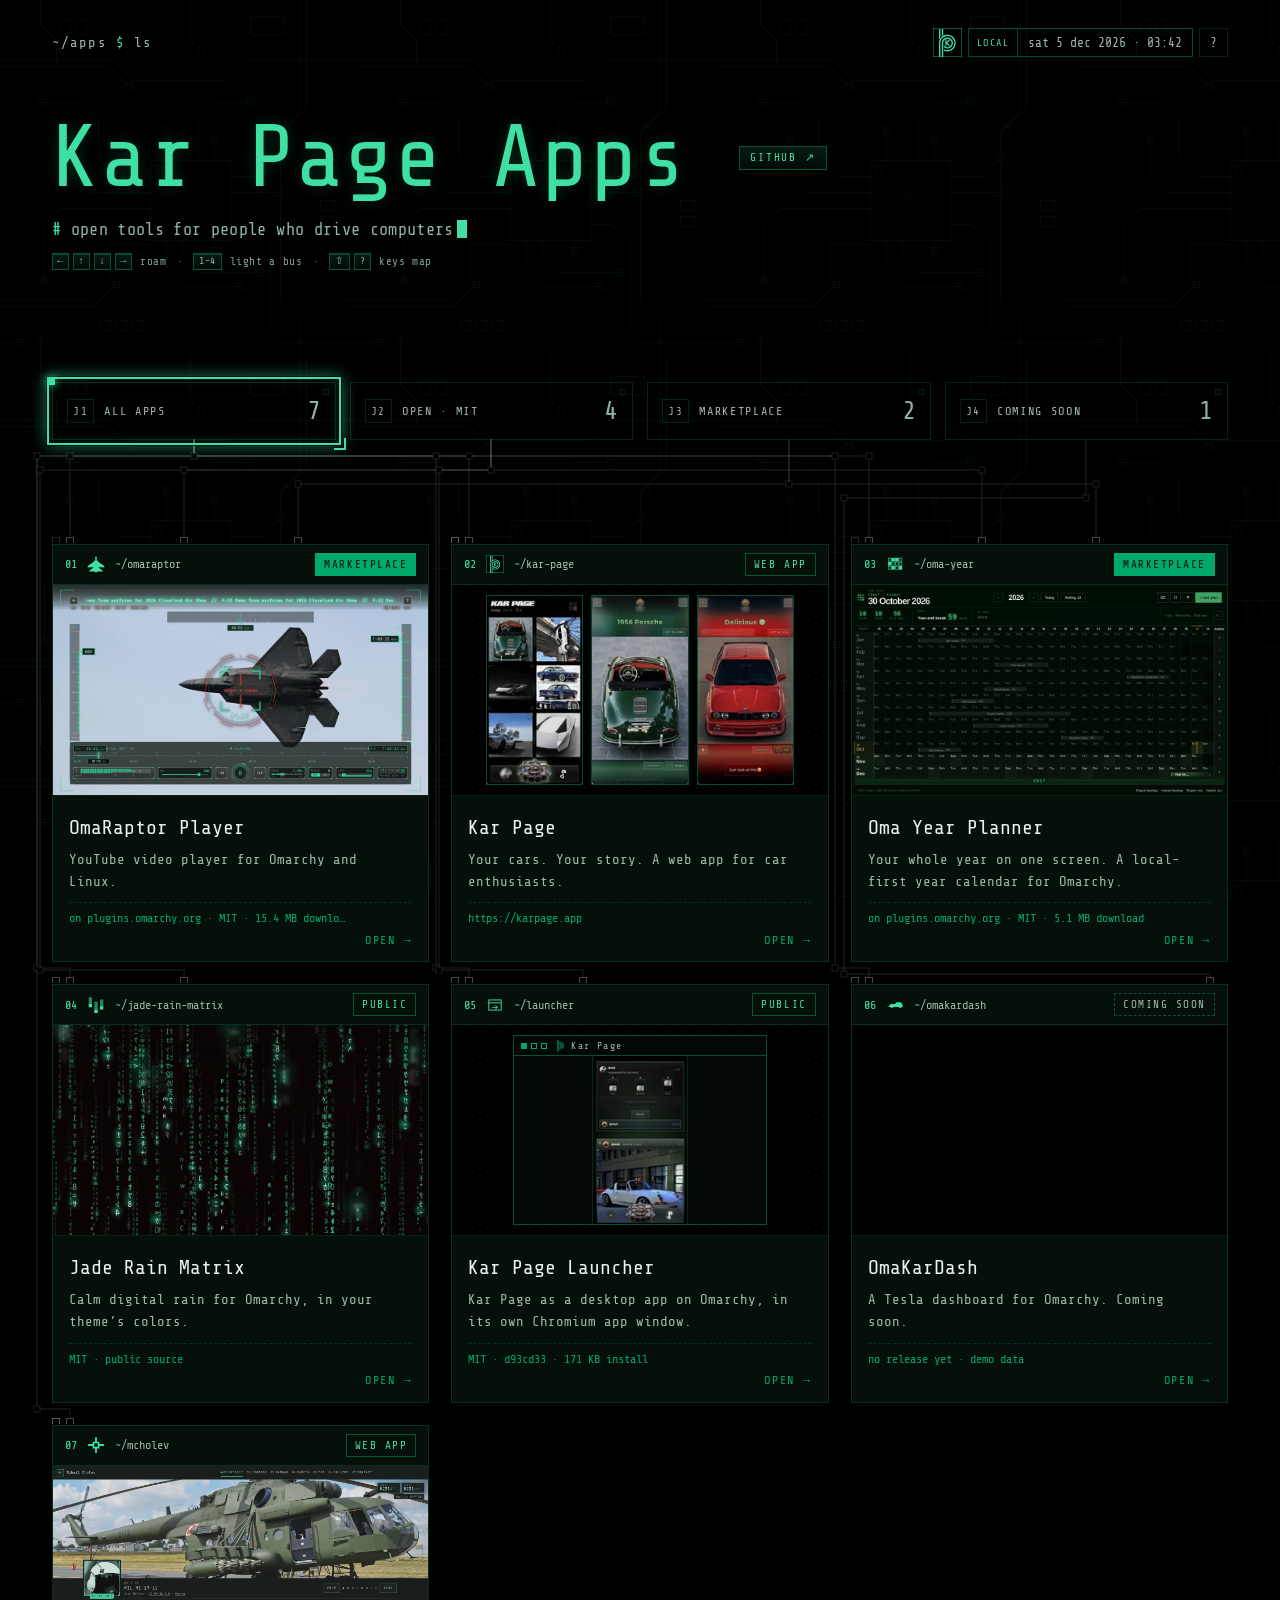
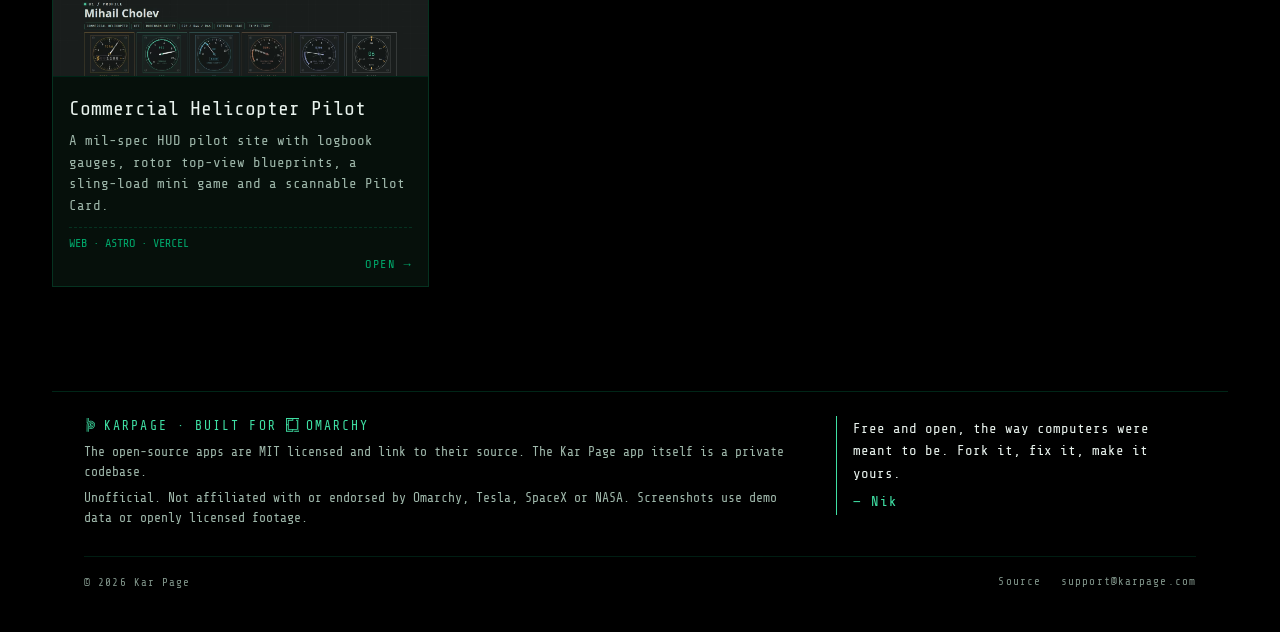
<file: site/index.html>
<!DOCTYPE html>
<html lang="en">
<head>
<meta charset="utf-8">
<meta name="viewport" content="width=device-width, initial-scale=1, maximum-scale=1, user-scalable=no">
<meta name="color-scheme" content="dark">
<meta name="theme-color" content="#000000">
<meta name="referrer" content="no-referrer">
<meta http-equiv="Content-Security-Policy" content="default-src 'self'; img-src 'self'; style-src 'self'; script-src 'self'; font-src 'self'; base-uri 'none'; form-action 'none'; object-src 'none'; frame-src https://karpage.app">
<title>Kar Page Apps</title>
<meta name="description" content="Kar Page Apps: Open tools for people who drive computers. OmaRaptor Player, a free YouTube video player for Omarchy and Linux, plus Kar Page, Oma Year Planner, Jade Rain Matrix, the Kar Page Launcher, OmaKarDash and Commercial Helicopter Pilot.">
<meta name="keywords" content="Omarchy apps, YouTube player, video player, YouTube video player for Omarchy, YouTube video player for Linux, Hyprland, mpv, yt-dlp, OmaRaptor Player, Kar Page, Oma Year Planner">
<link rel="canonical" href="https://apps.karpage.com/">
<meta property="og:type" content="website">
<meta property="og:site_name" content="Kar Page Apps">
<meta property="og:title" content="Kar Page Apps">
<meta property="og:description" content="Kar Page Apps: Open tools for people who drive computers. OmaRaptor Player, a free YouTube video player for Omarchy and Linux, plus Kar Page, Oma Year Planner, Jade Rain Matrix, the Kar Page Launcher, OmaKarDash and Commercial Helicopter Pilot.">
<meta property="og:url" content="https://apps.karpage.com/">
<meta property="og:image" content="https://apps.karpage.com/img/og-home.png">
<meta property="og:image:type" content="image/png">
<meta property="og:image:width" content="1200">
<meta property="og:image:height" content="630">
<meta property="og:image:alt" content="Kar Page Apps: a jade terminal window running ~/apps $ ls">
<meta name="twitter:image" content="https://apps.karpage.com/img/og-home.png">
<meta name="twitter:card" content="summary_large_image">
<link rel="icon" href="favicon.ico" sizes="16x16 32x32 48x48">
<link rel="icon" href="favicon.svg" type="image/svg+xml">
<link rel="apple-touch-icon" href="apple-touch-icon.png">
<link rel="manifest" href="site.webmanifest">
<link rel="preload" href="fonts/ShareTechMono-Regular.woff2" as="font" type="font/woff2" crossorigin>
<link rel="stylesheet" href="styles.css">
</head>
<body class="home">
<svg class="kpm-defs" width="0" height="0" aria-hidden="true" focusable="false"><defs><linearGradient id="kpm-g" x1="0" y1="0" x2="1" y2="1"><stop offset="0" stop-color="#a6f7d8"/><stop offset=".42" stop-color="#3fe0a4"/><stop offset=".5" stop-color="#7cefc4"/><stop offset=".58" stop-color="#3fe0a4"/><stop offset="1" stop-color="#1fb47f"/></linearGradient></defs><symbol id="kpm" viewBox="0 0 2500 4172"><path fill-rule="evenodd" d="M1 4171C0 4170 0 2060 1 2036C9 1872 42 1727 107 1579C117 1556 144 1503 156 1481C235 1339 340 1215 466 1113C584 1017 719 944 864 897C956 867 1055 848 1154 840C1215 835 1289 835 1352 841C1601 861 1838 955 2034 1113C2136 1195 2228 1297 2299 1407C2347 1481 2387 1559 2418 1641C2459 1748 2486 1864 2495 1980C2499 2019 2499 2037 2499 2086C2499 2136 2499 2153 2495 2193C2468 2516 2317 2814 2071 3029C2031 3063 1989 3095 1942 3127C1707 3284 1427 3355 1144 3331C1006 3320 872 3286 745 3230L727 3222 L727 3107C727 3015 727 2993 728 2992C729 2992 737 2996 745 3001C765 3012 812 3035 832 3044C949 3094 1067 3122 1193 3129C1218 3130 1282 3130 1307 3129C1539 3116 1755 3029 1931 2878C2105 2728 2227 2522 2273 2298C2287 2228 2293 2174 2294 2101C2295 2029 2291 1980 2280 1915C2234 1631 2071 1379 1830 1217C1752 1165 1669 1125 1580 1095C1495 1067 1414 1051 1316 1044C1293 1042 1207 1042 1184 1044C1128 1048 1092 1053 1044 1063C910 1089 785 1141 671 1217C572 1283 483 1367 412 1463C329 1574 270 1699 237 1832C223 1888 214 1939 208 2006C207 2024 207 2090 206 3098L206 4172 L103 4172C47 4172 1 4172 1 4171ZM422 4171C422 4170 422 3691 422 3106C423 2113 423 2042 424 2024C427 1990 431 1963 436 1937C463 1785 532 1646 637 1530C661 1503 701 1466 731 1441C851 1345 994 1284 1146 1265C1185 1260 1196 1260 1250 1260C1304 1260 1315 1260 1354 1265C1483 1281 1607 1328 1714 1401C1832 1481 1927 1590 1991 1718C2095 1925 2106 2172 2021 2389C1990 2467 1949 2538 1896 2603C1853 2657 1802 2707 1746 2748C1583 2871 1378 2929 1174 2910C1015 2896 864 2836 740 2738L727 2728 L727 2578C727 2434 727 2429 729 2429C730 2429 732 2432 735 2436C757 2469 796 2514 827 2542C925 2632 1042 2687 1171 2703C1199 2707 1209 2708 1250 2708C1291 2708 1301 2707 1329 2703C1529 2678 1702 2558 1798 2380C1841 2302 1865 2217 1871 2125C1873 2103 1872 2048 1870 2027C1859 1921 1826 1829 1769 1742C1744 1706 1723 1680 1690 1647C1668 1625 1656 1614 1636 1598C1497 1488 1319 1443 1144 1473C952 1506 785 1629 696 1803C660 1873 640 1941 630 2026C629 2041 629 2104 628 3106L628 4172 L525 4172C444 4172 423 4172 422 4171ZM1333 2400L1130 2198 L1130 2300C1130 2356 1130 2409 1129 2419C1127 2447 1123 2465 1111 2488C1089 2532 1048 2565 998 2578C985 2582 970 2584 959 2584L950 2584 L950 2135L951 1686 L953 1674C965 1620 1000 1575 1047 1550C1059 1544 1075 1538 1087 1536C1095 1534 1126 1531 1129 1532C1130 1533 1130 1558 1130 1734L1130 1934 L1268 1793C1366 1693 1408 1650 1414 1645C1420 1640 1428 1636 1438 1631C1456 1622 1466 1618 1483 1614C1494 1612 1496 1612 1516 1612C1535 1612 1540 1612 1548 1614C1576 1620 1601 1631 1630 1651C1644 1660 1646 1663 1645 1664C1645 1666 1294 2026 1269 2051L1254 2067 L1401 2215C1482 2296 1550 2365 1553 2367C1563 2380 1574 2399 1580 2416C1594 2455 1593 2501 1579 2539C1573 2557 1561 2578 1550 2591C1547 2595 1537 2603 1536 2603C1536 2603 1444 2512 1333 2400ZM0 1621C0 1620 0 1255 0 810L0 0 L103 0L206 0 L206 632L206 1262 L196 1276C122 1371 59 1481 13 1598C4 1620 2 1624 0 1621ZM422 1042C422 1041 422 806 422 520L422 0 L525 0L628 0 L628 456L628 911 L610 921C555 951 500 986 447 1026C435 1035 425 1043 424 1043C423 1043 423 1042 422 1042Z"/></symbol></svg>
<a class="skip" href="#apps">Skip to apps</a>
<div class="wrap home-w">
<svg class="tr" id="tr" aria-hidden="true" focusable="false"></svg>
<header class="mast">
<div class="mhead">
<p class="prompt">~/apps <span>$</span> ls</p>
<div class="h1row"><h1>Kar Page Apps</h1><a class="kact" href="https://github.com/KarPage" rel="noopener"><span class="kact-k">GITHUB</span><span class="kact-a" aria-hidden="true">↗</span></a></div>
<div class="ckrow"><button class="kpbox" type="button" aria-haspopup="dialog" aria-label="Kar Page. Open the preview card"><svg class="kpm" viewBox="0 0 2500 4172" aria-hidden="true" focusable="false"><use href="#kpm"/></svg></button><p class="clock" aria-hidden="true"><b>local</b><time>--- -- --- ---- · --:--</time></p><span class="keys qk" aria-hidden="true"><span class="qw"><kbd data-key="ArrowLeft">←</kbd><kbd data-key="ArrowUp">↑</kbd><kbd data-key="ArrowDown">↓</kbd><kbd data-key="ArrowRight">→</kbd></span><kbd class="qq" data-key="?">?</kbd></span></div>
</div>
<div class="pitchrow"><span class="hsub" aria-hidden="true"><span class="hs-t" data-tw="# open tools for people who drive computers|/omaraptor — youtube player for omarchy|/kar-page — your cars. your story.|/oma-year — your year on one screen|/jade-rain-matrix — calm digital rain|/launcher — kar page as a desktop app|/omakardash — your car on your desktop|/mcholev — commercial helicopter pilot &amp; cfi"><span class="sl">#</span> open tools for people who drive computers<span class="hs-c"></span></span></span></div>
<p class="ktip keys" aria-hidden="true"><i class="t-kb"><span class="kg"><kbd data-key="ArrowLeft">←</kbd><kbd data-key="ArrowUp">↑</kbd><kbd data-key="ArrowDown">↓</kbd><kbd data-key="ArrowRight">→</kbd><em>roam</em></span><span class="kd">·</span><span class="kg"><kbd class="w kn" data-key="1">1–4</kbd><em>light a bus</em></span><span class="kd">·</span><span class="kg"><kbd class="w" data-key="Shift">⇧</kbd><kbd data-key="?">?</kbd><em>keys map</em></span></i><i class="t-touch">tap a bus to light its apps · tap a card to open</i></p>
<!-- hand-made home board: tools/build-site.py leaves index.html alone -->
<p class="probe" id="probe" aria-live="polite"><span class="probe-t"></span><button class="reset" type="button" hidden>× ALL</button></p>
<div class="pads" role="group" aria-label="Filter apps"><button class="pad" type="button" aria-pressed="false" aria-controls="grid" data-filter="all" data-name="all apps" aria-label="All apps: 7 apps"><i class="pled" aria-hidden="true"></i><span class="ref" aria-hidden="true">J1</span><span class="pk" aria-hidden="true"><span class="pl">all apps</span><span class="ps">all</span></span><span class="pv" aria-hidden="true">7</span></button><button class="pad" type="button" aria-pressed="false" aria-controls="grid" data-filter="open" data-name="open source · MIT" aria-label="Open source · mit: 4 apps"><i class="pled" aria-hidden="true"></i><span class="ref" aria-hidden="true">J2</span><span class="pk" aria-hidden="true"><span class="pl">open · MIT</span><span class="ps">open</span></span><span class="pv" aria-hidden="true">4</span></button><button class="pad" type="button" aria-pressed="false" aria-controls="grid" data-filter="marketplace" data-name="omarchy marketplace" aria-label="Omarchy marketplace: 2 apps"><i class="pled" aria-hidden="true"></i><span class="ref" aria-hidden="true">J3</span><span class="pk" aria-hidden="true"><span class="pl">marketplace</span><span class="ps">mkt</span></span><span class="pv" aria-hidden="true">2</span></button><button class="pad" type="button" aria-pressed="false" aria-controls="grid" data-filter="soon" data-name="coming soon" aria-label="Coming soon: 1 app"><i class="pled" aria-hidden="true"></i><span class="ref" aria-hidden="true">J4</span><span class="pk" aria-hidden="true"><span class="pl">coming soon</span><span class="ps">soon</span></span><span class="pv" aria-hidden="true">1</span></button></div>
<div class="bus" aria-hidden="true"></div>
</header>
<main id="apps" tabindex="-1">
<ul class="tiles" id="grid">
<li data-tags="all open marketplace"><a class="tile" href="/omaraptor">
<div class="tile-bar"><span class="num">01</span><span class="mark" aria-hidden="true"><svg viewBox="0 0 32 32" fill="currentColor"><path fill-rule="evenodd" d="M16 1.25 17.3 4.6 17.9 8.4 19.3 11.6 30.75 19.6 30.75 22 21.3 21.4 21.9 23.6 27.4 27.6 27.4 29.9 20.4 28.9 18.6 30.75 16 30 13.4 30.75 11.6 28.9 4.6 29.9 4.6 27.6 10.1 23.6 10.7 21.4 1.25 22 1.25 19.6 12.7 11.6 14.1 8.4 14.7 4.6ZM16 5.4 16.75 8 16 11.2 15.25 8Z"/></svg></span><span class="tile-path">~/omaraptor</span><span class="badge s-marketplace">MARKETPLACE</span></div>
<div class="tile-shot"><picture><source type="image/avif" srcset="img/omr-f22-fs-lock.avif 1x, img/omr-f22-fs-lock-2x.avif 2x"><source type="image/webp" srcset="img/omr-f22-fs-lock.webp 1x, img/omr-f22-fs-lock-2x.webp 2x"><img draggable="false" src="img/omr-f22-fs-lock.png" alt="OmaRaptor Player fullscreen: the reticle locks on an F-22 Raptor filling the frame, with the full cockpit HUD, title ticker, heading tape, volume and remaining-time tapes, the control bar and the live audio meter." width="960" height="540" decoding="async" loading="eager" fetchpriority="high"></picture></div>
<div class="tile-body"><h2>OmaRaptor Player</h2><p>YouTube video player for Omarchy and Linux.</p><code class="tile-meta">on plugins.omarchy.org · MIT · 15.4 MB download</code><span class="go" aria-hidden="true">OPEN →</span></div>
</a></li>
<li data-tags="all"><a class="tile" href="/kar-page">
<div class="tile-bar"><span class="num">02</span><span class="mark kp" aria-hidden="true"><svg viewBox="0 0 2500 4172" fill="currentColor"><path fill-rule="evenodd" d="M1 4171C0 4170 0 2060 1 2036C9 1872 42 1727 107 1579C117 1556 144 1503 156 1481C235 1339 340 1215 466 1113C584 1017 719 944 864 897C956 867 1055 848 1154 840C1215 835 1289 835 1352 841C1601 861 1838 955 2034 1113C2136 1195 2228 1297 2299 1407C2347 1481 2387 1559 2418 1641C2459 1748 2486 1864 2495 1980C2499 2019 2499 2037 2499 2086C2499 2136 2499 2153 2495 2193C2468 2516 2317 2814 2071 3029C2031 3063 1989 3095 1942 3127C1707 3284 1427 3355 1144 3331C1006 3320 872 3286 745 3230L727 3222 L727 3107C727 3015 727 2993 728 2992C729 2992 737 2996 745 3001C765 3012 812 3035 832 3044C949 3094 1067 3122 1193 3129C1218 3130 1282 3130 1307 3129C1539 3116 1755 3029 1931 2878C2105 2728 2227 2522 2273 2298C2287 2228 2293 2174 2294 2101C2295 2029 2291 1980 2280 1915C2234 1631 2071 1379 1830 1217C1752 1165 1669 1125 1580 1095C1495 1067 1414 1051 1316 1044C1293 1042 1207 1042 1184 1044C1128 1048 1092 1053 1044 1063C910 1089 785 1141 671 1217C572 1283 483 1367 412 1463C329 1574 270 1699 237 1832C223 1888 214 1939 208 2006C207 2024 207 2090 206 3098L206 4172 L103 4172C47 4172 1 4172 1 4171ZM422 4171C422 4170 422 3691 422 3106C423 2113 423 2042 424 2024C427 1990 431 1963 436 1937C463 1785 532 1646 637 1530C661 1503 701 1466 731 1441C851 1345 994 1284 1146 1265C1185 1260 1196 1260 1250 1260C1304 1260 1315 1260 1354 1265C1483 1281 1607 1328 1714 1401C1832 1481 1927 1590 1991 1718C2095 1925 2106 2172 2021 2389C1990 2467 1949 2538 1896 2603C1853 2657 1802 2707 1746 2748C1583 2871 1378 2929 1174 2910C1015 2896 864 2836 740 2738L727 2728 L727 2578C727 2434 727 2429 729 2429C730 2429 732 2432 735 2436C757 2469 796 2514 827 2542C925 2632 1042 2687 1171 2703C1199 2707 1209 2708 1250 2708C1291 2708 1301 2707 1329 2703C1529 2678 1702 2558 1798 2380C1841 2302 1865 2217 1871 2125C1873 2103 1872 2048 1870 2027C1859 1921 1826 1829 1769 1742C1744 1706 1723 1680 1690 1647C1668 1625 1656 1614 1636 1598C1497 1488 1319 1443 1144 1473C952 1506 785 1629 696 1803C660 1873 640 1941 630 2026C629 2041 629 2104 628 3106L628 4172 L525 4172C444 4172 423 4172 422 4171ZM1333 2400L1130 2198 L1130 2300C1130 2356 1130 2409 1129 2419C1127 2447 1123 2465 1111 2488C1089 2532 1048 2565 998 2578C985 2582 970 2584 959 2584L950 2584 L950 2135L951 1686 L953 1674C965 1620 1000 1575 1047 1550C1059 1544 1075 1538 1087 1536C1095 1534 1126 1531 1129 1532C1130 1533 1130 1558 1130 1734L1130 1934 L1268 1793C1366 1693 1408 1650 1414 1645C1420 1640 1428 1636 1438 1631C1456 1622 1466 1618 1483 1614C1494 1612 1496 1612 1516 1612C1535 1612 1540 1612 1548 1614C1576 1620 1601 1631 1630 1651C1644 1660 1646 1663 1645 1664C1645 1666 1294 2026 1269 2051L1254 2067 L1401 2215C1482 2296 1550 2365 1553 2367C1563 2380 1574 2399 1580 2416C1594 2455 1593 2501 1579 2539C1573 2557 1561 2578 1550 2591C1547 2595 1537 2603 1536 2603C1536 2603 1444 2512 1333 2400ZM0 1621C0 1620 0 1255 0 810L0 0 L103 0L206 0 L206 632L206 1262 L196 1276C122 1371 59 1481 13 1598C4 1620 2 1624 0 1621ZM422 1042C422 1041 422 806 422 520L422 0 L525 0L628 0 L628 456L628 911 L610 921C555 951 500 986 447 1026C435 1035 425 1043 424 1043C423 1043 423 1042 422 1042Z"/></svg></span><span class="tile-path">~/kar-page</span><span class="badge s-web-app">WEB APP</span></div>
<div class="tile-shot trio"><img draggable="false" src="img/kp-t1-grid.webp" srcset="img/kp-t1-grid.webp 1x, img/kp-t1-grid-2x.webp 2x" alt="Kar Page home grid of car spots" width="122" height="240" decoding="async" loading="lazy"><img draggable="false" src="img/kp-t2-porsche.webp" srcset="img/kp-t2-porsche.webp 1x, img/kp-t2-porsche-2x.webp 2x" alt="Kar Page post of a green 1956 Porsche" width="122" height="240" decoding="async" loading="lazy"><img draggable="false" src="img/kp-t3-m3.webp" srcset="img/kp-t3-m3.webp 1x, img/kp-t3-m3-2x.webp 2x" alt="Kar Page post of a red BMW M3" width="122" height="240" decoding="async" loading="lazy"></div>
<div class="tile-body"><h2>Kar Page</h2><p>Your cars. Your story. A web app for car enthusiasts.</p><code class="tile-meta">https://karpage.app</code><span class="go" aria-hidden="true">OPEN →</span></div>
</a></li>
<li data-tags="all open marketplace"><a class="tile" href="/oma-year">
<div class="tile-bar"><span class="num">03</span><span class="mark" aria-hidden="true"><svg viewBox="0 0 32 32" fill="none" stroke="currentColor" stroke-width="1"><rect x="4.0" y="5.5" width="5" height="5.4"/><rect x="10.4" y="5.5" width="5" height="5.4" fill="currentColor"/><rect x="16.8" y="5.5" width="5" height="5.4" fill="currentColor"/><rect x="23.2" y="5.5" width="5" height="5.4"/><rect x="4.0" y="12.7" width="5" height="5.4" fill="currentColor"/><rect x="10.4" y="12.7" width="5" height="5.4"/><rect x="16.8" y="12.7" width="5" height="5.4"/><rect x="23.2" y="12.7" width="5" height="5.4"/><rect x="4.0" y="19.9" width="5" height="5.4"/><rect x="10.4" y="19.9" width="5" height="5.4" fill="currentColor"/><rect x="16.8" y="19.9" width="5" height="5.4"/><rect x="23.2" y="19.9" width="5" height="5.4" fill="currentColor"/></svg></span><span class="tile-path">~/oma-year</span><span class="badge s-marketplace">MARKETPLACE</span></div>
<div class="tile-shot"><picture><source type="image/avif" srcset="img/oyp-board.avif 1x, img/oyp-board-2x.avif 2x"><source type="image/webp" srcset="img/oyp-board.webp 1x, img/oyp-board-2x.webp 2x"><img draggable="false" src="img/oyp-board.png" alt="Oma Year Planner with the full 2026 year on one board: the built-in demo plans Ski week, City break, Wedding weekend, Workshop, Coast week, Lake week, Autumn hike and Year-end break, with plans, trips and days-away counts on the strip and today marked in October." width="960" height="540" decoding="async" loading="lazy"></picture></div>
<div class="tile-body"><h2>Oma Year Planner</h2><p>Your whole year on one screen. A local-first year calendar for Omarchy.</p><code class="tile-meta">on plugins.omarchy.org · MIT · 5.1 MB download</code><span class="go" aria-hidden="true">OPEN →</span></div>
</a></li>
<li data-tags="all open"><a class="tile" href="/jade-rain-matrix">
<div class="tile-bar"><span class="num">04</span><span class="mark" aria-hidden="true"><svg viewBox="0 0 32 32" fill="currentColor"><path opacity=".55" d="M3 2h6v12H3zM13 10h6v14h-6zM23 6h6v12h-6z"/><path d="M3 14h6v6H3zM13 24h6v6h-6zM23 18h6v6h-6z"/></svg></span><span class="tile-path">~/jade-rain-matrix</span><span class="badge s-public">PUBLIC</span></div>
<div class="tile-shot"><div class="rain-loop"><video class="rain-video" data-rain-loop width="1920" height="1158" poster="img/jade-rain-loop-poster.webp" autoplay muted loop playsinline preload="none" aria-label="Silent live-screen recording of Jade Rain Matrix with its original Kar Page words and logo, exactly as configured."><source data-src="media/jade-rain-loop.webm" type="video/webm"><source data-src="media/jade-rain-loop.mp4" type="video/mp4"></video><img draggable="false" class="rain-poster" src="img/jade-rain-loop-poster.webp" alt="Silent live-screen recording of Jade Rain Matrix with its original Kar Page words and logo, exactly as configured." width="1920" height="1158" decoding="async"></div></div>
<div class="tile-body"><h2>Jade Rain Matrix</h2><p>Calm digital rain for Omarchy, in your theme’s colors.</p><code class="tile-meta">MIT · public source</code><span class="go" aria-hidden="true">OPEN →</span></div>
</a></li>
<li data-tags="all open"><a class="tile" href="/launcher">
<div class="tile-bar"><span class="num">05</span><span class="mark" aria-hidden="true"><svg viewBox="0 0 32 32" fill="none" stroke="currentColor" stroke-width="1.6" stroke-linecap="square"><rect x="5" y="7" width="22" height="18"/><path d="M5 12.2h22M12 20.2h8M17.2 17.4 20.2 20.2 17.2 23"/></svg></span><span class="tile-path">~/launcher</span><span class="badge s-public">PUBLIC</span></div>
<div class="tile-shot winbox"><div class="win"><div class="win-bar"><span class="win-ctl" aria-hidden="true"><i></i><i></i><i></i></span><b><svg class="g" aria-hidden="true" focusable="false" viewBox="0 0 2500 4172" fill="currentColor"><path fill-rule="evenodd" d="M1 4171C0 4170 0 2060 1 2036C9 1872 42 1727 107 1579C117 1556 144 1503 156 1481C235 1339 340 1215 466 1113C584 1017 719 944 864 897C956 867 1055 848 1154 840C1215 835 1289 835 1352 841C1601 861 1838 955 2034 1113C2136 1195 2228 1297 2299 1407C2347 1481 2387 1559 2418 1641C2459 1748 2486 1864 2495 1980C2499 2019 2499 2037 2499 2086C2499 2136 2499 2153 2495 2193C2468 2516 2317 2814 2071 3029C2031 3063 1989 3095 1942 3127C1707 3284 1427 3355 1144 3331C1006 3320 872 3286 745 3230L727 3222 L727 3107C727 3015 727 2993 728 2992C729 2992 737 2996 745 3001C765 3012 812 3035 832 3044C949 3094 1067 3122 1193 3129C1218 3130 1282 3130 1307 3129C1539 3116 1755 3029 1931 2878C2105 2728 2227 2522 2273 2298C2287 2228 2293 2174 2294 2101C2295 2029 2291 1980 2280 1915C2234 1631 2071 1379 1830 1217C1752 1165 1669 1125 1580 1095C1495 1067 1414 1051 1316 1044C1293 1042 1207 1042 1184 1044C1128 1048 1092 1053 1044 1063C910 1089 785 1141 671 1217C572 1283 483 1367 412 1463C329 1574 270 1699 237 1832C223 1888 214 1939 208 2006C207 2024 207 2090 206 3098L206 4172 L103 4172C47 4172 1 4172 1 4171ZM422 4171C422 4170 422 3691 422 3106C423 2113 423 2042 424 2024C427 1990 431 1963 436 1937C463 1785 532 1646 637 1530C661 1503 701 1466 731 1441C851 1345 994 1284 1146 1265C1185 1260 1196 1260 1250 1260C1304 1260 1315 1260 1354 1265C1483 1281 1607 1328 1714 1401C1832 1481 1927 1590 1991 1718C2095 1925 2106 2172 2021 2389C1990 2467 1949 2538 1896 2603C1853 2657 1802 2707 1746 2748C1583 2871 1378 2929 1174 2910C1015 2896 864 2836 740 2738L727 2728 L727 2578C727 2434 727 2429 729 2429C730 2429 732 2432 735 2436C757 2469 796 2514 827 2542C925 2632 1042 2687 1171 2703C1199 2707 1209 2708 1250 2708C1291 2708 1301 2707 1329 2703C1529 2678 1702 2558 1798 2380C1841 2302 1865 2217 1871 2125C1873 2103 1872 2048 1870 2027C1859 1921 1826 1829 1769 1742C1744 1706 1723 1680 1690 1647C1668 1625 1656 1614 1636 1598C1497 1488 1319 1443 1144 1473C952 1506 785 1629 696 1803C660 1873 640 1941 630 2026C629 2041 629 2104 628 3106L628 4172 L525 4172C444 4172 423 4172 422 4171ZM1333 2400L1130 2198 L1130 2300C1130 2356 1130 2409 1129 2419C1127 2447 1123 2465 1111 2488C1089 2532 1048 2565 998 2578C985 2582 970 2584 959 2584L950 2584 L950 2135L951 1686 L953 1674C965 1620 1000 1575 1047 1550C1059 1544 1075 1538 1087 1536C1095 1534 1126 1531 1129 1532C1130 1533 1130 1558 1130 1734L1130 1934 L1268 1793C1366 1693 1408 1650 1414 1645C1420 1640 1428 1636 1438 1631C1456 1622 1466 1618 1483 1614C1494 1612 1496 1612 1516 1612C1535 1612 1540 1612 1548 1614C1576 1620 1601 1631 1630 1651C1644 1660 1646 1663 1645 1664C1645 1666 1294 2026 1269 2051L1254 2067 L1401 2215C1482 2296 1550 2365 1553 2367C1563 2380 1574 2399 1580 2416C1594 2455 1593 2501 1579 2539C1573 2557 1561 2578 1550 2591C1547 2595 1537 2603 1536 2603C1536 2603 1444 2512 1333 2400ZM0 1621C0 1620 0 1255 0 810L0 0 L103 0L206 0 L206 632L206 1262 L196 1276C122 1371 59 1481 13 1598C4 1620 2 1624 0 1621ZM422 1042C422 1041 422 806 422 520L422 0 L525 0L628 0 L628 456L628 911 L610 921C555 951 500 986 447 1026C435 1035 425 1043 424 1043C423 1043 423 1042 422 1042Z"/></svg>Kar Page</b></div><div class="win-body"><img draggable="false" src="img/kp-launcher.webp" srcset="img/kp-launcher.webp 1x, img/kp-launcher-2x.webp 2x" alt="Kar Page in the Launcher app window" width="111" height="200" decoding="async" loading="lazy"></div></div></div>
<div class="tile-body"><h2>Kar Page Launcher</h2><p>Kar Page as a desktop app on Omarchy, in its own Chromium app window.</p><code class="tile-meta">MIT · d93cd33 · 171 KB install</code><span class="go" aria-hidden="true">OPEN →</span></div>
</a></li>
<li data-tags="all soon"><a class="tile" href="/omakardash">
<div class="tile-bar"><span class="num">06</span><span class="mark" aria-hidden="true"><svg viewBox="0 0 32 32" fill="currentColor"><path d="M4.5 19.5c1-3.6 3-5.4 6-5.4h5.6l2.2-3.2h6.4c2 0 3.4 1.3 4 3l.8 2.4v3.2h-1.7a2.7 2.7 0 0 1-5.2 0h-9.6a2.7 2.7 0 0 1-5.2 0H4.5v-2.8z"/></svg></span><span class="tile-path">~/omakardash</span><span class="badge s-coming-soon">COMING SOON</span></div>
<div class="tile-shot"><picture><source type="image/avif" srcset="img/okd6-jade.avif 1x, img/okd6-jade-2x.avif 2x"><source type="image/webp" srcset="img/okd6-jade.webp 1x, img/okd6-jade-2x.webp 2x"><img draggable="false" src="img/okd6-jade.png" alt="OmaKarDash Jade theme on a Model Y: 69 percent charge and 231 miles, unplugged with an 80 percent charge limit, climate off at 77°F inside and 75°F outside, tires at 36 and 37 psi, the car locked, and software 2026.38.5.11 installed. Flash, honk, vent and close controls sit on the panels." width="960" height="583" decoding="async" loading="lazy"></picture></div>
<div class="tile-body"><h2>OmaKarDash</h2><p>A Tesla dashboard for Omarchy. Coming soon.</p><code class="tile-meta">no release yet · demo data</code><span class="go" aria-hidden="true">OPEN →</span></div>
</a></li>
<li data-tags="all"><a class="tile" href="/mcholev">
<div class="tile-bar"><span class="num">07</span><span class="mark" aria-hidden="true"><svg viewBox="0 0 32 32" fill="currentColor"><path fill-rule="evenodd" d="M14.4 2h3.2V10h-3.2zM14.4 22h3.2V30h-3.2zM2 14.4H10v3.2H2zM22 14.4h8v3.2h-8zM10 10h12v12H10zm3 3h6v6h-6z"/></svg></span><span class="tile-path">~/mcholev</span><span class="badge s-web-app">WEB APP</span></div>
<div class="tile-shot"><picture><source type="image/avif" srcset="img/mcholev-cover.avif 1x"><source type="image/webp" srcset="img/mcholev-cover.webp 1x"><img draggable="false" src="img/mcholev-cover.png" alt="Site cover: a Mil Mi-17-1V on the flight line above a dark HUD, with commercial helicopter and CFI tags and logbook gauges for total time, PIC, cross-country, dual given, Bell 206 and types." width="1440" height="900" decoding="sync" loading="eager"></picture></div>
<div class="tile-body"><h2>Commercial Helicopter Pilot</h2><p>A mil-spec HUD pilot site with logbook gauges, rotor top-view blueprints, a sling-load mini game and a scannable Pilot Card.</p><code class="tile-meta">WEB · ASTRO · VERCEL</code><span class="go" aria-hidden="true">OPEN →</span></div>
</a></li>
</ul>
</main>
<footer class="foot">
<div class="foot-top">
<div class="foot-main">
<p class="foot-brand"><svg class="g" aria-hidden="true" focusable="false" viewBox="0 0 2500 4172" fill="currentColor"><path fill-rule="evenodd" d="M1 4171C0 4170 0 2060 1 2036C9 1872 42 1727 107 1579C117 1556 144 1503 156 1481C235 1339 340 1215 466 1113C584 1017 719 944 864 897C956 867 1055 848 1154 840C1215 835 1289 835 1352 841C1601 861 1838 955 2034 1113C2136 1195 2228 1297 2299 1407C2347 1481 2387 1559 2418 1641C2459 1748 2486 1864 2495 1980C2499 2019 2499 2037 2499 2086C2499 2136 2499 2153 2495 2193C2468 2516 2317 2814 2071 3029C2031 3063 1989 3095 1942 3127C1707 3284 1427 3355 1144 3331C1006 3320 872 3286 745 3230L727 3222 L727 3107C727 3015 727 2993 728 2992C729 2992 737 2996 745 3001C765 3012 812 3035 832 3044C949 3094 1067 3122 1193 3129C1218 3130 1282 3130 1307 3129C1539 3116 1755 3029 1931 2878C2105 2728 2227 2522 2273 2298C2287 2228 2293 2174 2294 2101C2295 2029 2291 1980 2280 1915C2234 1631 2071 1379 1830 1217C1752 1165 1669 1125 1580 1095C1495 1067 1414 1051 1316 1044C1293 1042 1207 1042 1184 1044C1128 1048 1092 1053 1044 1063C910 1089 785 1141 671 1217C572 1283 483 1367 412 1463C329 1574 270 1699 237 1832C223 1888 214 1939 208 2006C207 2024 207 2090 206 3098L206 4172 L103 4172C47 4172 1 4172 1 4171ZM422 4171C422 4170 422 3691 422 3106C423 2113 423 2042 424 2024C427 1990 431 1963 436 1937C463 1785 532 1646 637 1530C661 1503 701 1466 731 1441C851 1345 994 1284 1146 1265C1185 1260 1196 1260 1250 1260C1304 1260 1315 1260 1354 1265C1483 1281 1607 1328 1714 1401C1832 1481 1927 1590 1991 1718C2095 1925 2106 2172 2021 2389C1990 2467 1949 2538 1896 2603C1853 2657 1802 2707 1746 2748C1583 2871 1378 2929 1174 2910C1015 2896 864 2836 740 2738L727 2728 L727 2578C727 2434 727 2429 729 2429C730 2429 732 2432 735 2436C757 2469 796 2514 827 2542C925 2632 1042 2687 1171 2703C1199 2707 1209 2708 1250 2708C1291 2708 1301 2707 1329 2703C1529 2678 1702 2558 1798 2380C1841 2302 1865 2217 1871 2125C1873 2103 1872 2048 1870 2027C1859 1921 1826 1829 1769 1742C1744 1706 1723 1680 1690 1647C1668 1625 1656 1614 1636 1598C1497 1488 1319 1443 1144 1473C952 1506 785 1629 696 1803C660 1873 640 1941 630 2026C629 2041 629 2104 628 3106L628 4172 L525 4172C444 4172 423 4172 422 4171ZM1333 2400L1130 2198 L1130 2300C1130 2356 1130 2409 1129 2419C1127 2447 1123 2465 1111 2488C1089 2532 1048 2565 998 2578C985 2582 970 2584 959 2584L950 2584 L950 2135L951 1686 L953 1674C965 1620 1000 1575 1047 1550C1059 1544 1075 1538 1087 1536C1095 1534 1126 1531 1129 1532C1130 1533 1130 1558 1130 1734L1130 1934 L1268 1793C1366 1693 1408 1650 1414 1645C1420 1640 1428 1636 1438 1631C1456 1622 1466 1618 1483 1614C1494 1612 1496 1612 1516 1612C1535 1612 1540 1612 1548 1614C1576 1620 1601 1631 1630 1651C1644 1660 1646 1663 1645 1664C1645 1666 1294 2026 1269 2051L1254 2067 L1401 2215C1482 2296 1550 2365 1553 2367C1563 2380 1574 2399 1580 2416C1594 2455 1593 2501 1579 2539C1573 2557 1561 2578 1550 2591C1547 2595 1537 2603 1536 2603C1536 2603 1444 2512 1333 2400ZM0 1621C0 1620 0 1255 0 810L0 0 L103 0L206 0 L206 632L206 1262 L196 1276C122 1371 59 1481 13 1598C4 1620 2 1624 0 1621ZM422 1042C422 1041 422 806 422 520L422 0 L525 0L628 0 L628 456L628 911 L610 921C555 951 500 986 447 1026C435 1035 425 1043 424 1043C423 1043 423 1042 422 1042Z"/></svg>KARPAGE · BUILT FOR <svg class="g" viewBox="0 0 24 24" aria-hidden="true" focusable="false"><path fill="currentColor" d="M0 0v24h12.8v-3.2h8V3.2h-3.2v1.6h1.6v14.4H4.8V4.8h8V1.6h9.6v20.8h-8V24H24V0Zm1.6 1.6h9.6v1.6h-8v8H1.6Zm0 11.2h1.6v8h8v1.6H1.6Z"/></svg>OMARCHY</p>
<p>The open-source apps are MIT licensed and link to their source. The Kar Page app itself is a private codebase.</p>
<p>Unofficial. Not affiliated with or endorsed by Omarchy, Tesla, SpaceX or NASA. Screenshots use demo data or openly licensed footage.</p>
</div>
<blockquote class="foot-note"><p>Free and open, the way computers were meant to be. Fork it, fix it, make it yours.</p><cite>— Nik</cite></blockquote>
</div>
<div class="foot-legal"><span>© 2026 Kar Page</span><nav aria-label="Footer"><a href="https://github.com/KarPage" rel="noopener">Source</a><a href="mailto:support@karpage.com">support@karpage.com</a></nav></div>
</footer>
<script src="site.js"></script>
</body>
</html>
</file>
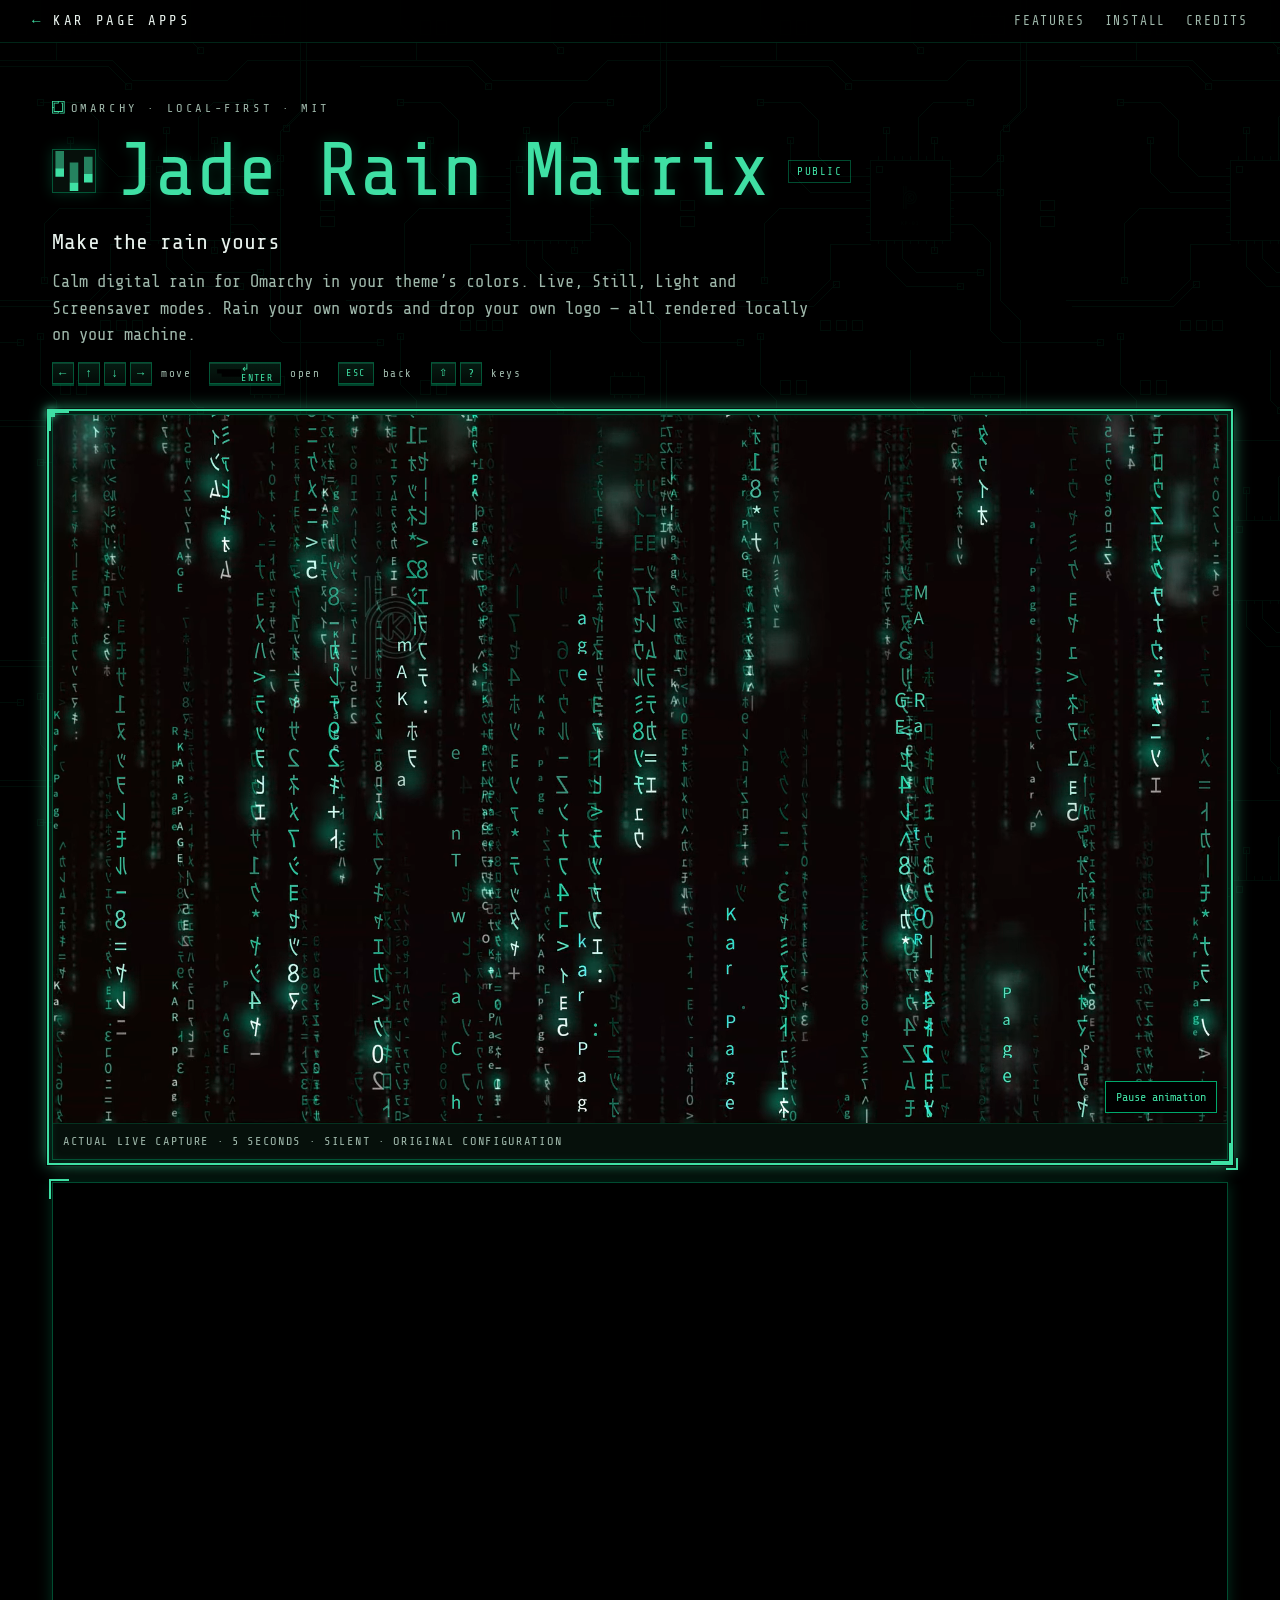
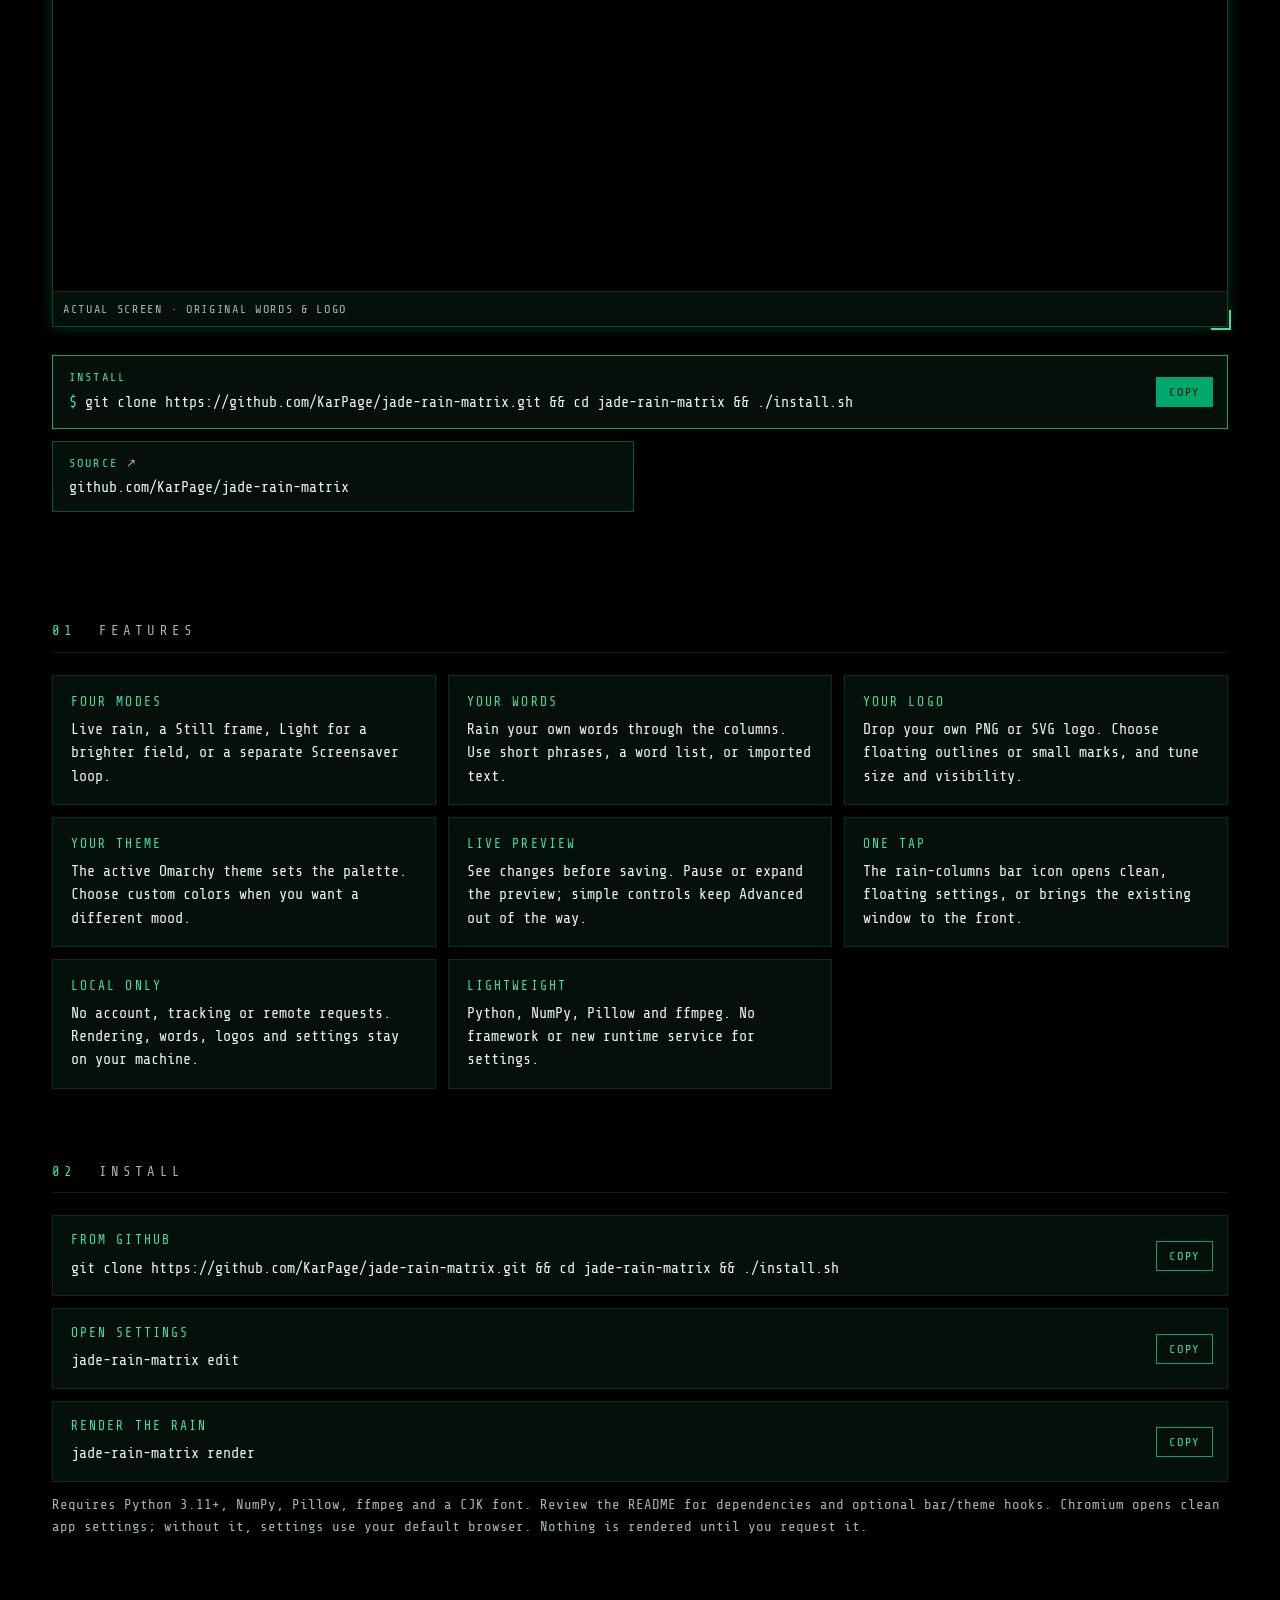
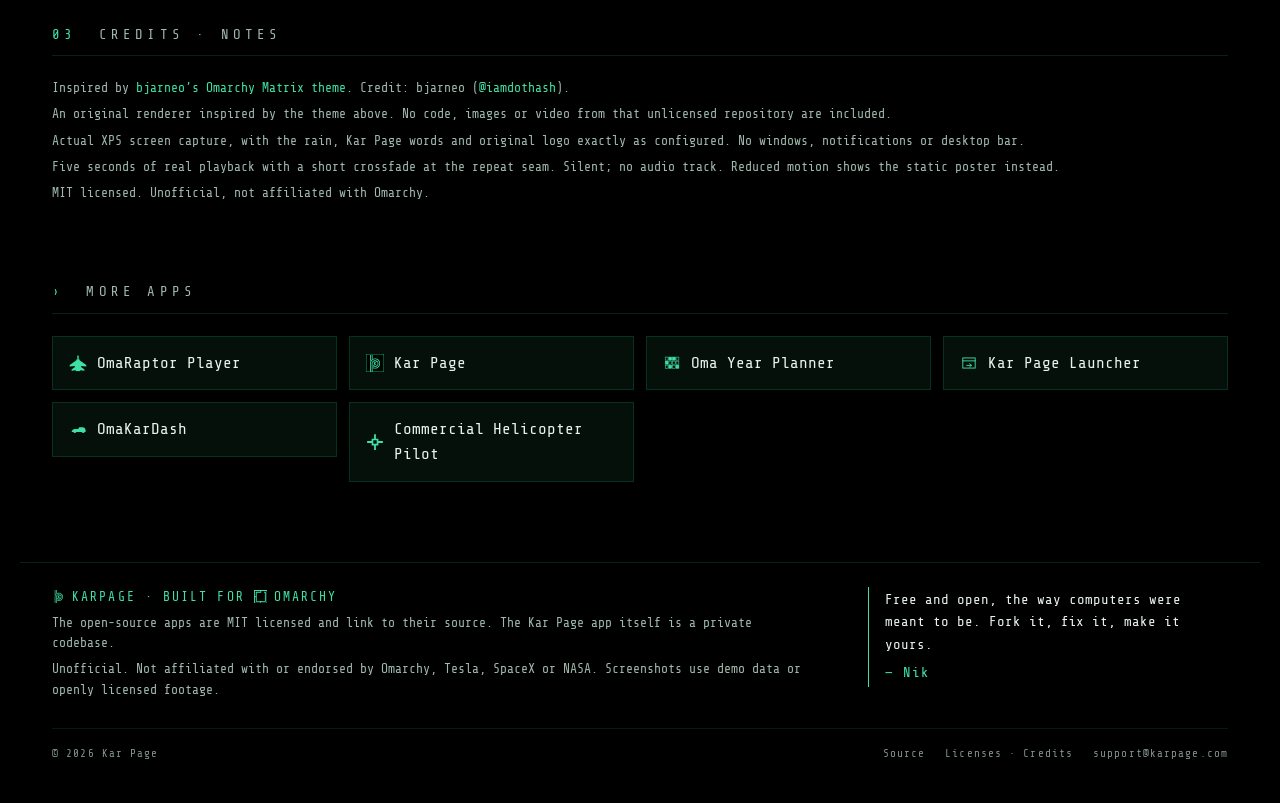
<file: site/jade-rain-matrix.html>
<!DOCTYPE html>
<html lang="en">
<head>
<meta charset="utf-8">
<meta name="viewport" content="width=device-width, initial-scale=1, maximum-scale=1, user-scalable=no">
<meta name="color-scheme" content="dark">
<meta name="theme-color" content="#000000">
<meta name="referrer" content="no-referrer">
<meta http-equiv="Content-Security-Policy" content="default-src 'self'; img-src 'self'; style-src 'self'; script-src 'self'; font-src 'self'; base-uri 'none'; form-action 'none'; object-src 'none'; frame-src https://karpage.app">
<title>Jade Rain Matrix: calm digital rain for Omarchy</title>
<meta name="description" content="Calm digital rain for Omarchy in your theme’s colors. Live, Still, Light and Screensaver modes, your own words and logo, with local live-preview settings.">
<meta name="keywords" content="Jade Rain Matrix, Omarchy, digital rain, wallpaper, screensaver, Hyprland, Linux">
<link rel="canonical" href="https://apps.karpage.com/jade-rain-matrix">
<meta property="og:type" content="website">
<meta property="og:site_name" content="Kar Page Apps">
<meta property="og:title" content="Jade Rain Matrix: calm digital rain for Omarchy">
<meta property="og:description" content="Calm digital rain for Omarchy in your theme’s colors. Live, Still, Light and Screensaver modes, your own words and logo, with local live-preview settings.">
<meta property="og:url" content="https://apps.karpage.com/jade-rain-matrix">
<meta property="og:image" content="https://apps.karpage.com/img/jade-rain-real-1.webp">
<meta name="twitter:image" content="https://apps.karpage.com/img/jade-rain-real-1.webp">
<meta name="twitter:card" content="summary_large_image">
<link rel="icon" href="favicon.ico" sizes="16x16 32x32 48x48">
<link rel="icon" href="favicon.svg" type="image/svg+xml">
<link rel="apple-touch-icon" href="apple-touch-icon.png">
<link rel="manifest" href="site.webmanifest">
<link rel="preload" href="fonts/ShareTechMono-Regular.woff2" as="font" type="font/woff2" crossorigin>
<link rel="stylesheet" href="styles.css">
</head>
<body class="app">
<a class="skip" href="#top">Skip to content</a>
<header class="bar">
<a class="brand" href="/"><span class="back" aria-hidden="true">←</span> KAR PAGE APPS</a>
<nav aria-label="Sections"><a href="#features">FEATURES</a><a href="#install">INSTALL</a><a href="#credits">CREDITS</a></nav>
</header>
<main id="top" class="wrap" tabindex="-1">
<section class="hero">
<p class="tag"><span class="gt"><svg class="g" viewBox="0 0 24 24" aria-hidden="true" focusable="false"><path fill="currentColor" d="M0 0v24h12.8v-3.2h8V3.2h-3.2v1.6h1.6v14.4H4.8V4.8h8V1.6h9.6v20.8h-8V24H24V0Zm1.6 1.6h9.6v1.6h-8v8H1.6Zm0 11.2h1.6v8h8v1.6H1.6Z"/></svg>OMARCHY</span> · LOCAL-FIRST · MIT</p>
<div class="title-row"><span class="mark big" aria-hidden="true"><svg viewBox="3 2 26 28" fill="currentColor"><path opacity=".55" d="M3 2h6v12H3zM13 10h6v14h-6zM23 6h6v12h-6z"/><path d="M3 14h6v6H3zM13 24h6v6h-6zM23 18h6v6h-6z"/></svg></span><h1>Jade Rain Matrix</h1><span class="badge s-public">PUBLIC</span></div>
<p class="tagline">Make the rain yours</p>
<p class="lede">Calm digital rain for Omarchy in your theme’s colors. Live, Still, Light and Screensaver modes. Rain your own words and drop your own logo — all rendered locally on your machine.</p>
<p class="keys" aria-hidden="true"><span class="kg"><kbd data-key="ArrowLeft">←</kbd><kbd data-key="ArrowUp">↑</kbd><kbd data-key="ArrowDown">↓</kbd><kbd data-key="ArrowRight">→</kbd><em>move</em></span><span class="kg ks"><span class="ksw"><kbd class="w ent" data-key="Enter"><svg class="kl" viewBox="0 0 84 28" preserveAspectRatio="none" focusable="false"><path d="M.5 .5H83.5V27.5H16.5V15.5H.5Z"/></svg><span>↲ ENTER</span></kbd><kbd class="w spc" data-key=" "><span>SPACE</span></kbd></span><em>open</em></span><span class="kg"><kbd class="w" data-key="Escape">ESC</kbd><em>back</em></span><span class="kg"><kbd class="w" data-key="Shift">⇧</kbd><kbd data-key="?">?</kbd><em>keys</em></span></p>
<figure class="frame hero-shot hero-still"><div class="rain-loop"><video class="rain-video" data-rain-loop width="1920" height="1158" poster="img/jade-rain-loop-poster.webp" autoplay muted loop playsinline preload="none" aria-label="Silent live-screen recording of Jade Rain Matrix with its original Kar Page words and logo, exactly as configured."><source data-src="media/jade-rain-loop.webm" type="video/webm"><source data-src="media/jade-rain-loop.mp4" type="video/mp4"></video><img draggable="false" class="rain-poster" src="img/jade-rain-loop-poster.webp" alt="Silent live-screen recording of Jade Rain Matrix with its original Kar Page words and logo, exactly as configured." width="1920" height="1158" decoding="async"><button class="rain-toggle" type="button" hidden>Pause animation</button></div><figcaption>ACTUAL LIVE CAPTURE · 5 SECONDS · SILENT · ORIGINAL CONFIGURATION</figcaption></figure><div class="shots"><figure class="frame"><a href="img/jade-rain-real-1.webp"><picture><source type="image/webp" srcset="img/jade-rain-real-1.webp"><img draggable="false" src="img/jade-rain-real-1.webp" alt="Actual Jade Rain Matrix on an empty XPS screen: theme-colored rain, Kar Page words and the original small drifting Kar Page logo as configured." width="1920" height="1157" decoding="async" loading="lazy"></picture></a><figcaption>ACTUAL SCREEN · ORIGINAL WORDS &amp; LOGO</figcaption></figure></div>
<div class="acts"><div class="act act-install"><span class="act-k">INSTALL</span><pre><code id="act-install">git clone https://github.com/KarPage/jade-rain-matrix.git &amp;&amp; cd jade-rain-matrix &amp;&amp; ./install.sh</code></pre><button class="copy" type="button" data-copy="act-install" aria-label="Copy install command">COPY</button></div><a class="act" href="https://github.com/KarPage/jade-rain-matrix" rel="noopener"><span class="act-k">SOURCE <i aria-hidden="true">↗</i></span><span class="act-v">github.com/KarPage/jade-rain-matrix</span></a></div>
</section>
<section id="features"><h2><span>01</span> FEATURES</h2><div class="grid"><div class="feat"><b>FOUR MODES</b><p>Live rain, a Still frame, Light for a brighter field, or a separate Screensaver loop.</p></div><div class="feat"><b>YOUR WORDS</b><p>Rain your own words through the columns. Use short phrases, a word list, or imported text.</p></div><div class="feat"><b>YOUR LOGO</b><p>Drop your own PNG or SVG logo. Choose floating outlines or small marks, and tune size and visibility.</p></div><div class="feat"><b>YOUR THEME</b><p>The active Omarchy theme sets the palette. Choose custom colors when you want a different mood.</p></div><div class="feat"><b>LIVE PREVIEW</b><p>See changes before saving. Pause or expand the preview; simple controls keep Advanced out of the way.</p></div><div class="feat"><b>ONE TAP</b><p>The rain-columns bar icon opens clean, floating settings, or brings the existing window to the front.</p></div><div class="feat"><b>LOCAL ONLY</b><p>No account, tracking or remote requests. Rendering, words, logos and settings stay on your machine.</p></div><div class="feat"><b>LIGHTWEIGHT</b><p>Python, NumPy, Pillow and ffmpeg. No framework or new runtime service for settings.</p></div></div></section>
<section id="install"><h2><span>02</span> INSTALL</h2><div class="code"><b>FROM GITHUB</b><pre><code id="cmd-0">git clone https://github.com/KarPage/jade-rain-matrix.git &amp;&amp; cd jade-rain-matrix &amp;&amp; ./install.sh</code></pre><button class="copy" type="button" data-copy="cmd-0" aria-label="Copy: from github">COPY</button></div><div class="code"><b>OPEN SETTINGS</b><pre><code id="cmd-1">jade-rain-matrix edit</code></pre><button class="copy" type="button" data-copy="cmd-1" aria-label="Copy: open settings">COPY</button></div><div class="code"><b>RENDER THE RAIN</b><pre><code id="cmd-2">jade-rain-matrix render</code></pre><button class="copy" type="button" data-copy="cmd-2" aria-label="Copy: render the rain">COPY</button></div><p class="note">Requires Python 3.11+, NumPy, Pillow, ffmpeg and a CJK font. Review the README for dependencies and optional bar/theme hooks. Chromium opens clean app settings; without it, settings use your default browser. Nothing is rendered until you request it.</p></section>
<section id="credits"><h2><span>03</span> CREDITS · NOTES</h2><div class="fine"><p>Inspired by <a href="https://github.com/bjarneo/omarchy-matrix-theme" rel="noopener">bjarneo’s Omarchy Matrix theme</a>. Credit: bjarneo (<a href="https://x.com/iamdothash" rel="noopener">@iamdothash</a>).</p><p>An original renderer inspired by the theme above. No code, images or video from that unlicensed repository are included.</p><p>Actual XPS screen capture, with the rain, Kar Page words and original logo exactly as configured. No windows, notifications or desktop bar.</p><p>Five seconds of real playback with a short crossfade at the repeat seam. Silent; no audio track. Reduced motion shows the static poster instead.</p><p>MIT licensed. Unofficial, not affiliated with Omarchy.</p></div></section>
<section class="more"><h2><span>›</span> MORE APPS</h2><ul class="others"><li><a href="/omaraptor"><span class="mark" aria-hidden="true"><svg viewBox="0 0 32 32" fill="currentColor"><path fill-rule="evenodd" d="M16 1.25 17.3 4.6 17.9 8.4 19.3 11.6 30.75 19.6 30.75 22 21.3 21.4 21.9 23.6 27.4 27.6 27.4 29.9 20.4 28.9 18.6 30.75 16 30 13.4 30.75 11.6 28.9 4.6 29.9 4.6 27.6 10.1 23.6 10.7 21.4 1.25 22 1.25 19.6 12.7 11.6 14.1 8.4 14.7 4.6ZM16 5.4 16.75 8 16 11.2 15.25 8Z"/></svg></span><span>OmaRaptor Player</span></a></li><li><a href="/kar-page"><span class="mark kp" aria-hidden="true"><svg viewBox="0 0 2500 4172" fill="currentColor"><path fill-rule="evenodd" d="M1 4171C0 4170 0 2060 1 2036C9 1872 42 1727 107 1579C117 1556 144 1503 156 1481C235 1339 340 1215 466 1113C584 1017 719 944 864 897C956 867 1055 848 1154 840C1215 835 1289 835 1352 841C1601 861 1838 955 2034 1113C2136 1195 2228 1297 2299 1407C2347 1481 2387 1559 2418 1641C2459 1748 2486 1864 2495 1980C2499 2019 2499 2037 2499 2086C2499 2136 2499 2153 2495 2193C2468 2516 2317 2814 2071 3029C2031 3063 1989 3095 1942 3127C1707 3284 1427 3355 1144 3331C1006 3320 872 3286 745 3230L727 3222 L727 3107C727 3015 727 2993 728 2992C729 2992 737 2996 745 3001C765 3012 812 3035 832 3044C949 3094 1067 3122 1193 3129C1218 3130 1282 3130 1307 3129C1539 3116 1755 3029 1931 2878C2105 2728 2227 2522 2273 2298C2287 2228 2293 2174 2294 2101C2295 2029 2291 1980 2280 1915C2234 1631 2071 1379 1830 1217C1752 1165 1669 1125 1580 1095C1495 1067 1414 1051 1316 1044C1293 1042 1207 1042 1184 1044C1128 1048 1092 1053 1044 1063C910 1089 785 1141 671 1217C572 1283 483 1367 412 1463C329 1574 270 1699 237 1832C223 1888 214 1939 208 2006C207 2024 207 2090 206 3098L206 4172 L103 4172C47 4172 1 4172 1 4171ZM422 4171C422 4170 422 3691 422 3106C423 2113 423 2042 424 2024C427 1990 431 1963 436 1937C463 1785 532 1646 637 1530C661 1503 701 1466 731 1441C851 1345 994 1284 1146 1265C1185 1260 1196 1260 1250 1260C1304 1260 1315 1260 1354 1265C1483 1281 1607 1328 1714 1401C1832 1481 1927 1590 1991 1718C2095 1925 2106 2172 2021 2389C1990 2467 1949 2538 1896 2603C1853 2657 1802 2707 1746 2748C1583 2871 1378 2929 1174 2910C1015 2896 864 2836 740 2738L727 2728 L727 2578C727 2434 727 2429 729 2429C730 2429 732 2432 735 2436C757 2469 796 2514 827 2542C925 2632 1042 2687 1171 2703C1199 2707 1209 2708 1250 2708C1291 2708 1301 2707 1329 2703C1529 2678 1702 2558 1798 2380C1841 2302 1865 2217 1871 2125C1873 2103 1872 2048 1870 2027C1859 1921 1826 1829 1769 1742C1744 1706 1723 1680 1690 1647C1668 1625 1656 1614 1636 1598C1497 1488 1319 1443 1144 1473C952 1506 785 1629 696 1803C660 1873 640 1941 630 2026C629 2041 629 2104 628 3106L628 4172 L525 4172C444 4172 423 4172 422 4171ZM1333 2400L1130 2198 L1130 2300C1130 2356 1130 2409 1129 2419C1127 2447 1123 2465 1111 2488C1089 2532 1048 2565 998 2578C985 2582 970 2584 959 2584L950 2584 L950 2135L951 1686 L953 1674C965 1620 1000 1575 1047 1550C1059 1544 1075 1538 1087 1536C1095 1534 1126 1531 1129 1532C1130 1533 1130 1558 1130 1734L1130 1934 L1268 1793C1366 1693 1408 1650 1414 1645C1420 1640 1428 1636 1438 1631C1456 1622 1466 1618 1483 1614C1494 1612 1496 1612 1516 1612C1535 1612 1540 1612 1548 1614C1576 1620 1601 1631 1630 1651C1644 1660 1646 1663 1645 1664C1645 1666 1294 2026 1269 2051L1254 2067 L1401 2215C1482 2296 1550 2365 1553 2367C1563 2380 1574 2399 1580 2416C1594 2455 1593 2501 1579 2539C1573 2557 1561 2578 1550 2591C1547 2595 1537 2603 1536 2603C1536 2603 1444 2512 1333 2400ZM0 1621C0 1620 0 1255 0 810L0 0 L103 0L206 0 L206 632L206 1262 L196 1276C122 1371 59 1481 13 1598C4 1620 2 1624 0 1621ZM422 1042C422 1041 422 806 422 520L422 0 L525 0L628 0 L628 456L628 911 L610 921C555 951 500 986 447 1026C435 1035 425 1043 424 1043C423 1043 423 1042 422 1042Z"/></svg></span><span>Kar Page</span></a></li><li><a href="/oma-year"><span class="mark" aria-hidden="true"><svg viewBox="0 0 32 32" fill="none" stroke="currentColor" stroke-width="1"><rect x="4.0" y="5.5" width="5" height="5.4"/><rect x="10.4" y="5.5" width="5" height="5.4" fill="currentColor"/><rect x="16.8" y="5.5" width="5" height="5.4" fill="currentColor"/><rect x="23.2" y="5.5" width="5" height="5.4"/><rect x="4.0" y="12.7" width="5" height="5.4" fill="currentColor"/><rect x="10.4" y="12.7" width="5" height="5.4"/><rect x="16.8" y="12.7" width="5" height="5.4"/><rect x="23.2" y="12.7" width="5" height="5.4"/><rect x="4.0" y="19.9" width="5" height="5.4"/><rect x="10.4" y="19.9" width="5" height="5.4" fill="currentColor"/><rect x="16.8" y="19.9" width="5" height="5.4"/><rect x="23.2" y="19.9" width="5" height="5.4" fill="currentColor"/></svg></span><span>Oma Year Planner</span></a></li><li><a href="/launcher"><span class="mark" aria-hidden="true"><svg viewBox="0 0 32 32" fill="none" stroke="currentColor" stroke-width="1.6" stroke-linecap="square"><rect x="5" y="7" width="22" height="18"/><path d="M5 12.2h22M12 20.2h8M17.2 17.4 20.2 20.2 17.2 23"/></svg></span><span>Kar Page Launcher</span></a></li><li><a href="/omakardash"><span class="mark" aria-hidden="true"><svg viewBox="0 0 32 32" fill="currentColor"><path d="M4.5 19.5c1-3.6 3-5.4 6-5.4h5.6l2.2-3.2h6.4c2 0 3.4 1.3 4 3l.8 2.4v3.2h-1.7a2.7 2.7 0 0 1-5.2 0h-9.6a2.7 2.7 0 0 1-5.2 0H4.5v-2.8z"/></svg></span><span>OmaKarDash</span></a></li><li><a href="/mcholev"><span class="mark" aria-hidden="true"><svg viewBox="0 0 32 32" fill="currentColor"><path fill-rule="evenodd" d="M14.4 2h3.2V10h-3.2zM14.4 22h3.2V30h-3.2zM2 14.4H10v3.2H2zM22 14.4h8v3.2h-8zM10 10h12v12H10zm3 3h6v6h-6z"/></svg></span><span>Commercial Helicopter Pilot</span></a></li></ul></section>
</main>
<footer class="foot">
<div class="foot-top">
<div class="foot-main">
<p class="foot-brand"><svg class="g" aria-hidden="true" focusable="false" viewBox="0 0 2500 4172" fill="currentColor"><path fill-rule="evenodd" d="M1 4171C0 4170 0 2060 1 2036C9 1872 42 1727 107 1579C117 1556 144 1503 156 1481C235 1339 340 1215 466 1113C584 1017 719 944 864 897C956 867 1055 848 1154 840C1215 835 1289 835 1352 841C1601 861 1838 955 2034 1113C2136 1195 2228 1297 2299 1407C2347 1481 2387 1559 2418 1641C2459 1748 2486 1864 2495 1980C2499 2019 2499 2037 2499 2086C2499 2136 2499 2153 2495 2193C2468 2516 2317 2814 2071 3029C2031 3063 1989 3095 1942 3127C1707 3284 1427 3355 1144 3331C1006 3320 872 3286 745 3230L727 3222 L727 3107C727 3015 727 2993 728 2992C729 2992 737 2996 745 3001C765 3012 812 3035 832 3044C949 3094 1067 3122 1193 3129C1218 3130 1282 3130 1307 3129C1539 3116 1755 3029 1931 2878C2105 2728 2227 2522 2273 2298C2287 2228 2293 2174 2294 2101C2295 2029 2291 1980 2280 1915C2234 1631 2071 1379 1830 1217C1752 1165 1669 1125 1580 1095C1495 1067 1414 1051 1316 1044C1293 1042 1207 1042 1184 1044C1128 1048 1092 1053 1044 1063C910 1089 785 1141 671 1217C572 1283 483 1367 412 1463C329 1574 270 1699 237 1832C223 1888 214 1939 208 2006C207 2024 207 2090 206 3098L206 4172 L103 4172C47 4172 1 4172 1 4171ZM422 4171C422 4170 422 3691 422 3106C423 2113 423 2042 424 2024C427 1990 431 1963 436 1937C463 1785 532 1646 637 1530C661 1503 701 1466 731 1441C851 1345 994 1284 1146 1265C1185 1260 1196 1260 1250 1260C1304 1260 1315 1260 1354 1265C1483 1281 1607 1328 1714 1401C1832 1481 1927 1590 1991 1718C2095 1925 2106 2172 2021 2389C1990 2467 1949 2538 1896 2603C1853 2657 1802 2707 1746 2748C1583 2871 1378 2929 1174 2910C1015 2896 864 2836 740 2738L727 2728 L727 2578C727 2434 727 2429 729 2429C730 2429 732 2432 735 2436C757 2469 796 2514 827 2542C925 2632 1042 2687 1171 2703C1199 2707 1209 2708 1250 2708C1291 2708 1301 2707 1329 2703C1529 2678 1702 2558 1798 2380C1841 2302 1865 2217 1871 2125C1873 2103 1872 2048 1870 2027C1859 1921 1826 1829 1769 1742C1744 1706 1723 1680 1690 1647C1668 1625 1656 1614 1636 1598C1497 1488 1319 1443 1144 1473C952 1506 785 1629 696 1803C660 1873 640 1941 630 2026C629 2041 629 2104 628 3106L628 4172 L525 4172C444 4172 423 4172 422 4171ZM1333 2400L1130 2198 L1130 2300C1130 2356 1130 2409 1129 2419C1127 2447 1123 2465 1111 2488C1089 2532 1048 2565 998 2578C985 2582 970 2584 959 2584L950 2584 L950 2135L951 1686 L953 1674C965 1620 1000 1575 1047 1550C1059 1544 1075 1538 1087 1536C1095 1534 1126 1531 1129 1532C1130 1533 1130 1558 1130 1734L1130 1934 L1268 1793C1366 1693 1408 1650 1414 1645C1420 1640 1428 1636 1438 1631C1456 1622 1466 1618 1483 1614C1494 1612 1496 1612 1516 1612C1535 1612 1540 1612 1548 1614C1576 1620 1601 1631 1630 1651C1644 1660 1646 1663 1645 1664C1645 1666 1294 2026 1269 2051L1254 2067 L1401 2215C1482 2296 1550 2365 1553 2367C1563 2380 1574 2399 1580 2416C1594 2455 1593 2501 1579 2539C1573 2557 1561 2578 1550 2591C1547 2595 1537 2603 1536 2603C1536 2603 1444 2512 1333 2400ZM0 1621C0 1620 0 1255 0 810L0 0 L103 0L206 0 L206 632L206 1262 L196 1276C122 1371 59 1481 13 1598C4 1620 2 1624 0 1621ZM422 1042C422 1041 422 806 422 520L422 0 L525 0L628 0 L628 456L628 911 L610 921C555 951 500 986 447 1026C435 1035 425 1043 424 1043C423 1043 423 1042 422 1042Z"/></svg>KARPAGE · BUILT FOR <svg class="g" viewBox="0 0 24 24" aria-hidden="true" focusable="false"><path fill="currentColor" d="M0 0v24h12.8v-3.2h8V3.2h-3.2v1.6h1.6v14.4H4.8V4.8h8V1.6h9.6v20.8h-8V24H24V0Zm1.6 1.6h9.6v1.6h-8v8H1.6Zm0 11.2h1.6v8h8v1.6H1.6Z"/></svg>OMARCHY</p>
<p>The open-source apps are MIT licensed and link to their source. The Kar Page app itself is a private codebase.</p>
<p>Unofficial. Not affiliated with or endorsed by Omarchy, Tesla, SpaceX or NASA. Screenshots use demo data or openly licensed footage.</p>
</div>
<blockquote class="foot-note"><p>Free and open, the way computers were meant to be. Fork it, fix it, make it yours.</p><cite>— Nik</cite></blockquote>
</div>
<div class="foot-legal"><span>© 2026 Kar Page</span><nav aria-label="Footer"><a href="https://github.com/KarPage" rel="noopener">Source</a><a href="#credits">Licenses · Credits</a><a href="mailto:support@karpage.com">support@karpage.com</a></nav></div>
</footer>
<script src="site.js"></script>
</body>
</html>
</file>
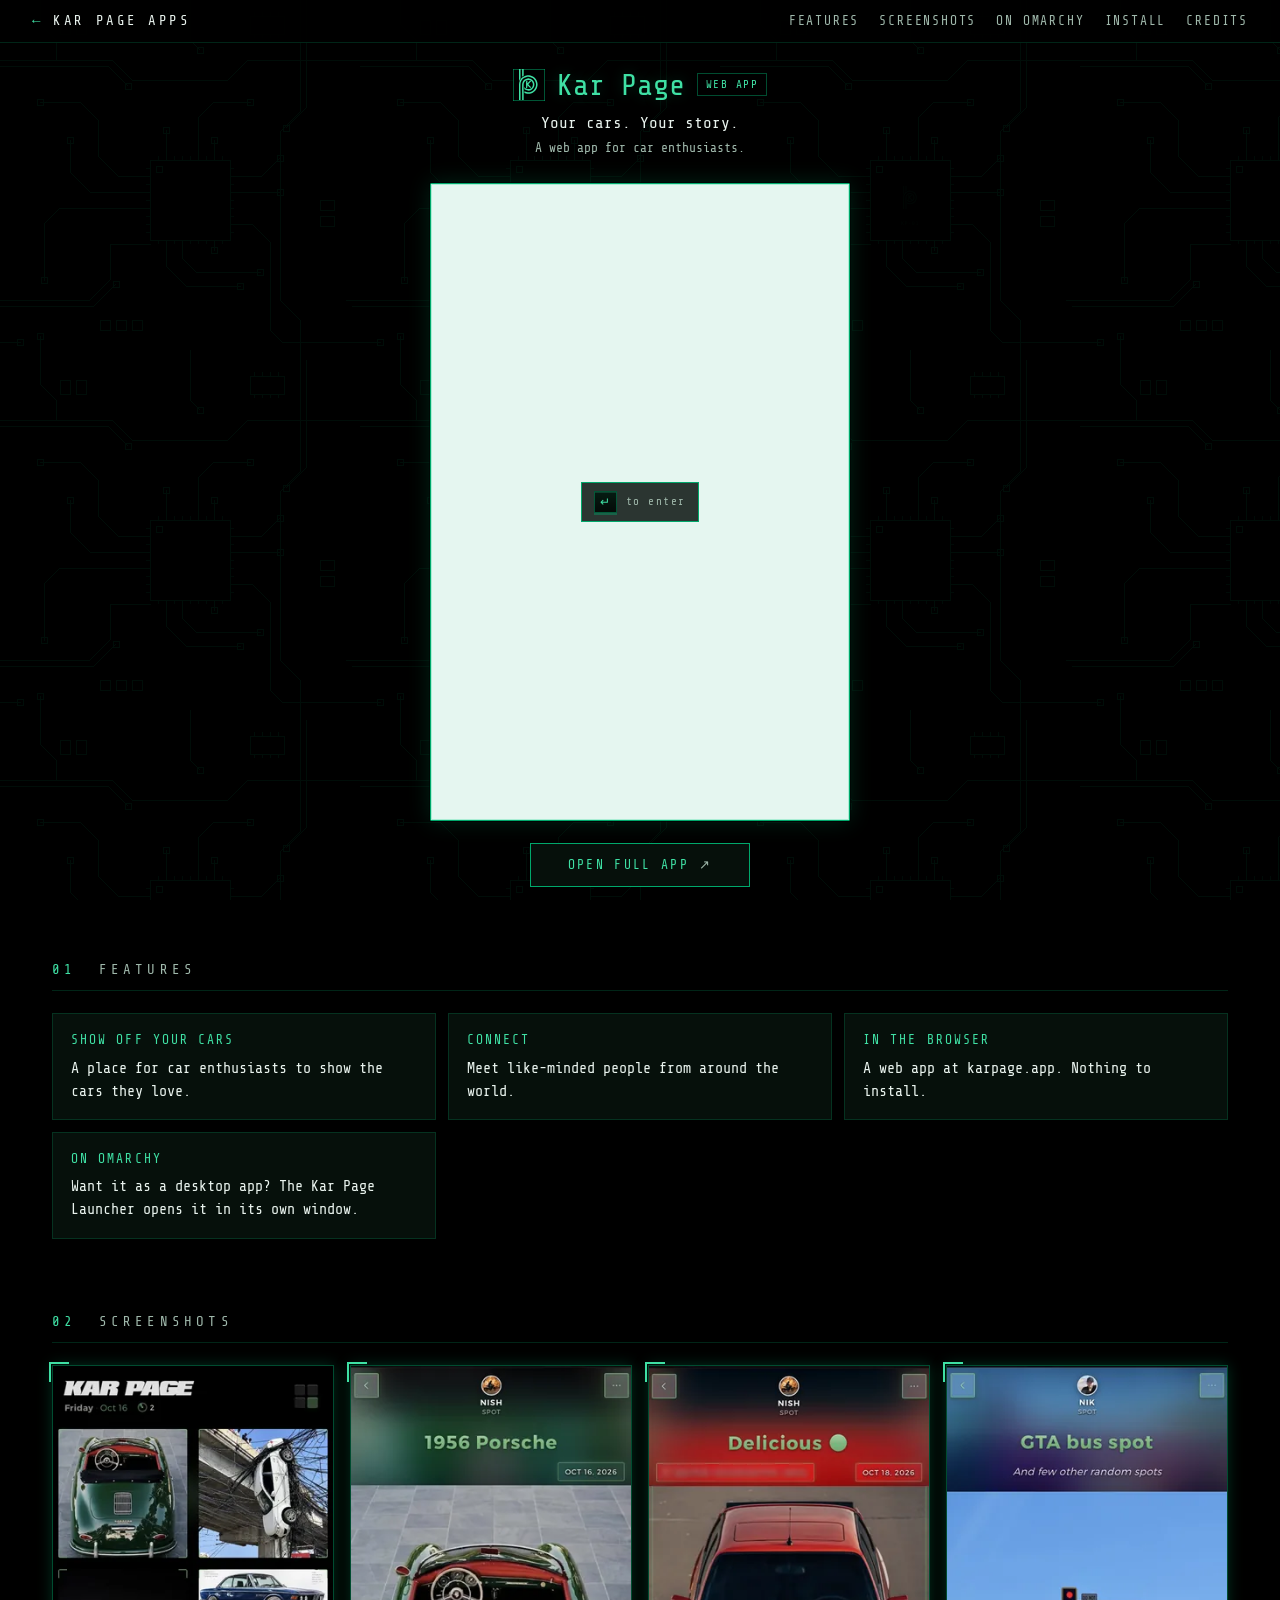
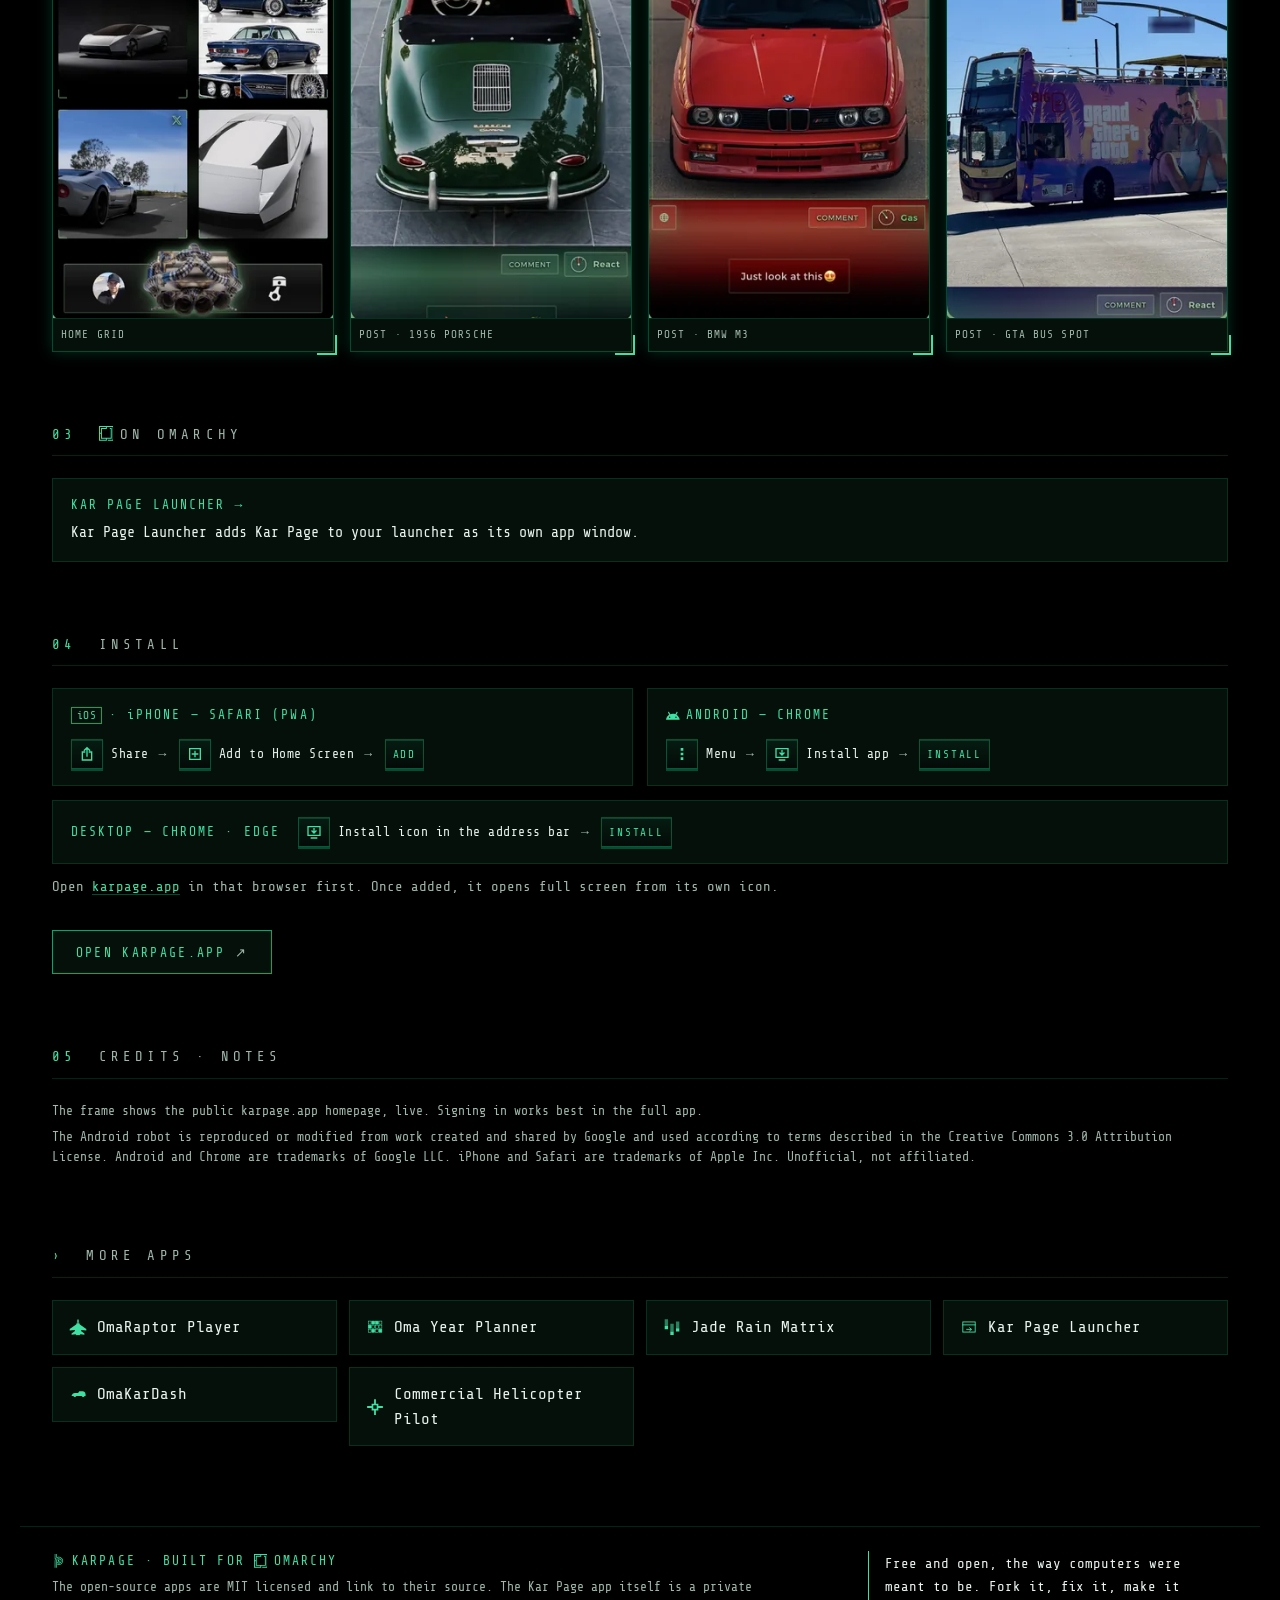
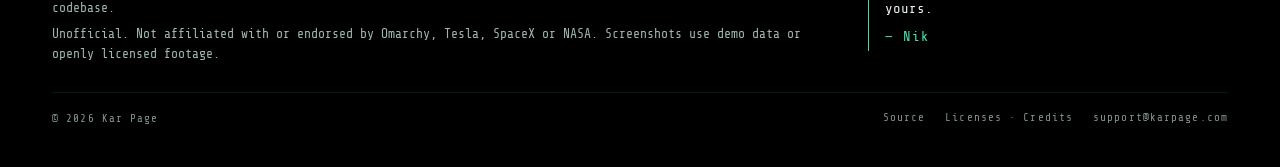
<file: site/kar-page.html>
<!DOCTYPE html>
<html lang="en">
<head>
<meta charset="utf-8">
<meta name="viewport" content="width=device-width, initial-scale=1, maximum-scale=1, user-scalable=no">
<meta name="color-scheme" content="dark">
<meta name="theme-color" content="#000000">
<meta name="referrer" content="no-referrer">
<meta http-equiv="Content-Security-Policy" content="default-src 'self'; img-src 'self'; style-src 'self'; script-src 'self'; font-src 'self'; base-uri 'none'; form-action 'none'; object-src 'none'; frame-src https://karpage.app">
<title>Kar Page: your cars, your story</title>
<meta name="description" content="Kar Page is a web app for car enthusiasts to show off their cars and connect with like-minded people around the world.">
<meta name="keywords" content="Kar Page, car enthusiasts, car community, cars, karpage.app">
<link rel="canonical" href="https://apps.karpage.com/kar-page">
<meta property="og:type" content="website">
<meta property="og:site_name" content="Kar Page Apps">
<meta property="og:title" content="Kar Page: your cars, your story">
<meta property="og:description" content="Kar Page is a web app for car enthusiasts to show off their cars and connect with like-minded people around the world.">
<meta property="og:url" content="https://apps.karpage.com/kar-page">
<meta property="og:image" content="https://apps.karpage.com/img/kar-grid-2x.webp">
<meta name="twitter:image" content="https://apps.karpage.com/img/kar-grid-2x.webp">
<meta name="twitter:card" content="summary_large_image">
<link rel="icon" href="favicon.ico" sizes="16x16 32x32 48x48">
<link rel="icon" href="favicon.svg" type="image/svg+xml">
<link rel="apple-touch-icon" href="apple-touch-icon.png">
<link rel="manifest" href="site.webmanifest">
<link rel="preload" href="fonts/ShareTechMono-Regular.woff2" as="font" type="font/woff2" crossorigin>
<link rel="stylesheet" href="styles.css">
</head>
<body class="app">
<a class="skip" href="#top">Skip to content</a>
<header class="bar">
<a class="brand" href="/"><span class="back" aria-hidden="true">←</span> KAR PAGE APPS</a>
<nav aria-label="Sections"><a href="#features">FEATURES</a><a href="#screenshots">SCREENSHOTS</a><a href="#omarchy">ON OMARCHY</a><a href="#install">INSTALL</a><a href="#credits">CREDITS</a></nav>
</header>
<main id="top" class="wrap" tabindex="-1">
<section class="hero hero-live">
<div class="title-row"><span class="mark big kp" aria-hidden="true"><svg viewBox="0 0 2500 4172" fill="currentColor"><path fill-rule="evenodd" d="M1 4171C0 4170 0 2060 1 2036C9 1872 42 1727 107 1579C117 1556 144 1503 156 1481C235 1339 340 1215 466 1113C584 1017 719 944 864 897C956 867 1055 848 1154 840C1215 835 1289 835 1352 841C1601 861 1838 955 2034 1113C2136 1195 2228 1297 2299 1407C2347 1481 2387 1559 2418 1641C2459 1748 2486 1864 2495 1980C2499 2019 2499 2037 2499 2086C2499 2136 2499 2153 2495 2193C2468 2516 2317 2814 2071 3029C2031 3063 1989 3095 1942 3127C1707 3284 1427 3355 1144 3331C1006 3320 872 3286 745 3230L727 3222 L727 3107C727 3015 727 2993 728 2992C729 2992 737 2996 745 3001C765 3012 812 3035 832 3044C949 3094 1067 3122 1193 3129C1218 3130 1282 3130 1307 3129C1539 3116 1755 3029 1931 2878C2105 2728 2227 2522 2273 2298C2287 2228 2293 2174 2294 2101C2295 2029 2291 1980 2280 1915C2234 1631 2071 1379 1830 1217C1752 1165 1669 1125 1580 1095C1495 1067 1414 1051 1316 1044C1293 1042 1207 1042 1184 1044C1128 1048 1092 1053 1044 1063C910 1089 785 1141 671 1217C572 1283 483 1367 412 1463C329 1574 270 1699 237 1832C223 1888 214 1939 208 2006C207 2024 207 2090 206 3098L206 4172 L103 4172C47 4172 1 4172 1 4171ZM422 4171C422 4170 422 3691 422 3106C423 2113 423 2042 424 2024C427 1990 431 1963 436 1937C463 1785 532 1646 637 1530C661 1503 701 1466 731 1441C851 1345 994 1284 1146 1265C1185 1260 1196 1260 1250 1260C1304 1260 1315 1260 1354 1265C1483 1281 1607 1328 1714 1401C1832 1481 1927 1590 1991 1718C2095 1925 2106 2172 2021 2389C1990 2467 1949 2538 1896 2603C1853 2657 1802 2707 1746 2748C1583 2871 1378 2929 1174 2910C1015 2896 864 2836 740 2738L727 2728 L727 2578C727 2434 727 2429 729 2429C730 2429 732 2432 735 2436C757 2469 796 2514 827 2542C925 2632 1042 2687 1171 2703C1199 2707 1209 2708 1250 2708C1291 2708 1301 2707 1329 2703C1529 2678 1702 2558 1798 2380C1841 2302 1865 2217 1871 2125C1873 2103 1872 2048 1870 2027C1859 1921 1826 1829 1769 1742C1744 1706 1723 1680 1690 1647C1668 1625 1656 1614 1636 1598C1497 1488 1319 1443 1144 1473C952 1506 785 1629 696 1803C660 1873 640 1941 630 2026C629 2041 629 2104 628 3106L628 4172 L525 4172C444 4172 423 4172 422 4171ZM1333 2400L1130 2198 L1130 2300C1130 2356 1130 2409 1129 2419C1127 2447 1123 2465 1111 2488C1089 2532 1048 2565 998 2578C985 2582 970 2584 959 2584L950 2584 L950 2135L951 1686 L953 1674C965 1620 1000 1575 1047 1550C1059 1544 1075 1538 1087 1536C1095 1534 1126 1531 1129 1532C1130 1533 1130 1558 1130 1734L1130 1934 L1268 1793C1366 1693 1408 1650 1414 1645C1420 1640 1428 1636 1438 1631C1456 1622 1466 1618 1483 1614C1494 1612 1496 1612 1516 1612C1535 1612 1540 1612 1548 1614C1576 1620 1601 1631 1630 1651C1644 1660 1646 1663 1645 1664C1645 1666 1294 2026 1269 2051L1254 2067 L1401 2215C1482 2296 1550 2365 1553 2367C1563 2380 1574 2399 1580 2416C1594 2455 1593 2501 1579 2539C1573 2557 1561 2578 1550 2591C1547 2595 1537 2603 1536 2603C1536 2603 1444 2512 1333 2400ZM0 1621C0 1620 0 1255 0 810L0 0 L103 0L206 0 L206 632L206 1262 L196 1276C122 1371 59 1481 13 1598C4 1620 2 1624 0 1621ZM422 1042C422 1041 422 806 422 520L422 0 L525 0L628 0 L628 456L628 911 L610 921C555 951 500 986 447 1026C435 1035 425 1043 424 1043C423 1043 423 1042 422 1042Z"/></svg></span><h1>Kar Page</h1><span class="badge s-web-app">WEB APP</span></div>
<p class="live-sub">Your cars. Your story.</p>
<p class="live-desc">A web app for car enthusiasts.</p>
<div class="live"><div class="live-phone" data-kf tabindex="0" aria-label="Kar Page, live. Press Enter to use it, click outside it to leave."><iframe class="live-frame" src="https://karpage.app/" title="Kar Page, live app" loading="eager" sandbox="allow-scripts allow-same-origin allow-forms allow-popups allow-popups-to-escape-sandbox" referrerpolicy="strict-origin-when-cross-origin" allow="fullscreen"></iframe></div><a class="live-open" href="https://karpage.app/" target="_blank" rel="noopener">OPEN FULL APP <i aria-hidden="true">↗</i></a></div>
</section>
<section id="features"><h2><span>01</span> FEATURES</h2><div class="grid"><div class="feat"><b>SHOW OFF YOUR CARS</b><p>A place for car enthusiasts to show the cars they love.</p></div><div class="feat"><b>CONNECT</b><p>Meet like-minded people from around the world.</p></div><div class="feat"><b>IN THE BROWSER</b><p>A web app at karpage.app. Nothing to install.</p></div><div class="feat"><b>ON OMARCHY</b><p>Want it as a desktop app? The Kar Page Launcher opens it in its own window.</p></div></div></section>
<section id="screenshots"><h2><span>02</span> SCREENSHOTS</h2><div class="gallery g4"><figure class="frame"><a href="img/kp-g1-grid-2x.webp"><img draggable="false" src="img/kp-g1-grid.webp" srcset="img/kp-g1-grid.webp 1x, img/kp-g1-grid-2x.webp 2x" alt="Kar Page home grid of car spots" width="320" height="631" decoding="async" loading="lazy"></a><figcaption>HOME GRID</figcaption></figure><figure class="frame"><a href="img/kp-g2-porsche-2x.webp"><img draggable="false" src="img/kp-g2-porsche.webp" srcset="img/kp-g2-porsche.webp 1x, img/kp-g2-porsche-2x.webp 2x" alt="Kar Page post of a green 1956 Porsche" width="320" height="631" decoding="async" loading="lazy"></a><figcaption>POST · 1956 PORSCHE</figcaption></figure><figure class="frame"><a href="img/kp-g3-m3-2x.webp"><img draggable="false" src="img/kp-g3-m3.webp" srcset="img/kp-g3-m3.webp 1x, img/kp-g3-m3-2x.webp 2x" alt="Kar Page post of a red BMW M3" width="320" height="631" decoding="async" loading="lazy"></a><figcaption>POST · BMW M3</figcaption></figure><figure class="frame"><a href="img/kp-g4-gta-bus-2x.webp"><img draggable="false" src="img/kp-g4-gta-bus.webp" srcset="img/kp-g4-gta-bus.webp 1x, img/kp-g4-gta-bus-2x.webp 2x" alt="Kar Page post of a GTA-wrapped double-decker bus" width="320" height="631" decoding="async" loading="lazy"></a><figcaption>POST · GTA BUS SPOT</figcaption></figure></div></section>
<section id="omarchy"><h2><span>03</span> <svg class="g" viewBox="0 0 24 24" aria-hidden="true" focusable="false"><path fill="currentColor" d="M0 0v24h12.8v-3.2h8V3.2h-3.2v1.6h1.6v14.4H4.8V4.8h8V1.6h9.6v20.8h-8V24H24V0Zm1.6 1.6h9.6v1.6h-8v8H1.6Zm0 11.2h1.6v8h8v1.6H1.6Z"/></svg>ON OMARCHY</h2><a class="feat link" href="/launcher"><b>KAR PAGE LAUNCHER →</b><p>Kar Page Launcher adds Kar Page to your launcher as its own app window.</p></a></section>
<section id="install"><h2><span>04</span> INSTALL</h2><div class="igrid"><div class="feat icard"><b><span class="osb">iOS</span>· iPHONE — SAFARI (PWA)</b><ol class="isteps"><li><span class="cap"><svg class="ui" viewBox="0 0 24 24" aria-hidden="true" focusable="false" fill="none" stroke="currentColor" stroke-width="2" stroke-linecap="square" stroke-linejoin="miter"><path d="M8.5 9H5v12h14V9h-3.5M12 2.5V15M8 6.5l4-4 4 4"/></svg></span><span class="cap-l">Share</span></li><li><span class="cap"><svg class="ui" viewBox="0 0 24 24" aria-hidden="true" focusable="false" fill="none" stroke="currentColor" stroke-width="2" stroke-linecap="square" stroke-linejoin="miter"><path d="M4 4h16v16H4zM12 8v8M8 12h8"/></svg></span><span class="cap-l">Add to Home Screen</span></li><li><span class="cap cap-t">Add</span></li></ol></div><div class="feat icard"><b><svg class="g" viewBox="0 0 24 24" aria-hidden="true" focusable="false"><path fill="currentColor" d="M18.4395 5.5586c-.675 1.1664-1.352 2.3318-2.0274 3.498-.0366-.0155-.0742-.0286-.1113-.043-1.8249-.6957-3.484-.8-4.42-.787-1.8551.0185-3.3544.4643-4.2597.8203-.084-.1494-1.7526-3.021-2.0215-3.4864a1.1451 1.1451 0 0 0-.1406-.1914c-.3312-.364-.9054-.4859-1.379-.203-.475.282-.7136.9361-.3886 1.5019 1.9466 3.3696-.0966-.2158 1.9473 3.3593.0172.031-.4946.2642-1.3926 1.0177C2.8987 12.176.452 14.772 0 18.9902h24c-.119-1.1108-.3686-2.099-.7461-3.0683-.7438-1.9118-1.8435-3.2928-2.7402-4.1836a12.1048 12.1048 0 0 0-2.1309-1.6875c.6594-1.122 1.312-2.2559 1.9649-3.3848.2077-.3615.1886-.7956-.0079-1.1191a1.1001 1.1001 0 0 0-.8515-.5332c-.5225-.0536-.9392.3128-1.0488.5449zm-.0391 8.461c.3944.5926.324 1.3306-.1563 1.6503-.4799.3197-1.188.0985-1.582-.4941-.3944-.5927-.324-1.3307.1563-1.6504.4727-.315 1.1812-.1086 1.582.4941zM7.207 13.5273c.4803.3197.5506 1.0577.1563 1.6504-.394.5926-1.1038.8138-1.584.4941-.48-.3197-.5503-1.0577-.1563-1.6504.4008-.6021 1.1087-.8106 1.584-.4941z"/></svg>ANDROID — CHROME</b><ol class="isteps"><li><span class="cap"><svg class="ui" viewBox="0 0 24 24" aria-hidden="true" focusable="false" fill="none" stroke="currentColor" stroke-width="2" stroke-linecap="square" stroke-linejoin="miter"><path d="M11 4h2v2h-2zM11 11h2v2h-2zM11 18h2v2h-2z"/></svg></span><span class="cap-l">Menu</span></li><li><span class="cap"><svg class="ui" viewBox="0 0 24 24" aria-hidden="true" focusable="false" fill="none" stroke="currentColor" stroke-width="2" stroke-linecap="square" stroke-linejoin="miter"><path d="M3 4h18v13H3zM8 21h8M12 7v6.5M9 10.5l3 3 3-3"/></svg></span><span class="cap-l">Install app</span></li><li><span class="cap cap-t">Install</span></li></ol></div></div><div class="feat icard idesk"><b>DESKTOP — CHROME · EDGE</b><ol class="isteps"><li><span class="cap"><svg class="ui" viewBox="0 0 24 24" aria-hidden="true" focusable="false" fill="none" stroke="currentColor" stroke-width="2" stroke-linecap="square" stroke-linejoin="miter"><path d="M3 4h18v13H3zM8 21h8M12 7v6.5M9 10.5l3 3 3-3"/></svg></span><span class="cap-l">Install icon in the address bar</span></li><li><span class="cap cap-t">Install</span></li></ol></div><p class="note">Open <a href="https://karpage.app/" target="_blank" rel="noopener">karpage.app</a> in that browser first. Once added, it opens full screen from its own icon.</p><a class="btn-open" href="https://karpage.app/" target="_blank" rel="noopener">OPEN KARPAGE.APP <i aria-hidden="true">↗</i></a></section>
<section id="credits"><h2><span>05</span> CREDITS · NOTES</h2><div class="fine"><p>The frame shows the public karpage.app homepage, live. Signing in works best in the full app.</p><p>The Android robot is reproduced or modified from work created and shared by Google and used according to terms described in the Creative Commons 3.0 Attribution License. Android and Chrome are trademarks of Google LLC. iPhone and Safari are trademarks of Apple Inc. Unofficial, not affiliated.</p></div></section>
<section class="more"><h2><span>›</span> MORE APPS</h2><ul class="others"><li><a href="/omaraptor"><span class="mark" aria-hidden="true"><svg viewBox="0 0 32 32" fill="currentColor"><path fill-rule="evenodd" d="M16 1.25 17.3 4.6 17.9 8.4 19.3 11.6 30.75 19.6 30.75 22 21.3 21.4 21.9 23.6 27.4 27.6 27.4 29.9 20.4 28.9 18.6 30.75 16 30 13.4 30.75 11.6 28.9 4.6 29.9 4.6 27.6 10.1 23.6 10.7 21.4 1.25 22 1.25 19.6 12.7 11.6 14.1 8.4 14.7 4.6ZM16 5.4 16.75 8 16 11.2 15.25 8Z"/></svg></span><span>OmaRaptor Player</span></a></li><li><a href="/oma-year"><span class="mark" aria-hidden="true"><svg viewBox="0 0 32 32" fill="none" stroke="currentColor" stroke-width="1"><rect x="4.0" y="5.5" width="5" height="5.4"/><rect x="10.4" y="5.5" width="5" height="5.4" fill="currentColor"/><rect x="16.8" y="5.5" width="5" height="5.4" fill="currentColor"/><rect x="23.2" y="5.5" width="5" height="5.4"/><rect x="4.0" y="12.7" width="5" height="5.4" fill="currentColor"/><rect x="10.4" y="12.7" width="5" height="5.4"/><rect x="16.8" y="12.7" width="5" height="5.4"/><rect x="23.2" y="12.7" width="5" height="5.4"/><rect x="4.0" y="19.9" width="5" height="5.4"/><rect x="10.4" y="19.9" width="5" height="5.4" fill="currentColor"/><rect x="16.8" y="19.9" width="5" height="5.4"/><rect x="23.2" y="19.9" width="5" height="5.4" fill="currentColor"/></svg></span><span>Oma Year Planner</span></a></li><li><a href="/jade-rain-matrix"><span class="mark" aria-hidden="true"><svg viewBox="0 0 32 32" fill="currentColor"><path opacity=".55" d="M3 2h6v12H3zM13 10h6v14h-6zM23 6h6v12h-6z"/><path d="M3 14h6v6H3zM13 24h6v6h-6zM23 18h6v6h-6z"/></svg></span><span>Jade Rain Matrix</span></a></li><li><a href="/launcher"><span class="mark" aria-hidden="true"><svg viewBox="0 0 32 32" fill="none" stroke="currentColor" stroke-width="1.6" stroke-linecap="square"><rect x="5" y="7" width="22" height="18"/><path d="M5 12.2h22M12 20.2h8M17.2 17.4 20.2 20.2 17.2 23"/></svg></span><span>Kar Page Launcher</span></a></li><li><a href="/omakardash"><span class="mark" aria-hidden="true"><svg viewBox="0 0 32 32" fill="currentColor"><path d="M4.5 19.5c1-3.6 3-5.4 6-5.4h5.6l2.2-3.2h6.4c2 0 3.4 1.3 4 3l.8 2.4v3.2h-1.7a2.7 2.7 0 0 1-5.2 0h-9.6a2.7 2.7 0 0 1-5.2 0H4.5v-2.8z"/></svg></span><span>OmaKarDash</span></a></li><li><a href="/mcholev"><span class="mark" aria-hidden="true"><svg viewBox="0 0 32 32" fill="currentColor"><path fill-rule="evenodd" d="M14.4 2h3.2V10h-3.2zM14.4 22h3.2V30h-3.2zM2 14.4H10v3.2H2zM22 14.4h8v3.2h-8zM10 10h12v12H10zm3 3h6v6h-6z"/></svg></span><span>Commercial Helicopter Pilot</span></a></li></ul></section>
</main>
<footer class="foot">
<div class="foot-top">
<div class="foot-main">
<p class="foot-brand"><svg class="g" aria-hidden="true" focusable="false" viewBox="0 0 2500 4172" fill="currentColor"><path fill-rule="evenodd" d="M1 4171C0 4170 0 2060 1 2036C9 1872 42 1727 107 1579C117 1556 144 1503 156 1481C235 1339 340 1215 466 1113C584 1017 719 944 864 897C956 867 1055 848 1154 840C1215 835 1289 835 1352 841C1601 861 1838 955 2034 1113C2136 1195 2228 1297 2299 1407C2347 1481 2387 1559 2418 1641C2459 1748 2486 1864 2495 1980C2499 2019 2499 2037 2499 2086C2499 2136 2499 2153 2495 2193C2468 2516 2317 2814 2071 3029C2031 3063 1989 3095 1942 3127C1707 3284 1427 3355 1144 3331C1006 3320 872 3286 745 3230L727 3222 L727 3107C727 3015 727 2993 728 2992C729 2992 737 2996 745 3001C765 3012 812 3035 832 3044C949 3094 1067 3122 1193 3129C1218 3130 1282 3130 1307 3129C1539 3116 1755 3029 1931 2878C2105 2728 2227 2522 2273 2298C2287 2228 2293 2174 2294 2101C2295 2029 2291 1980 2280 1915C2234 1631 2071 1379 1830 1217C1752 1165 1669 1125 1580 1095C1495 1067 1414 1051 1316 1044C1293 1042 1207 1042 1184 1044C1128 1048 1092 1053 1044 1063C910 1089 785 1141 671 1217C572 1283 483 1367 412 1463C329 1574 270 1699 237 1832C223 1888 214 1939 208 2006C207 2024 207 2090 206 3098L206 4172 L103 4172C47 4172 1 4172 1 4171ZM422 4171C422 4170 422 3691 422 3106C423 2113 423 2042 424 2024C427 1990 431 1963 436 1937C463 1785 532 1646 637 1530C661 1503 701 1466 731 1441C851 1345 994 1284 1146 1265C1185 1260 1196 1260 1250 1260C1304 1260 1315 1260 1354 1265C1483 1281 1607 1328 1714 1401C1832 1481 1927 1590 1991 1718C2095 1925 2106 2172 2021 2389C1990 2467 1949 2538 1896 2603C1853 2657 1802 2707 1746 2748C1583 2871 1378 2929 1174 2910C1015 2896 864 2836 740 2738L727 2728 L727 2578C727 2434 727 2429 729 2429C730 2429 732 2432 735 2436C757 2469 796 2514 827 2542C925 2632 1042 2687 1171 2703C1199 2707 1209 2708 1250 2708C1291 2708 1301 2707 1329 2703C1529 2678 1702 2558 1798 2380C1841 2302 1865 2217 1871 2125C1873 2103 1872 2048 1870 2027C1859 1921 1826 1829 1769 1742C1744 1706 1723 1680 1690 1647C1668 1625 1656 1614 1636 1598C1497 1488 1319 1443 1144 1473C952 1506 785 1629 696 1803C660 1873 640 1941 630 2026C629 2041 629 2104 628 3106L628 4172 L525 4172C444 4172 423 4172 422 4171ZM1333 2400L1130 2198 L1130 2300C1130 2356 1130 2409 1129 2419C1127 2447 1123 2465 1111 2488C1089 2532 1048 2565 998 2578C985 2582 970 2584 959 2584L950 2584 L950 2135L951 1686 L953 1674C965 1620 1000 1575 1047 1550C1059 1544 1075 1538 1087 1536C1095 1534 1126 1531 1129 1532C1130 1533 1130 1558 1130 1734L1130 1934 L1268 1793C1366 1693 1408 1650 1414 1645C1420 1640 1428 1636 1438 1631C1456 1622 1466 1618 1483 1614C1494 1612 1496 1612 1516 1612C1535 1612 1540 1612 1548 1614C1576 1620 1601 1631 1630 1651C1644 1660 1646 1663 1645 1664C1645 1666 1294 2026 1269 2051L1254 2067 L1401 2215C1482 2296 1550 2365 1553 2367C1563 2380 1574 2399 1580 2416C1594 2455 1593 2501 1579 2539C1573 2557 1561 2578 1550 2591C1547 2595 1537 2603 1536 2603C1536 2603 1444 2512 1333 2400ZM0 1621C0 1620 0 1255 0 810L0 0 L103 0L206 0 L206 632L206 1262 L196 1276C122 1371 59 1481 13 1598C4 1620 2 1624 0 1621ZM422 1042C422 1041 422 806 422 520L422 0 L525 0L628 0 L628 456L628 911 L610 921C555 951 500 986 447 1026C435 1035 425 1043 424 1043C423 1043 423 1042 422 1042Z"/></svg>KARPAGE · BUILT FOR <svg class="g" viewBox="0 0 24 24" aria-hidden="true" focusable="false"><path fill="currentColor" d="M0 0v24h12.8v-3.2h8V3.2h-3.2v1.6h1.6v14.4H4.8V4.8h8V1.6h9.6v20.8h-8V24H24V0Zm1.6 1.6h9.6v1.6h-8v8H1.6Zm0 11.2h1.6v8h8v1.6H1.6Z"/></svg>OMARCHY</p>
<p>The open-source apps are MIT licensed and link to their source. The Kar Page app itself is a private codebase.</p>
<p>Unofficial. Not affiliated with or endorsed by Omarchy, Tesla, SpaceX or NASA. Screenshots use demo data or openly licensed footage.</p>
</div>
<blockquote class="foot-note"><p>Free and open, the way computers were meant to be. Fork it, fix it, make it yours.</p><cite>— Nik</cite></blockquote>
</div>
<div class="foot-legal"><span>© 2026 Kar Page</span><nav aria-label="Footer"><a href="https://github.com/KarPage" rel="noopener">Source</a><a href="#credits">Licenses · Credits</a><a href="mailto:support@karpage.com">support@karpage.com</a></nav></div>
</footer>
<script src="site.js"></script>
</body>
</html>
</file>
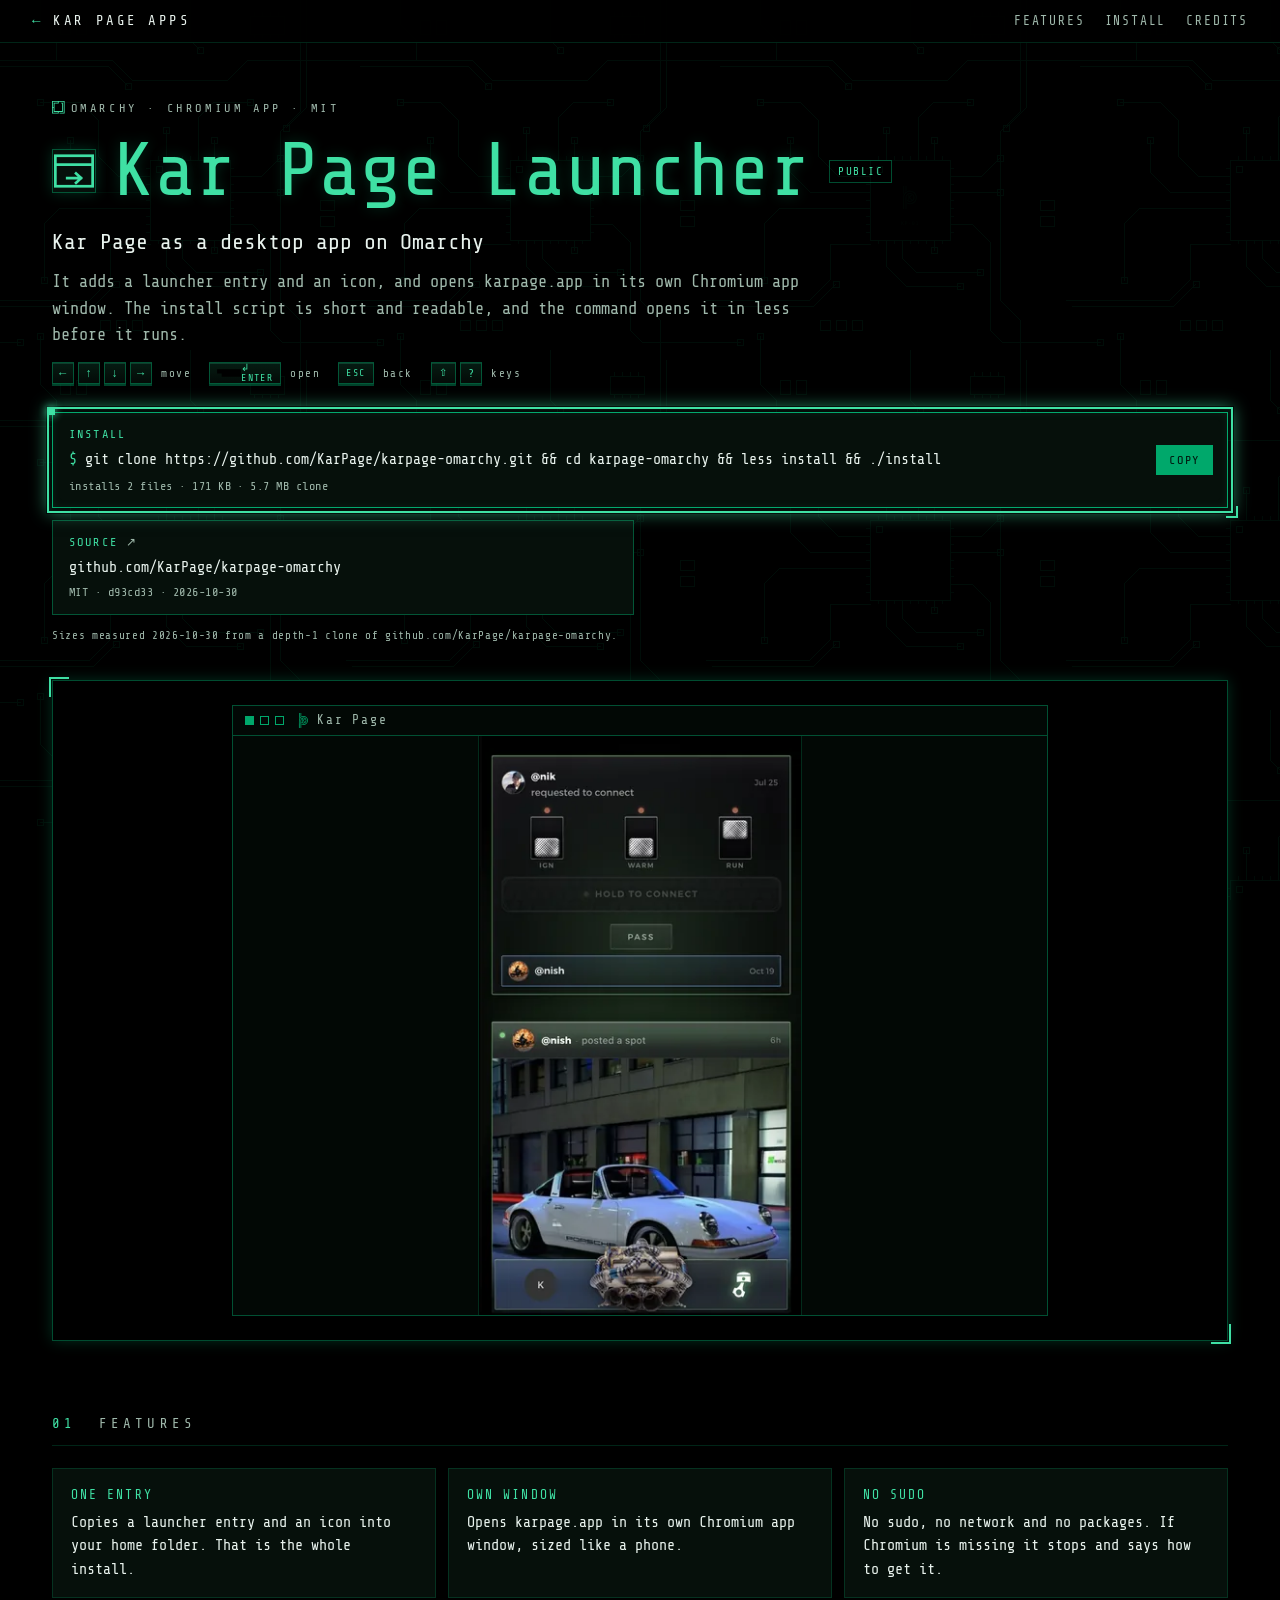
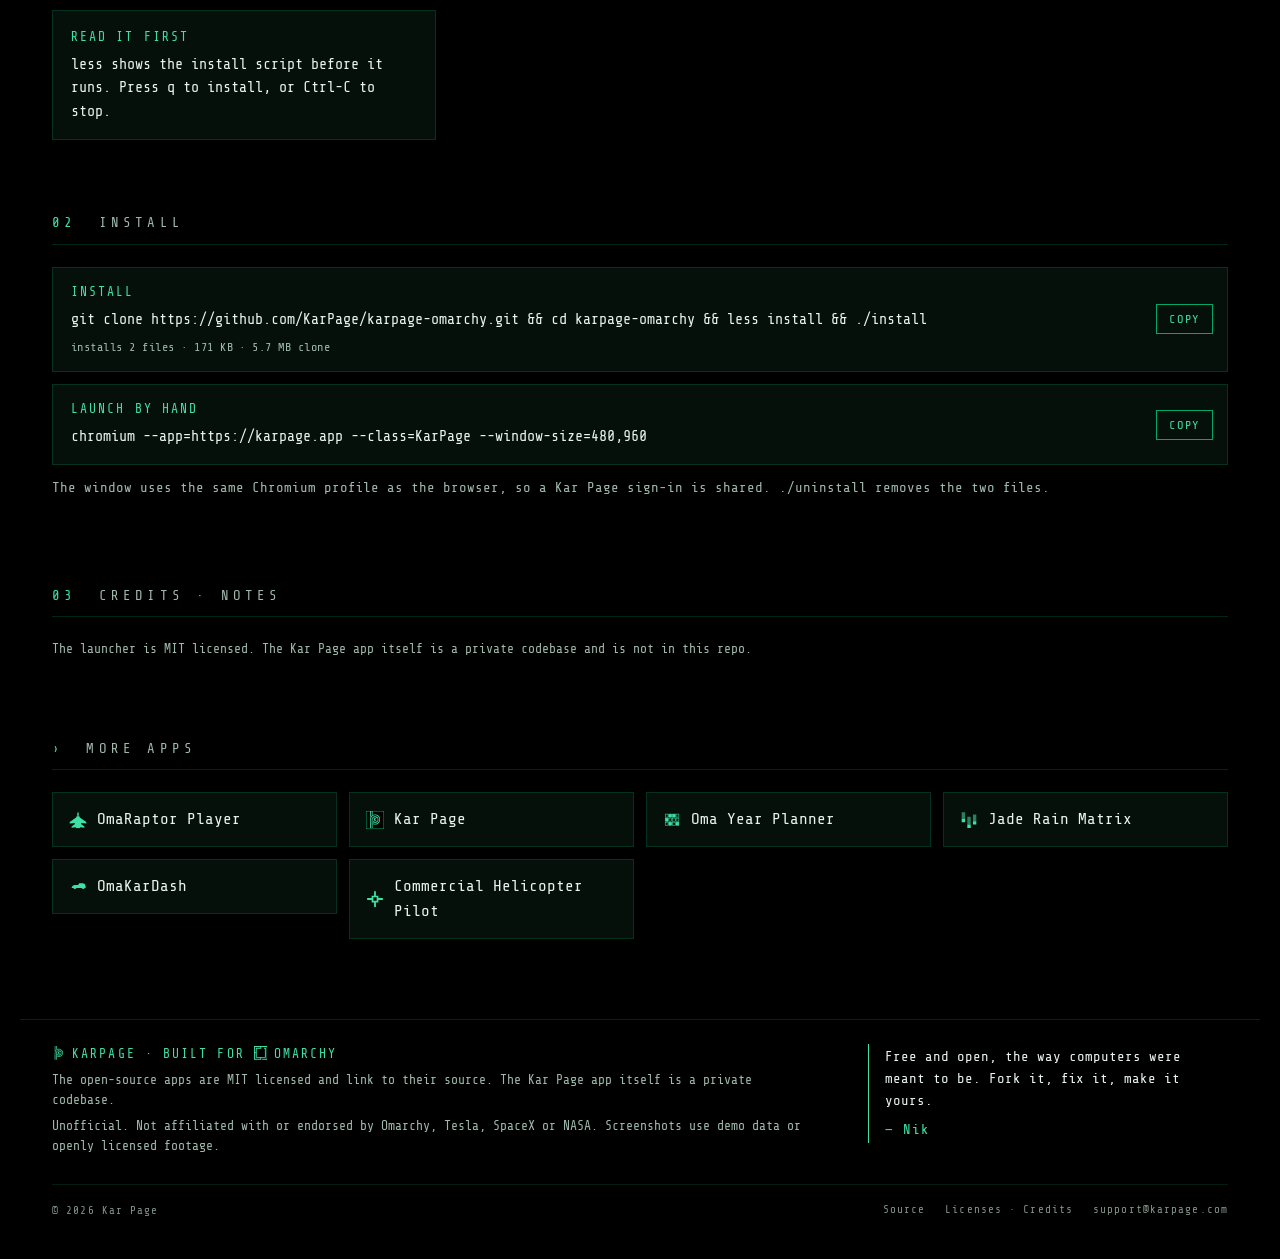
<file: site/launcher.html>
<!DOCTYPE html>
<html lang="en">
<head>
<meta charset="utf-8">
<meta name="viewport" content="width=device-width, initial-scale=1, maximum-scale=1, user-scalable=no">
<meta name="color-scheme" content="dark">
<meta name="theme-color" content="#000000">
<meta name="referrer" content="no-referrer">
<meta http-equiv="Content-Security-Policy" content="default-src 'self'; img-src 'self'; style-src 'self'; script-src 'self'; font-src 'self'; base-uri 'none'; form-action 'none'; object-src 'none'; frame-src https://karpage.app">
<title>Kar Page Launcher: Kar Page as a desktop app on Omarchy</title>
<meta name="description" content="Kar Page Launcher adds Kar Page to the Omarchy launcher with an icon, and opens karpage.app in its own Chromium app window. No sudo, no network, no packages.">
<meta name="keywords" content="Kar Page, Omarchy launcher, Omarchy app, Chromium app window, Hyprland">
<link rel="canonical" href="https://apps.karpage.com/launcher">
<meta property="og:type" content="website">
<meta property="og:site_name" content="Kar Page Apps">
<meta property="og:title" content="Kar Page Launcher: Kar Page as a desktop app on Omarchy">
<meta property="og:description" content="Kar Page Launcher adds Kar Page to the Omarchy launcher with an icon, and opens karpage.app in its own Chromium app window. No sudo, no network, no packages.">
<meta property="og:url" content="https://apps.karpage.com/launcher">
<meta name="twitter:card" content="summary">
<link rel="icon" href="favicon.ico" sizes="16x16 32x32 48x48">
<link rel="icon" href="favicon.svg" type="image/svg+xml">
<link rel="apple-touch-icon" href="apple-touch-icon.png">
<link rel="manifest" href="site.webmanifest">
<link rel="preload" href="fonts/ShareTechMono-Regular.woff2" as="font" type="font/woff2" crossorigin>
<link rel="stylesheet" href="styles.css">
</head>
<body class="app">
<a class="skip" href="#top">Skip to content</a>
<header class="bar">
<a class="brand" href="/"><span class="back" aria-hidden="true">←</span> KAR PAGE APPS</a>
<nav aria-label="Sections"><a href="#features">FEATURES</a><a href="#install">INSTALL</a><a href="#credits">CREDITS</a></nav>
</header>
<main id="top" class="wrap" tabindex="-1">
<section class="hero">
<p class="tag"><span class="gt"><svg class="g" viewBox="0 0 24 24" aria-hidden="true" focusable="false"><path fill="currentColor" d="M0 0v24h12.8v-3.2h8V3.2h-3.2v1.6h1.6v14.4H4.8V4.8h8V1.6h9.6v20.8h-8V24H24V0Zm1.6 1.6h9.6v1.6h-8v8H1.6Zm0 11.2h1.6v8h8v1.6H1.6Z"/></svg>OMARCHY</span> · CHROMIUM APP · MIT</p>
<div class="title-row"><span class="mark big" aria-hidden="true"><svg viewBox="4.2 6.2 23.6 19.6" fill="none" stroke="currentColor" stroke-width="1.6" stroke-linecap="square"><rect x="5" y="7" width="22" height="18"/><path d="M5 12.2h22M12 20.2h8M17.2 17.4 20.2 20.2 17.2 23"/></svg></span><h1>Kar Page Launcher</h1><span class="badge s-public">PUBLIC</span></div>
<p class="tagline">Kar Page as a desktop app on Omarchy</p>
<p class="lede">It adds a launcher entry and an icon, and opens karpage.app in its own Chromium app window. The install script is short and readable, and the command opens it in less before it runs.</p>
<p class="keys" aria-hidden="true"><span class="kg"><kbd data-key="ArrowLeft">←</kbd><kbd data-key="ArrowUp">↑</kbd><kbd data-key="ArrowDown">↓</kbd><kbd data-key="ArrowRight">→</kbd><em>move</em></span><span class="kg ks"><span class="ksw"><kbd class="w ent" data-key="Enter"><svg class="kl" viewBox="0 0 84 28" preserveAspectRatio="none" focusable="false"><path d="M.5 .5H83.5V27.5H16.5V15.5H.5Z"/></svg><span>↲ ENTER</span></kbd><kbd class="w spc" data-key=" "><span>SPACE</span></kbd></span><em>open</em></span><span class="kg"><kbd class="w" data-key="Escape">ESC</kbd><em>back</em></span><span class="kg"><kbd class="w" data-key="Shift">⇧</kbd><kbd data-key="?">?</kbd><em>keys</em></span></p>
<div class="acts"><div class="act act-install"><span class="act-k">INSTALL</span><pre><code id="act-install">git clone https://github.com/KarPage/karpage-omarchy.git &amp;&amp; cd karpage-omarchy &amp;&amp; less install &amp;&amp; ./install</code></pre><small>installs 2 files · 171 KB · 5.7 MB clone</small><button class="copy" type="button" data-copy="act-install" aria-label="Copy install command">COPY</button></div><a class="act" href="https://github.com/KarPage/karpage-omarchy" rel="noopener"><span class="act-k">SOURCE <i aria-hidden="true">↗</i></span><span class="act-v">github.com/KarPage/karpage-omarchy</span><small>MIT · d93cd33 · 2026-10-30</small></a></div><p class="act-note">Sizes measured 2026-10-30 from a depth-1 clone of github.com/KarPage/karpage-omarchy.</p>
<figure class="frame hero-shot winbox"><div class="win"><div class="win-bar"><span class="win-ctl" aria-hidden="true"><i></i><i></i><i></i></span><b><svg class="g" aria-hidden="true" focusable="false" viewBox="0 0 2500 4172" fill="currentColor"><path fill-rule="evenodd" d="M1 4171C0 4170 0 2060 1 2036C9 1872 42 1727 107 1579C117 1556 144 1503 156 1481C235 1339 340 1215 466 1113C584 1017 719 944 864 897C956 867 1055 848 1154 840C1215 835 1289 835 1352 841C1601 861 1838 955 2034 1113C2136 1195 2228 1297 2299 1407C2347 1481 2387 1559 2418 1641C2459 1748 2486 1864 2495 1980C2499 2019 2499 2037 2499 2086C2499 2136 2499 2153 2495 2193C2468 2516 2317 2814 2071 3029C2031 3063 1989 3095 1942 3127C1707 3284 1427 3355 1144 3331C1006 3320 872 3286 745 3230L727 3222 L727 3107C727 3015 727 2993 728 2992C729 2992 737 2996 745 3001C765 3012 812 3035 832 3044C949 3094 1067 3122 1193 3129C1218 3130 1282 3130 1307 3129C1539 3116 1755 3029 1931 2878C2105 2728 2227 2522 2273 2298C2287 2228 2293 2174 2294 2101C2295 2029 2291 1980 2280 1915C2234 1631 2071 1379 1830 1217C1752 1165 1669 1125 1580 1095C1495 1067 1414 1051 1316 1044C1293 1042 1207 1042 1184 1044C1128 1048 1092 1053 1044 1063C910 1089 785 1141 671 1217C572 1283 483 1367 412 1463C329 1574 270 1699 237 1832C223 1888 214 1939 208 2006C207 2024 207 2090 206 3098L206 4172 L103 4172C47 4172 1 4172 1 4171ZM422 4171C422 4170 422 3691 422 3106C423 2113 423 2042 424 2024C427 1990 431 1963 436 1937C463 1785 532 1646 637 1530C661 1503 701 1466 731 1441C851 1345 994 1284 1146 1265C1185 1260 1196 1260 1250 1260C1304 1260 1315 1260 1354 1265C1483 1281 1607 1328 1714 1401C1832 1481 1927 1590 1991 1718C2095 1925 2106 2172 2021 2389C1990 2467 1949 2538 1896 2603C1853 2657 1802 2707 1746 2748C1583 2871 1378 2929 1174 2910C1015 2896 864 2836 740 2738L727 2728 L727 2578C727 2434 727 2429 729 2429C730 2429 732 2432 735 2436C757 2469 796 2514 827 2542C925 2632 1042 2687 1171 2703C1199 2707 1209 2708 1250 2708C1291 2708 1301 2707 1329 2703C1529 2678 1702 2558 1798 2380C1841 2302 1865 2217 1871 2125C1873 2103 1872 2048 1870 2027C1859 1921 1826 1829 1769 1742C1744 1706 1723 1680 1690 1647C1668 1625 1656 1614 1636 1598C1497 1488 1319 1443 1144 1473C952 1506 785 1629 696 1803C660 1873 640 1941 630 2026C629 2041 629 2104 628 3106L628 4172 L525 4172C444 4172 423 4172 422 4171ZM1333 2400L1130 2198 L1130 2300C1130 2356 1130 2409 1129 2419C1127 2447 1123 2465 1111 2488C1089 2532 1048 2565 998 2578C985 2582 970 2584 959 2584L950 2584 L950 2135L951 1686 L953 1674C965 1620 1000 1575 1047 1550C1059 1544 1075 1538 1087 1536C1095 1534 1126 1531 1129 1532C1130 1533 1130 1558 1130 1734L1130 1934 L1268 1793C1366 1693 1408 1650 1414 1645C1420 1640 1428 1636 1438 1631C1456 1622 1466 1618 1483 1614C1494 1612 1496 1612 1516 1612C1535 1612 1540 1612 1548 1614C1576 1620 1601 1631 1630 1651C1644 1660 1646 1663 1645 1664C1645 1666 1294 2026 1269 2051L1254 2067 L1401 2215C1482 2296 1550 2365 1553 2367C1563 2380 1574 2399 1580 2416C1594 2455 1593 2501 1579 2539C1573 2557 1561 2578 1550 2591C1547 2595 1537 2603 1536 2603C1536 2603 1444 2512 1333 2400ZM0 1621C0 1620 0 1255 0 810L0 0 L103 0L206 0 L206 632L206 1262 L196 1276C122 1371 59 1481 13 1598C4 1620 2 1624 0 1621ZM422 1042C422 1041 422 806 422 520L422 0 L525 0L628 0 L628 456L628 911 L610 921C555 951 500 986 447 1026C435 1035 425 1043 424 1043C423 1043 423 1042 422 1042Z"/></svg>Kar Page</b></div><div class="win-body"><img draggable="false" src="img/kp-launcher-hero.webp" srcset="img/kp-launcher-hero.webp 1x, img/kp-launcher-hero-2x.webp 2x" alt="Kar Page in the Launcher app window" width="333" height="600" decoding="async" loading="lazy"></div></div></figure>
</section>
<section id="features"><h2><span>01</span> FEATURES</h2><div class="grid"><div class="feat"><b>ONE ENTRY</b><p>Copies a launcher entry and an icon into your home folder. That is the whole install.</p></div><div class="feat"><b>OWN WINDOW</b><p>Opens karpage.app in its own Chromium app window, sized like a phone.</p></div><div class="feat"><b>NO SUDO</b><p>No sudo, no network and no packages. If Chromium is missing it stops and says how to get it.</p></div><div class="feat"><b>READ IT FIRST</b><p>less shows the install script before it runs. Press q to install, or Ctrl-C to stop.</p></div></div></section>
<section id="install"><h2><span>02</span> INSTALL</h2><div class="code"><b>INSTALL</b><pre><code id="cmd-0">git clone https://github.com/KarPage/karpage-omarchy.git &amp;&amp; cd karpage-omarchy &amp;&amp; less install &amp;&amp; ./install</code></pre><small>installs 2 files · 171 KB · 5.7 MB clone</small><button class="copy" type="button" data-copy="cmd-0" aria-label="Copy: install">COPY</button></div><div class="code"><b>LAUNCH BY HAND</b><pre><code id="cmd-1">chromium --app=https://karpage.app --class=KarPage --window-size=480,960</code></pre><button class="copy" type="button" data-copy="cmd-1" aria-label="Copy: launch by hand">COPY</button></div><p class="note">The window uses the same Chromium profile as the browser, so a Kar Page sign-in is shared. ./uninstall removes the two files.</p></section>
<section id="credits"><h2><span>03</span> CREDITS · NOTES</h2><div class="fine"><p>The launcher is MIT licensed. The Kar Page app itself is a private codebase and is not in this repo.</p></div></section>
<section class="more"><h2><span>›</span> MORE APPS</h2><ul class="others"><li><a href="/omaraptor"><span class="mark" aria-hidden="true"><svg viewBox="0 0 32 32" fill="currentColor"><path fill-rule="evenodd" d="M16 1.25 17.3 4.6 17.9 8.4 19.3 11.6 30.75 19.6 30.75 22 21.3 21.4 21.9 23.6 27.4 27.6 27.4 29.9 20.4 28.9 18.6 30.75 16 30 13.4 30.75 11.6 28.9 4.6 29.9 4.6 27.6 10.1 23.6 10.7 21.4 1.25 22 1.25 19.6 12.7 11.6 14.1 8.4 14.7 4.6ZM16 5.4 16.75 8 16 11.2 15.25 8Z"/></svg></span><span>OmaRaptor Player</span></a></li><li><a href="/kar-page"><span class="mark kp" aria-hidden="true"><svg viewBox="0 0 2500 4172" fill="currentColor"><path fill-rule="evenodd" d="M1 4171C0 4170 0 2060 1 2036C9 1872 42 1727 107 1579C117 1556 144 1503 156 1481C235 1339 340 1215 466 1113C584 1017 719 944 864 897C956 867 1055 848 1154 840C1215 835 1289 835 1352 841C1601 861 1838 955 2034 1113C2136 1195 2228 1297 2299 1407C2347 1481 2387 1559 2418 1641C2459 1748 2486 1864 2495 1980C2499 2019 2499 2037 2499 2086C2499 2136 2499 2153 2495 2193C2468 2516 2317 2814 2071 3029C2031 3063 1989 3095 1942 3127C1707 3284 1427 3355 1144 3331C1006 3320 872 3286 745 3230L727 3222 L727 3107C727 3015 727 2993 728 2992C729 2992 737 2996 745 3001C765 3012 812 3035 832 3044C949 3094 1067 3122 1193 3129C1218 3130 1282 3130 1307 3129C1539 3116 1755 3029 1931 2878C2105 2728 2227 2522 2273 2298C2287 2228 2293 2174 2294 2101C2295 2029 2291 1980 2280 1915C2234 1631 2071 1379 1830 1217C1752 1165 1669 1125 1580 1095C1495 1067 1414 1051 1316 1044C1293 1042 1207 1042 1184 1044C1128 1048 1092 1053 1044 1063C910 1089 785 1141 671 1217C572 1283 483 1367 412 1463C329 1574 270 1699 237 1832C223 1888 214 1939 208 2006C207 2024 207 2090 206 3098L206 4172 L103 4172C47 4172 1 4172 1 4171ZM422 4171C422 4170 422 3691 422 3106C423 2113 423 2042 424 2024C427 1990 431 1963 436 1937C463 1785 532 1646 637 1530C661 1503 701 1466 731 1441C851 1345 994 1284 1146 1265C1185 1260 1196 1260 1250 1260C1304 1260 1315 1260 1354 1265C1483 1281 1607 1328 1714 1401C1832 1481 1927 1590 1991 1718C2095 1925 2106 2172 2021 2389C1990 2467 1949 2538 1896 2603C1853 2657 1802 2707 1746 2748C1583 2871 1378 2929 1174 2910C1015 2896 864 2836 740 2738L727 2728 L727 2578C727 2434 727 2429 729 2429C730 2429 732 2432 735 2436C757 2469 796 2514 827 2542C925 2632 1042 2687 1171 2703C1199 2707 1209 2708 1250 2708C1291 2708 1301 2707 1329 2703C1529 2678 1702 2558 1798 2380C1841 2302 1865 2217 1871 2125C1873 2103 1872 2048 1870 2027C1859 1921 1826 1829 1769 1742C1744 1706 1723 1680 1690 1647C1668 1625 1656 1614 1636 1598C1497 1488 1319 1443 1144 1473C952 1506 785 1629 696 1803C660 1873 640 1941 630 2026C629 2041 629 2104 628 3106L628 4172 L525 4172C444 4172 423 4172 422 4171ZM1333 2400L1130 2198 L1130 2300C1130 2356 1130 2409 1129 2419C1127 2447 1123 2465 1111 2488C1089 2532 1048 2565 998 2578C985 2582 970 2584 959 2584L950 2584 L950 2135L951 1686 L953 1674C965 1620 1000 1575 1047 1550C1059 1544 1075 1538 1087 1536C1095 1534 1126 1531 1129 1532C1130 1533 1130 1558 1130 1734L1130 1934 L1268 1793C1366 1693 1408 1650 1414 1645C1420 1640 1428 1636 1438 1631C1456 1622 1466 1618 1483 1614C1494 1612 1496 1612 1516 1612C1535 1612 1540 1612 1548 1614C1576 1620 1601 1631 1630 1651C1644 1660 1646 1663 1645 1664C1645 1666 1294 2026 1269 2051L1254 2067 L1401 2215C1482 2296 1550 2365 1553 2367C1563 2380 1574 2399 1580 2416C1594 2455 1593 2501 1579 2539C1573 2557 1561 2578 1550 2591C1547 2595 1537 2603 1536 2603C1536 2603 1444 2512 1333 2400ZM0 1621C0 1620 0 1255 0 810L0 0 L103 0L206 0 L206 632L206 1262 L196 1276C122 1371 59 1481 13 1598C4 1620 2 1624 0 1621ZM422 1042C422 1041 422 806 422 520L422 0 L525 0L628 0 L628 456L628 911 L610 921C555 951 500 986 447 1026C435 1035 425 1043 424 1043C423 1043 423 1042 422 1042Z"/></svg></span><span>Kar Page</span></a></li><li><a href="/oma-year"><span class="mark" aria-hidden="true"><svg viewBox="0 0 32 32" fill="none" stroke="currentColor" stroke-width="1"><rect x="4.0" y="5.5" width="5" height="5.4"/><rect x="10.4" y="5.5" width="5" height="5.4" fill="currentColor"/><rect x="16.8" y="5.5" width="5" height="5.4" fill="currentColor"/><rect x="23.2" y="5.5" width="5" height="5.4"/><rect x="4.0" y="12.7" width="5" height="5.4" fill="currentColor"/><rect x="10.4" y="12.7" width="5" height="5.4"/><rect x="16.8" y="12.7" width="5" height="5.4"/><rect x="23.2" y="12.7" width="5" height="5.4"/><rect x="4.0" y="19.9" width="5" height="5.4"/><rect x="10.4" y="19.9" width="5" height="5.4" fill="currentColor"/><rect x="16.8" y="19.9" width="5" height="5.4"/><rect x="23.2" y="19.9" width="5" height="5.4" fill="currentColor"/></svg></span><span>Oma Year Planner</span></a></li><li><a href="/jade-rain-matrix"><span class="mark" aria-hidden="true"><svg viewBox="0 0 32 32" fill="currentColor"><path opacity=".55" d="M3 2h6v12H3zM13 10h6v14h-6zM23 6h6v12h-6z"/><path d="M3 14h6v6H3zM13 24h6v6h-6zM23 18h6v6h-6z"/></svg></span><span>Jade Rain Matrix</span></a></li><li><a href="/omakardash"><span class="mark" aria-hidden="true"><svg viewBox="0 0 32 32" fill="currentColor"><path d="M4.5 19.5c1-3.6 3-5.4 6-5.4h5.6l2.2-3.2h6.4c2 0 3.4 1.3 4 3l.8 2.4v3.2h-1.7a2.7 2.7 0 0 1-5.2 0h-9.6a2.7 2.7 0 0 1-5.2 0H4.5v-2.8z"/></svg></span><span>OmaKarDash</span></a></li><li><a href="/mcholev"><span class="mark" aria-hidden="true"><svg viewBox="0 0 32 32" fill="currentColor"><path fill-rule="evenodd" d="M14.4 2h3.2V10h-3.2zM14.4 22h3.2V30h-3.2zM2 14.4H10v3.2H2zM22 14.4h8v3.2h-8zM10 10h12v12H10zm3 3h6v6h-6z"/></svg></span><span>Commercial Helicopter Pilot</span></a></li></ul></section>
</main>
<footer class="foot">
<div class="foot-top">
<div class="foot-main">
<p class="foot-brand"><svg class="g" aria-hidden="true" focusable="false" viewBox="0 0 2500 4172" fill="currentColor"><path fill-rule="evenodd" d="M1 4171C0 4170 0 2060 1 2036C9 1872 42 1727 107 1579C117 1556 144 1503 156 1481C235 1339 340 1215 466 1113C584 1017 719 944 864 897C956 867 1055 848 1154 840C1215 835 1289 835 1352 841C1601 861 1838 955 2034 1113C2136 1195 2228 1297 2299 1407C2347 1481 2387 1559 2418 1641C2459 1748 2486 1864 2495 1980C2499 2019 2499 2037 2499 2086C2499 2136 2499 2153 2495 2193C2468 2516 2317 2814 2071 3029C2031 3063 1989 3095 1942 3127C1707 3284 1427 3355 1144 3331C1006 3320 872 3286 745 3230L727 3222 L727 3107C727 3015 727 2993 728 2992C729 2992 737 2996 745 3001C765 3012 812 3035 832 3044C949 3094 1067 3122 1193 3129C1218 3130 1282 3130 1307 3129C1539 3116 1755 3029 1931 2878C2105 2728 2227 2522 2273 2298C2287 2228 2293 2174 2294 2101C2295 2029 2291 1980 2280 1915C2234 1631 2071 1379 1830 1217C1752 1165 1669 1125 1580 1095C1495 1067 1414 1051 1316 1044C1293 1042 1207 1042 1184 1044C1128 1048 1092 1053 1044 1063C910 1089 785 1141 671 1217C572 1283 483 1367 412 1463C329 1574 270 1699 237 1832C223 1888 214 1939 208 2006C207 2024 207 2090 206 3098L206 4172 L103 4172C47 4172 1 4172 1 4171ZM422 4171C422 4170 422 3691 422 3106C423 2113 423 2042 424 2024C427 1990 431 1963 436 1937C463 1785 532 1646 637 1530C661 1503 701 1466 731 1441C851 1345 994 1284 1146 1265C1185 1260 1196 1260 1250 1260C1304 1260 1315 1260 1354 1265C1483 1281 1607 1328 1714 1401C1832 1481 1927 1590 1991 1718C2095 1925 2106 2172 2021 2389C1990 2467 1949 2538 1896 2603C1853 2657 1802 2707 1746 2748C1583 2871 1378 2929 1174 2910C1015 2896 864 2836 740 2738L727 2728 L727 2578C727 2434 727 2429 729 2429C730 2429 732 2432 735 2436C757 2469 796 2514 827 2542C925 2632 1042 2687 1171 2703C1199 2707 1209 2708 1250 2708C1291 2708 1301 2707 1329 2703C1529 2678 1702 2558 1798 2380C1841 2302 1865 2217 1871 2125C1873 2103 1872 2048 1870 2027C1859 1921 1826 1829 1769 1742C1744 1706 1723 1680 1690 1647C1668 1625 1656 1614 1636 1598C1497 1488 1319 1443 1144 1473C952 1506 785 1629 696 1803C660 1873 640 1941 630 2026C629 2041 629 2104 628 3106L628 4172 L525 4172C444 4172 423 4172 422 4171ZM1333 2400L1130 2198 L1130 2300C1130 2356 1130 2409 1129 2419C1127 2447 1123 2465 1111 2488C1089 2532 1048 2565 998 2578C985 2582 970 2584 959 2584L950 2584 L950 2135L951 1686 L953 1674C965 1620 1000 1575 1047 1550C1059 1544 1075 1538 1087 1536C1095 1534 1126 1531 1129 1532C1130 1533 1130 1558 1130 1734L1130 1934 L1268 1793C1366 1693 1408 1650 1414 1645C1420 1640 1428 1636 1438 1631C1456 1622 1466 1618 1483 1614C1494 1612 1496 1612 1516 1612C1535 1612 1540 1612 1548 1614C1576 1620 1601 1631 1630 1651C1644 1660 1646 1663 1645 1664C1645 1666 1294 2026 1269 2051L1254 2067 L1401 2215C1482 2296 1550 2365 1553 2367C1563 2380 1574 2399 1580 2416C1594 2455 1593 2501 1579 2539C1573 2557 1561 2578 1550 2591C1547 2595 1537 2603 1536 2603C1536 2603 1444 2512 1333 2400ZM0 1621C0 1620 0 1255 0 810L0 0 L103 0L206 0 L206 632L206 1262 L196 1276C122 1371 59 1481 13 1598C4 1620 2 1624 0 1621ZM422 1042C422 1041 422 806 422 520L422 0 L525 0L628 0 L628 456L628 911 L610 921C555 951 500 986 447 1026C435 1035 425 1043 424 1043C423 1043 423 1042 422 1042Z"/></svg>KARPAGE · BUILT FOR <svg class="g" viewBox="0 0 24 24" aria-hidden="true" focusable="false"><path fill="currentColor" d="M0 0v24h12.8v-3.2h8V3.2h-3.2v1.6h1.6v14.4H4.8V4.8h8V1.6h9.6v20.8h-8V24H24V0Zm1.6 1.6h9.6v1.6h-8v8H1.6Zm0 11.2h1.6v8h8v1.6H1.6Z"/></svg>OMARCHY</p>
<p>The open-source apps are MIT licensed and link to their source. The Kar Page app itself is a private codebase.</p>
<p>Unofficial. Not affiliated with or endorsed by Omarchy, Tesla, SpaceX or NASA. Screenshots use demo data or openly licensed footage.</p>
</div>
<blockquote class="foot-note"><p>Free and open, the way computers were meant to be. Fork it, fix it, make it yours.</p><cite>— Nik</cite></blockquote>
</div>
<div class="foot-legal"><span>© 2026 Kar Page</span><nav aria-label="Footer"><a href="https://github.com/KarPage" rel="noopener">Source</a><a href="#credits">Licenses · Credits</a><a href="mailto:support@karpage.com">support@karpage.com</a></nav></div>
</footer>
<script src="site.js"></script>
</body>
</html>
</file>
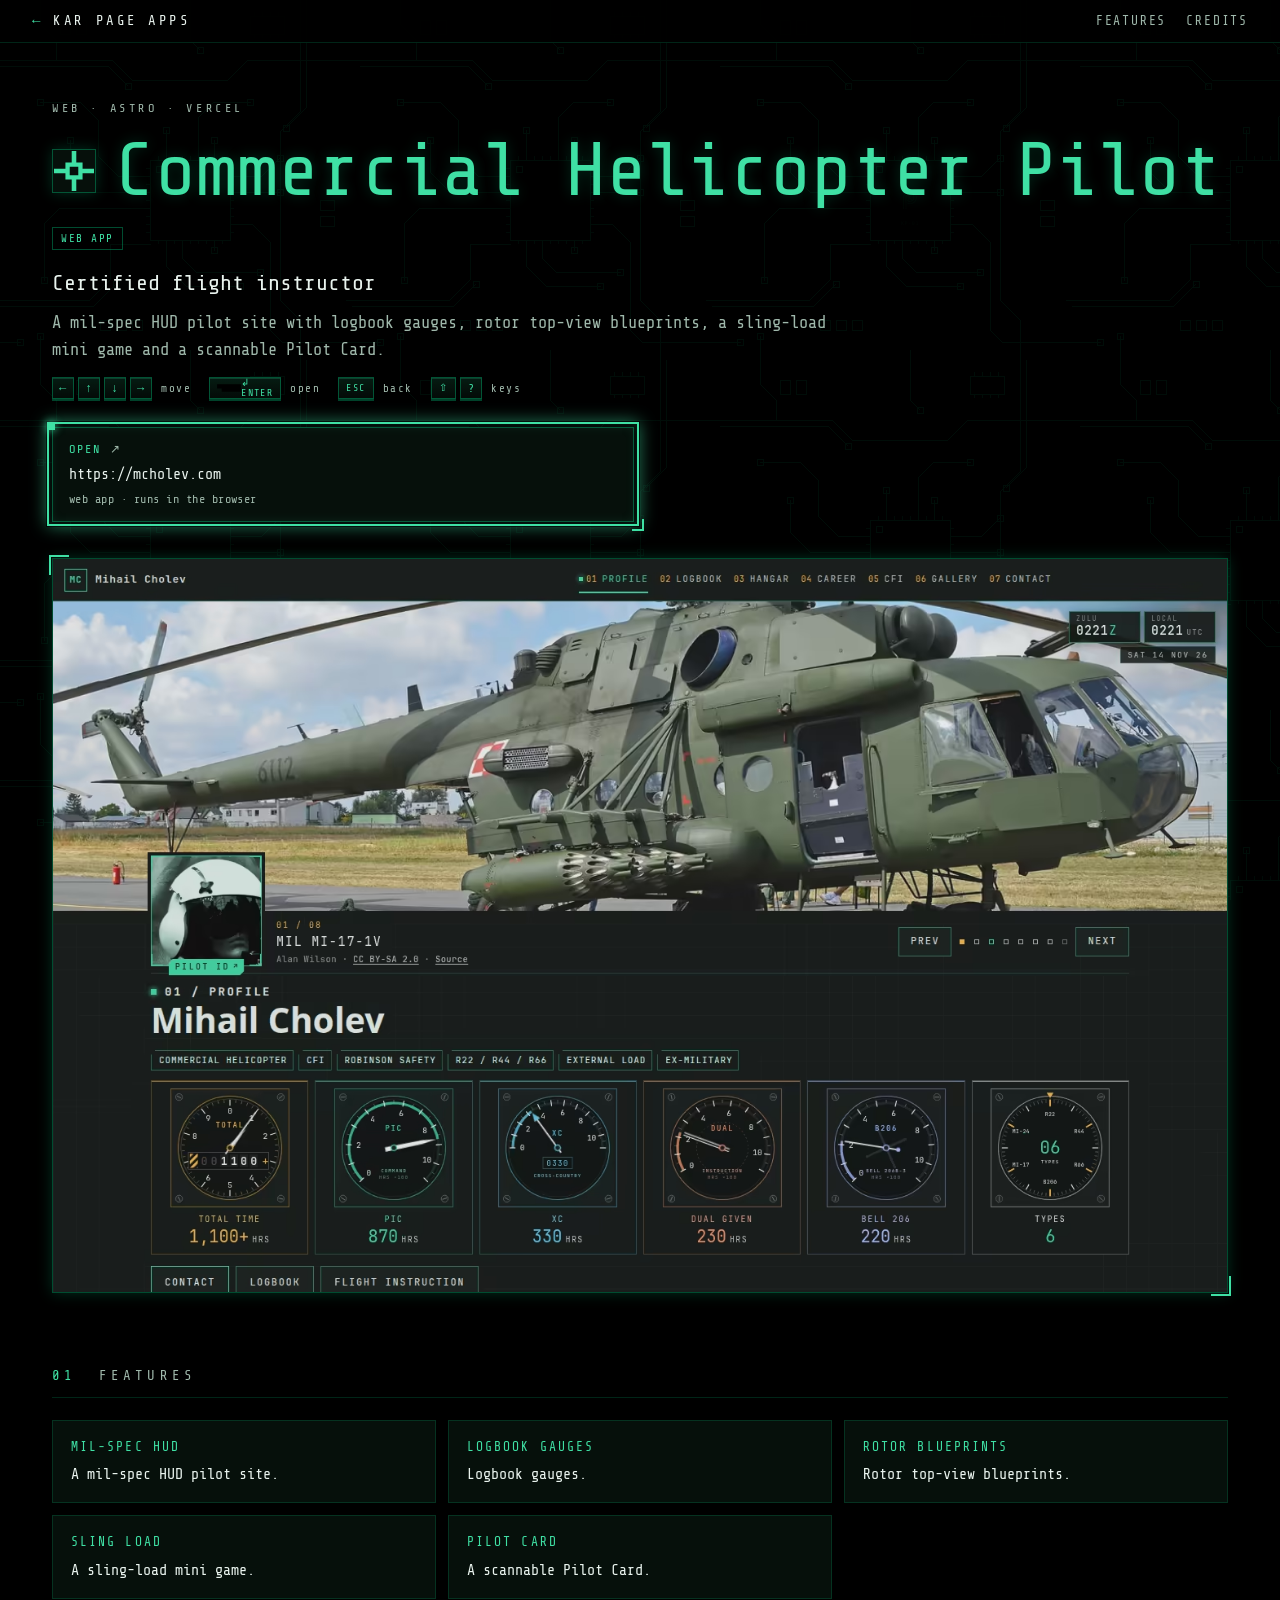
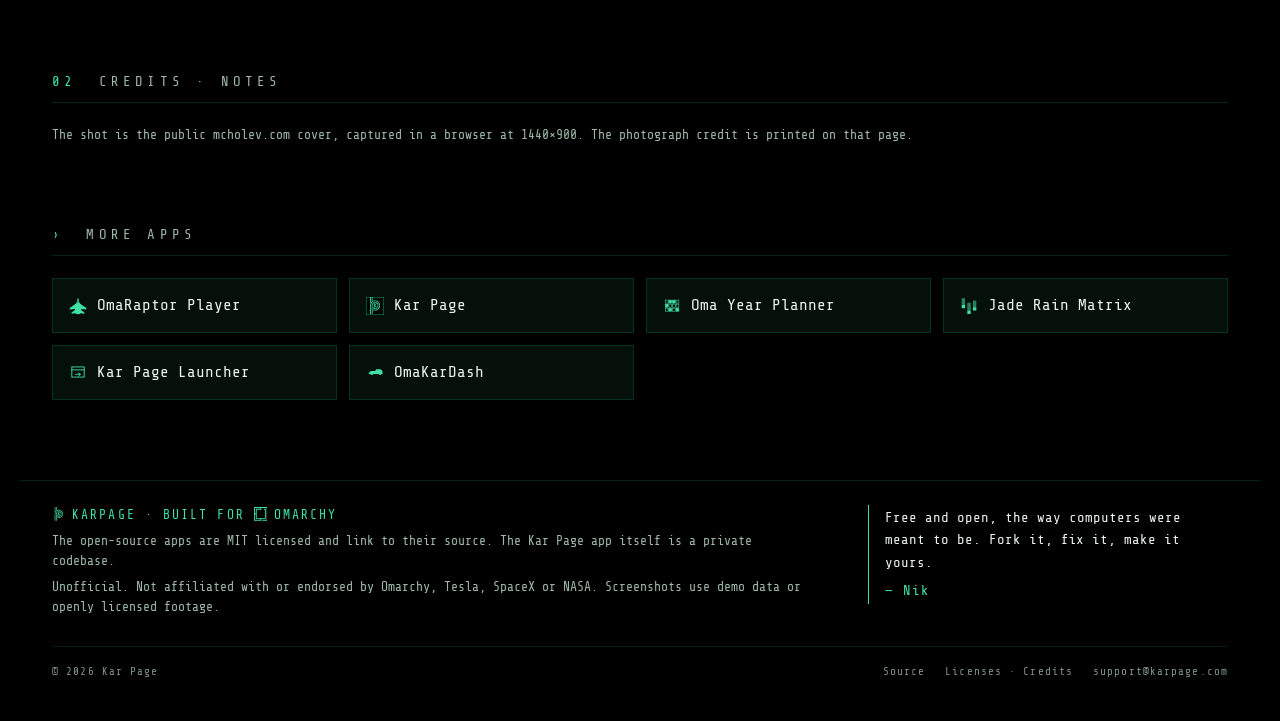
<file: site/mcholev.html>
<!DOCTYPE html>
<html lang="en">
<head>
<meta charset="utf-8">
<meta name="viewport" content="width=device-width, initial-scale=1, maximum-scale=1, user-scalable=no">
<meta name="color-scheme" content="dark">
<meta name="theme-color" content="#000000">
<meta name="referrer" content="no-referrer">
<meta http-equiv="Content-Security-Policy" content="default-src 'self'; img-src 'self'; style-src 'self'; script-src 'self'; font-src 'self'; base-uri 'none'; form-action 'none'; object-src 'none'; frame-src https://karpage.app">
<title>Commercial Helicopter Pilot</title>
<meta name="description" content="A mil-spec HUD pilot site with logbook gauges, rotor top-view blueprints, a sling-load mini game and a scannable Pilot Card.">
<meta name="keywords" content="commercial helicopter pilot, CFI, mcholev.com">
<link rel="canonical" href="https://apps.karpage.com/mcholev">
<meta property="og:type" content="website">
<meta property="og:site_name" content="Kar Page Apps">
<meta property="og:title" content="Commercial Helicopter Pilot">
<meta property="og:description" content="A mil-spec HUD pilot site with logbook gauges, rotor top-view blueprints, a sling-load mini game and a scannable Pilot Card.">
<meta property="og:url" content="https://apps.karpage.com/mcholev">
<meta property="og:image" content="https://apps.karpage.com/img/mcholev-cover.png">
<meta name="twitter:image" content="https://apps.karpage.com/img/mcholev-cover.png">
<meta name="twitter:card" content="summary_large_image">
<link rel="icon" href="favicon.ico" sizes="16x16 32x32 48x48">
<link rel="icon" href="favicon.svg" type="image/svg+xml">
<link rel="apple-touch-icon" href="apple-touch-icon.png">
<link rel="manifest" href="site.webmanifest">
<link rel="preload" href="fonts/ShareTechMono-Regular.woff2" as="font" type="font/woff2" crossorigin>
<link rel="stylesheet" href="styles.css">
</head>
<body class="app">
<a class="skip" href="#top">Skip to content</a>
<header class="bar">
<a class="brand" href="/"><span class="back" aria-hidden="true">←</span> KAR PAGE APPS</a>
<nav aria-label="Sections"><a href="#features">FEATURES</a><a href="#credits">CREDITS</a></nav>
</header>
<main id="top" class="wrap" tabindex="-1">
<section class="hero">
<p class="tag">WEB · ASTRO · VERCEL</p>
<div class="title-row"><span class="mark big" aria-hidden="true"><svg viewBox="2 2 28 28" fill="currentColor"><path fill-rule="evenodd" d="M14.4 2h3.2V10h-3.2zM14.4 22h3.2V30h-3.2zM2 14.4H10v3.2H2zM22 14.4h8v3.2h-8zM10 10h12v12H10zm3 3h6v6h-6z"/></svg></span><h1>Commercial Helicopter Pilot</h1><span class="badge s-web-app">WEB APP</span></div>
<p class="tagline">Certified flight instructor</p>
<p class="lede">A mil-spec HUD pilot site with logbook gauges, rotor top-view blueprints, a sling-load mini game and a scannable Pilot Card.</p>
<p class="keys" aria-hidden="true"><span class="kg"><kbd data-key="ArrowLeft">←</kbd><kbd data-key="ArrowUp">↑</kbd><kbd data-key="ArrowDown">↓</kbd><kbd data-key="ArrowRight">→</kbd><em>move</em></span><span class="kg ks"><span class="ksw"><kbd class="w ent" data-key="Enter"><svg class="kl" viewBox="0 0 84 28" preserveAspectRatio="none" focusable="false"><path d="M.5 .5H83.5V27.5H16.5V15.5H.5Z"/></svg><span>↲ ENTER</span></kbd><kbd class="w spc" data-key=" "><span>SPACE</span></kbd></span><em>open</em></span><span class="kg"><kbd class="w" data-key="Escape">ESC</kbd><em>back</em></span><span class="kg"><kbd class="w" data-key="Shift">⇧</kbd><kbd data-key="?">?</kbd><em>keys</em></span></p>
<div class="acts"><a class="act" href="https://mcholev.com" rel="noopener"><span class="act-k">OPEN <i aria-hidden="true">↗</i></span><span class="act-v">https://mcholev.com</span><small>web app · runs in the browser</small></a></div>
<figure class="frame hero-shot"><a href="img/mcholev-cover.png"><picture><source type="image/avif" srcset="img/mcholev-cover.avif"><source type="image/webp" srcset="img/mcholev-cover.webp"><img draggable="false" src="img/mcholev-cover.png" alt="Site cover: a Mil Mi-17-1V on the flight line above a dark HUD, with commercial helicopter and CFI tags and logbook gauges for total time, PIC, cross-country, dual given, Bell 206 and types." width="1440" height="900" decoding="async" loading="eager" fetchpriority="high"></picture></a></figure>
</section>
<section id="features"><h2><span>01</span> FEATURES</h2><div class="grid"><div class="feat"><b>MIL-SPEC HUD</b><p>A mil-spec HUD pilot site.</p></div><div class="feat"><b>LOGBOOK GAUGES</b><p>Logbook gauges.</p></div><div class="feat"><b>ROTOR BLUEPRINTS</b><p>Rotor top-view blueprints.</p></div><div class="feat"><b>SLING LOAD</b><p>A sling-load mini game.</p></div><div class="feat"><b>PILOT CARD</b><p>A scannable Pilot Card.</p></div></div></section>
<section id="credits"><h2><span>02</span> CREDITS · NOTES</h2><div class="fine"><p>The shot is the public mcholev.com cover, captured in a browser at 1440×900. The photograph credit is printed on that page.</p></div></section>
<section class="more"><h2><span>›</span> MORE APPS</h2><ul class="others"><li><a href="/omaraptor"><span class="mark" aria-hidden="true"><svg viewBox="0 0 32 32" fill="currentColor"><path fill-rule="evenodd" d="M16 1.25 17.3 4.6 17.9 8.4 19.3 11.6 30.75 19.6 30.75 22 21.3 21.4 21.9 23.6 27.4 27.6 27.4 29.9 20.4 28.9 18.6 30.75 16 30 13.4 30.75 11.6 28.9 4.6 29.9 4.6 27.6 10.1 23.6 10.7 21.4 1.25 22 1.25 19.6 12.7 11.6 14.1 8.4 14.7 4.6ZM16 5.4 16.75 8 16 11.2 15.25 8Z"/></svg></span><span>OmaRaptor Player</span></a></li><li><a href="/kar-page"><span class="mark kp" aria-hidden="true"><svg viewBox="0 0 2500 4172" fill="currentColor"><path fill-rule="evenodd" d="M1 4171C0 4170 0 2060 1 2036C9 1872 42 1727 107 1579C117 1556 144 1503 156 1481C235 1339 340 1215 466 1113C584 1017 719 944 864 897C956 867 1055 848 1154 840C1215 835 1289 835 1352 841C1601 861 1838 955 2034 1113C2136 1195 2228 1297 2299 1407C2347 1481 2387 1559 2418 1641C2459 1748 2486 1864 2495 1980C2499 2019 2499 2037 2499 2086C2499 2136 2499 2153 2495 2193C2468 2516 2317 2814 2071 3029C2031 3063 1989 3095 1942 3127C1707 3284 1427 3355 1144 3331C1006 3320 872 3286 745 3230L727 3222 L727 3107C727 3015 727 2993 728 2992C729 2992 737 2996 745 3001C765 3012 812 3035 832 3044C949 3094 1067 3122 1193 3129C1218 3130 1282 3130 1307 3129C1539 3116 1755 3029 1931 2878C2105 2728 2227 2522 2273 2298C2287 2228 2293 2174 2294 2101C2295 2029 2291 1980 2280 1915C2234 1631 2071 1379 1830 1217C1752 1165 1669 1125 1580 1095C1495 1067 1414 1051 1316 1044C1293 1042 1207 1042 1184 1044C1128 1048 1092 1053 1044 1063C910 1089 785 1141 671 1217C572 1283 483 1367 412 1463C329 1574 270 1699 237 1832C223 1888 214 1939 208 2006C207 2024 207 2090 206 3098L206 4172 L103 4172C47 4172 1 4172 1 4171ZM422 4171C422 4170 422 3691 422 3106C423 2113 423 2042 424 2024C427 1990 431 1963 436 1937C463 1785 532 1646 637 1530C661 1503 701 1466 731 1441C851 1345 994 1284 1146 1265C1185 1260 1196 1260 1250 1260C1304 1260 1315 1260 1354 1265C1483 1281 1607 1328 1714 1401C1832 1481 1927 1590 1991 1718C2095 1925 2106 2172 2021 2389C1990 2467 1949 2538 1896 2603C1853 2657 1802 2707 1746 2748C1583 2871 1378 2929 1174 2910C1015 2896 864 2836 740 2738L727 2728 L727 2578C727 2434 727 2429 729 2429C730 2429 732 2432 735 2436C757 2469 796 2514 827 2542C925 2632 1042 2687 1171 2703C1199 2707 1209 2708 1250 2708C1291 2708 1301 2707 1329 2703C1529 2678 1702 2558 1798 2380C1841 2302 1865 2217 1871 2125C1873 2103 1872 2048 1870 2027C1859 1921 1826 1829 1769 1742C1744 1706 1723 1680 1690 1647C1668 1625 1656 1614 1636 1598C1497 1488 1319 1443 1144 1473C952 1506 785 1629 696 1803C660 1873 640 1941 630 2026C629 2041 629 2104 628 3106L628 4172 L525 4172C444 4172 423 4172 422 4171ZM1333 2400L1130 2198 L1130 2300C1130 2356 1130 2409 1129 2419C1127 2447 1123 2465 1111 2488C1089 2532 1048 2565 998 2578C985 2582 970 2584 959 2584L950 2584 L950 2135L951 1686 L953 1674C965 1620 1000 1575 1047 1550C1059 1544 1075 1538 1087 1536C1095 1534 1126 1531 1129 1532C1130 1533 1130 1558 1130 1734L1130 1934 L1268 1793C1366 1693 1408 1650 1414 1645C1420 1640 1428 1636 1438 1631C1456 1622 1466 1618 1483 1614C1494 1612 1496 1612 1516 1612C1535 1612 1540 1612 1548 1614C1576 1620 1601 1631 1630 1651C1644 1660 1646 1663 1645 1664C1645 1666 1294 2026 1269 2051L1254 2067 L1401 2215C1482 2296 1550 2365 1553 2367C1563 2380 1574 2399 1580 2416C1594 2455 1593 2501 1579 2539C1573 2557 1561 2578 1550 2591C1547 2595 1537 2603 1536 2603C1536 2603 1444 2512 1333 2400ZM0 1621C0 1620 0 1255 0 810L0 0 L103 0L206 0 L206 632L206 1262 L196 1276C122 1371 59 1481 13 1598C4 1620 2 1624 0 1621ZM422 1042C422 1041 422 806 422 520L422 0 L525 0L628 0 L628 456L628 911 L610 921C555 951 500 986 447 1026C435 1035 425 1043 424 1043C423 1043 423 1042 422 1042Z"/></svg></span><span>Kar Page</span></a></li><li><a href="/oma-year"><span class="mark" aria-hidden="true"><svg viewBox="0 0 32 32" fill="none" stroke="currentColor" stroke-width="1"><rect x="4.0" y="5.5" width="5" height="5.4"/><rect x="10.4" y="5.5" width="5" height="5.4" fill="currentColor"/><rect x="16.8" y="5.5" width="5" height="5.4" fill="currentColor"/><rect x="23.2" y="5.5" width="5" height="5.4"/><rect x="4.0" y="12.7" width="5" height="5.4" fill="currentColor"/><rect x="10.4" y="12.7" width="5" height="5.4"/><rect x="16.8" y="12.7" width="5" height="5.4"/><rect x="23.2" y="12.7" width="5" height="5.4"/><rect x="4.0" y="19.9" width="5" height="5.4"/><rect x="10.4" y="19.9" width="5" height="5.4" fill="currentColor"/><rect x="16.8" y="19.9" width="5" height="5.4"/><rect x="23.2" y="19.9" width="5" height="5.4" fill="currentColor"/></svg></span><span>Oma Year Planner</span></a></li><li><a href="/jade-rain-matrix"><span class="mark" aria-hidden="true"><svg viewBox="0 0 32 32" fill="currentColor"><path opacity=".55" d="M3 2h6v12H3zM13 10h6v14h-6zM23 6h6v12h-6z"/><path d="M3 14h6v6H3zM13 24h6v6h-6zM23 18h6v6h-6z"/></svg></span><span>Jade Rain Matrix</span></a></li><li><a href="/launcher"><span class="mark" aria-hidden="true"><svg viewBox="0 0 32 32" fill="none" stroke="currentColor" stroke-width="1.6" stroke-linecap="square"><rect x="5" y="7" width="22" height="18"/><path d="M5 12.2h22M12 20.2h8M17.2 17.4 20.2 20.2 17.2 23"/></svg></span><span>Kar Page Launcher</span></a></li><li><a href="/omakardash"><span class="mark" aria-hidden="true"><svg viewBox="0 0 32 32" fill="currentColor"><path d="M4.5 19.5c1-3.6 3-5.4 6-5.4h5.6l2.2-3.2h6.4c2 0 3.4 1.3 4 3l.8 2.4v3.2h-1.7a2.7 2.7 0 0 1-5.2 0h-9.6a2.7 2.7 0 0 1-5.2 0H4.5v-2.8z"/></svg></span><span>OmaKarDash</span></a></li></ul></section>
</main>
<footer class="foot">
<div class="foot-top">
<div class="foot-main">
<p class="foot-brand"><svg class="g" aria-hidden="true" focusable="false" viewBox="0 0 2500 4172" fill="currentColor"><path fill-rule="evenodd" d="M1 4171C0 4170 0 2060 1 2036C9 1872 42 1727 107 1579C117 1556 144 1503 156 1481C235 1339 340 1215 466 1113C584 1017 719 944 864 897C956 867 1055 848 1154 840C1215 835 1289 835 1352 841C1601 861 1838 955 2034 1113C2136 1195 2228 1297 2299 1407C2347 1481 2387 1559 2418 1641C2459 1748 2486 1864 2495 1980C2499 2019 2499 2037 2499 2086C2499 2136 2499 2153 2495 2193C2468 2516 2317 2814 2071 3029C2031 3063 1989 3095 1942 3127C1707 3284 1427 3355 1144 3331C1006 3320 872 3286 745 3230L727 3222 L727 3107C727 3015 727 2993 728 2992C729 2992 737 2996 745 3001C765 3012 812 3035 832 3044C949 3094 1067 3122 1193 3129C1218 3130 1282 3130 1307 3129C1539 3116 1755 3029 1931 2878C2105 2728 2227 2522 2273 2298C2287 2228 2293 2174 2294 2101C2295 2029 2291 1980 2280 1915C2234 1631 2071 1379 1830 1217C1752 1165 1669 1125 1580 1095C1495 1067 1414 1051 1316 1044C1293 1042 1207 1042 1184 1044C1128 1048 1092 1053 1044 1063C910 1089 785 1141 671 1217C572 1283 483 1367 412 1463C329 1574 270 1699 237 1832C223 1888 214 1939 208 2006C207 2024 207 2090 206 3098L206 4172 L103 4172C47 4172 1 4172 1 4171ZM422 4171C422 4170 422 3691 422 3106C423 2113 423 2042 424 2024C427 1990 431 1963 436 1937C463 1785 532 1646 637 1530C661 1503 701 1466 731 1441C851 1345 994 1284 1146 1265C1185 1260 1196 1260 1250 1260C1304 1260 1315 1260 1354 1265C1483 1281 1607 1328 1714 1401C1832 1481 1927 1590 1991 1718C2095 1925 2106 2172 2021 2389C1990 2467 1949 2538 1896 2603C1853 2657 1802 2707 1746 2748C1583 2871 1378 2929 1174 2910C1015 2896 864 2836 740 2738L727 2728 L727 2578C727 2434 727 2429 729 2429C730 2429 732 2432 735 2436C757 2469 796 2514 827 2542C925 2632 1042 2687 1171 2703C1199 2707 1209 2708 1250 2708C1291 2708 1301 2707 1329 2703C1529 2678 1702 2558 1798 2380C1841 2302 1865 2217 1871 2125C1873 2103 1872 2048 1870 2027C1859 1921 1826 1829 1769 1742C1744 1706 1723 1680 1690 1647C1668 1625 1656 1614 1636 1598C1497 1488 1319 1443 1144 1473C952 1506 785 1629 696 1803C660 1873 640 1941 630 2026C629 2041 629 2104 628 3106L628 4172 L525 4172C444 4172 423 4172 422 4171ZM1333 2400L1130 2198 L1130 2300C1130 2356 1130 2409 1129 2419C1127 2447 1123 2465 1111 2488C1089 2532 1048 2565 998 2578C985 2582 970 2584 959 2584L950 2584 L950 2135L951 1686 L953 1674C965 1620 1000 1575 1047 1550C1059 1544 1075 1538 1087 1536C1095 1534 1126 1531 1129 1532C1130 1533 1130 1558 1130 1734L1130 1934 L1268 1793C1366 1693 1408 1650 1414 1645C1420 1640 1428 1636 1438 1631C1456 1622 1466 1618 1483 1614C1494 1612 1496 1612 1516 1612C1535 1612 1540 1612 1548 1614C1576 1620 1601 1631 1630 1651C1644 1660 1646 1663 1645 1664C1645 1666 1294 2026 1269 2051L1254 2067 L1401 2215C1482 2296 1550 2365 1553 2367C1563 2380 1574 2399 1580 2416C1594 2455 1593 2501 1579 2539C1573 2557 1561 2578 1550 2591C1547 2595 1537 2603 1536 2603C1536 2603 1444 2512 1333 2400ZM0 1621C0 1620 0 1255 0 810L0 0 L103 0L206 0 L206 632L206 1262 L196 1276C122 1371 59 1481 13 1598C4 1620 2 1624 0 1621ZM422 1042C422 1041 422 806 422 520L422 0 L525 0L628 0 L628 456L628 911 L610 921C555 951 500 986 447 1026C435 1035 425 1043 424 1043C423 1043 423 1042 422 1042Z"/></svg>KARPAGE · BUILT FOR <svg class="g" viewBox="0 0 24 24" aria-hidden="true" focusable="false"><path fill="currentColor" d="M0 0v24h12.8v-3.2h8V3.2h-3.2v1.6h1.6v14.4H4.8V4.8h8V1.6h9.6v20.8h-8V24H24V0Zm1.6 1.6h9.6v1.6h-8v8H1.6Zm0 11.2h1.6v8h8v1.6H1.6Z"/></svg>OMARCHY</p>
<p>The open-source apps are MIT licensed and link to their source. The Kar Page app itself is a private codebase.</p>
<p>Unofficial. Not affiliated with or endorsed by Omarchy, Tesla, SpaceX or NASA. Screenshots use demo data or openly licensed footage.</p>
</div>
<blockquote class="foot-note"><p>Free and open, the way computers were meant to be. Fork it, fix it, make it yours.</p><cite>— Nik</cite></blockquote>
</div>
<div class="foot-legal"><span>© 2026 Kar Page</span><nav aria-label="Footer"><a href="https://github.com/KarPage" rel="noopener">Source</a><a href="#credits">Licenses · Credits</a><a href="mailto:support@karpage.com">support@karpage.com</a></nav></div>
</footer>
<script src="site.js"></script>
</body>
</html>
</file>
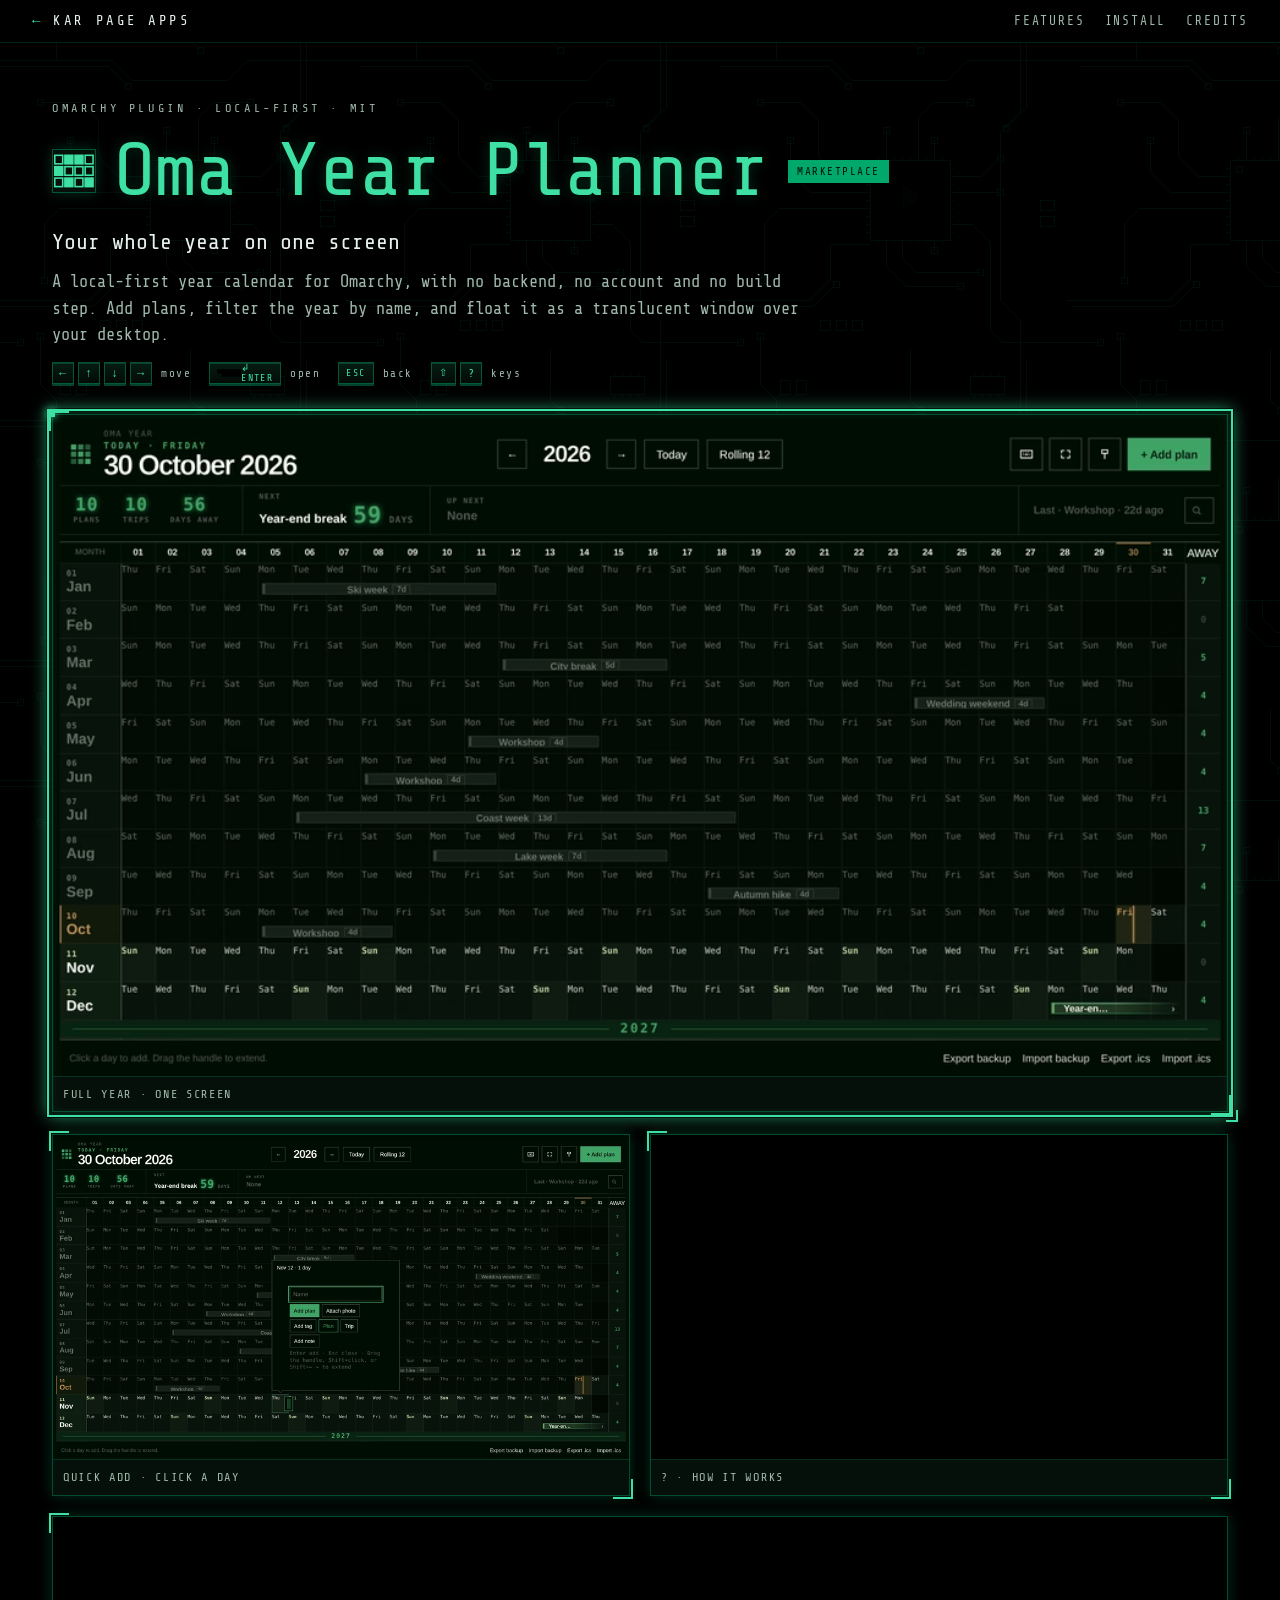
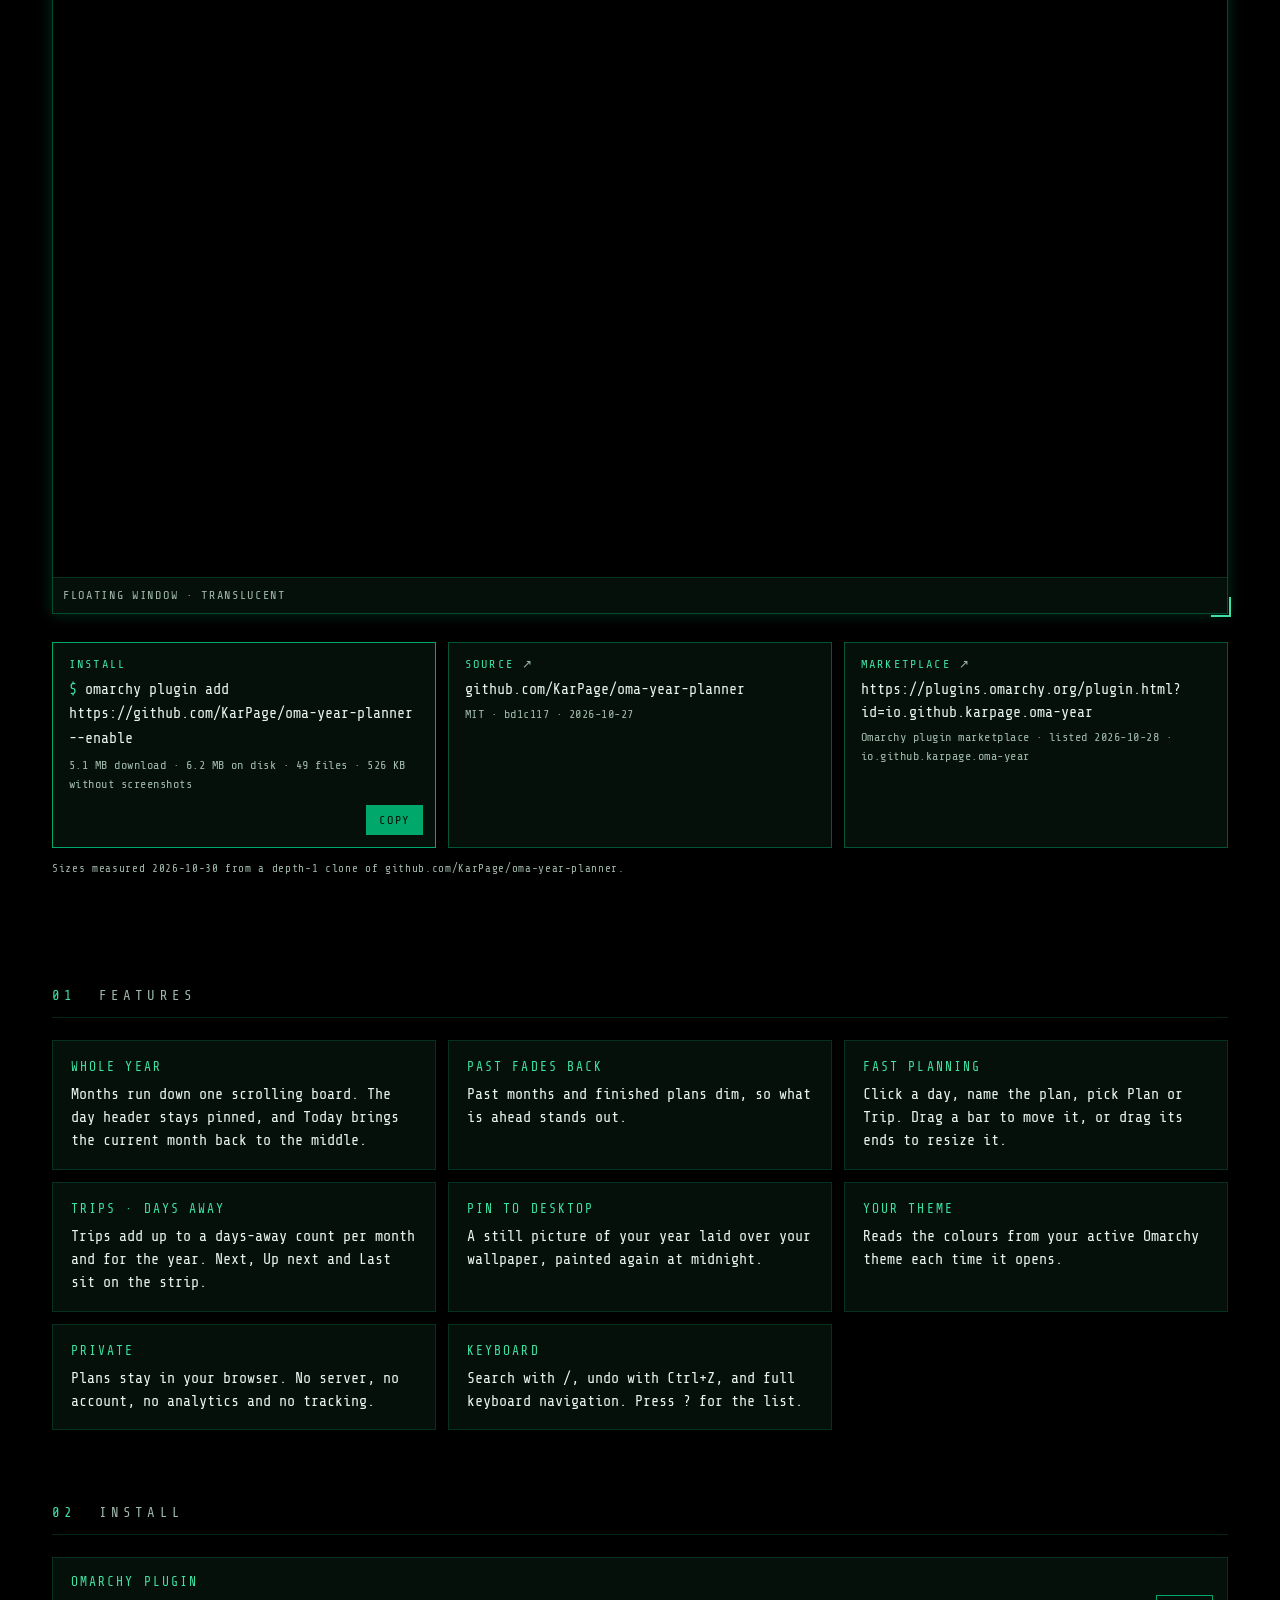
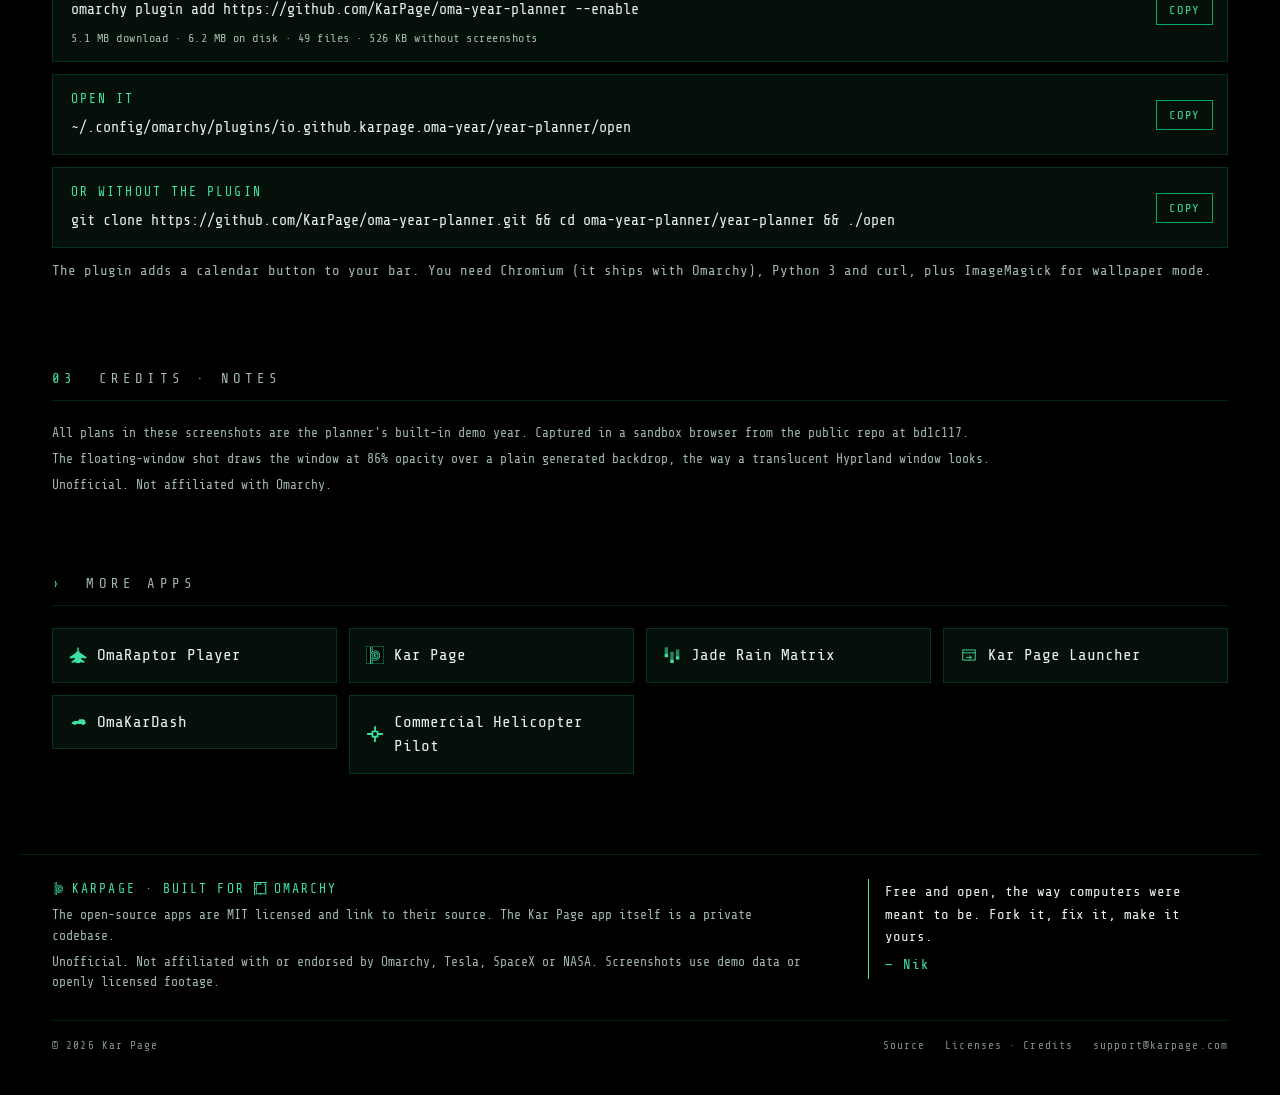
<file: site/oma-year.html>
<!DOCTYPE html>
<html lang="en">
<head>
<meta charset="utf-8">
<meta name="viewport" content="width=device-width, initial-scale=1, maximum-scale=1, user-scalable=no">
<meta name="color-scheme" content="dark">
<meta name="theme-color" content="#000000">
<meta name="referrer" content="no-referrer">
<meta http-equiv="Content-Security-Policy" content="default-src 'self'; img-src 'self'; style-src 'self'; script-src 'self'; font-src 'self'; base-uri 'none'; form-action 'none'; object-src 'none'; frame-src https://karpage.app">
<title>Oma Year Planner: a local-first year calendar for Omarchy</title>
<meta name="description" content="Oma Year Planner puts your whole year on one screen. A free, open-source, local-first year calendar plugin for Omarchy, with no backend, no account and no tracking.">
<meta name="keywords" content="year planner, year calendar, Omarchy plugin, Omarchy, Hyprland, local-first calendar, Linux calendar">
<link rel="canonical" href="https://apps.karpage.com/oma-year">
<meta property="og:type" content="website">
<meta property="og:site_name" content="Kar Page Apps">
<meta property="og:title" content="Oma Year Planner: a local-first year calendar for Omarchy">
<meta property="og:description" content="Oma Year Planner puts your whole year on one screen. A free, open-source, local-first year calendar plugin for Omarchy, with no backend, no account and no tracking.">
<meta property="og:url" content="https://apps.karpage.com/oma-year">
<meta property="og:image" content="https://apps.karpage.com/img/oyp-board-2x.webp">
<meta name="twitter:image" content="https://apps.karpage.com/img/oyp-board-2x.webp">
<meta name="twitter:card" content="summary_large_image">
<link rel="icon" href="favicon.ico" sizes="16x16 32x32 48x48">
<link rel="icon" href="favicon.svg" type="image/svg+xml">
<link rel="apple-touch-icon" href="apple-touch-icon.png">
<link rel="manifest" href="site.webmanifest">
<link rel="preload" href="fonts/ShareTechMono-Regular.woff2" as="font" type="font/woff2" crossorigin>
<link rel="stylesheet" href="styles.css">
</head>
<body class="app">
<a class="skip" href="#top">Skip to content</a>
<header class="bar">
<a class="brand" href="/"><span class="back" aria-hidden="true">←</span> KAR PAGE APPS</a>
<nav aria-label="Sections"><a href="#features">FEATURES</a><a href="#install">INSTALL</a><a href="#credits">CREDITS</a></nav>
</header>
<main id="top" class="wrap" tabindex="-1">
<section class="hero">
<p class="tag">OMARCHY PLUGIN · LOCAL-FIRST · MIT</p>
<div class="title-row"><span class="mark big" aria-hidden="true"><svg viewBox="3.5 5 25.3 20.85" fill="none" stroke="currentColor" stroke-width="1"><rect x="4.0" y="5.5" width="5" height="5.4"/><rect x="10.4" y="5.5" width="5" height="5.4" fill="currentColor"/><rect x="16.8" y="5.5" width="5" height="5.4" fill="currentColor"/><rect x="23.2" y="5.5" width="5" height="5.4"/><rect x="4.0" y="12.7" width="5" height="5.4" fill="currentColor"/><rect x="10.4" y="12.7" width="5" height="5.4"/><rect x="16.8" y="12.7" width="5" height="5.4"/><rect x="23.2" y="12.7" width="5" height="5.4"/><rect x="4.0" y="19.9" width="5" height="5.4"/><rect x="10.4" y="19.9" width="5" height="5.4" fill="currentColor"/><rect x="16.8" y="19.9" width="5" height="5.4"/><rect x="23.2" y="19.9" width="5" height="5.4" fill="currentColor"/></svg></span><h1>Oma Year Planner</h1><span class="badge s-marketplace">MARKETPLACE</span></div>
<p class="tagline">Your whole year on one screen</p>
<p class="lede">A local-first year calendar for Omarchy, with no backend, no account and no build step. Add plans, filter the year by name, and float it as a translucent window over your desktop.</p>
<p class="keys" aria-hidden="true"><span class="kg"><kbd data-key="ArrowLeft">←</kbd><kbd data-key="ArrowUp">↑</kbd><kbd data-key="ArrowDown">↓</kbd><kbd data-key="ArrowRight">→</kbd><em>move</em></span><span class="kg ks"><span class="ksw"><kbd class="w ent" data-key="Enter"><svg class="kl" viewBox="0 0 84 28" preserveAspectRatio="none" focusable="false"><path d="M.5 .5H83.5V27.5H16.5V15.5H.5Z"/></svg><span>↲ ENTER</span></kbd><kbd class="w spc" data-key=" "><span>SPACE</span></kbd></span><em>open</em></span><span class="kg"><kbd class="w" data-key="Escape">ESC</kbd><em>back</em></span><span class="kg"><kbd class="w" data-key="Shift">⇧</kbd><kbd data-key="?">?</kbd><em>keys</em></span></p>
<figure class="frame hero-shot hero-still"><a href="img/oyp-board-2x.webp"><picture><source type="image/avif" srcset="img/oyp-board.avif 1x, img/oyp-board-2x.avif 2x"><source type="image/webp" srcset="img/oyp-board.webp 1x, img/oyp-board-2x.webp 2x"><img draggable="false" src="img/oyp-board.png" alt="Oma Year Planner with the full 2026 year on one board: the built-in demo plans Ski week, City break, Wedding weekend, Workshop, Coast week, Lake week, Autumn hike and Year-end break, with plans, trips and days-away counts on the strip and today marked in October." width="960" height="540" decoding="async" loading="eager" fetchpriority="high"></picture></a><figcaption>FULL YEAR · ONE SCREEN</figcaption></figure><div class="shots"><figure class="frame"><a href="img/oyp-quickadd-2x.webp"><picture><source type="image/avif" srcset="img/oyp-quickadd.avif 1x, img/oyp-quickadd-2x.avif 2x"><source type="image/webp" srcset="img/oyp-quickadd.webp 1x, img/oyp-quickadd-2x.webp 2x"><img draggable="false" src="img/oyp-quickadd.png" alt="The quick add popover opened on November 12 in the demo year, with an empty name field, Add plan, Attach photo, Add tag, Plan or Trip and Add note." width="960" height="540" decoding="async" loading="lazy"></picture></a><figcaption>QUICK ADD · CLICK A DAY</figcaption></figure><figure class="frame"><a href="img/oyp-help-2x.webp"><picture><source type="image/avif" srcset="img/oyp-help.avif 1x, img/oyp-help-2x.avif 2x"><source type="image/webp" srcset="img/oyp-help.webp 1x, img/oyp-help-2x.webp 2x"><img draggable="false" src="img/oyp-help.png" alt="The How it works panel opened with ?, showing add a plan, one day, move and resize, quick edit, scroll months and jump to today, plus the keyboard shortcuts." width="960" height="540" decoding="async" loading="lazy"></picture></a><figcaption>? · HOW IT WORKS</figcaption></figure><figure class="frame"><a href="img/oyp-window-2x.webp"><picture><source type="image/avif" srcset="img/oyp-window.avif 1x, img/oyp-window-2x.avif 2x"><source type="image/webp" srcset="img/oyp-window.webp 1x, img/oyp-window-2x.webp 2x"><img draggable="false" src="img/oyp-window.png" alt="Oma Year Planner as a translucent floating window over a plain green desktop backdrop, showing the demo plans from April 2026 into 2027." width="960" height="540" decoding="async" loading="lazy"></picture></a><figcaption>FLOATING WINDOW · TRANSLUCENT</figcaption></figure></div>
<div class="acts acts-3"><div class="act act-install"><span class="act-k">INSTALL</span><pre><code id="act-install">omarchy plugin add https://github.com/KarPage/oma-year-planner --enable</code></pre><small>5.1 MB download · 6.2 MB on disk · 49 files · 526 KB without screenshots</small><button class="copy" type="button" data-copy="act-install" aria-label="Copy install command">COPY</button></div><a class="act" href="https://github.com/KarPage/oma-year-planner" rel="noopener"><span class="act-k">SOURCE <i aria-hidden="true">↗</i></span><span class="act-v">github.com/KarPage/oma-year-planner</span><small>MIT · bd1c117 · 2026-10-27</small></a><a class="act" href="https://plugins.omarchy.org/plugin.html?id=io.github.karpage.oma-year" rel="noopener"><span class="act-k">MARKETPLACE <i aria-hidden="true">↗</i></span><span class="act-v">https://plugins.omarchy.org/plugin.html?id=io.github.karpage.oma-year</span><small>Omarchy plugin marketplace · listed 2026-10-28 · io.github.karpage.oma-year</small></a></div><p class="act-note">Sizes measured 2026-10-30 from a depth-1 clone of github.com/KarPage/oma-year-planner.</p>
</section>
<section id="features"><h2><span>01</span> FEATURES</h2><div class="grid"><div class="feat"><b>WHOLE YEAR</b><p>Months run down one scrolling board. The day header stays pinned, and Today brings the current month back to the middle.</p></div><div class="feat"><b>PAST FADES BACK</b><p>Past months and finished plans dim, so what is ahead stands out.</p></div><div class="feat"><b>FAST PLANNING</b><p>Click a day, name the plan, pick Plan or Trip. Drag a bar to move it, or drag its ends to resize it.</p></div><div class="feat"><b>TRIPS · DAYS AWAY</b><p>Trips add up to a days-away count per month and for the year. Next, Up next and Last sit on the strip.</p></div><div class="feat"><b>PIN TO DESKTOP</b><p>A still picture of your year laid over your wallpaper, painted again at midnight.</p></div><div class="feat"><b>YOUR THEME</b><p>Reads the colours from your active Omarchy theme each time it opens.</p></div><div class="feat"><b>PRIVATE</b><p>Plans stay in your browser. No server, no account, no analytics and no tracking.</p></div><div class="feat"><b>KEYBOARD</b><p>Search with /, undo with Ctrl+Z, and full keyboard navigation. Press ? for the list.</p></div></div></section>
<section id="install"><h2><span>02</span> INSTALL</h2><div class="code"><b>OMARCHY PLUGIN</b><pre><code id="cmd-0">omarchy plugin add https://github.com/KarPage/oma-year-planner --enable</code></pre><small>5.1 MB download · 6.2 MB on disk · 49 files · 526 KB without screenshots</small><button class="copy" type="button" data-copy="cmd-0" aria-label="Copy: omarchy plugin">COPY</button></div><div class="code"><b>OPEN IT</b><pre><code id="cmd-1">~/.config/omarchy/plugins/io.github.karpage.oma-year/year-planner/open</code></pre><button class="copy" type="button" data-copy="cmd-1" aria-label="Copy: open it">COPY</button></div><div class="code"><b>OR WITHOUT THE PLUGIN</b><pre><code id="cmd-2">git clone https://github.com/KarPage/oma-year-planner.git &amp;&amp; cd oma-year-planner/year-planner &amp;&amp; ./open</code></pre><button class="copy" type="button" data-copy="cmd-2" aria-label="Copy: or without the plugin">COPY</button></div><p class="note">The plugin adds a calendar button to your bar. You need Chromium (it ships with Omarchy), Python 3 and curl, plus ImageMagick for wallpaper mode.</p></section>
<section id="credits"><h2><span>03</span> CREDITS · NOTES</h2><div class="fine"><p>All plans in these screenshots are the planner&#x27;s built-in demo year. Captured in a sandbox browser from the public repo at bd1c117.</p><p>The floating-window shot draws the window at 86% opacity over a plain generated backdrop, the way a translucent Hyprland window looks.</p><p>Unofficial. Not affiliated with Omarchy.</p></div></section>
<section class="more"><h2><span>›</span> MORE APPS</h2><ul class="others"><li><a href="/omaraptor"><span class="mark" aria-hidden="true"><svg viewBox="0 0 32 32" fill="currentColor"><path fill-rule="evenodd" d="M16 1.25 17.3 4.6 17.9 8.4 19.3 11.6 30.75 19.6 30.75 22 21.3 21.4 21.9 23.6 27.4 27.6 27.4 29.9 20.4 28.9 18.6 30.75 16 30 13.4 30.75 11.6 28.9 4.6 29.9 4.6 27.6 10.1 23.6 10.7 21.4 1.25 22 1.25 19.6 12.7 11.6 14.1 8.4 14.7 4.6ZM16 5.4 16.75 8 16 11.2 15.25 8Z"/></svg></span><span>OmaRaptor Player</span></a></li><li><a href="/kar-page"><span class="mark kp" aria-hidden="true"><svg viewBox="0 0 2500 4172" fill="currentColor"><path fill-rule="evenodd" d="M1 4171C0 4170 0 2060 1 2036C9 1872 42 1727 107 1579C117 1556 144 1503 156 1481C235 1339 340 1215 466 1113C584 1017 719 944 864 897C956 867 1055 848 1154 840C1215 835 1289 835 1352 841C1601 861 1838 955 2034 1113C2136 1195 2228 1297 2299 1407C2347 1481 2387 1559 2418 1641C2459 1748 2486 1864 2495 1980C2499 2019 2499 2037 2499 2086C2499 2136 2499 2153 2495 2193C2468 2516 2317 2814 2071 3029C2031 3063 1989 3095 1942 3127C1707 3284 1427 3355 1144 3331C1006 3320 872 3286 745 3230L727 3222 L727 3107C727 3015 727 2993 728 2992C729 2992 737 2996 745 3001C765 3012 812 3035 832 3044C949 3094 1067 3122 1193 3129C1218 3130 1282 3130 1307 3129C1539 3116 1755 3029 1931 2878C2105 2728 2227 2522 2273 2298C2287 2228 2293 2174 2294 2101C2295 2029 2291 1980 2280 1915C2234 1631 2071 1379 1830 1217C1752 1165 1669 1125 1580 1095C1495 1067 1414 1051 1316 1044C1293 1042 1207 1042 1184 1044C1128 1048 1092 1053 1044 1063C910 1089 785 1141 671 1217C572 1283 483 1367 412 1463C329 1574 270 1699 237 1832C223 1888 214 1939 208 2006C207 2024 207 2090 206 3098L206 4172 L103 4172C47 4172 1 4172 1 4171ZM422 4171C422 4170 422 3691 422 3106C423 2113 423 2042 424 2024C427 1990 431 1963 436 1937C463 1785 532 1646 637 1530C661 1503 701 1466 731 1441C851 1345 994 1284 1146 1265C1185 1260 1196 1260 1250 1260C1304 1260 1315 1260 1354 1265C1483 1281 1607 1328 1714 1401C1832 1481 1927 1590 1991 1718C2095 1925 2106 2172 2021 2389C1990 2467 1949 2538 1896 2603C1853 2657 1802 2707 1746 2748C1583 2871 1378 2929 1174 2910C1015 2896 864 2836 740 2738L727 2728 L727 2578C727 2434 727 2429 729 2429C730 2429 732 2432 735 2436C757 2469 796 2514 827 2542C925 2632 1042 2687 1171 2703C1199 2707 1209 2708 1250 2708C1291 2708 1301 2707 1329 2703C1529 2678 1702 2558 1798 2380C1841 2302 1865 2217 1871 2125C1873 2103 1872 2048 1870 2027C1859 1921 1826 1829 1769 1742C1744 1706 1723 1680 1690 1647C1668 1625 1656 1614 1636 1598C1497 1488 1319 1443 1144 1473C952 1506 785 1629 696 1803C660 1873 640 1941 630 2026C629 2041 629 2104 628 3106L628 4172 L525 4172C444 4172 423 4172 422 4171ZM1333 2400L1130 2198 L1130 2300C1130 2356 1130 2409 1129 2419C1127 2447 1123 2465 1111 2488C1089 2532 1048 2565 998 2578C985 2582 970 2584 959 2584L950 2584 L950 2135L951 1686 L953 1674C965 1620 1000 1575 1047 1550C1059 1544 1075 1538 1087 1536C1095 1534 1126 1531 1129 1532C1130 1533 1130 1558 1130 1734L1130 1934 L1268 1793C1366 1693 1408 1650 1414 1645C1420 1640 1428 1636 1438 1631C1456 1622 1466 1618 1483 1614C1494 1612 1496 1612 1516 1612C1535 1612 1540 1612 1548 1614C1576 1620 1601 1631 1630 1651C1644 1660 1646 1663 1645 1664C1645 1666 1294 2026 1269 2051L1254 2067 L1401 2215C1482 2296 1550 2365 1553 2367C1563 2380 1574 2399 1580 2416C1594 2455 1593 2501 1579 2539C1573 2557 1561 2578 1550 2591C1547 2595 1537 2603 1536 2603C1536 2603 1444 2512 1333 2400ZM0 1621C0 1620 0 1255 0 810L0 0 L103 0L206 0 L206 632L206 1262 L196 1276C122 1371 59 1481 13 1598C4 1620 2 1624 0 1621ZM422 1042C422 1041 422 806 422 520L422 0 L525 0L628 0 L628 456L628 911 L610 921C555 951 500 986 447 1026C435 1035 425 1043 424 1043C423 1043 423 1042 422 1042Z"/></svg></span><span>Kar Page</span></a></li><li><a href="/jade-rain-matrix"><span class="mark" aria-hidden="true"><svg viewBox="0 0 32 32" fill="currentColor"><path opacity=".55" d="M3 2h6v12H3zM13 10h6v14h-6zM23 6h6v12h-6z"/><path d="M3 14h6v6H3zM13 24h6v6h-6zM23 18h6v6h-6z"/></svg></span><span>Jade Rain Matrix</span></a></li><li><a href="/launcher"><span class="mark" aria-hidden="true"><svg viewBox="0 0 32 32" fill="none" stroke="currentColor" stroke-width="1.6" stroke-linecap="square"><rect x="5" y="7" width="22" height="18"/><path d="M5 12.2h22M12 20.2h8M17.2 17.4 20.2 20.2 17.2 23"/></svg></span><span>Kar Page Launcher</span></a></li><li><a href="/omakardash"><span class="mark" aria-hidden="true"><svg viewBox="0 0 32 32" fill="currentColor"><path d="M4.5 19.5c1-3.6 3-5.4 6-5.4h5.6l2.2-3.2h6.4c2 0 3.4 1.3 4 3l.8 2.4v3.2h-1.7a2.7 2.7 0 0 1-5.2 0h-9.6a2.7 2.7 0 0 1-5.2 0H4.5v-2.8z"/></svg></span><span>OmaKarDash</span></a></li><li><a href="/mcholev"><span class="mark" aria-hidden="true"><svg viewBox="0 0 32 32" fill="currentColor"><path fill-rule="evenodd" d="M14.4 2h3.2V10h-3.2zM14.4 22h3.2V30h-3.2zM2 14.4H10v3.2H2zM22 14.4h8v3.2h-8zM10 10h12v12H10zm3 3h6v6h-6z"/></svg></span><span>Commercial Helicopter Pilot</span></a></li></ul></section>
</main>
<footer class="foot">
<div class="foot-top">
<div class="foot-main">
<p class="foot-brand"><svg class="g" aria-hidden="true" focusable="false" viewBox="0 0 2500 4172" fill="currentColor"><path fill-rule="evenodd" d="M1 4171C0 4170 0 2060 1 2036C9 1872 42 1727 107 1579C117 1556 144 1503 156 1481C235 1339 340 1215 466 1113C584 1017 719 944 864 897C956 867 1055 848 1154 840C1215 835 1289 835 1352 841C1601 861 1838 955 2034 1113C2136 1195 2228 1297 2299 1407C2347 1481 2387 1559 2418 1641C2459 1748 2486 1864 2495 1980C2499 2019 2499 2037 2499 2086C2499 2136 2499 2153 2495 2193C2468 2516 2317 2814 2071 3029C2031 3063 1989 3095 1942 3127C1707 3284 1427 3355 1144 3331C1006 3320 872 3286 745 3230L727 3222 L727 3107C727 3015 727 2993 728 2992C729 2992 737 2996 745 3001C765 3012 812 3035 832 3044C949 3094 1067 3122 1193 3129C1218 3130 1282 3130 1307 3129C1539 3116 1755 3029 1931 2878C2105 2728 2227 2522 2273 2298C2287 2228 2293 2174 2294 2101C2295 2029 2291 1980 2280 1915C2234 1631 2071 1379 1830 1217C1752 1165 1669 1125 1580 1095C1495 1067 1414 1051 1316 1044C1293 1042 1207 1042 1184 1044C1128 1048 1092 1053 1044 1063C910 1089 785 1141 671 1217C572 1283 483 1367 412 1463C329 1574 270 1699 237 1832C223 1888 214 1939 208 2006C207 2024 207 2090 206 3098L206 4172 L103 4172C47 4172 1 4172 1 4171ZM422 4171C422 4170 422 3691 422 3106C423 2113 423 2042 424 2024C427 1990 431 1963 436 1937C463 1785 532 1646 637 1530C661 1503 701 1466 731 1441C851 1345 994 1284 1146 1265C1185 1260 1196 1260 1250 1260C1304 1260 1315 1260 1354 1265C1483 1281 1607 1328 1714 1401C1832 1481 1927 1590 1991 1718C2095 1925 2106 2172 2021 2389C1990 2467 1949 2538 1896 2603C1853 2657 1802 2707 1746 2748C1583 2871 1378 2929 1174 2910C1015 2896 864 2836 740 2738L727 2728 L727 2578C727 2434 727 2429 729 2429C730 2429 732 2432 735 2436C757 2469 796 2514 827 2542C925 2632 1042 2687 1171 2703C1199 2707 1209 2708 1250 2708C1291 2708 1301 2707 1329 2703C1529 2678 1702 2558 1798 2380C1841 2302 1865 2217 1871 2125C1873 2103 1872 2048 1870 2027C1859 1921 1826 1829 1769 1742C1744 1706 1723 1680 1690 1647C1668 1625 1656 1614 1636 1598C1497 1488 1319 1443 1144 1473C952 1506 785 1629 696 1803C660 1873 640 1941 630 2026C629 2041 629 2104 628 3106L628 4172 L525 4172C444 4172 423 4172 422 4171ZM1333 2400L1130 2198 L1130 2300C1130 2356 1130 2409 1129 2419C1127 2447 1123 2465 1111 2488C1089 2532 1048 2565 998 2578C985 2582 970 2584 959 2584L950 2584 L950 2135L951 1686 L953 1674C965 1620 1000 1575 1047 1550C1059 1544 1075 1538 1087 1536C1095 1534 1126 1531 1129 1532C1130 1533 1130 1558 1130 1734L1130 1934 L1268 1793C1366 1693 1408 1650 1414 1645C1420 1640 1428 1636 1438 1631C1456 1622 1466 1618 1483 1614C1494 1612 1496 1612 1516 1612C1535 1612 1540 1612 1548 1614C1576 1620 1601 1631 1630 1651C1644 1660 1646 1663 1645 1664C1645 1666 1294 2026 1269 2051L1254 2067 L1401 2215C1482 2296 1550 2365 1553 2367C1563 2380 1574 2399 1580 2416C1594 2455 1593 2501 1579 2539C1573 2557 1561 2578 1550 2591C1547 2595 1537 2603 1536 2603C1536 2603 1444 2512 1333 2400ZM0 1621C0 1620 0 1255 0 810L0 0 L103 0L206 0 L206 632L206 1262 L196 1276C122 1371 59 1481 13 1598C4 1620 2 1624 0 1621ZM422 1042C422 1041 422 806 422 520L422 0 L525 0L628 0 L628 456L628 911 L610 921C555 951 500 986 447 1026C435 1035 425 1043 424 1043C423 1043 423 1042 422 1042Z"/></svg>KARPAGE · BUILT FOR <svg class="g" viewBox="0 0 24 24" aria-hidden="true" focusable="false"><path fill="currentColor" d="M0 0v24h12.8v-3.2h8V3.2h-3.2v1.6h1.6v14.4H4.8V4.8h8V1.6h9.6v20.8h-8V24H24V0Zm1.6 1.6h9.6v1.6h-8v8H1.6Zm0 11.2h1.6v8h8v1.6H1.6Z"/></svg>OMARCHY</p>
<p>The open-source apps are MIT licensed and link to their source. The Kar Page app itself is a private codebase.</p>
<p>Unofficial. Not affiliated with or endorsed by Omarchy, Tesla, SpaceX or NASA. Screenshots use demo data or openly licensed footage.</p>
</div>
<blockquote class="foot-note"><p>Free and open, the way computers were meant to be. Fork it, fix it, make it yours.</p><cite>— Nik</cite></blockquote>
</div>
<div class="foot-legal"><span>© 2026 Kar Page</span><nav aria-label="Footer"><a href="https://github.com/KarPage" rel="noopener">Source</a><a href="#credits">Licenses · Credits</a><a href="mailto:support@karpage.com">support@karpage.com</a></nav></div>
</footer>
<script src="site.js"></script>
</body>
</html>
</file>
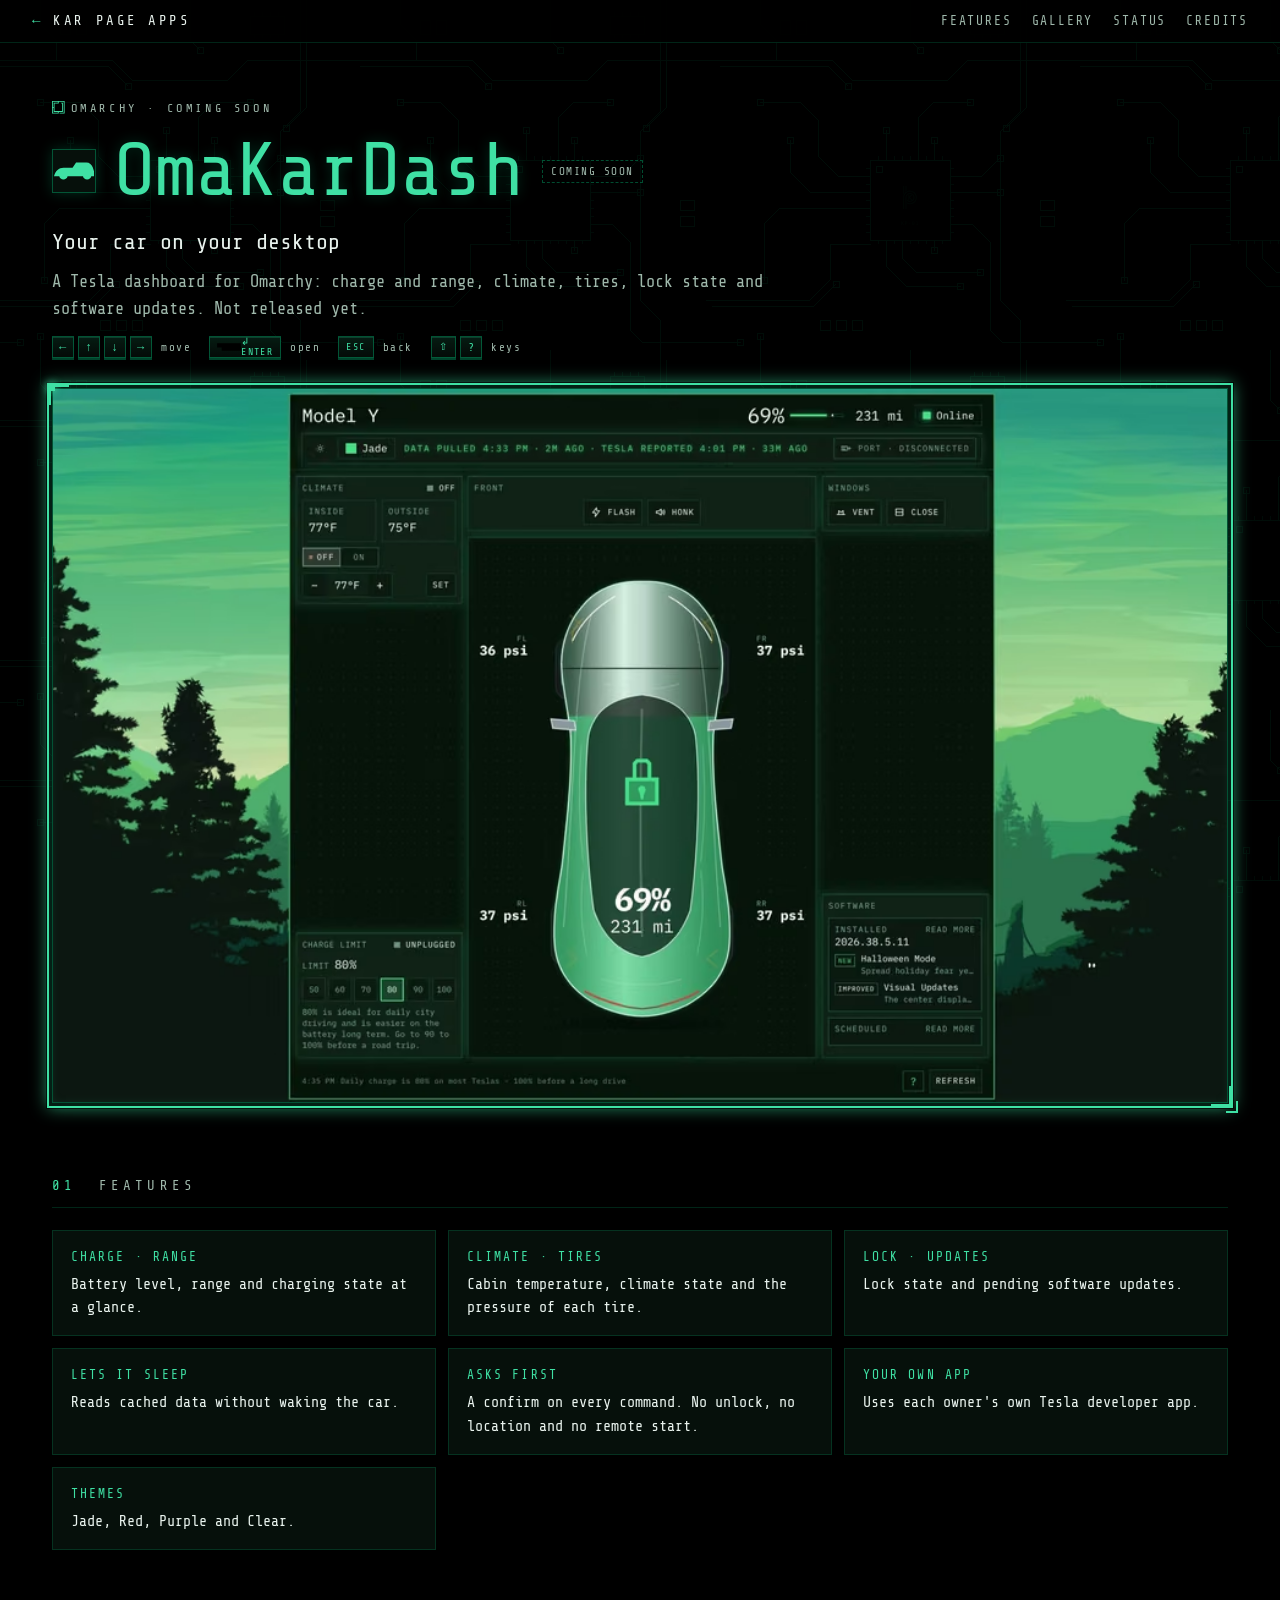
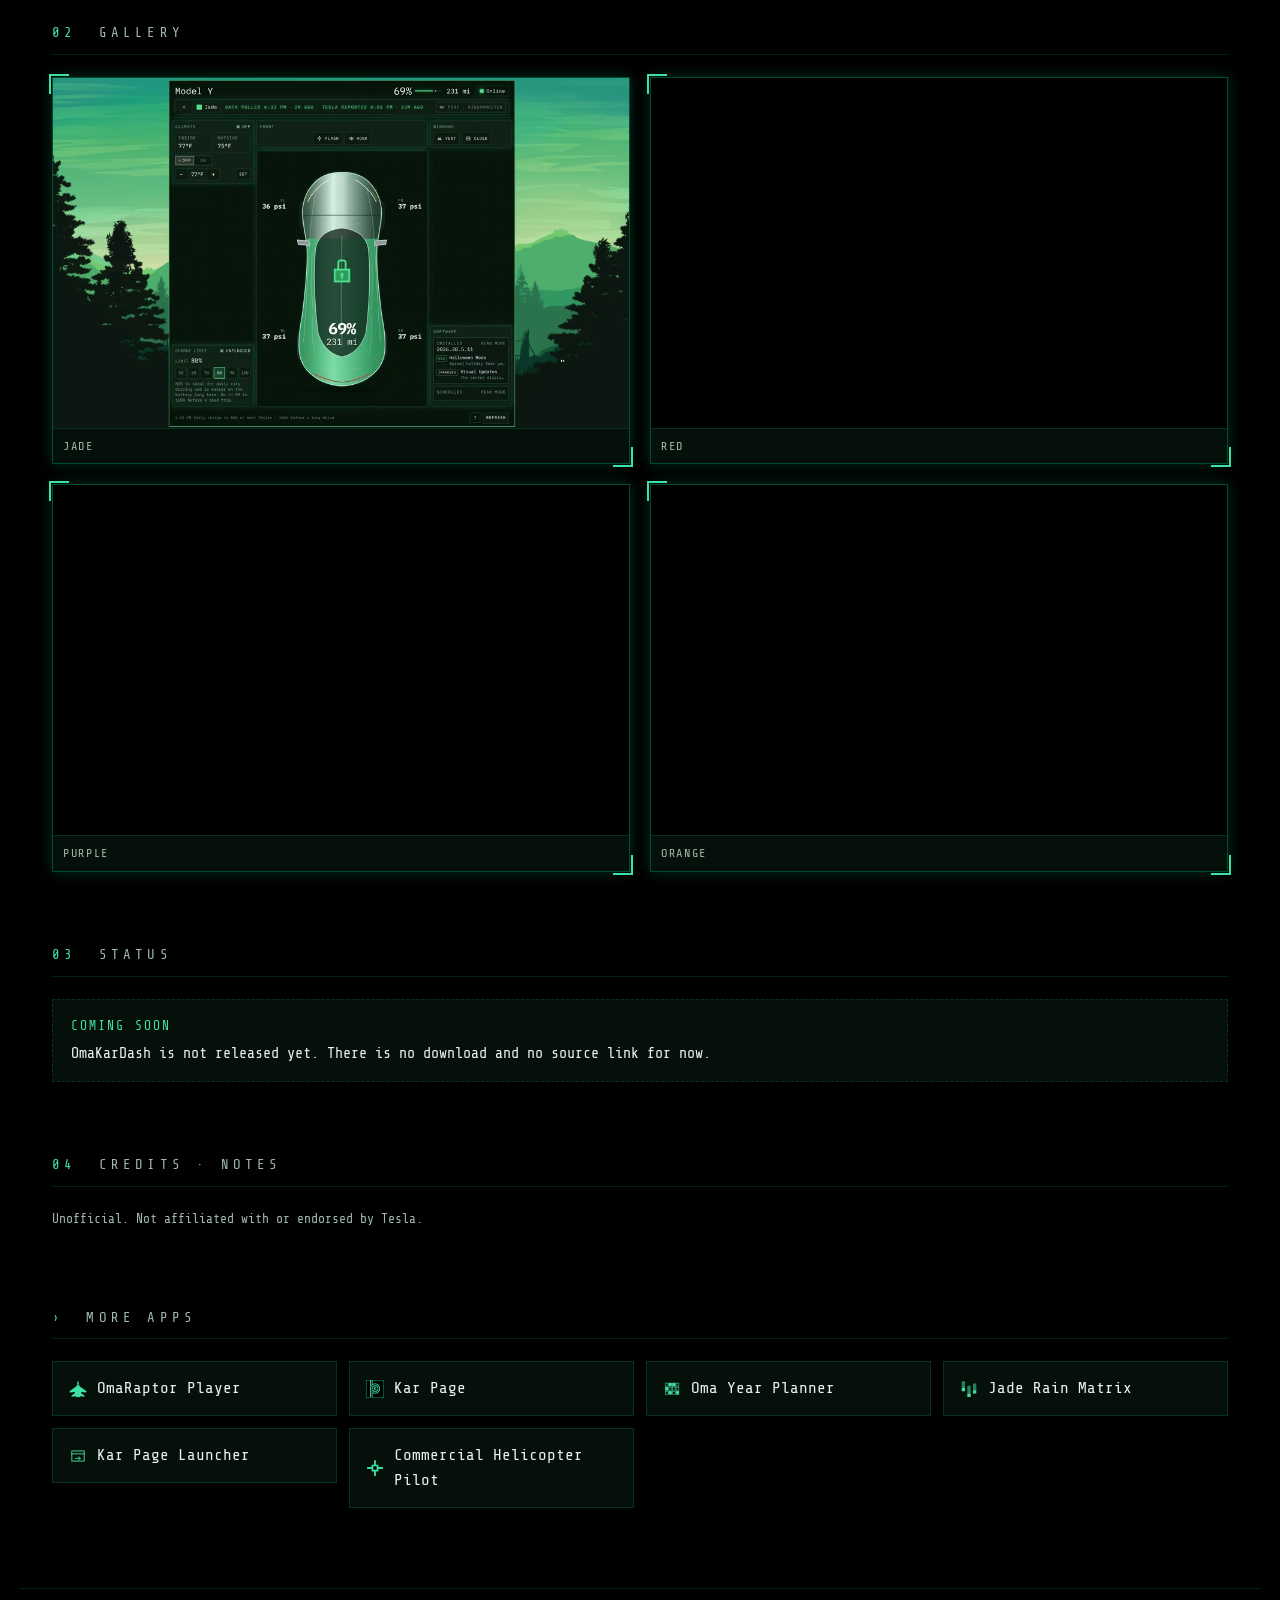
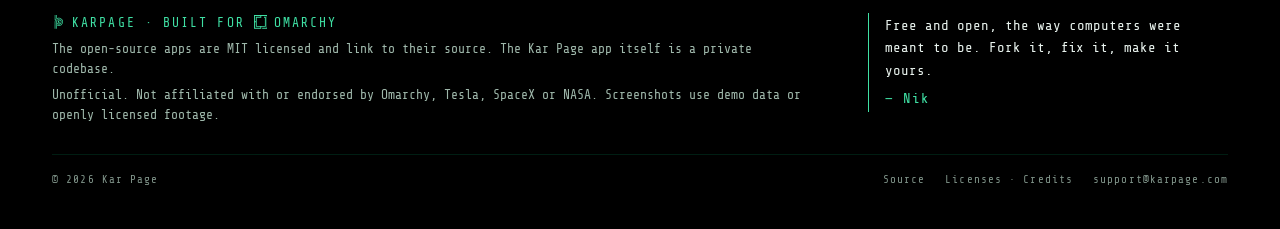
<file: site/omakardash.html>
<!DOCTYPE html>
<html lang="en">
<head>
<meta charset="utf-8">
<meta name="viewport" content="width=device-width, initial-scale=1, maximum-scale=1, user-scalable=no">
<meta name="color-scheme" content="dark">
<meta name="theme-color" content="#000000">
<meta name="referrer" content="no-referrer">
<meta http-equiv="Content-Security-Policy" content="default-src 'self'; img-src 'self'; style-src 'self'; script-src 'self'; font-src 'self'; base-uri 'none'; form-action 'none'; object-src 'none'; frame-src https://karpage.app">
<title>OmaKarDash: a Tesla dashboard for Omarchy (coming soon)</title>
<meta name="description" content="OmaKarDash is a coming-soon Tesla dashboard for Omarchy: charge and range, climate, tires, lock state and software updates. Unofficial, not affiliated with Tesla.">
<meta name="keywords" content="Omarchy, Tesla dashboard, Linux car dashboard, Hyprland, OmaKarDash">
<link rel="canonical" href="https://apps.karpage.com/omakardash">
<meta property="og:type" content="website">
<meta property="og:site_name" content="Kar Page Apps">
<meta property="og:title" content="OmaKarDash: a Tesla dashboard for Omarchy (coming soon)">
<meta property="og:description" content="OmaKarDash is a coming-soon Tesla dashboard for Omarchy: charge and range, climate, tires, lock state and software updates. Unofficial, not affiliated with Tesla.">
<meta property="og:url" content="https://apps.karpage.com/omakardash">
<meta property="og:image" content="https://apps.karpage.com/img/okd6-jade-2x.webp">
<meta name="twitter:image" content="https://apps.karpage.com/img/okd6-jade-2x.webp">
<meta name="twitter:card" content="summary_large_image">
<link rel="icon" href="favicon.ico" sizes="16x16 32x32 48x48">
<link rel="icon" href="favicon.svg" type="image/svg+xml">
<link rel="apple-touch-icon" href="apple-touch-icon.png">
<link rel="manifest" href="site.webmanifest">
<link rel="preload" href="fonts/ShareTechMono-Regular.woff2" as="font" type="font/woff2" crossorigin>
<link rel="stylesheet" href="styles.css">
</head>
<body class="app">
<a class="skip" href="#top">Skip to content</a>
<header class="bar">
<a class="brand" href="/"><span class="back" aria-hidden="true">←</span> KAR PAGE APPS</a>
<nav aria-label="Sections"><a href="#features">FEATURES</a><a href="#gallery">GALLERY</a><a href="#status">STATUS</a><a href="#credits">CREDITS</a></nav>
</header>
<main id="top" class="wrap" tabindex="-1">
<section class="hero">
<p class="tag"><span class="gt"><svg class="g" viewBox="0 0 24 24" aria-hidden="true" focusable="false"><path fill="currentColor" d="M0 0v24h12.8v-3.2h8V3.2h-3.2v1.6h1.6v14.4H4.8V4.8h8V1.6h9.6v20.8h-8V24H24V0Zm1.6 1.6h9.6v1.6h-8v8H1.6Zm0 11.2h1.6v8h8v1.6H1.6Z"/></svg>OMARCHY</span> · COMING SOON</p>
<div class="title-row"><span class="mark big" aria-hidden="true"><svg viewBox="4.5 10.85 25 10.65" fill="currentColor"><path d="M4.5 19.5c1-3.6 3-5.4 6-5.4h5.6l2.2-3.2h6.4c2 0 3.4 1.3 4 3l.8 2.4v3.2h-1.7a2.7 2.7 0 0 1-5.2 0h-9.6a2.7 2.7 0 0 1-5.2 0H4.5v-2.8z"/></svg></span><h1>OmaKarDash</h1><span class="badge s-coming-soon">COMING SOON</span></div>
<p class="tagline">Your car on your desktop</p>
<p class="lede">A Tesla dashboard for Omarchy: charge and range, climate, tires, lock state and software updates. Not released yet.</p>
<p class="keys" aria-hidden="true"><span class="kg"><kbd data-key="ArrowLeft">←</kbd><kbd data-key="ArrowUp">↑</kbd><kbd data-key="ArrowDown">↓</kbd><kbd data-key="ArrowRight">→</kbd><em>move</em></span><span class="kg ks"><span class="ksw"><kbd class="w ent" data-key="Enter"><svg class="kl" viewBox="0 0 84 28" preserveAspectRatio="none" focusable="false"><path d="M.5 .5H83.5V27.5H16.5V15.5H.5Z"/></svg><span>↲ ENTER</span></kbd><kbd class="w spc" data-key=" "><span>SPACE</span></kbd></span><em>open</em></span><span class="kg"><kbd class="w" data-key="Escape">ESC</kbd><em>back</em></span><span class="kg"><kbd class="w" data-key="Shift">⇧</kbd><kbd data-key="?">?</kbd><em>keys</em></span></p>

<figure class="frame hero-shot"><a href="img/okd6-jade-2x.webp"><picture><source type="image/avif" srcset="img/okd6-jade.avif 1x, img/okd6-jade-2x.avif 2x"><source type="image/webp" srcset="img/okd6-jade.webp 1x, img/okd6-jade-2x.webp 2x"><img draggable="false" src="img/okd6-jade.png" alt="OmaKarDash Jade theme on a Model Y: 69 percent charge and 231 miles, unplugged with an 80 percent charge limit, climate off at 77°F inside and 75°F outside, tires at 36 and 37 psi, the car locked, and software 2026.38.5.11 installed. Flash, honk, vent and close controls sit on the panels." width="960" height="583" decoding="async" loading="eager" fetchpriority="high"></picture></a></figure>
</section>
<section id="features"><h2><span>01</span> FEATURES</h2><div class="grid"><div class="feat"><b>CHARGE · RANGE</b><p>Battery level, range and charging state at a glance.</p></div><div class="feat"><b>CLIMATE · TIRES</b><p>Cabin temperature, climate state and the pressure of each tire.</p></div><div class="feat"><b>LOCK · UPDATES</b><p>Lock state and pending software updates.</p></div><div class="feat"><b>LETS IT SLEEP</b><p>Reads cached data without waking the car.</p></div><div class="feat"><b>ASKS FIRST</b><p>A confirm on every command. No unlock, no location and no remote start.</p></div><div class="feat"><b>YOUR OWN APP</b><p>Uses each owner&#x27;s own Tesla developer app.</p></div><div class="feat"><b>THEMES</b><p>Jade, Red, Purple and Clear.</p></div></div></section>
<section id="gallery"><h2><span>02</span> GALLERY</h2><div class="gallery"><figure class="frame"><a href="img/okd6-jade-2x.webp"><picture><source type="image/avif" srcset="img/okd6-jade.avif 1x, img/okd6-jade-2x.avif 2x"><source type="image/webp" srcset="img/okd6-jade.webp 1x, img/okd6-jade-2x.webp 2x"><img draggable="false" src="img/okd6-jade.png" alt="OmaKarDash Jade theme on a Model Y: 69 percent charge and 231 miles, unplugged with an 80 percent charge limit, climate off at 77°F inside and 75°F outside, tires at 36 and 37 psi, the car locked, and software 2026.38.5.11 installed. Flash, honk, vent and close controls sit on the panels." width="960" height="583" decoding="async" loading="lazy"></picture></a><figcaption>JADE</figcaption></figure><figure class="frame"><a href="img/okd6-red-2x.webp"><picture><source type="image/avif" srcset="img/okd6-red.avif 1x, img/okd6-red-2x.avif 2x"><source type="image/webp" srcset="img/okd6-red.webp 1x, img/okd6-red-2x.webp 2x"><img draggable="false" src="img/okd6-red.png" alt="OmaKarDash Red theme on a Model Y: 69 percent charge and 231 miles, unplugged with an 80 percent charge limit, climate off at 77°F inside and 75°F outside, tires at 36 and 37 psi, the car locked, and software 2026.38.5.11 installed. Flash, honk, vent and close controls sit on the panels." width="960" height="583" decoding="async" loading="lazy"></picture></a><figcaption>RED</figcaption></figure><figure class="frame"><a href="img/okd6-purple-2x.webp"><picture><source type="image/avif" srcset="img/okd6-purple.avif 1x, img/okd6-purple-2x.avif 2x"><source type="image/webp" srcset="img/okd6-purple.webp 1x, img/okd6-purple-2x.webp 2x"><img draggable="false" src="img/okd6-purple.png" alt="OmaKarDash Purple theme on a Model Y: 69 percent charge and 231 miles, unplugged with an 80 percent charge limit, climate off at 77°F inside and 75°F outside, tires at 36 and 37 psi, the car locked, and software 2026.38.5.11 installed. Flash, honk, vent and close controls sit on the panels." width="960" height="583" decoding="async" loading="lazy"></picture></a><figcaption>PURPLE</figcaption></figure><figure class="frame"><a href="img/okd6-orange-2x.webp"><picture><source type="image/avif" srcset="img/okd6-orange.avif 1x, img/okd6-orange-2x.avif 2x"><source type="image/webp" srcset="img/okd6-orange.webp 1x, img/okd6-orange-2x.webp 2x"><img draggable="false" src="img/okd6-orange.png" alt="OmaKarDash Orange theme on a Model Y: 69 percent charge and 231 miles, unplugged with an 80 percent charge limit, climate off at 77°F inside and 75°F outside, tires at 36 and 37 psi, the car locked, and software 2026.38.5.11 installed. Flash, honk, vent and close controls sit on the panels." width="960" height="583" decoding="async" loading="lazy"></picture></a><figcaption>ORANGE</figcaption></figure></div></section>
<section id="status"><h2><span>03</span> STATUS</h2><div class="feat soon"><b>COMING SOON</b><p>OmaKarDash is not released yet. There is no download and no source link for now.</p></div></section>
<section id="credits"><h2><span>04</span> CREDITS · NOTES</h2><div class="fine"><p>Unofficial. Not affiliated with or endorsed by Tesla.</p></div></section>
<section class="more"><h2><span>›</span> MORE APPS</h2><ul class="others"><li><a href="/omaraptor"><span class="mark" aria-hidden="true"><svg viewBox="0 0 32 32" fill="currentColor"><path fill-rule="evenodd" d="M16 1.25 17.3 4.6 17.9 8.4 19.3 11.6 30.75 19.6 30.75 22 21.3 21.4 21.9 23.6 27.4 27.6 27.4 29.9 20.4 28.9 18.6 30.75 16 30 13.4 30.75 11.6 28.9 4.6 29.9 4.6 27.6 10.1 23.6 10.7 21.4 1.25 22 1.25 19.6 12.7 11.6 14.1 8.4 14.7 4.6ZM16 5.4 16.75 8 16 11.2 15.25 8Z"/></svg></span><span>OmaRaptor Player</span></a></li><li><a href="/kar-page"><span class="mark kp" aria-hidden="true"><svg viewBox="0 0 2500 4172" fill="currentColor"><path fill-rule="evenodd" d="M1 4171C0 4170 0 2060 1 2036C9 1872 42 1727 107 1579C117 1556 144 1503 156 1481C235 1339 340 1215 466 1113C584 1017 719 944 864 897C956 867 1055 848 1154 840C1215 835 1289 835 1352 841C1601 861 1838 955 2034 1113C2136 1195 2228 1297 2299 1407C2347 1481 2387 1559 2418 1641C2459 1748 2486 1864 2495 1980C2499 2019 2499 2037 2499 2086C2499 2136 2499 2153 2495 2193C2468 2516 2317 2814 2071 3029C2031 3063 1989 3095 1942 3127C1707 3284 1427 3355 1144 3331C1006 3320 872 3286 745 3230L727 3222 L727 3107C727 3015 727 2993 728 2992C729 2992 737 2996 745 3001C765 3012 812 3035 832 3044C949 3094 1067 3122 1193 3129C1218 3130 1282 3130 1307 3129C1539 3116 1755 3029 1931 2878C2105 2728 2227 2522 2273 2298C2287 2228 2293 2174 2294 2101C2295 2029 2291 1980 2280 1915C2234 1631 2071 1379 1830 1217C1752 1165 1669 1125 1580 1095C1495 1067 1414 1051 1316 1044C1293 1042 1207 1042 1184 1044C1128 1048 1092 1053 1044 1063C910 1089 785 1141 671 1217C572 1283 483 1367 412 1463C329 1574 270 1699 237 1832C223 1888 214 1939 208 2006C207 2024 207 2090 206 3098L206 4172 L103 4172C47 4172 1 4172 1 4171ZM422 4171C422 4170 422 3691 422 3106C423 2113 423 2042 424 2024C427 1990 431 1963 436 1937C463 1785 532 1646 637 1530C661 1503 701 1466 731 1441C851 1345 994 1284 1146 1265C1185 1260 1196 1260 1250 1260C1304 1260 1315 1260 1354 1265C1483 1281 1607 1328 1714 1401C1832 1481 1927 1590 1991 1718C2095 1925 2106 2172 2021 2389C1990 2467 1949 2538 1896 2603C1853 2657 1802 2707 1746 2748C1583 2871 1378 2929 1174 2910C1015 2896 864 2836 740 2738L727 2728 L727 2578C727 2434 727 2429 729 2429C730 2429 732 2432 735 2436C757 2469 796 2514 827 2542C925 2632 1042 2687 1171 2703C1199 2707 1209 2708 1250 2708C1291 2708 1301 2707 1329 2703C1529 2678 1702 2558 1798 2380C1841 2302 1865 2217 1871 2125C1873 2103 1872 2048 1870 2027C1859 1921 1826 1829 1769 1742C1744 1706 1723 1680 1690 1647C1668 1625 1656 1614 1636 1598C1497 1488 1319 1443 1144 1473C952 1506 785 1629 696 1803C660 1873 640 1941 630 2026C629 2041 629 2104 628 3106L628 4172 L525 4172C444 4172 423 4172 422 4171ZM1333 2400L1130 2198 L1130 2300C1130 2356 1130 2409 1129 2419C1127 2447 1123 2465 1111 2488C1089 2532 1048 2565 998 2578C985 2582 970 2584 959 2584L950 2584 L950 2135L951 1686 L953 1674C965 1620 1000 1575 1047 1550C1059 1544 1075 1538 1087 1536C1095 1534 1126 1531 1129 1532C1130 1533 1130 1558 1130 1734L1130 1934 L1268 1793C1366 1693 1408 1650 1414 1645C1420 1640 1428 1636 1438 1631C1456 1622 1466 1618 1483 1614C1494 1612 1496 1612 1516 1612C1535 1612 1540 1612 1548 1614C1576 1620 1601 1631 1630 1651C1644 1660 1646 1663 1645 1664C1645 1666 1294 2026 1269 2051L1254 2067 L1401 2215C1482 2296 1550 2365 1553 2367C1563 2380 1574 2399 1580 2416C1594 2455 1593 2501 1579 2539C1573 2557 1561 2578 1550 2591C1547 2595 1537 2603 1536 2603C1536 2603 1444 2512 1333 2400ZM0 1621C0 1620 0 1255 0 810L0 0 L103 0L206 0 L206 632L206 1262 L196 1276C122 1371 59 1481 13 1598C4 1620 2 1624 0 1621ZM422 1042C422 1041 422 806 422 520L422 0 L525 0L628 0 L628 456L628 911 L610 921C555 951 500 986 447 1026C435 1035 425 1043 424 1043C423 1043 423 1042 422 1042Z"/></svg></span><span>Kar Page</span></a></li><li><a href="/oma-year"><span class="mark" aria-hidden="true"><svg viewBox="0 0 32 32" fill="none" stroke="currentColor" stroke-width="1"><rect x="4.0" y="5.5" width="5" height="5.4"/><rect x="10.4" y="5.5" width="5" height="5.4" fill="currentColor"/><rect x="16.8" y="5.5" width="5" height="5.4" fill="currentColor"/><rect x="23.2" y="5.5" width="5" height="5.4"/><rect x="4.0" y="12.7" width="5" height="5.4" fill="currentColor"/><rect x="10.4" y="12.7" width="5" height="5.4"/><rect x="16.8" y="12.7" width="5" height="5.4"/><rect x="23.2" y="12.7" width="5" height="5.4"/><rect x="4.0" y="19.9" width="5" height="5.4"/><rect x="10.4" y="19.9" width="5" height="5.4" fill="currentColor"/><rect x="16.8" y="19.9" width="5" height="5.4"/><rect x="23.2" y="19.9" width="5" height="5.4" fill="currentColor"/></svg></span><span>Oma Year Planner</span></a></li><li><a href="/jade-rain-matrix"><span class="mark" aria-hidden="true"><svg viewBox="0 0 32 32" fill="currentColor"><path opacity=".55" d="M3 2h6v12H3zM13 10h6v14h-6zM23 6h6v12h-6z"/><path d="M3 14h6v6H3zM13 24h6v6h-6zM23 18h6v6h-6z"/></svg></span><span>Jade Rain Matrix</span></a></li><li><a href="/launcher"><span class="mark" aria-hidden="true"><svg viewBox="0 0 32 32" fill="none" stroke="currentColor" stroke-width="1.6" stroke-linecap="square"><rect x="5" y="7" width="22" height="18"/><path d="M5 12.2h22M12 20.2h8M17.2 17.4 20.2 20.2 17.2 23"/></svg></span><span>Kar Page Launcher</span></a></li><li><a href="/mcholev"><span class="mark" aria-hidden="true"><svg viewBox="0 0 32 32" fill="currentColor"><path fill-rule="evenodd" d="M14.4 2h3.2V10h-3.2zM14.4 22h3.2V30h-3.2zM2 14.4H10v3.2H2zM22 14.4h8v3.2h-8zM10 10h12v12H10zm3 3h6v6h-6z"/></svg></span><span>Commercial Helicopter Pilot</span></a></li></ul></section>
</main>
<footer class="foot">
<div class="foot-top">
<div class="foot-main">
<p class="foot-brand"><svg class="g" aria-hidden="true" focusable="false" viewBox="0 0 2500 4172" fill="currentColor"><path fill-rule="evenodd" d="M1 4171C0 4170 0 2060 1 2036C9 1872 42 1727 107 1579C117 1556 144 1503 156 1481C235 1339 340 1215 466 1113C584 1017 719 944 864 897C956 867 1055 848 1154 840C1215 835 1289 835 1352 841C1601 861 1838 955 2034 1113C2136 1195 2228 1297 2299 1407C2347 1481 2387 1559 2418 1641C2459 1748 2486 1864 2495 1980C2499 2019 2499 2037 2499 2086C2499 2136 2499 2153 2495 2193C2468 2516 2317 2814 2071 3029C2031 3063 1989 3095 1942 3127C1707 3284 1427 3355 1144 3331C1006 3320 872 3286 745 3230L727 3222 L727 3107C727 3015 727 2993 728 2992C729 2992 737 2996 745 3001C765 3012 812 3035 832 3044C949 3094 1067 3122 1193 3129C1218 3130 1282 3130 1307 3129C1539 3116 1755 3029 1931 2878C2105 2728 2227 2522 2273 2298C2287 2228 2293 2174 2294 2101C2295 2029 2291 1980 2280 1915C2234 1631 2071 1379 1830 1217C1752 1165 1669 1125 1580 1095C1495 1067 1414 1051 1316 1044C1293 1042 1207 1042 1184 1044C1128 1048 1092 1053 1044 1063C910 1089 785 1141 671 1217C572 1283 483 1367 412 1463C329 1574 270 1699 237 1832C223 1888 214 1939 208 2006C207 2024 207 2090 206 3098L206 4172 L103 4172C47 4172 1 4172 1 4171ZM422 4171C422 4170 422 3691 422 3106C423 2113 423 2042 424 2024C427 1990 431 1963 436 1937C463 1785 532 1646 637 1530C661 1503 701 1466 731 1441C851 1345 994 1284 1146 1265C1185 1260 1196 1260 1250 1260C1304 1260 1315 1260 1354 1265C1483 1281 1607 1328 1714 1401C1832 1481 1927 1590 1991 1718C2095 1925 2106 2172 2021 2389C1990 2467 1949 2538 1896 2603C1853 2657 1802 2707 1746 2748C1583 2871 1378 2929 1174 2910C1015 2896 864 2836 740 2738L727 2728 L727 2578C727 2434 727 2429 729 2429C730 2429 732 2432 735 2436C757 2469 796 2514 827 2542C925 2632 1042 2687 1171 2703C1199 2707 1209 2708 1250 2708C1291 2708 1301 2707 1329 2703C1529 2678 1702 2558 1798 2380C1841 2302 1865 2217 1871 2125C1873 2103 1872 2048 1870 2027C1859 1921 1826 1829 1769 1742C1744 1706 1723 1680 1690 1647C1668 1625 1656 1614 1636 1598C1497 1488 1319 1443 1144 1473C952 1506 785 1629 696 1803C660 1873 640 1941 630 2026C629 2041 629 2104 628 3106L628 4172 L525 4172C444 4172 423 4172 422 4171ZM1333 2400L1130 2198 L1130 2300C1130 2356 1130 2409 1129 2419C1127 2447 1123 2465 1111 2488C1089 2532 1048 2565 998 2578C985 2582 970 2584 959 2584L950 2584 L950 2135L951 1686 L953 1674C965 1620 1000 1575 1047 1550C1059 1544 1075 1538 1087 1536C1095 1534 1126 1531 1129 1532C1130 1533 1130 1558 1130 1734L1130 1934 L1268 1793C1366 1693 1408 1650 1414 1645C1420 1640 1428 1636 1438 1631C1456 1622 1466 1618 1483 1614C1494 1612 1496 1612 1516 1612C1535 1612 1540 1612 1548 1614C1576 1620 1601 1631 1630 1651C1644 1660 1646 1663 1645 1664C1645 1666 1294 2026 1269 2051L1254 2067 L1401 2215C1482 2296 1550 2365 1553 2367C1563 2380 1574 2399 1580 2416C1594 2455 1593 2501 1579 2539C1573 2557 1561 2578 1550 2591C1547 2595 1537 2603 1536 2603C1536 2603 1444 2512 1333 2400ZM0 1621C0 1620 0 1255 0 810L0 0 L103 0L206 0 L206 632L206 1262 L196 1276C122 1371 59 1481 13 1598C4 1620 2 1624 0 1621ZM422 1042C422 1041 422 806 422 520L422 0 L525 0L628 0 L628 456L628 911 L610 921C555 951 500 986 447 1026C435 1035 425 1043 424 1043C423 1043 423 1042 422 1042Z"/></svg>KARPAGE · BUILT FOR <svg class="g" viewBox="0 0 24 24" aria-hidden="true" focusable="false"><path fill="currentColor" d="M0 0v24h12.8v-3.2h8V3.2h-3.2v1.6h1.6v14.4H4.8V4.8h8V1.6h9.6v20.8h-8V24H24V0Zm1.6 1.6h9.6v1.6h-8v8H1.6Zm0 11.2h1.6v8h8v1.6H1.6Z"/></svg>OMARCHY</p>
<p>The open-source apps are MIT licensed and link to their source. The Kar Page app itself is a private codebase.</p>
<p>Unofficial. Not affiliated with or endorsed by Omarchy, Tesla, SpaceX or NASA. Screenshots use demo data or openly licensed footage.</p>
</div>
<blockquote class="foot-note"><p>Free and open, the way computers were meant to be. Fork it, fix it, make it yours.</p><cite>— Nik</cite></blockquote>
</div>
<div class="foot-legal"><span>© 2026 Kar Page</span><nav aria-label="Footer"><a href="https://github.com/KarPage" rel="noopener">Source</a><a href="#credits">Licenses · Credits</a><a href="mailto:support@karpage.com">support@karpage.com</a></nav></div>
</footer>
<script src="site.js"></script>
</body>
</html>
</file>
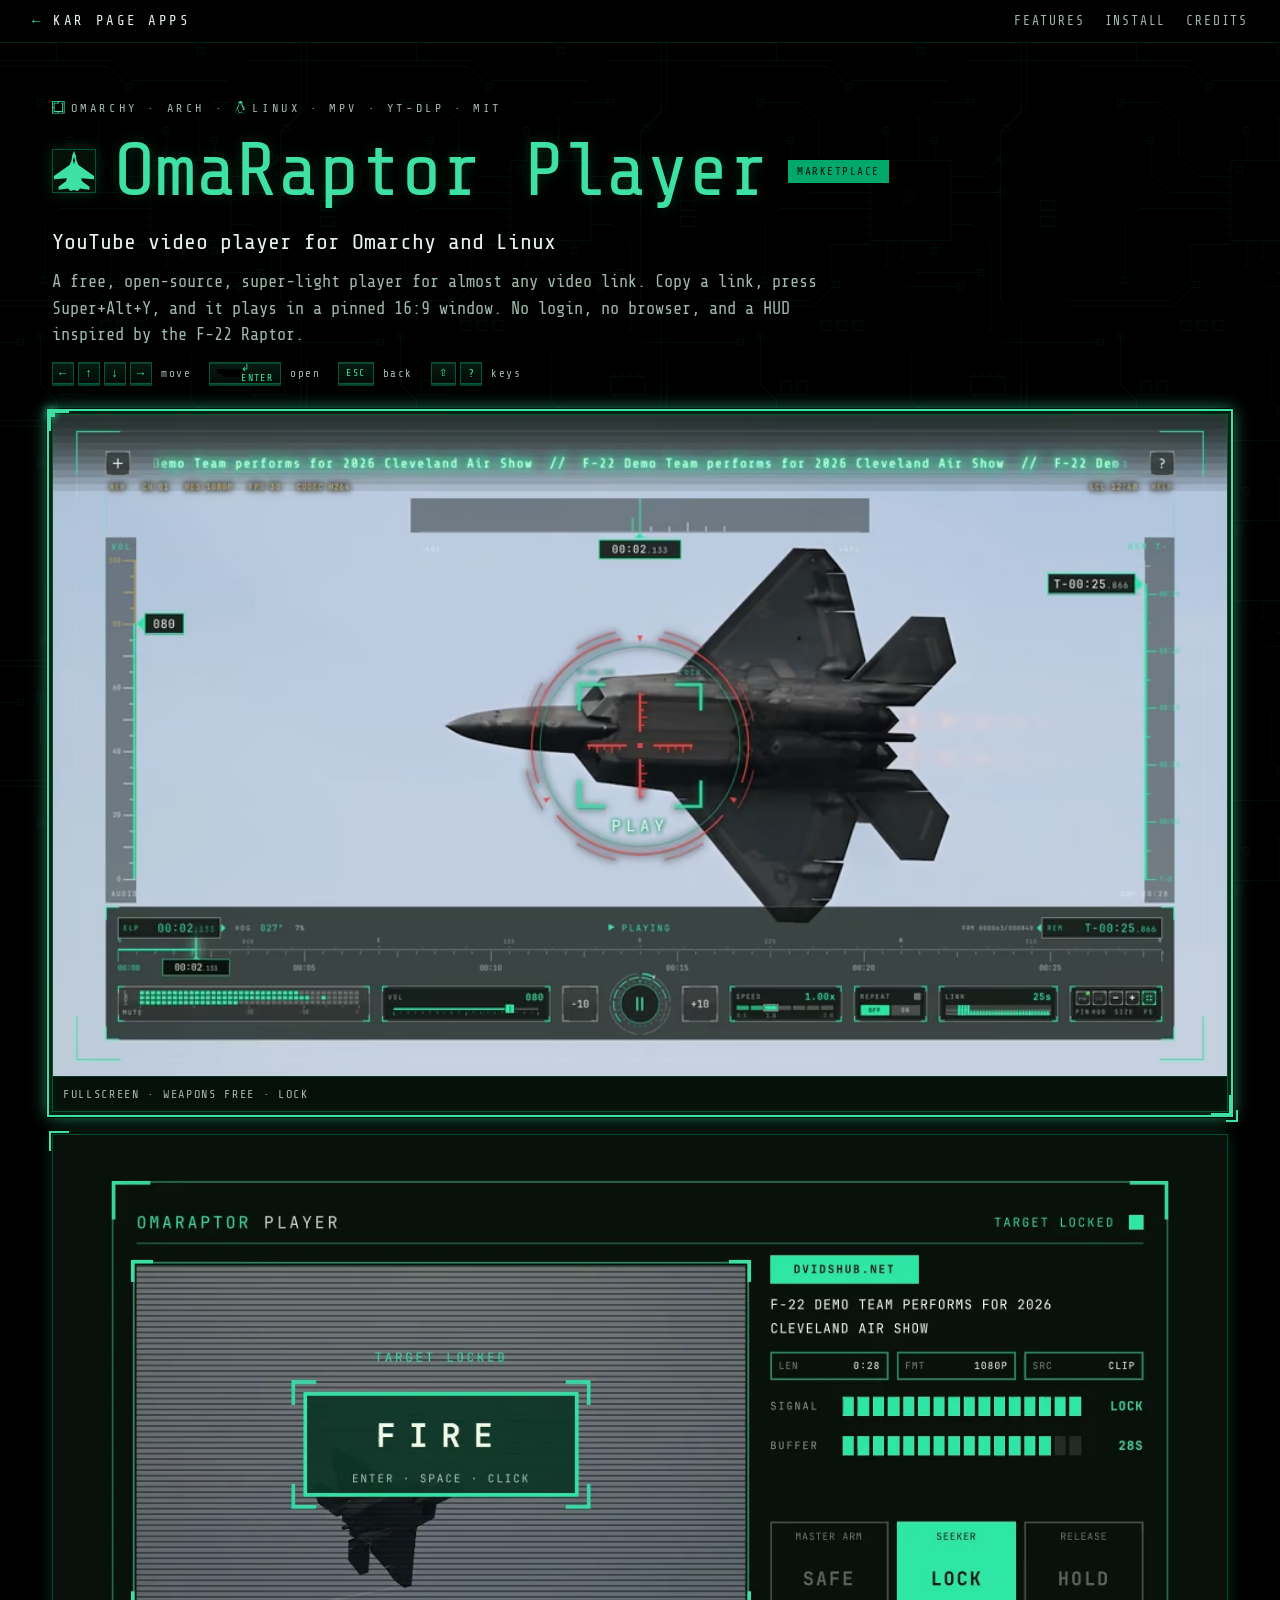
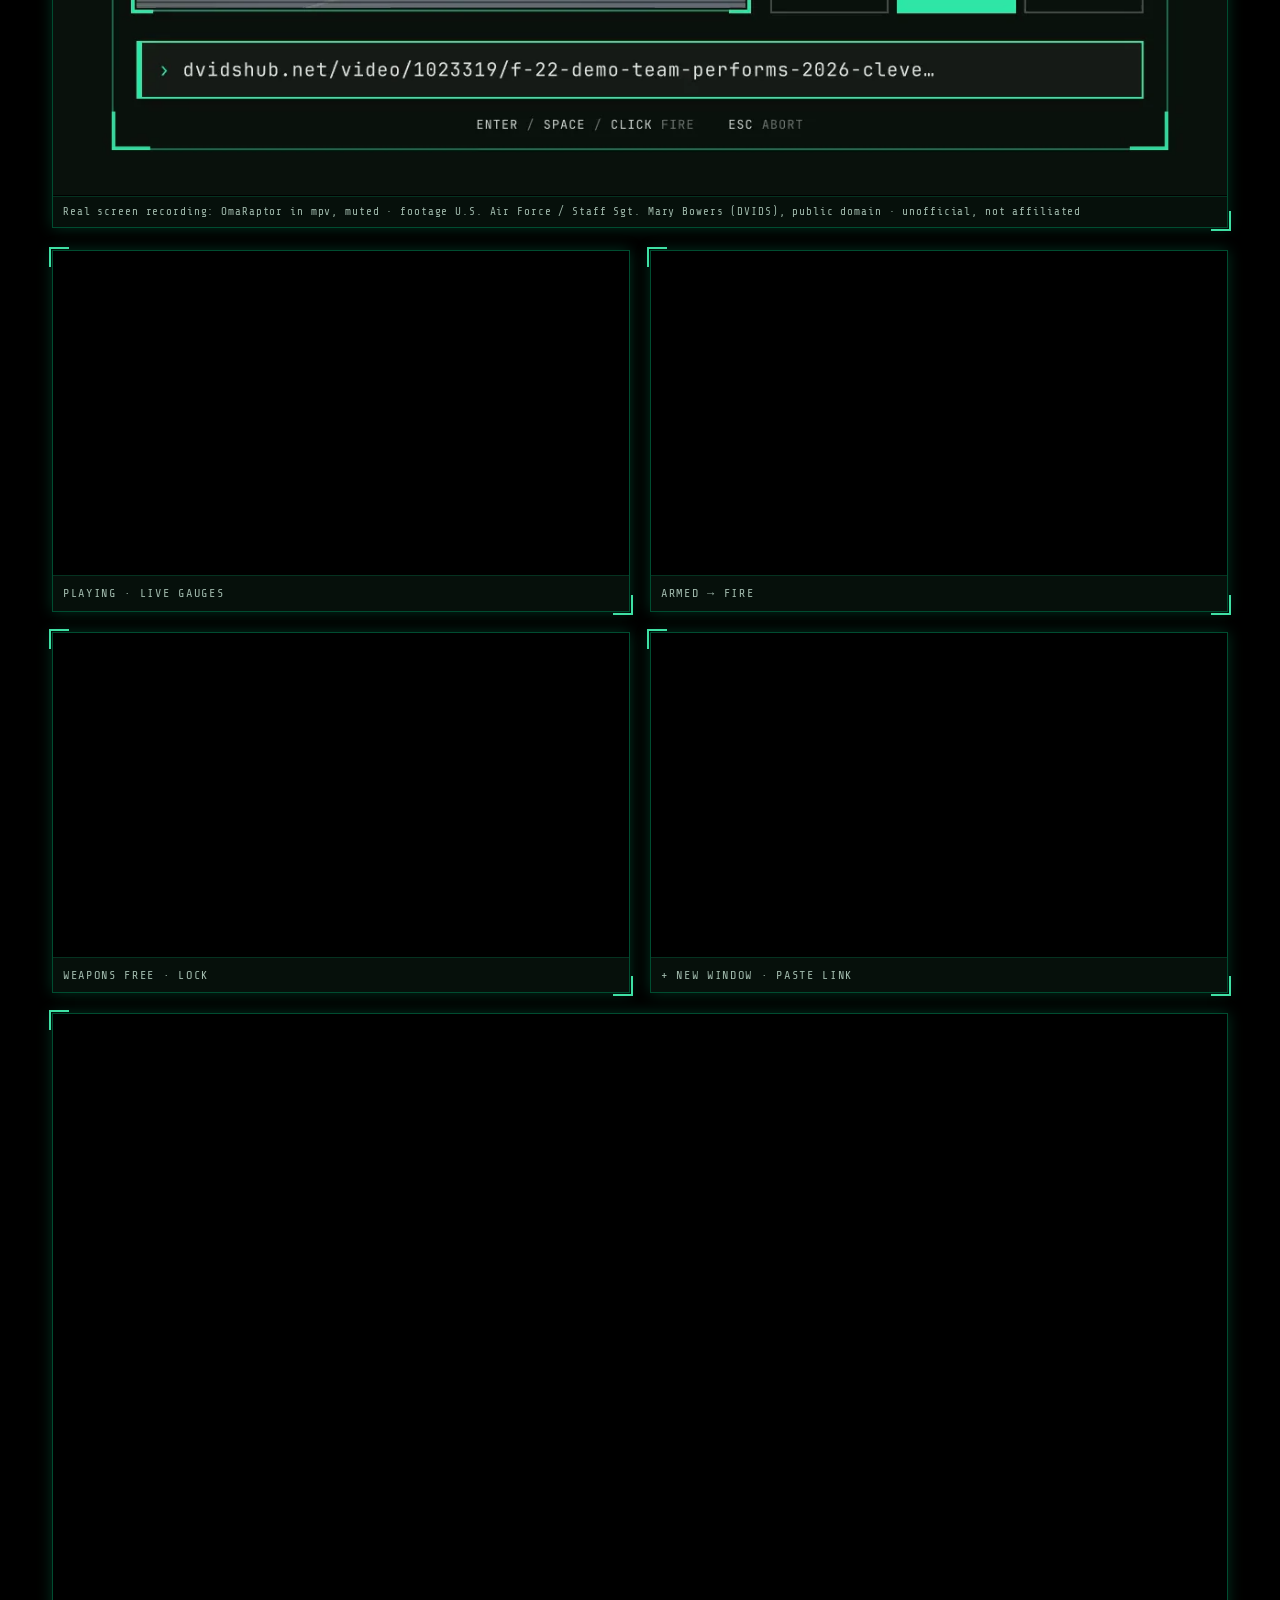
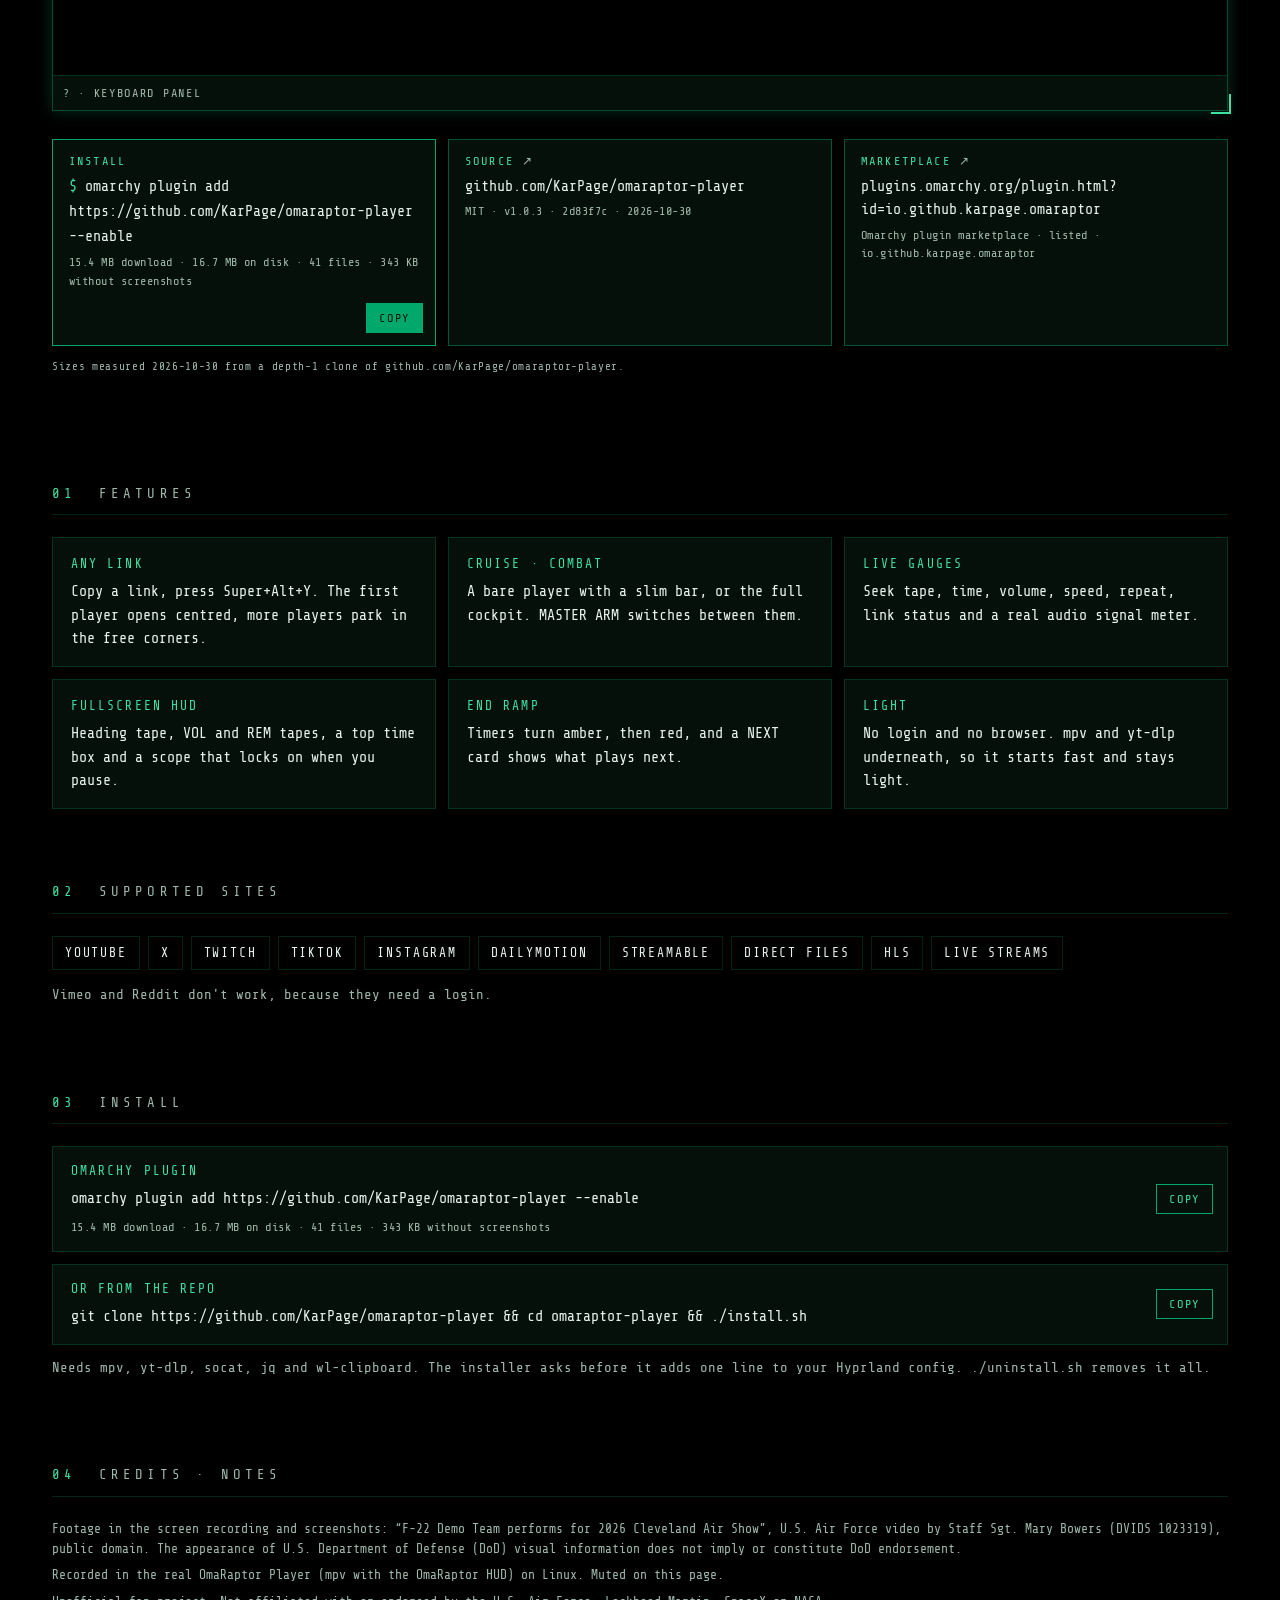
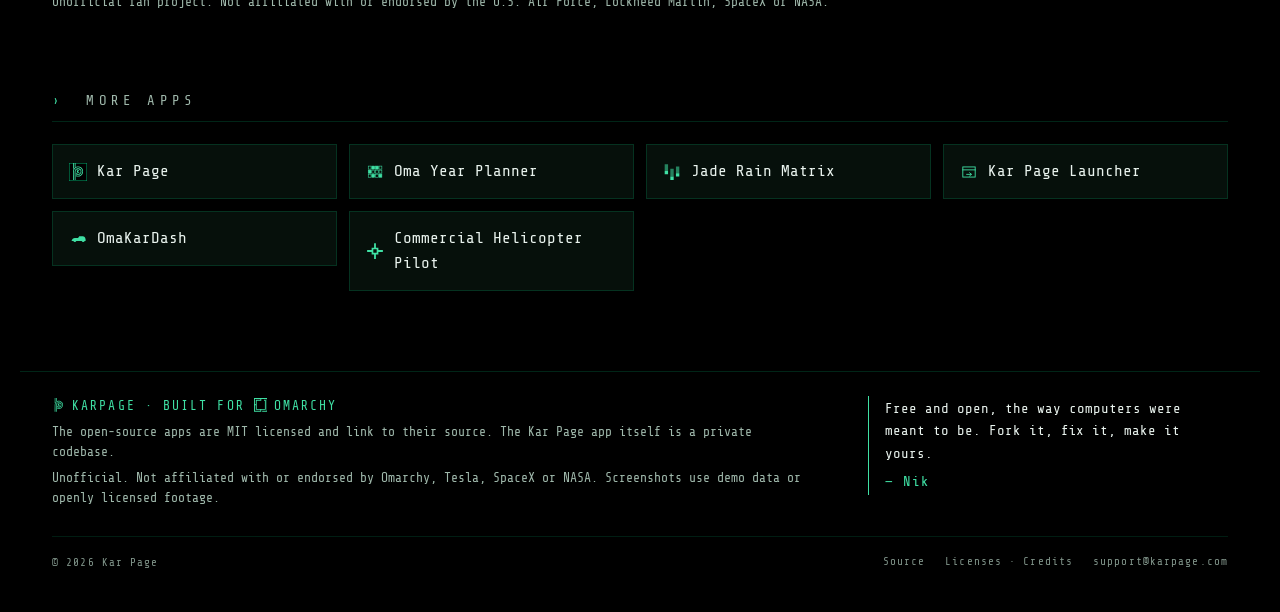
<file: site/omaraptor.html>
<!DOCTYPE html>
<html lang="en">
<head>
<meta charset="utf-8">
<meta name="viewport" content="width=device-width, initial-scale=1, maximum-scale=1, user-scalable=no">
<meta name="color-scheme" content="dark">
<meta name="theme-color" content="#000000">
<meta name="referrer" content="no-referrer">
<meta http-equiv="Content-Security-Policy" content="default-src 'self'; img-src 'self'; style-src 'self'; script-src 'self'; font-src 'self'; base-uri 'none'; form-action 'none'; object-src 'none'; frame-src https://karpage.app">
<title>OmaRaptor Player: YouTube video player for Omarchy and Linux</title>
<meta name="description" content="OmaRaptor Player is a free, open-source YouTube video player for Omarchy and Linux. It plays YouTube, X, Twitch, TikTok, Instagram and live streams in a light mpv window, with no login and an HUD inspired by the F-22 Raptor.">
<meta name="keywords" content="YouTube player, video player, YouTube video player for Linux, YouTube video player for Omarchy, Omarchy, Hyprland, mpv, yt-dlp">
<link rel="canonical" href="https://apps.karpage.com/omaraptor">
<meta property="og:type" content="website">
<meta property="og:site_name" content="Kar Page Apps">
<meta property="og:title" content="OmaRaptor Player: YouTube video player for Omarchy and Linux">
<meta property="og:description" content="OmaRaptor Player is a free, open-source YouTube video player for Omarchy and Linux. It plays YouTube, X, Twitch, TikTok, Instagram and live streams in a light mpv window, with no login and an HUD inspired by the F-22 Raptor.">
<meta property="og:url" content="https://apps.karpage.com/omaraptor">
<meta property="og:image" content="https://apps.karpage.com/img/omr-f22-fs-lock-2x.webp">
<meta name="twitter:image" content="https://apps.karpage.com/img/omr-f22-fs-lock-2x.webp">
<meta name="twitter:card" content="summary_large_image">
<link rel="icon" href="favicon.ico" sizes="16x16 32x32 48x48">
<link rel="icon" href="favicon.svg" type="image/svg+xml">
<link rel="apple-touch-icon" href="apple-touch-icon.png">
<link rel="manifest" href="site.webmanifest">
<link rel="preload" href="fonts/ShareTechMono-Regular.woff2" as="font" type="font/woff2" crossorigin>
<link rel="stylesheet" href="styles.css">
</head>
<body class="app">
<a class="skip" href="#top">Skip to content</a>
<header class="bar">
<a class="brand" href="/"><span class="back" aria-hidden="true">←</span> KAR PAGE APPS</a>
<nav aria-label="Sections"><a href="#features">FEATURES</a><a href="#install">INSTALL</a><a href="#credits">CREDITS</a></nav>
</header>
<main id="top" class="wrap" tabindex="-1">
<section class="hero">
<p class="tag"><span class="gt"><svg class="g" viewBox="0 0 24 24" aria-hidden="true" focusable="false"><path fill="currentColor" d="M0 0v24h12.8v-3.2h8V3.2h-3.2v1.6h1.6v14.4H4.8V4.8h8V1.6h9.6v20.8h-8V24H24V0Zm1.6 1.6h9.6v1.6h-8v8H1.6Zm0 11.2h1.6v8h8v1.6H1.6Z"/></svg>OMARCHY</span> · ARCH · <span class="gt"><svg class="g" viewBox="0 0 24 24" aria-hidden="true" focusable="false"><path fill="currentColor" d="M12.504 0c-.155 0-.315.008-.48.021-4.226.333-3.105 4.807-3.17 6.298-.076 1.092-.3 1.953-1.05 3.02-.885 1.051-2.127 2.75-2.716 4.521-.278.832-.41 1.684-.287 2.489a.424.424 0 00-.11.135c-.26.268-.45.6-.663.839-.199.199-.485.267-.797.4-.313.136-.658.269-.864.68-.09.189-.136.394-.132.602 0 .199.027.4.055.536.058.399.116.728.04.97-.249.68-.28 1.145-.106 1.484.174.334.535.47.94.601.81.2 1.91.135 2.774.6.926.466 1.866.67 2.616.47.526-.116.97-.464 1.208-.946.587-.003 1.23-.269 2.26-.334.699-.058 1.574.267 2.577.2.025.134.063.198.114.333l.003.003c.391.778 1.113 1.132 1.884 1.071.771-.06 1.592-.536 2.257-1.306.631-.765 1.683-1.084 2.378-1.503.348-.199.629-.469.649-.853.023-.4-.2-.811-.714-1.376v-.097l-.003-.003c-.17-.2-.25-.535-.338-.926-.085-.401-.182-.786-.492-1.046h-.003c-.059-.054-.123-.067-.188-.135a.357.357 0 00-.19-.064c.431-1.278.264-2.55-.173-3.694-.533-1.41-1.465-2.638-2.175-3.483-.796-1.005-1.576-1.957-1.56-3.368.026-2.152.236-6.133-3.544-6.139zm.529 3.405h.013c.213 0 .396.062.584.198.19.135.33.332.438.533.105.259.158.459.166.724 0-.02.006-.04.006-.06v.105a.086.086 0 01-.004-.021l-.004-.024a1.807 1.807 0 01-.15.706.953.953 0 01-.213.335.71.71 0 00-.088-.042c-.104-.045-.198-.064-.284-.133a1.312 1.312 0 00-.22-.066c.05-.06.146-.133.183-.198.053-.128.082-.264.088-.402v-.02a1.21 1.21 0 00-.061-.4c-.045-.134-.101-.2-.183-.333-.084-.066-.167-.132-.267-.132h-.016c-.093 0-.176.03-.262.132a.8.8 0 00-.205.334 1.18 1.18 0 00-.09.4v.019c.002.089.008.179.02.267-.193-.067-.438-.135-.607-.202a1.635 1.635 0 01-.018-.2v-.02a1.772 1.772 0 01.15-.768c.082-.22.232-.406.43-.533a.985.985 0 01.594-.2zm-2.962.059h.036c.142 0 .27.048.399.135.146.129.264.288.344.465.09.199.14.4.153.667v.004c.007.134.006.2-.002.266v.08c-.03.007-.056.018-.083.024-.152.055-.274.135-.393.2.012-.09.013-.18.003-.267v-.015c-.012-.133-.04-.2-.082-.333a.613.613 0 00-.166-.267.248.248 0 00-.183-.064h-.021c-.071.006-.13.04-.186.132a.552.552 0 00-.12.27.944.944 0 00-.023.33v.015c.012.135.037.2.08.334.046.134.098.2.166.268.01.009.02.018.034.024-.07.057-.117.07-.176.136a.304.304 0 01-.131.068 2.62 2.62 0 01-.275-.402 1.772 1.772 0 01-.155-.667 1.759 1.759 0 01.08-.668 1.43 1.43 0 01.283-.535c.128-.133.26-.2.418-.2zm1.37 1.706c.332 0 .733.065 1.216.399.293.2.523.269 1.052.468h.003c.255.136.405.266.478.399v-.131a.571.571 0 01.016.47c-.123.31-.516.643-1.063.842v.002c-.268.135-.501.333-.775.465-.276.135-.588.292-1.012.267a1.139 1.139 0 01-.448-.067 3.566 3.566 0 01-.322-.198c-.195-.135-.363-.332-.612-.465v-.005h-.005c-.4-.246-.616-.512-.686-.71-.07-.268-.005-.47.193-.6.224-.135.38-.271.483-.336.104-.074.143-.102.176-.131h.002v-.003c.169-.202.436-.47.839-.601.139-.036.294-.065.466-.065zm2.8 2.142c.358 1.417 1.196 3.475 1.735 4.473.286.534.855 1.659 1.102 3.024.156-.005.33.018.513.064.646-1.671-.546-3.467-1.089-3.966-.22-.2-.232-.335-.123-.335.59.534 1.365 1.572 1.646 2.757.13.535.16 1.104.021 1.67.067.028.135.06.205.067 1.032.534 1.413.938 1.23 1.537v-.043c-.06-.003-.12 0-.18 0h-.016c.151-.467-.182-.825-1.065-1.224-.915-.4-1.646-.336-1.77.465-.008.043-.013.066-.018.135-.068.023-.139.053-.209.064-.43.268-.662.669-.793 1.187-.13.533-.17 1.156-.205 1.869v.003c-.02.334-.17.838-.319 1.35-1.5 1.072-3.58 1.538-5.348.334a2.645 2.645 0 00-.402-.533 1.45 1.45 0 00-.275-.333c.182 0 .338-.03.465-.067a.615.615 0 00.314-.334c.108-.267 0-.697-.345-1.163-.345-.467-.931-.995-1.788-1.521-.63-.4-.986-.87-1.15-1.396-.165-.534-.143-1.085-.015-1.645.245-1.07.873-2.11 1.274-2.763.107-.065.037.135-.408.974-.396.751-1.14 2.497-.122 3.854a8.123 8.123 0 01.647-2.876c.564-1.278 1.743-3.504 1.836-5.268.048.036.217.135.289.202.218.133.38.333.59.465.21.201.477.335.876.335.039.003.075.006.11.006.412 0 .73-.134.997-.268.29-.134.52-.334.74-.4h.005c.467-.135.835-.402 1.044-.7zm2.185 8.958c.037.6.343 1.245.882 1.377.588.134 1.434-.333 1.791-.765l.211-.01c.315-.007.577.01.847.268l.003.003c.208.199.305.53.391.876.085.4.154.78.409 1.066.486.527.645.906.636 1.14l.003-.007v.018l-.003-.012c-.015.262-.185.396-.498.595-.63.401-1.746.712-2.457 1.57-.618.737-1.37 1.14-2.036 1.191-.664.053-1.237-.2-1.574-.898l-.005-.003c-.21-.4-.12-1.025.056-1.69.176-.668.428-1.344.463-1.897.037-.714.076-1.335.195-1.814.12-.465.308-.797.641-.984l.045-.022zm-10.814.049h.01c.053 0 .105.005.157.014.376.055.706.333 1.023.752l.91 1.664.003.003c.243.533.754 1.064 1.189 1.637.434.598.77 1.131.729 1.57v.006c-.057.744-.48 1.148-1.125 1.294-.645.135-1.52.002-2.395-.464-.968-.536-2.118-.469-2.857-.602-.369-.066-.61-.2-.723-.4-.11-.2-.113-.602.123-1.23v-.004l.002-.003c.117-.334.03-.752-.027-1.118-.055-.401-.083-.71.043-.94.16-.334.396-.4.69-.533.294-.135.64-.202.915-.47h.002v-.002c.256-.268.445-.601.668-.838.19-.201.38-.336.663-.336zm7.159-9.074c-.435.201-.945.535-1.488.535-.542 0-.97-.267-1.28-.466-.154-.134-.28-.268-.373-.335-.164-.134-.144-.333-.074-.333.109.016.129.134.199.2.096.066.215.2.36.333.292.2.68.467 1.167.467.485 0 1.053-.267 1.398-.466.195-.135.445-.334.648-.467.156-.136.149-.267.279-.267.128.016.034.134-.147.332a8.097 8.097 0 01-.69.468zm-1.082-1.583V5.64c-.006-.02.013-.042.029-.05.074-.043.18-.027.26.004.063 0 .16.067.15.135-.006.049-.085.066-.135.066-.055 0-.092-.043-.141-.068-.052-.018-.146-.008-.163-.065zm-.551 0c-.02.058-.113.049-.166.066-.047.025-.086.068-.14.068-.05 0-.13-.02-.136-.068-.01-.066.088-.133.15-.133.08-.031.184-.047.259-.005.019.009.036.03.03.05v.02h.003z"/></svg>LINUX</span> · MPV · YT-DLP · MIT</p>
<div class="title-row"><span class="mark big" aria-hidden="true"><svg viewBox="1.25 1.25 29.5 29.5" fill="currentColor"><path fill-rule="evenodd" d="M16 1.25 17.3 4.6 17.9 8.4 19.3 11.6 30.75 19.6 30.75 22 21.3 21.4 21.9 23.6 27.4 27.6 27.4 29.9 20.4 28.9 18.6 30.75 16 30 13.4 30.75 11.6 28.9 4.6 29.9 4.6 27.6 10.1 23.6 10.7 21.4 1.25 22 1.25 19.6 12.7 11.6 14.1 8.4 14.7 4.6ZM16 5.4 16.75 8 16 11.2 15.25 8Z"/></svg></span><h1>OmaRaptor Player</h1><span class="badge s-marketplace">MARKETPLACE</span></div>
<p class="tagline">YouTube video player for Omarchy and Linux</p>
<p class="lede">A free, open-source, super-light player for almost any video link. Copy a link, press Super+Alt+Y, and it plays in a pinned 16:9 window. No login, no browser, and a HUD inspired by the F-22 Raptor.</p>
<p class="keys" aria-hidden="true"><span class="kg"><kbd data-key="ArrowLeft">←</kbd><kbd data-key="ArrowUp">↑</kbd><kbd data-key="ArrowDown">↓</kbd><kbd data-key="ArrowRight">→</kbd><em>move</em></span><span class="kg ks"><span class="ksw"><kbd class="w ent" data-key="Enter"><svg class="kl" viewBox="0 0 84 28" preserveAspectRatio="none" focusable="false"><path d="M.5 .5H83.5V27.5H16.5V15.5H.5Z"/></svg><span>↲ ENTER</span></kbd><kbd class="w spc" data-key=" "><span>SPACE</span></kbd></span><em>open</em></span><span class="kg"><kbd class="w" data-key="Escape">ESC</kbd><em>back</em></span><span class="kg"><kbd class="w" data-key="Shift">⇧</kbd><kbd data-key="?">?</kbd><em>keys</em></span></p>
<figure class="frame hero-shot hero-still"><a href="img/omr-f22-fs-lock-2x.webp"><picture><source type="image/avif" srcset="img/omr-f22-fs-lock.avif 1x, img/omr-f22-fs-lock-2x.avif 2x"><source type="image/webp" srcset="img/omr-f22-fs-lock.webp 1x, img/omr-f22-fs-lock-2x.webp 2x"><img draggable="false" src="img/omr-f22-fs-lock.png" alt="OmaRaptor Player fullscreen: the reticle locks on an F-22 Raptor filling the frame, with the full cockpit HUD, title ticker, heading tape, volume and remaining-time tapes, the control bar and the live audio meter." width="960" height="540" decoding="async" loading="eager" fetchpriority="high"></picture></a><figcaption>FULLSCREEN · WEAPONS FREE · LOCK</figcaption></figure><figure class="frame reel-frame"><video class="reel" width="1280" height="720" poster="img/omr-reel-poster.webp" muted loop playsinline preload="metadata" disablepictureinpicture aria-label="Screen recording of the real OmaRaptor Player in mpv: a DVIDS link comes up ARMED, FIRE counts down 3-2-1, then the F-22 demo flight plays under the live HUD gauges and audio meter."><source src="media/omaraptor-reel.webm" type="video/webm"><source src="media/omaraptor-reel.mp4" type="video/mp4"></video><figcaption class="reel-cap">Real screen recording: OmaRaptor in mpv, muted · footage U.S. Air Force / Staff Sgt. Mary Bowers (DVIDS), public domain · unofficial, not affiliated</figcaption></figure><div class="shots"><figure class="frame"><a href="img/omr-f22-play-2x.webp"><picture><source type="image/avif" srcset="img/omr-f22-play.avif 1x, img/omr-f22-play-2x.avif 2x"><source type="image/webp" srcset="img/omr-f22-play.webp 1x, img/omr-f22-play-2x.webp 2x"><img draggable="false" src="img/omr-f22-play.png" alt="OmaRaptor Player playing an F-22 Raptor air show pass: the neon title ticker, the live audio meter, volume, seek tape with elapsed and remaining time, the progress ring, speed, repeat and link gauges." width="960" height="540" decoding="async" loading="lazy"></picture></a><figcaption>PLAYING · LIVE GAUGES</figcaption></figure><figure class="frame"><a href="img/omr-f22-fire-2x.webp"><picture><source type="image/avif" srcset="img/omr-f22-fire.avif 1x, img/omr-f22-fire-2x.avif 2x"><source type="image/webp" srcset="img/omr-f22-fire.webp 1x, img/omr-f22-fire-2x.webp 2x"><img draggable="false" src="img/omr-f22-fire.png" alt="The OmaRaptor launch console after FIRE: a 3 counts down over the preloaded F-22 frame, MASTER ARM ON, SEEKER LOCK, signal and buffer bars, and the link below." width="960" height="540" decoding="async" loading="lazy"></picture></a><figcaption>ARMED → FIRE</figcaption></figure><figure class="frame"><a href="img/omr-f22-lock-2x.webp"><picture><source type="image/avif" srcset="img/omr-f22-lock.avif 1x, img/omr-f22-lock-2x.avif 2x"><source type="image/webp" srcset="img/omr-f22-lock.webp 1x, img/omr-f22-lock-2x.webp 2x"><img draggable="false" src="img/omr-f22-lock.png" alt="The first second of playback: the OmaRaptor reticle locks on the F-22 as the picture fills the window and the control bar comes up." width="960" height="540" decoding="async" loading="lazy"></picture></a><figcaption>WEAPONS FREE · LOCK</figcaption></figure><figure class="frame"><a href="img/omr-new-window-2x.webp"><picture><source type="image/avif" srcset="img/omr-new-window.avif 1x, img/omr-new-window-2x.avif 2x"><source type="image/webp" srcset="img/omr-new-window.webp 1x, img/omr-new-window-2x.webp 2x"><img draggable="false" src="img/omr-new-window.png" alt="A second OmaRaptor window opened with + over a playing F-22 flight: the new window waits on NO SIGNAL with PASTE LINK while the parent keeps playing under the HUD and live audio meter." width="960" height="540" decoding="async" loading="lazy"></picture></a><figcaption>+ NEW WINDOW · PASTE LINK</figcaption></figure><figure class="frame"><a href="img/omr-keys-2x.webp"><picture><source type="image/avif" srcset="img/omr-keys.avif 1x, img/omr-keys-2x.avif 2x"><source type="image/webp" srcset="img/omr-keys.webp 1x, img/omr-keys-2x.webp 2x"><img draggable="false" src="img/omr-keys.png" alt="The OmaRaptor keyboard panel opened with ? over F-22 playback, listing the player&#x27;s keys while the HUD gauges and live audio meter keep running." width="960" height="540" decoding="async" loading="lazy"></picture></a><figcaption>? · KEYBOARD PANEL</figcaption></figure></div>
<div class="acts acts-3"><div class="act act-install"><span class="act-k">INSTALL</span><pre><code id="act-install">omarchy plugin add https://github.com/KarPage/omaraptor-player --enable</code></pre><small>15.4 MB download · 16.7 MB on disk · 41 files · 343 KB without screenshots</small><button class="copy" type="button" data-copy="act-install" aria-label="Copy install command">COPY</button></div><a class="act" href="https://github.com/KarPage/omaraptor-player" rel="noopener"><span class="act-k">SOURCE <i aria-hidden="true">↗</i></span><span class="act-v">github.com/KarPage/omaraptor-player</span><small>MIT · v1.0.3 · 2d83f7c · 2026-10-30</small></a><a class="act" href="https://plugins.omarchy.org/plugin.html?id=io.github.karpage.omaraptor" target="_blank" rel="noopener"><span class="act-k">MARKETPLACE <i aria-hidden="true">↗</i></span><span class="act-v">plugins.omarchy.org/plugin.html?id=io.github.karpage.omaraptor</span><small>Omarchy plugin marketplace · listed · io.github.karpage.omaraptor</small></a></div><p class="act-note">Sizes measured 2026-10-30 from a depth-1 clone of github.com/KarPage/omaraptor-player.</p>
</section>
<section id="features"><h2><span>01</span> FEATURES</h2><div class="grid"><div class="feat"><b>ANY LINK</b><p>Copy a link, press Super+Alt+Y. The first player opens centred, more players park in the free corners.</p></div><div class="feat"><b>CRUISE · COMBAT</b><p>A bare player with a slim bar, or the full cockpit. MASTER ARM switches between them.</p></div><div class="feat"><b>LIVE GAUGES</b><p>Seek tape, time, volume, speed, repeat, link status and a real audio signal meter.</p></div><div class="feat"><b>FULLSCREEN HUD</b><p>Heading tape, VOL and REM tapes, a top time box and a scope that locks on when you pause.</p></div><div class="feat"><b>END RAMP</b><p>Timers turn amber, then red, and a NEXT card shows what plays next.</p></div><div class="feat"><b>LIGHT</b><p>No login and no browser. mpv and yt-dlp underneath, so it starts fast and stays light.</p></div></div></section>
<section id="sites"><h2><span>02</span> SUPPORTED SITES</h2><ul class="chips"><li>YOUTUBE</li><li>X</li><li>TWITCH</li><li>TIKTOK</li><li>INSTAGRAM</li><li>DAILYMOTION</li><li>STREAMABLE</li><li>DIRECT FILES</li><li>HLS</li><li>LIVE STREAMS</li></ul><p class="note">Vimeo and Reddit don&#x27;t work, because they need a login.</p></section>
<section id="install"><h2><span>03</span> INSTALL</h2><div class="code"><b>OMARCHY PLUGIN</b><pre><code id="cmd-0">omarchy plugin add https://github.com/KarPage/omaraptor-player --enable</code></pre><small>15.4 MB download · 16.7 MB on disk · 41 files · 343 KB without screenshots</small><button class="copy" type="button" data-copy="cmd-0" aria-label="Copy: omarchy plugin">COPY</button></div><div class="code"><b>OR FROM THE REPO</b><pre><code id="cmd-1">git clone https://github.com/KarPage/omaraptor-player &amp;&amp; cd omaraptor-player &amp;&amp; ./install.sh</code></pre><button class="copy" type="button" data-copy="cmd-1" aria-label="Copy: or from the repo">COPY</button></div><p class="note">Needs mpv, yt-dlp, socat, jq and wl-clipboard. The installer asks before it adds one line to your Hyprland config. ./uninstall.sh removes it all.</p></section>
<section id="credits"><h2><span>04</span> CREDITS · NOTES</h2><div class="fine"><p>Footage in the screen recording and screenshots: “F-22 Demo Team performs for 2026 Cleveland Air Show”, U.S. Air Force video by Staff Sgt. Mary Bowers (DVIDS 1023319), public domain. The appearance of U.S. Department of Defense (DoD) visual information does not imply or constitute DoD endorsement.</p><p>Recorded in the real OmaRaptor Player (mpv with the OmaRaptor HUD) on Linux. Muted on this page.</p><p>Unofficial fan project. Not affiliated with or endorsed by the U.S. Air Force, Lockheed Martin, SpaceX or NASA.</p></div></section>
<section class="more"><h2><span>›</span> MORE APPS</h2><ul class="others"><li><a href="/kar-page"><span class="mark kp" aria-hidden="true"><svg viewBox="0 0 2500 4172" fill="currentColor"><path fill-rule="evenodd" d="M1 4171C0 4170 0 2060 1 2036C9 1872 42 1727 107 1579C117 1556 144 1503 156 1481C235 1339 340 1215 466 1113C584 1017 719 944 864 897C956 867 1055 848 1154 840C1215 835 1289 835 1352 841C1601 861 1838 955 2034 1113C2136 1195 2228 1297 2299 1407C2347 1481 2387 1559 2418 1641C2459 1748 2486 1864 2495 1980C2499 2019 2499 2037 2499 2086C2499 2136 2499 2153 2495 2193C2468 2516 2317 2814 2071 3029C2031 3063 1989 3095 1942 3127C1707 3284 1427 3355 1144 3331C1006 3320 872 3286 745 3230L727 3222 L727 3107C727 3015 727 2993 728 2992C729 2992 737 2996 745 3001C765 3012 812 3035 832 3044C949 3094 1067 3122 1193 3129C1218 3130 1282 3130 1307 3129C1539 3116 1755 3029 1931 2878C2105 2728 2227 2522 2273 2298C2287 2228 2293 2174 2294 2101C2295 2029 2291 1980 2280 1915C2234 1631 2071 1379 1830 1217C1752 1165 1669 1125 1580 1095C1495 1067 1414 1051 1316 1044C1293 1042 1207 1042 1184 1044C1128 1048 1092 1053 1044 1063C910 1089 785 1141 671 1217C572 1283 483 1367 412 1463C329 1574 270 1699 237 1832C223 1888 214 1939 208 2006C207 2024 207 2090 206 3098L206 4172 L103 4172C47 4172 1 4172 1 4171ZM422 4171C422 4170 422 3691 422 3106C423 2113 423 2042 424 2024C427 1990 431 1963 436 1937C463 1785 532 1646 637 1530C661 1503 701 1466 731 1441C851 1345 994 1284 1146 1265C1185 1260 1196 1260 1250 1260C1304 1260 1315 1260 1354 1265C1483 1281 1607 1328 1714 1401C1832 1481 1927 1590 1991 1718C2095 1925 2106 2172 2021 2389C1990 2467 1949 2538 1896 2603C1853 2657 1802 2707 1746 2748C1583 2871 1378 2929 1174 2910C1015 2896 864 2836 740 2738L727 2728 L727 2578C727 2434 727 2429 729 2429C730 2429 732 2432 735 2436C757 2469 796 2514 827 2542C925 2632 1042 2687 1171 2703C1199 2707 1209 2708 1250 2708C1291 2708 1301 2707 1329 2703C1529 2678 1702 2558 1798 2380C1841 2302 1865 2217 1871 2125C1873 2103 1872 2048 1870 2027C1859 1921 1826 1829 1769 1742C1744 1706 1723 1680 1690 1647C1668 1625 1656 1614 1636 1598C1497 1488 1319 1443 1144 1473C952 1506 785 1629 696 1803C660 1873 640 1941 630 2026C629 2041 629 2104 628 3106L628 4172 L525 4172C444 4172 423 4172 422 4171ZM1333 2400L1130 2198 L1130 2300C1130 2356 1130 2409 1129 2419C1127 2447 1123 2465 1111 2488C1089 2532 1048 2565 998 2578C985 2582 970 2584 959 2584L950 2584 L950 2135L951 1686 L953 1674C965 1620 1000 1575 1047 1550C1059 1544 1075 1538 1087 1536C1095 1534 1126 1531 1129 1532C1130 1533 1130 1558 1130 1734L1130 1934 L1268 1793C1366 1693 1408 1650 1414 1645C1420 1640 1428 1636 1438 1631C1456 1622 1466 1618 1483 1614C1494 1612 1496 1612 1516 1612C1535 1612 1540 1612 1548 1614C1576 1620 1601 1631 1630 1651C1644 1660 1646 1663 1645 1664C1645 1666 1294 2026 1269 2051L1254 2067 L1401 2215C1482 2296 1550 2365 1553 2367C1563 2380 1574 2399 1580 2416C1594 2455 1593 2501 1579 2539C1573 2557 1561 2578 1550 2591C1547 2595 1537 2603 1536 2603C1536 2603 1444 2512 1333 2400ZM0 1621C0 1620 0 1255 0 810L0 0 L103 0L206 0 L206 632L206 1262 L196 1276C122 1371 59 1481 13 1598C4 1620 2 1624 0 1621ZM422 1042C422 1041 422 806 422 520L422 0 L525 0L628 0 L628 456L628 911 L610 921C555 951 500 986 447 1026C435 1035 425 1043 424 1043C423 1043 423 1042 422 1042Z"/></svg></span><span>Kar Page</span></a></li><li><a href="/oma-year"><span class="mark" aria-hidden="true"><svg viewBox="0 0 32 32" fill="none" stroke="currentColor" stroke-width="1"><rect x="4.0" y="5.5" width="5" height="5.4"/><rect x="10.4" y="5.5" width="5" height="5.4" fill="currentColor"/><rect x="16.8" y="5.5" width="5" height="5.4" fill="currentColor"/><rect x="23.2" y="5.5" width="5" height="5.4"/><rect x="4.0" y="12.7" width="5" height="5.4" fill="currentColor"/><rect x="10.4" y="12.7" width="5" height="5.4"/><rect x="16.8" y="12.7" width="5" height="5.4"/><rect x="23.2" y="12.7" width="5" height="5.4"/><rect x="4.0" y="19.9" width="5" height="5.4"/><rect x="10.4" y="19.9" width="5" height="5.4" fill="currentColor"/><rect x="16.8" y="19.9" width="5" height="5.4"/><rect x="23.2" y="19.9" width="5" height="5.4" fill="currentColor"/></svg></span><span>Oma Year Planner</span></a></li><li><a href="/jade-rain-matrix"><span class="mark" aria-hidden="true"><svg viewBox="0 0 32 32" fill="currentColor"><path opacity=".55" d="M3 2h6v12H3zM13 10h6v14h-6zM23 6h6v12h-6z"/><path d="M3 14h6v6H3zM13 24h6v6h-6zM23 18h6v6h-6z"/></svg></span><span>Jade Rain Matrix</span></a></li><li><a href="/launcher"><span class="mark" aria-hidden="true"><svg viewBox="0 0 32 32" fill="none" stroke="currentColor" stroke-width="1.6" stroke-linecap="square"><rect x="5" y="7" width="22" height="18"/><path d="M5 12.2h22M12 20.2h8M17.2 17.4 20.2 20.2 17.2 23"/></svg></span><span>Kar Page Launcher</span></a></li><li><a href="/omakardash"><span class="mark" aria-hidden="true"><svg viewBox="0 0 32 32" fill="currentColor"><path d="M4.5 19.5c1-3.6 3-5.4 6-5.4h5.6l2.2-3.2h6.4c2 0 3.4 1.3 4 3l.8 2.4v3.2h-1.7a2.7 2.7 0 0 1-5.2 0h-9.6a2.7 2.7 0 0 1-5.2 0H4.5v-2.8z"/></svg></span><span>OmaKarDash</span></a></li><li><a href="/mcholev"><span class="mark" aria-hidden="true"><svg viewBox="0 0 32 32" fill="currentColor"><path fill-rule="evenodd" d="M14.4 2h3.2V10h-3.2zM14.4 22h3.2V30h-3.2zM2 14.4H10v3.2H2zM22 14.4h8v3.2h-8zM10 10h12v12H10zm3 3h6v6h-6z"/></svg></span><span>Commercial Helicopter Pilot</span></a></li></ul></section>
</main>
<footer class="foot">
<div class="foot-top">
<div class="foot-main">
<p class="foot-brand"><svg class="g" aria-hidden="true" focusable="false" viewBox="0 0 2500 4172" fill="currentColor"><path fill-rule="evenodd" d="M1 4171C0 4170 0 2060 1 2036C9 1872 42 1727 107 1579C117 1556 144 1503 156 1481C235 1339 340 1215 466 1113C584 1017 719 944 864 897C956 867 1055 848 1154 840C1215 835 1289 835 1352 841C1601 861 1838 955 2034 1113C2136 1195 2228 1297 2299 1407C2347 1481 2387 1559 2418 1641C2459 1748 2486 1864 2495 1980C2499 2019 2499 2037 2499 2086C2499 2136 2499 2153 2495 2193C2468 2516 2317 2814 2071 3029C2031 3063 1989 3095 1942 3127C1707 3284 1427 3355 1144 3331C1006 3320 872 3286 745 3230L727 3222 L727 3107C727 3015 727 2993 728 2992C729 2992 737 2996 745 3001C765 3012 812 3035 832 3044C949 3094 1067 3122 1193 3129C1218 3130 1282 3130 1307 3129C1539 3116 1755 3029 1931 2878C2105 2728 2227 2522 2273 2298C2287 2228 2293 2174 2294 2101C2295 2029 2291 1980 2280 1915C2234 1631 2071 1379 1830 1217C1752 1165 1669 1125 1580 1095C1495 1067 1414 1051 1316 1044C1293 1042 1207 1042 1184 1044C1128 1048 1092 1053 1044 1063C910 1089 785 1141 671 1217C572 1283 483 1367 412 1463C329 1574 270 1699 237 1832C223 1888 214 1939 208 2006C207 2024 207 2090 206 3098L206 4172 L103 4172C47 4172 1 4172 1 4171ZM422 4171C422 4170 422 3691 422 3106C423 2113 423 2042 424 2024C427 1990 431 1963 436 1937C463 1785 532 1646 637 1530C661 1503 701 1466 731 1441C851 1345 994 1284 1146 1265C1185 1260 1196 1260 1250 1260C1304 1260 1315 1260 1354 1265C1483 1281 1607 1328 1714 1401C1832 1481 1927 1590 1991 1718C2095 1925 2106 2172 2021 2389C1990 2467 1949 2538 1896 2603C1853 2657 1802 2707 1746 2748C1583 2871 1378 2929 1174 2910C1015 2896 864 2836 740 2738L727 2728 L727 2578C727 2434 727 2429 729 2429C730 2429 732 2432 735 2436C757 2469 796 2514 827 2542C925 2632 1042 2687 1171 2703C1199 2707 1209 2708 1250 2708C1291 2708 1301 2707 1329 2703C1529 2678 1702 2558 1798 2380C1841 2302 1865 2217 1871 2125C1873 2103 1872 2048 1870 2027C1859 1921 1826 1829 1769 1742C1744 1706 1723 1680 1690 1647C1668 1625 1656 1614 1636 1598C1497 1488 1319 1443 1144 1473C952 1506 785 1629 696 1803C660 1873 640 1941 630 2026C629 2041 629 2104 628 3106L628 4172 L525 4172C444 4172 423 4172 422 4171ZM1333 2400L1130 2198 L1130 2300C1130 2356 1130 2409 1129 2419C1127 2447 1123 2465 1111 2488C1089 2532 1048 2565 998 2578C985 2582 970 2584 959 2584L950 2584 L950 2135L951 1686 L953 1674C965 1620 1000 1575 1047 1550C1059 1544 1075 1538 1087 1536C1095 1534 1126 1531 1129 1532C1130 1533 1130 1558 1130 1734L1130 1934 L1268 1793C1366 1693 1408 1650 1414 1645C1420 1640 1428 1636 1438 1631C1456 1622 1466 1618 1483 1614C1494 1612 1496 1612 1516 1612C1535 1612 1540 1612 1548 1614C1576 1620 1601 1631 1630 1651C1644 1660 1646 1663 1645 1664C1645 1666 1294 2026 1269 2051L1254 2067 L1401 2215C1482 2296 1550 2365 1553 2367C1563 2380 1574 2399 1580 2416C1594 2455 1593 2501 1579 2539C1573 2557 1561 2578 1550 2591C1547 2595 1537 2603 1536 2603C1536 2603 1444 2512 1333 2400ZM0 1621C0 1620 0 1255 0 810L0 0 L103 0L206 0 L206 632L206 1262 L196 1276C122 1371 59 1481 13 1598C4 1620 2 1624 0 1621ZM422 1042C422 1041 422 806 422 520L422 0 L525 0L628 0 L628 456L628 911 L610 921C555 951 500 986 447 1026C435 1035 425 1043 424 1043C423 1043 423 1042 422 1042Z"/></svg>KARPAGE · BUILT FOR <svg class="g" viewBox="0 0 24 24" aria-hidden="true" focusable="false"><path fill="currentColor" d="M0 0v24h12.8v-3.2h8V3.2h-3.2v1.6h1.6v14.4H4.8V4.8h8V1.6h9.6v20.8h-8V24H24V0Zm1.6 1.6h9.6v1.6h-8v8H1.6Zm0 11.2h1.6v8h8v1.6H1.6Z"/></svg>OMARCHY</p>
<p>The open-source apps are MIT licensed and link to their source. The Kar Page app itself is a private codebase.</p>
<p>Unofficial. Not affiliated with or endorsed by Omarchy, Tesla, SpaceX or NASA. Screenshots use demo data or openly licensed footage.</p>
</div>
<blockquote class="foot-note"><p>Free and open, the way computers were meant to be. Fork it, fix it, make it yours.</p><cite>— Nik</cite></blockquote>
</div>
<div class="foot-legal"><span>© 2026 Kar Page</span><nav aria-label="Footer"><a href="https://github.com/KarPage" rel="noopener">Source</a><a href="#credits">Licenses · Credits</a><a href="mailto:support@karpage.com">support@karpage.com</a></nav></div>
</footer>
<script src="site.js"></script>
</body>
</html>
</file>
<file: site/styles.css>
@font-face {
  font-family: "Share Tech Mono";
  src: url(fonts/ShareTechMono-Regular.woff2) format("woff2");
  font-display: swap;
}

:root {
  color-scheme: dark;
  --bg: #000;
  --well: #06100b;
  --fg: #e9f3ee;
  --muted: #9fb8ab;
  --jade: #00a86b;
  --jade-hi: #3fe0a4;
  --line: rgba(0, 168, 107, 0.45);
  --line-dim: rgba(0, 168, 107, 0.22);
  --grid: rgba(0, 168, 107, 0.08);
  --glow: 0 0 14px rgba(0, 168, 107, 0.28);
  --ink: #02140c;
  --mono: "Share Tech Mono", ui-monospace, SFMono-Regular, Menlo, Consolas, "Liberation Mono", monospace;
}

@media (prefers-contrast: more) {
  :root {
    --fg: #fff;
    --muted: #fff;
    --jade: #5dffc3;
    --jade-hi: #5dffc3;
    --line: #5dffc3;
    --line-dim: #5dffc3;
    --grid: transparent;
    --glow: none;
  }
}

* { box-sizing: border-box; border-radius: 0; }

html {
  touch-action: pan-x pan-y;
  background: var(--bg);
  scroll-behavior: smooth;
  -webkit-text-size-adjust: 100%;
}

body {
  -webkit-user-select: none;
  user-select: none;
  -webkit-touch-callout: none;
  margin: 0;
  min-height: 100vh;
  color: var(--fg);
  font: 16px/1.55 var(--mono);
}

a { color: var(--jade-hi); text-decoration: none; }
a:hover { color: #fff; }
a:focus-visible, button:focus-visible, main:focus-visible { outline: 2px solid var(--jade-hi); outline-offset: 3px; }
main:focus { outline: none; }
img { display: block; max-width: 100%; height: auto; }
img, video, picture, figure.frame, .lb { -webkit-touch-callout: none; -webkit-user-select: none; user-select: none; -webkit-user-drag: none; }
.code pre { -webkit-user-select: text; user-select: text; }

.skip {
  position: absolute;
  left: 8px;
  top: -60px;
  z-index: 10;
  padding: 8px 12px;
  background: var(--jade);
  color: var(--ink);
}
.skip:focus { top: 8px; }

.wrap { max-width: 1240px; margin: 0 auto; padding: 0 32px; }

/* marks and badges */
.mark { display: inline-flex; width: 18px; height: 18px; color: var(--jade-hi); flex: none; }
.mark svg { width: 100%; height: 100%; }
.mark.big svg { overflow: visible; }
.mark.big { width: 44px; height: 44px; padding: 1px; border: 1px solid var(--line); background: var(--well); box-shadow: var(--glow); }
.badge {
  display: inline-block;
  padding: 2px 8px;
  border: 1px solid var(--line);
  color: var(--jade-hi);
  font-size: 11px;
  letter-spacing: 0.14em;
  white-space: nowrap;
}
.badge.s-marketplace { background: var(--jade); border-color: var(--jade); color: var(--ink); }
.badge.s-coming-soon { color: var(--muted); border-style: dashed; }

/* front page */
.mast { padding: 30px 0 26px; }
.prompt { margin: 0 0 6px; color: var(--muted); font-size: 14px; letter-spacing: 0.08em; }
.prompt span { color: var(--jade-hi); }
.mast h1 {
  margin: 0;
  font-size: clamp(40px, 6vw, 72px);
  font-weight: 400;
  line-height: 1.02;
  letter-spacing: 0.01em;
  color: var(--jade-hi);
  text-shadow: var(--glow);
}
.cursor {
  display: inline-block;
  width: 0.1em;
  height: 0.72em;
  margin-left: 0.12em;
  vertical-align: 0;
  background: var(--jade-hi);
  box-shadow: 0 0 6px rgba(63, 224, 164, 0.7), 0 0 14px rgba(0, 168, 107, 0.45);
  animation: blink 1.2s ease-in-out infinite;
}
.mhead { display: grid; grid-template-columns: minmax(0, 1fr) auto; grid-template-areas: "prompt ." "h1 clock"; align-items: center; column-gap: 24px; }
.mhead .prompt { grid-area: prompt; }
.mhead h1 { grid-area: h1; min-width: 0; }
.clock { grid-area: clock; margin: 0; display: flex; align-items: stretch; border: 1px solid var(--line); border-radius: 0; font-size: 13px; line-height: 1; white-space: nowrap; visibility: hidden; }
.clock.on { visibility: visible; }
/* Only the time colon blinks: 0.5 s on, 0.5 s dim, synced to the seconds. Opacity only, so nothing moves. */
.clock .cc { animation: ccs 1s steps(1, end) infinite; }
@keyframes ccb { 50% { opacity: 0; } }
@media (prefers-reduced-motion: reduce) { .clock .cc { animation: none; } }
.clock b { display: flex; align-items: center; padding: 7px 8px; font-weight: 400; font-size: 10px; letter-spacing: 0.14em; text-transform: uppercase; color: var(--jade-hi); border-right: 1px solid var(--line); }
.clock time { display: inline-block; min-width: 23ch; padding: 7px 10px; color: var(--muted); text-align: right; }
.lede.twl { height: 1.5em; line-height: 1.5; font-size: 20px; white-space: nowrap; overflow: hidden; }
.tw.p { font-size: var(--twf, 1em); color: var(--muted); text-shadow: none; letter-spacing: 0; }
.tw.p .sl { color: var(--jade-hi); }
.lede .cursor { width: 0.5em; height: 1em; margin-left: 0.15em; vertical-align: -0.16em; box-shadow: 0 0 6px rgba(63, 224, 164, 0.45); }
.tw.k .cursor { animation: none; opacity: 1; }
.tw-m { position: absolute; left: -9999px; top: 0; visibility: hidden; white-space: pre; }
@keyframes blink { 0%, 40% { opacity: 1; } 55%, 85% { opacity: 0.12; } 100% { opacity: 1; } }
.lede { margin: 10px 0 0; color: var(--muted); font-size: 18px; }

/* stat board: single-select filters */
.board {
  display: grid;
  grid-template-columns: repeat(5, minmax(0, 1fr));
  gap: 12px;
  margin: 18px 0 0;
}
.stat {
  position: relative;
  display: flex;
  flex-direction: column;
  align-items: flex-start;
  gap: 6px;
  padding: 12px 14px 14px;
  border: 1px solid var(--line);
  background: var(--well);
  color: var(--fg);
  font: inherit;
  text-align: left;
  cursor: pointer;
  transition: border-color 0.15s, box-shadow 0.15s, opacity 0.15s, background-color 0.15s;
}
.stat::after {
  content: "";
  position: absolute;
  left: 50%;
  top: 100%;
  width: 1px;
  height: 21px;
  background: var(--line-dim);
  transition: background-color 0.15s, box-shadow 0.15s;
}
.stat:hover { border-color: var(--jade-hi); box-shadow: var(--glow); }
.stat:hover .stat-k { color: var(--fg); }
.stat-k { color: var(--muted); font-size: 12px; letter-spacing: 0.12em; text-transform: uppercase; transition: color 0.15s; }
.stat-v { font-size: 30px; line-height: 1; color: var(--jade-hi); }
.stat-v .sg { width: 0.74em; height: 0.74em; margin-left: 0.26em; vertical-align: 0; }
.led {
  position: absolute;
  top: 12px;
  right: 12px;
  width: 7px;
  height: 7px;
  border: 1px solid var(--line);
  background: #021008;
  transition: background-color 0.15s, box-shadow 0.15s;
}
.board.has-active .stat[aria-pressed="false"] { opacity: 0.45; }
.board.has-active .stat[aria-pressed="false"]:hover { opacity: 0.85; }
.stat[aria-pressed="true"] {
  border-color: var(--jade-hi);
  background: rgba(0, 168, 107, 0.12);
  box-shadow: 0 0 0 1px var(--jade-hi), 0 0 22px rgba(63, 224, 164, 0.35), inset 0 0 18px rgba(0, 168, 107, 0.18);
}
.stat[aria-pressed="true"] .stat-k { color: var(--fg); }
.stat[aria-pressed="true"] .led { background: var(--jade-hi); box-shadow: 0 0 8px var(--jade-hi), 0 0 2px #fff; }
.stat[aria-pressed="true"]::after { background: var(--jade-hi); box-shadow: 0 0 6px var(--jade-hi); }
.traces { height: 20px; }
/* Tap on the preview panel: one jade glow-then-dim pass across the boxes, 120 ms apart (about 1 s in all). */
.board.pulse .stat { animation: nudge 560ms ease-in-out both; }
.board.pulse .stat .led { animation: nudge-led 560ms ease-in-out both; }
.board.pulse .stat:nth-child(2), .board.pulse .stat:nth-child(2) .led { animation-delay: 120ms; }
.board.pulse .stat:nth-child(3), .board.pulse .stat:nth-child(3) .led { animation-delay: 240ms; }
.board.pulse .stat:nth-child(4), .board.pulse .stat:nth-child(4) .led { animation-delay: 360ms; }
.board.pulse .stat:nth-child(5), .board.pulse .stat:nth-child(5) .led { animation-delay: 480ms; }
@keyframes nudge {
  40% { border-color: var(--jade-hi); background-color: rgba(0, 168, 107, 0.14); box-shadow: 0 0 0 1px var(--jade-hi), 0 0 22px rgba(63, 224, 164, 0.4), inset 0 0 18px rgba(0, 168, 107, 0.2); }
  75% { border-color: var(--line-dim); background-color: rgba(0, 0, 0, 0.25); box-shadow: none; }
}
@keyframes nudge-led { 40% { background: var(--jade-hi); box-shadow: 0 0 8px var(--jade-hi); } }
@media (prefers-reduced-motion: reduce) {
  .board.pulse .stat, .board.pulse .stat .led { animation: none; }
  .board.pulse .stat { border-color: var(--jade-hi); box-shadow: 0 0 0 1px var(--jade-hi); }
}

.panel {
  position: relative;
  margin: 0 0 28px;
  padding: 0;
  border: 1px solid var(--line);
  border-top-color: var(--jade);
  background: linear-gradient(rgba(0, 168, 107, 0.05), transparent 60%), var(--well);
  box-shadow: 0 -1px 0 rgba(63, 224, 164, 0.25), var(--glow);
}
.panel::before, .panel::after { content: ""; position: absolute; width: 14px; height: 14px; border: 2px solid var(--jade-hi); pointer-events: none; }
.panel::before { top: -4px; left: -4px; border-right: 0; border-bottom: 0; }
.panel::after { bottom: -4px; right: -4px; border-left: 0; border-top: 0; }
.panel-top {
  display: flex;
  justify-content: space-between;
  align-items: center;
  padding: 6px 14px;
  border-bottom: 1px solid var(--line-dim);
  color: var(--muted);
  font-size: 11px;
  letter-spacing: 0.22em;
}
.reset {
  padding: 3px 10px;
  border: 1px solid var(--jade);
  background: none;
  color: var(--jade-hi);
  font: 11px var(--mono);
  letter-spacing: 0.16em;
  cursor: pointer;
  transition: background-color 0.15s, color 0.15s;
}
.reset:hover { background: var(--jade); color: var(--ink); }
.reset[hidden], .tiles li[hidden] { display: none; }
.panel-body { padding: 12px 16px 14px; animation: boot 0.15s ease-out; }
.panel-h { margin: 0; color: var(--jade-hi); font-size: 14px; }
.panel-h span { margin-left: 10px; color: var(--muted); font-size: 12px; }
.rows { list-style: none; margin: 10px 0 0; padding: 0; }
.rows li {
  display: grid;
  grid-template-columns: minmax(180px, 240px) auto minmax(0, 1fr);
  align-items: center;
  gap: 14px;
  padding: 8px 0;
  border-top: 1px dashed var(--line-dim);
  font-size: 14px;
}
.row-app { display: flex; align-items: center; gap: 10px; color: var(--fg); }
.row-ext { min-width: 0; overflow: hidden; text-overflow: ellipsis; white-space: nowrap; color: var(--jade); font-size: 13px; }
a.row-ext:hover { color: var(--jade-hi); }
span.row-ext { color: var(--muted); }
.tiles li { animation: boot 0.15s ease-out; }
@keyframes boot { from { opacity: 0; transform: translateY(3px); } }

.tiles {
  list-style: none;
  margin: 0;
  padding: 0;
  display: grid;
  grid-template-columns: repeat(3, minmax(0, 1fr));
  gap: 18px;
}
.tiles li { display: flex; }
.tile {
  display: flex;
  flex-direction: column;
  width: 100%;
  border: 1px solid var(--line);
  background: var(--well);
  color: var(--fg);
  transition: border-color 0.15s, box-shadow 0.15s, transform 0.15s;
}
.tile:hover, .tile:focus-visible { color: var(--fg); border-color: var(--jade-hi); box-shadow: var(--glow); transform: translateY(-2px); }
.tile-bar {
  display: flex;
  align-items: center;
  gap: 10px;
  padding: 8px 12px;
  border-bottom: 1px solid var(--line-dim);
  font-size: 12px;
  color: var(--muted);
}
.num { color: var(--jade-hi); }
.tile-path { flex: 1; min-width: 0; overflow: hidden; text-overflow: ellipsis; white-space: nowrap; }
.tile-shot {
  position: relative;
  aspect-ratio: 16 / 9;
  overflow: hidden;
  background: #000;
  border-bottom: 1px solid var(--line-dim);
}
.tile-shot img { width: 100%; height: 100%; object-fit: cover; object-position: top center; }
.tile-shot.phone { background: radial-gradient(var(--grid) 1px, transparent 1px) 0 0 / 14px 14px, #000; }
.tile-shot.phone img { width: auto; height: 100%; margin: 0 auto; object-fit: contain; border-left: 1px solid var(--line-dim); border-right: 1px solid var(--line-dim); }
.tile-shot.trio { display: flex; justify-content: center; align-items: center; gap: 8px; padding: 10px; background: radial-gradient(var(--grid) 1px, transparent 1px) 0 0 / 14px 14px, #000; }
.tile-shot.trio img { flex: 0 1 auto; width: auto; height: 100%; min-width: 0; max-width: calc((100% - 16px) / 3); object-fit: contain; border: 1px solid var(--line); border-radius: 0; }
.winbox { display: flex; align-items: center; justify-content: center; padding: 10px; background: radial-gradient(var(--grid) 1px, transparent 1px) 0 0 / 14px 14px, #000; }
.hero-shot.winbox { aspect-ratio: 16 / 9; padding: 24px; }
.win { display: flex; flex-direction: column; height: 100%; aspect-ratio: 4 / 3; max-width: 100%; border: 1px solid var(--line); border-radius: 0; background: #020805; }
.win-bar { flex: none; display: flex; align-items: center; gap: 8px; height: 20px; padding: 0 7px; border-bottom: 1px solid var(--line); font-size: 10px; letter-spacing: 0.14em; color: var(--muted); }
.win-bar b { font-weight: 400; display: inline-flex; align-items: center; gap: 0.45em; }
.win-bar b .g { width: 1.15em; height: 1.15em; margin: 0; color: var(--jade); flex: none; }
.win-ctl { display: flex; gap: 4px; }
.win-ctl i { display: block; width: 6px; height: 6px; border: 1px solid var(--jade); border-radius: 0; }
.win-ctl i:first-child { background: var(--jade); }
.win-body { flex: 1; min-height: 0; display: flex; justify-content: center; }
.win-body img, .frame .win-body img { width: auto; height: 100%; max-width: 100%; object-fit: contain; border-left: 1px solid var(--line-dim); border-right: 1px solid var(--line-dim); border-radius: 0; }
.hero-shot .win-bar { height: 30px; padding: 0 12px; gap: 12px; font-size: 13px; }
.hero-shot .win-ctl { gap: 6px; }
.hero-shot .win-ctl i { width: 9px; height: 9px; }
@media (max-width: 600px) { .hero-shot.winbox { padding: 10px; } .hero-shot .win-bar { height: 22px; font-size: 11px; } .hero-shot .win-ctl i { width: 7px; height: 7px; } }
.tile-body { position: relative; padding: 16px 16px 18px; flex: 1; }
.tile-body h2 { margin: 0 0 6px; font-size: 20px; font-weight: 400; color: var(--fg); }
.tile-body p { margin: 0 0 18px; color: var(--muted); font-size: 14px; }
.go { position: absolute; right: 16px; bottom: 12px; font-size: 12px; letter-spacing: 0.14em; color: var(--jade); }
.tile:hover .go { color: var(--jade-hi); }

/* placeholder (no screenshot) */
.placeholder {
  display: flex;
  flex-direction: column;
  align-items: center;
  justify-content: center;
  gap: 10px;
  width: 100%;
  height: 100%;
  aspect-ratio: 16 / 9;
  padding: 18px;
  text-align: center;
  background: radial-gradient(var(--grid) 1px, transparent 1px) 0 0 / 14px 14px, #020805;
  color: var(--muted);
}
.ph-mark { display: flex; width: 52px; height: 52px; color: var(--jade-hi); filter: drop-shadow(0 0 8px rgba(0, 168, 107, 0.45)); }
.ph-mark svg { width: 100%; height: 100%; }
.placeholder b { font-weight: 400; color: var(--fg); letter-spacing: 0.18em; font-size: 14px; }
.placeholder code { color: var(--jade-hi); font-size: 14px; }
.placeholder small { font-size: 11px; letter-spacing: 0.2em; }
.hero-shot .placeholder { gap: 14px; }
.hero-shot .ph-mark { width: 84px; height: 84px; }
.hero-shot .placeholder b { font-size: 18px; }

/* app pages */
.bar {
  position: sticky;
  top: 0;
  z-index: 5;
  display: flex;
  justify-content: space-between;
  align-items: center;
  gap: 16px;
  padding: 10px 32px;
  background: rgba(0, 0, 0, 0.9);
  border-bottom: 1px solid var(--line-dim);
}
.brand { color: var(--fg); letter-spacing: 0.18em; font-size: 14px; white-space: nowrap; }
.back { color: var(--jade-hi); }
.bar nav { display: flex; gap: 20px; font-size: 13px; letter-spacing: 0.14em; }
.bar nav a { color: var(--muted); }
.bar nav a:hover { color: var(--jade-hi); }

.hero { padding: 56px 0 0; }
.tag { margin: 0 0 16px; color: var(--muted); font-size: 12px; letter-spacing: 0.3em; }
.title-row { display: flex; align-items: center; gap: 18px; flex-wrap: wrap; }
.hero h1 {
  margin: 0;
  font-size: clamp(40px, 6vw, 76px);
  font-weight: 400;
  line-height: 1;
  color: var(--jade-hi);
  text-shadow: var(--glow);
}
.tagline { margin: 16px 0 0; font-size: 22px; color: var(--fg); }
.hero .lede { max-width: 780px; margin-top: 10px; font-size: 17px; }
.cta { display: flex; flex-wrap: wrap; gap: 12px; margin: 28px 0 36px; }
.btn {
  display: inline-block;
  padding: 11px 22px;
  border: 1px solid var(--jade);
  color: var(--jade-hi);
  font-size: 14px;
  letter-spacing: 0.16em;
}
.btn:hover { color: #fff; box-shadow: var(--glow); }
.btn.primary { background: var(--jade); color: var(--ink); }
.btn.primary:hover { background: var(--jade-hi); color: var(--ink); }

.frame { position: relative; margin: 0; border: 1px solid var(--line); background: #000; box-shadow: var(--glow); }
.frame::before, .frame::after { content: ""; position: absolute; width: 18px; height: 18px; border: 2px solid var(--jade-hi); pointer-events: none; z-index: 1; }
.frame::before { top: -4px; left: -4px; border-right: 0; border-bottom: 0; }
.frame::after { bottom: -4px; right: -4px; border-left: 0; border-top: 0; }
.frame img { width: 100%; }

section { padding-top: 72px; }
section h2 {
  margin: 0 0 22px;
  padding-bottom: 10px;
  border-bottom: 1px solid var(--line-dim);
  color: var(--muted);
  font-size: 14px;
  font-weight: 400;
  letter-spacing: 0.3em;
}
section h2 span { margin-right: 10px; color: var(--jade-hi); }
.hero h1 + .badge { align-self: center; }

.grid { display: grid; grid-template-columns: repeat(3, minmax(0, 1fr)); gap: 12px; }
.feat { display: block; padding: 16px 18px; border: 1px solid var(--line-dim); background: var(--well); color: var(--fg); }
.feat b { display: block; margin-bottom: 6px; color: var(--jade-hi); font-size: 13px; font-weight: 400; letter-spacing: 0.16em; }
.feat p { margin: 0; font-size: 15px; }
.feat.link:hover { border-color: var(--jade-hi); box-shadow: var(--glow); color: var(--fg); }
.feat.soon { border-style: dashed; }

.gallery { display: grid; grid-template-columns: repeat(2, minmax(0, 1fr)); gap: 20px; align-items: start; }
.gallery.g3 { grid-template-columns: repeat(3, minmax(0, 1fr)); gap: 16px; }
.gallery.g4 { grid-template-columns: repeat(4, minmax(0, 1fr)); gap: 16px; }
.gallery.g4 figcaption { padding: 7px 8px; font-size: 11px; letter-spacing: 0.1em; white-space: nowrap; overflow: hidden; text-overflow: ellipsis; }
.gallery.g4 img { display: block; width: 100%; height: auto; aspect-ratio: 320 / 631; border-radius: 0; }
.gallery figcaption { padding: 8px 10px; border-top: 1px solid var(--line-dim); background: var(--well); color: var(--muted); font-size: 12px; letter-spacing: 0.14em; }

.chips { list-style: none; display: flex; flex-wrap: wrap; gap: 8px; margin: 0; padding: 0; }
.chips li { padding: 6px 12px; border: 1px solid var(--line-dim); font-size: 13px; letter-spacing: 0.14em; }

.code { position: relative; margin-bottom: 12px; padding: 14px 108px 14px 18px; border: 1px solid var(--line-dim); background: var(--well); }
.code b { display: block; margin-bottom: 6px; color: var(--jade-hi); font-size: 13px; font-weight: 400; letter-spacing: 0.16em; }
.code pre { margin: 0; overflow-x: auto; }
.code code { font: 15px/1.5 var(--mono); color: var(--fg); }
.copy {
  position: absolute;
  right: 14px;
  top: 50%;
  transform: translateY(-50%);
  padding: 7px 12px;
  border: 1px solid var(--jade);
  background: none;
  color: var(--jade-hi);
  font: 12px var(--mono);
  letter-spacing: 0.14em;
  cursor: pointer;
}
.copy:hover { box-shadow: var(--glow); }
.copy.ok { background: var(--jade); color: var(--ink); }
.note { color: var(--muted); font-size: 14px; }
.fine p { margin: 0 0 6px; color: var(--muted); font-size: 13px; }

.others { list-style: none; display: grid; grid-template-columns: repeat(4, minmax(0, 1fr)); gap: 12px; margin: 0; padding: 0; }
.others a { display: flex; align-items: center; gap: 10px; padding: 14px 16px; border: 1px solid var(--line-dim); background: var(--well); color: var(--fg); }
.others a:hover { border-color: var(--jade-hi); box-shadow: var(--glow); }

.foot { max-width: 1240px; margin: 80px auto 0; padding: 24px 32px 40px; border-top: 1px solid var(--line-dim); color: var(--muted); font-size: 13px; }
.foot p { margin: 0 0 6px; }
.foot-brand { color: var(--jade-hi); letter-spacing: 0.16em; }
.foot-top { display: grid; grid-template-columns: minmax(0, 1fr) minmax(0, 360px); gap: 24px 48px; align-items: start; }
.foot-main p:last-child { margin-bottom: 0; }
.foot-note { margin: 0; padding: 2px 0 2px 16px; border-left: 1px solid var(--jade-hi); border-radius: 0; color: var(--fg); font-size: 14px; line-height: 1.6; }
.foot-note p { margin: 0 0 6px; }
.foot-note cite { color: var(--jade-hi); font-style: normal; letter-spacing: 0.08em; }
.foot-legal { display: flex; flex-wrap: wrap; justify-content: space-between; align-items: center; gap: 8px 24px; margin-top: 28px; padding-top: 16px; border-top: 1px solid var(--line-dim); color: var(--muted); opacity: 0.8; font-size: 11px; letter-spacing: 0.1em; }
.foot-legal nav { display: flex; flex-wrap: wrap; gap: 8px 20px; }
.foot-legal a { color: inherit; text-decoration: none; border-bottom: 1px solid transparent; }
.foot-legal a:hover, .foot-legal a:focus-visible { color: var(--jade-hi); border-bottom-color: currentColor; }

@media (max-width: 1080px) {
  .tiles { grid-template-columns: repeat(2, minmax(0, 1fr)); }
  .grid { grid-template-columns: repeat(2, minmax(0, 1fr)); }
  .others { grid-template-columns: repeat(2, minmax(0, 1fr)); }
}

@media (max-width: 760px) {
  .wrap { padding: 0 16px; }
  .mast { padding: 20px 0 20px; }
  .lede.twl { font-size: 17px; }
  .mhead { grid-template-areas: "prompt clock" "h1 h1"; column-gap: 12px; }
  .mhead .prompt, .clock { align-self: center; margin-bottom: 10px; }
  .clock { font-size: 11px; }
  .clock b { padding: 5px 6px; font-size: 9px; }
  .clock time { padding: 5px 7px; }
  .lede { font-size: 16px; }
  .board { grid-template-columns: repeat(2, minmax(0, 1fr)); gap: 8px; }
  .stat:first-child { grid-column: 1 / -1; }
  .stat::after { display: none; }
  .stat-v { font-size: 24px; }
  .traces { height: 8px; }
  .rows li { grid-template-columns: minmax(0, 1fr) auto; gap: 6px 10px; }
  .row-ext { grid-column: 1 / -1; }
  .tiles, .grid, .gallery, .others { grid-template-columns: minmax(0, 1fr); }
  .gallery.g4 { grid-template-columns: repeat(2, minmax(0, 1fr)); gap: 12px; }
  .gallery.g3 { grid-template-columns: minmax(0, 1fr); gap: 20px; }
  .foot-top { grid-template-columns: minmax(0, 1fr); }
  .foot-legal { justify-content: flex-start; }
  .tiles { gap: 14px; }
  .bar { padding: 10px 16px; }
  .bar nav { display: none; }
  .hero { padding-top: 32px; }
  .tagline { font-size: 18px; }
  .mark.big { width: 36px; height: 36px; padding: 1px; }
  .btn { flex: 1 1 auto; text-align: center; }
  section { padding-top: 52px; }
  .code { padding: 14px 16px 54px; }
  .copy { top: auto; bottom: 12px; right: 12px; transform: none; }
  .foot { padding: 20px 16px 32px; }
}

@media (prefers-reduced-motion: reduce) {
  html { scroll-behavior: auto; }
  .cursor { animation: none; }
  .tile, .stat, .stat::after, .led, .reset { transition: none; }
  .panel-body, .tiles li { animation: none; }
  .tile:hover { transform: none; }
}

/* action cards: install, open, source, website */
.acts { display: grid; grid-template-columns: repeat(2, minmax(0, 1fr)); gap: 12px; margin: 28px 0 36px; }
.act {
  position: relative;
  display: flex;
  flex-direction: column;
  gap: 4px;
  min-width: 0;
  padding: 12px 16px;
  border: 1px solid var(--line);
  background: var(--well);
  color: var(--fg);
}
a.act:hover { color: var(--fg); border-color: var(--jade-hi); box-shadow: var(--glow); }
.act-install { grid-column: 1 / -1; padding-right: 108px; border-color: var(--jade); }
.act-k { color: var(--jade-hi); font-size: 12px; letter-spacing: 0.18em; }
.act-k i { font-style: normal; color: var(--muted); }
.act-v { font-size: 15px; overflow-wrap: anywhere; }
.act pre { margin: 0; overflow-x: auto; }
.act code { font: 15px/1.5 var(--mono); color: var(--fg); }
.act-install code::before { content: "$ "; color: var(--jade-hi); }
.act small, .code small { display: block; color: var(--muted); font-size: 12px; letter-spacing: 0.04em; }
.code small { margin-top: 6px; }
.act-install .copy { background: var(--jade); color: var(--ink); }
.act-install .copy:hover { background: var(--jade-hi); }
.act-note { margin: -24px 0 36px; color: var(--muted); font-size: 11px; letter-spacing: 0.06em; }
.tile-meta { display: block; margin: -8px 0 18px; padding-top: 8px; border-top: 1px dashed var(--line-dim); color: var(--jade); font: 12px var(--mono); overflow: hidden; text-overflow: ellipsis; white-space: nowrap; padding-right: 64px; }

@media (max-width: 760px) {
  .acts { grid-template-columns: minmax(0, 1fr); }
  .act-install { padding-right: 16px; padding-bottom: 54px; }
  .act-install .copy { top: auto; bottom: 12px; right: 12px; transform: none; }
}

/* selection cursor and key hints */
.keys { display: flex; flex-wrap: wrap; align-items: center; gap: 8px 18px; margin: 14px 0 0; color: var(--muted); font-size: 11px; letter-spacing: 0.14em; }
.kg { display: inline-flex; align-items: center; gap: 4px; }
.kg em { margin-left: 5px; font-style: normal; }
.keys kbd {
  display: inline-flex;
  align-items: center;
  justify-content: center;
  min-width: 22px;
  height: 22px;
  padding: 0 5px;
  border: 1px solid var(--line);
  border-radius: 0;
  background: linear-gradient(rgba(0, 168, 107, 0.08), rgba(0, 0, 0, 0.35)), var(--well);
  box-shadow: inset 0 1px 0 rgba(63, 224, 164, 0.18), 0 2px 0 rgba(0, 168, 107, 0.4);
  color: var(--jade-hi);
  font: 12px/1 var(--mono);
  letter-spacing: 0.06em;
  transition: transform 0.08s, background-color 0.08s, box-shadow 0.08s, color 0.08s;
}
.keys kbd.w { min-width: 0; padding: 0 7px; font-size: 10px; letter-spacing: 0.14em; }
/* ENTER is a plain square cap like ESC; it trades places with a SPACE cap
   when Space is pressed, since both select. Both sit in one grid cell, so the row width never changes. */
.ksw { display: inline-grid; align-items: center; justify-items: start; }
.ksw > kbd { grid-area: 1 / 1; }
.keys kbd.ent, .keys kbd.spc { width: 72px; }
.keys kbd.spc { opacity: 0; }
.keys kbd.ent, .keys kbd.spc { transition: opacity 0.12s linear, transform 0.08s, background-color 0.08s, box-shadow 0.08s, color 0.08s; }
.keys .ksw.sp kbd.ent { opacity: 0; }
.keys .ksw.sp kbd.spc { opacity: 1; }
@media (prefers-reduced-motion: reduce) { .keys kbd.ent, .keys kbd.spc { transition: none; } }
.keys kbd.hit {
  transform: translateY(2px);
  background: var(--jade);
  color: var(--ink);
  box-shadow: 0 0 10px rgba(63, 224, 164, 0.45);
}
/* Home: a one-line terminal tip under the key row. Fades in once; the first arrow press flashes it and lets it settle dim. */
.ktip { margin: 8px 0 0; overflow: hidden; color: var(--jade); font: 11px/1.4 var(--mono); letter-spacing: 0.06em; white-space: nowrap; text-overflow: ellipsis; animation: ktin 0.6s ease-out 1.4s backwards; }
.ktip span { color: var(--muted); }
.ktip b { color: var(--jade-hi); font-weight: inherit; }
.ktip.got { animation: ktgot 1.6s ease-out forwards; }
@keyframes ktin { from { opacity: 0; } }
@keyframes ktgot { 0% { color: var(--jade-hi); text-shadow: 0 0 8px rgba(63, 224, 164, 0.5); } }
@media (prefers-reduced-motion: reduce) { .ktip { animation: none; } .ktip.got { animation: none; } }
.ktip i { font-style: normal; }
.ktip .t-touch { display: none; }
/* Touch: the tip speaks taps and the key caps stay hidden, until a real key press shows a keyboard is attached. */
@media (pointer: coarse), (hover: none) {
  .ktip .t-kb { display: none; }
  .ktip .t-touch { display: inline; }
  html.kb .ktip .t-kb { display: inline; }
  html.kb .ktip .t-touch { display: none; }
  html.kb .mast .keys { display: flex; }
  html.kb .kcur { display: block; }
}
.panel-hint { padding: 12px 16px 0; animation: hint 0.12s ease-out; }
.panel.hinting .panel-body:not([hidden]) > .panel-h { display: none; }
.panel.hinting .panel-body { padding-top: 0; animation: none; }
@keyframes hint { from { opacity: 0.35; } }
@media (prefers-reduced-motion: reduce) {
  .panel-hint { animation: none; }
  .keys kbd { transition: none; }
}
.kcur {
  position: absolute;
  left: 0;
  top: 0;
  z-index: 4;
  width: 0;
  height: 0;
  border: 2px solid var(--jade-hi);
  box-shadow: 0 0 0 1px rgba(0, 0, 0, 0.7), 0 0 16px rgba(63, 224, 164, 0.55), inset 0 0 12px rgba(63, 224, 164, 0.16);
  pointer-events: none;
  opacity: 0;
}
.kcur.go { transition: transform 120ms cubic-bezier(0.2, 0.8, 0.2, 1), width 120ms cubic-bezier(0.2, 0.8, 0.2, 1), height 120ms cubic-bezier(0.2, 0.8, 0.2, 1), opacity 120ms linear; }
.kcur.on { opacity: 1; }
.kcur.on.idle { opacity: 0.35; }
.kcur::before { content: ""; position: absolute; top: -2px; left: -2px; width: 8px; height: 8px; background: var(--jade-hi); box-shadow: 0 0 8px var(--jade-hi); }
.kcur.go { transition-duration: 160ms; }
.kcur.fx { position: fixed; z-index: 6; }
/* corner brackets like the panel: filled square top-left, open bracket bottom-right */
.kcur::after { content: ""; position: absolute; right: -7px; bottom: -7px; width: 10px; height: 10px; border-right: 2px solid var(--jade-hi); border-bottom: 2px solid var(--jade-hi); }
/* focus hint: what Enter does here, shown only while the keyboard drives */
.kcur-h { position: absolute; top: -2px; right: -2px; padding: 3px 6px; background: var(--jade-hi); color: var(--ink); font: 10px/1.2 var(--mono); letter-spacing: 0.14em; text-transform: uppercase; white-space: nowrap; opacity: 0; transition: opacity 120ms linear; }
.kcur-h[data-at="r"] { right: auto; left: 100%; top: 50%; margin: -9px 0 0 10px; }
.kcur-h[data-at="b"] { top: 100%; margin-top: 8px; }
.kcur-h:empty { display: none; }
.kcur.hinted .kcur-h { opacity: 1; }
/* Easter-egg stops only show a small retro ENTER cap, so the trick stays a surprise. */
.kcur-h.kq { width: 22px; height: 15px; padding: 0; background: none; color: var(--jade); font-size: 9px; line-height: 1; letter-spacing: 0; text-align: right; }
.kcur-h.kq::before, .kcur-h.kq::after { content: ""; position: absolute; inset: 0; z-index: -1; }
.kcur-h.kq::before { background: var(--jade); opacity: 0.55; clip-path: polygon(0 0, 22px 0, 22px 15px, 6px 15px, 6px 8px, 0 8px); }
.kcur-h.kq::after { background: var(--ink); clip-path: polygon(1px 1px, 21px 1px, 21px 14px, 7px 14px, 7px 7px, 1px 7px); }
.kcur-h.kq { isolation: isolate; padding: 4px 4px 0 0; box-sizing: border-box; }
.kcur.hinted .kcur-h.kq { opacity: 0.8; }
.kcur-h.kq[data-at="r"] { margin-top: -8px; }
.mast .clock[data-kf], .mast h1[data-kf], .mast .prompt[data-kf] { cursor: pointer; }
.mast .prompt .pc { display: inline-block; width: 0.6em; height: 1em; margin-left: 1px; vertical-align: -0.15em; background: var(--jade-hi); box-shadow: 0 0 6px rgba(63, 224, 164, 0.7); }
/* title glitch: a terminal scramble with a split jade ghost (transform and shadow only, no layout change) */
.mast h1.glitch { animation: kglitch 0.48s steps(2, end); }
@keyframes kglitch {
  0% { text-shadow: 3px 0 rgba(63, 224, 164, 0.85), -3px 0 rgba(233, 243, 238, 0.5); transform: translateX(-2px); }
  25% { text-shadow: -4px 0 rgba(63, 224, 164, 0.85), 2px 0 rgba(233, 243, 238, 0.45); transform: translateX(2px) skewX(-6deg); }
  50% { text-shadow: 2px 0 rgba(63, 224, 164, 0.8), -2px 0 rgba(233, 243, 238, 0.4); transform: translateX(-1px); }
  75% { text-shadow: -1px 0 rgba(63, 224, 164, 0.7), 1px 0 rgba(233, 243, 238, 0.3); transform: none; }
  100% { text-shadow: var(--glow); transform: none; }
}
.mast h1.flash { animation: kflash 0.4s linear; }
@keyframes kflash { 0%, 100% { filter: none; } 30% { filter: brightness(1.6); } }
.tile.ls-hit { border-color: var(--jade-hi); box-shadow: var(--glow), inset 0 0 22px rgba(63, 224, 164, 0.2); }

/* big clock and month calendar (home: Enter or click on the clock) */
.ck { position: fixed; inset: 0; z-index: 30; display: grid; place-items: center; padding: 20px; background: rgba(2, 20, 12, 0.72); -webkit-backdrop-filter: blur(10px); backdrop-filter: blur(10px); }
.ck[hidden] { display: none; }
.ck { overflow-y: auto; }
.ck-stat { position: relative; margin: 12px 0 0; padding: 9px 11px 8px; border: 1px solid var(--line); background: rgba(63, 224, 164, 0.04); }
.ck-stat::before, .ck-stat::after, .ck-c::before { content: ""; position: absolute; width: 7px; height: 7px; border: 1px solid var(--jade-hi); pointer-events: none; }
.ck-stat::before { top: -2px; left: -2px; border-right: 0; border-bottom: 0; }
.ck-stat::after { bottom: -2px; right: -2px; border-left: 0; border-top: 0; }
.ck-stat .ck-foot { margin: 0; display: flex; flex-wrap: wrap; gap: 4px 14px; }
.ck-foot span { white-space: nowrap; }
.ck-foot i { margin-right: 6px; font-style: normal; color: var(--muted); font-size: 10px; letter-spacing: 0.16em; }
.ck-foot span:last-child { margin-left: auto; text-transform: uppercase; letter-spacing: 0.14em; }
.ck-yr { display: flex; align-items: center; gap: 10px; margin: 8px 0 0; }
.ck-bar { flex: 1; display: grid; grid-template-columns: repeat(32, 1fr); gap: 2px; height: 6px; }
.ck-bar i { background: rgba(63, 224, 164, 0.12); }
.ck-bar i.on { background: var(--jade-hi); box-shadow: 0 0 4px rgba(63, 224, 164, 0.5); }
.ck-pct { font-weight: 400; color: var(--muted); font-size: 10px; letter-spacing: 0.1em; white-space: nowrap; }
.ck-cells { display: grid; grid-template-columns: repeat(3, 1fr); gap: 4px; margin: 6px 0 0; }
.ck-c { position: relative; min-width: 0; padding: 7px 8px 6px; border: 1px solid var(--line-dim); }
.ck-c::before { top: -1px; left: -1px; width: 4px; height: 4px; border-right: 0; border-bottom: 0; }
.ck-c dt { color: var(--muted); font-size: 9px; letter-spacing: 0.16em; white-space: nowrap; overflow: hidden; text-overflow: ellipsis; }
.ck-c dt i { font-style: normal; color: var(--amber, #e0b15a); }
.ck-c dd { margin: 4px 0 0; display: grid; gap: 2px; }
.ck-c dd > span { color: var(--jade-hi); font-size: 12px; white-space: nowrap; overflow: hidden; text-overflow: ellipsis; text-transform: uppercase; letter-spacing: 0.04em; }
.ck-c small { color: var(--muted); font-size: 9.5px; letter-spacing: 0.04em; white-space: nowrap; overflow: hidden; text-overflow: ellipsis; }
.ck-moon { float: left; width: 26px; height: 26px; margin: 0 7px 0 0; grid-row: span 2; }
.ck-c dd:has(.ck-moon) { grid-template-columns: 26px 1fr; column-gap: 7px; }
.ck-c dd:has(.ck-moon) .ck-moon { float: none; margin: 0; }
.ck-moon .l { fill: var(--jade-hi); }
.ck-moon .d { fill: rgba(63, 224, 164, 0.13); }
.ck-mn { white-space: normal !important; line-height: 1.15; }
.ck-ep { font-variant-numeric: tabular-nums; }
@media (max-width: 480px) { .ck-cells { grid-template-columns: repeat(2, 1fr); } .ck-box { padding: 14px 14px 12px; } .ck-d { height: 26px; } .ck-date { margin-bottom: 10px; } }
.kpc .ck-box { width: min(420px, 100%); }
.kpc-shots { display: grid; grid-template-columns: repeat(3, 1fr); gap: 6px; margin: 14px 0 12px; }
.kpc-shots img { display: block; width: 100%; height: auto; aspect-ratio: 122 / 240; object-fit: cover; border: 1px solid var(--line-dim); }
.kpc-h { margin: 0; color: var(--jade-hi); text-shadow: var(--glow); font: 400 22px/1.2 var(--mono); letter-spacing: 0.02em; }
.kpc-p { margin: 4px 0 0; color: var(--fg); font-size: 13px; }
.kpc-url { margin: 10px 0 0; color: var(--muted); font-size: 11px; letter-spacing: 0.06em; }
.kpc-go { display: grid; grid-template-columns: 1fr auto; gap: 6px; margin: 12px 0 0; }
.kpc-b { display: block; padding: 10px 12px; border: 1px solid var(--line); color: var(--jade-hi); font: 12px/1 var(--mono); letter-spacing: 0.14em; text-align: center; text-decoration: none; }
.kpc-b.on { background: var(--jade); color: var(--ink); border-color: var(--jade); }
.kpc-b:hover, .kpc-b:focus-visible { outline: 1px solid var(--jade-hi); outline-offset: 2px; box-shadow: 0 0 12px rgba(63, 224, 164, 0.45); }
.ck-box { position: relative; width: min(440px, 100%); padding: 18px 22px 16px; border: 1px solid var(--line); background: var(--ink); box-shadow: 0 0 0 1px rgba(0, 0, 0, 0.6), 0 20px 60px rgba(0, 0, 0, 0.6), var(--glow); font-family: var(--mono); color: var(--fg); }
.ck-box::before, .ck-box::after { content: ""; position: absolute; width: 14px; height: 14px; border: 2px solid var(--jade-hi); pointer-events: none; }
.ck-box::before { top: -4px; left: -4px; border-right: 0; border-bottom: 0; }
.ck-box::after { bottom: -4px; right: -4px; border-left: 0; border-top: 0; }
.ck.in { animation: ckfade 0.2s ease-out; }
.ck.in .ck-box { animation: ckpop 0.22s cubic-bezier(0.2, 0.8, 0.2, 1); }
@keyframes ckfade { from { opacity: 0; } }
@keyframes ckpop { from { opacity: 0.2; transform: translate(var(--ckx, 0), var(--cky, 0)) scale(0.3); } }
.ck-top { display: flex; justify-content: space-between; align-items: center; color: var(--jade-hi); font-size: 10px; letter-spacing: 0.2em; }
.keys kbd[data-key="?"] { cursor: pointer; }
.kx .ck-box { width: min(520px, 100%); }
.kx-p { margin: 14px 0 10px; color: var(--muted); font-size: 12px; }
.kx-p span { color: var(--jade-hi); }
.kx-h { margin: 14px 0 6px; color: var(--muted); font-size: 11px; letter-spacing: 0.08em; }
.kx-l { display: grid; grid-template-columns: max-content 1fr; gap: 6px 16px; margin: 0; font-size: 12px; }
.kx-l dt { color: var(--jade-hi); letter-spacing: 0.06em; white-space: nowrap; }
.kx-l dd { margin: 0; color: var(--fg); }
.ck-x { padding: 4px 8px; border: 1px solid var(--line); border-radius: 0; background: none; color: var(--muted); font: 12px/1 var(--mono); cursor: pointer; }
.ck-x:hover, .ck-x:focus-visible, .ck-nav:hover, .ck-nav:focus-visible { color: var(--jade-hi); border-color: var(--jade-hi); outline: none; }
.ck-time { margin: 14px 0 2px; color: var(--jade-hi); text-shadow: var(--glow); font-size: clamp(54px, 15vw, 76px); line-height: 1; letter-spacing: 0.02em; white-space: nowrap; }
.ck-time .cc { animation: ccs 1s steps(1, end) infinite; }
.ck-s { margin-left: 6px; color: var(--muted); text-shadow: none; font-size: 0.32em; }
.ck-date { margin: 6px 0 16px; color: var(--muted); font-size: 12px; letter-spacing: 0.16em; text-transform: uppercase; }
.ck-mh { display: flex; align-items: center; justify-content: space-between; padding-top: 12px; border-top: 1px solid var(--line-dim); }
.ck-m { font-weight: 400; font-size: 12px; letter-spacing: 0.2em; color: var(--fg); }
.ck-nav { width: 30px; height: 26px; border: 1px solid var(--line); border-radius: 0; background: none; color: var(--muted); font: 13px/1 var(--mono); cursor: pointer; }
.ck-wd, .ck-grid { display: grid; grid-template-columns: repeat(7, 1fr); gap: 3px; }
.ck-wd { margin: 10px 0 4px; color: var(--muted); font-size: 10px; letter-spacing: 0.12em; text-align: center; text-transform: uppercase; }
.ck-grid:focus { outline: none; }
.ck-d { display: grid; place-items: center; height: 30px; border: 1px solid transparent; color: var(--fg); font-size: 13px; cursor: pointer; }
.ck-d.out { color: rgba(159, 184, 171, 0.4); }
.ck-d:hover { border-color: var(--line); }
.ck-d.today { background: var(--jade); color: var(--ink); }
.ck-d.sel { border-color: var(--jade-hi); box-shadow: 0 0 10px rgba(63, 224, 164, 0.45); }
.ck-grid:focus-visible .ck-d.sel { outline: 1px solid var(--jade-hi); outline-offset: 1px; }
.ck-foot { margin: 12px 0 0; color: var(--jade-hi); font-size: 12px; letter-spacing: 0.06em; }
.ck-keys { margin: 6px 0 0; color: var(--muted); font-size: 10px; letter-spacing: 0.12em; }
@media (hover: none), (pointer: coarse) { .ck-keys { display: none; } }
@media (prefers-reduced-motion: reduce) {
  .ck.in, .ck.in .ck-box, .ck-time .cc, .mast h1.glitch { animation: none; }
  .kcur-h { transition: none; }
}
.act, .hero-shot, .gallery > figure, .others > li { scroll-margin: 76px 0 24px; }
/* app pages centre each stop in the viewport (site.js scrollIntoView block:center), so no lopsided margin */
.app [data-k], .app .reel-frame, .app .shots > figure, .app .gallery > figure, .app .hero-shot, .app .act, .app .others > li { scroll-margin: 0; }
[data-k]:focus { outline: none; }
[data-k]:focus-visible { outline: 2px solid var(--jade-hi); outline-offset: 3px; }
.stat, .rows > li, #grid > li, .pads .pad { scroll-margin: 24px 0; }
@media (hover: hover) {
  .kc [data-k]:focus-visible { outline: none; }
}
@media (hover: none), (pointer: coarse) {
  .kcur, .keys { display: none; }
}
@media (prefers-reduced-motion: reduce) {
  .kcur.go { transition: none; }
}

/* real-app media: hero screenshot, one muted screen recording, then real screenshots (square frames, glass lightbox in site.js) */
.hero-still, .keys + .hero-shot { margin-top: 30px; }
.hero-still img { display: block; height: auto; aspect-ratio: 16 / 9; }
.hero-still figcaption, .shots figcaption { padding: 8px 10px; border-top: 1px solid var(--line-dim); background: var(--well); color: var(--muted); font-size: 12px; letter-spacing: 0.14em; }
.reel-frame { padding: 0; margin-top: 22px; }
.reel { display: block; width: 100%; height: auto; aspect-ratio: 16 / 9; background: #000; object-fit: cover; }
.reel-cap { padding: 7px 10px; border-top: 1px solid var(--line-dim); background: var(--well); color: var(--muted); font-size: 11px; letter-spacing: 0.08em; line-height: 1.5; }
.shots { display: grid; grid-template-columns: repeat(2, minmax(0, 1fr)); gap: 20px; margin-top: 22px; align-items: start; }
.shots > figure:last-child:nth-child(odd) { grid-column: 1 / -1; }
.shots > figure { scroll-margin: 76px 0 24px; }
/* three equal cards under the media: install, source, marketplace review */
.acts-3 { grid-template-columns: repeat(3, minmax(0, 1fr)); }
.acts-3 .act-install { grid-column: auto; padding-right: 16px; padding-bottom: 54px; }
.acts-3 .act-install .copy { top: auto; bottom: 12px; right: 12px; transform: none; }
.acts-3 .act pre { white-space: pre-wrap; overflow-wrap: anywhere; }
@media (max-width: 720px) {
  .acts-3 { grid-template-columns: minmax(0, 1fr); }
  .shots { grid-template-columns: minmax(0, 1fr); gap: 16px; margin-top: 16px; }
  .reel-cap { font-size: 10px; letter-spacing: 0.04em; }
}

/* screenshot lightbox: see-through Omarchy glass over the page, square jade frame, no rounded shapes */
html.lb-on { overflow: hidden; padding-right: var(--sbw, 0px); }
.lb { position: fixed; inset: 0; z-index: 100; display: flex; align-items: center; justify-content: center; padding: 56px 64px; background: rgba(2, 10, 6, 0.55); -webkit-backdrop-filter: blur(14px) saturate(120%); backdrop-filter: blur(14px) saturate(120%); animation: lb-in 140ms ease-out; touch-action: none; overscroll-behavior: contain; -webkit-user-select: none; user-select: none; }
.lb[hidden] { display: none; }
.lb-frame { will-change: transform; display: flex; flex-direction: column; max-width: 92vw; max-height: 88vh; border: 1px solid var(--jade-hi); background: rgba(0, 0, 0, 0.35); }
.lb-img { display: block; width: auto; height: auto; max-width: min(92vw, 100vw - 128px); max-height: calc(88vh - 34px); object-fit: contain; }
.lb-cap { display: flex; gap: 14px; padding: 8px 10px; border-top: 1px solid var(--line); background: rgba(6, 16, 11, 0.6); -webkit-backdrop-filter: blur(6px); backdrop-filter: blur(6px); color: var(--fg, #d8efe3); font-size: 12px; letter-spacing: 0.14em; text-transform: uppercase; }
.lb-n { color: var(--jade-hi); flex: none; }
.lb-btn { position: absolute; width: 40px; height: 40px; padding: 0; border: 1px solid var(--line); border-radius: 0; background: rgba(6, 16, 11, 0.6); color: var(--jade-hi); font: inherit; font-size: 18px; line-height: 1; cursor: pointer; }
.lb-btn:hover, .lb-btn:focus-visible { border-color: var(--jade-hi); background: var(--jade); color: var(--ink); }
.lb-x { top: 12px; right: 12px; }
.lb-prev, .lb-next { top: 50%; margin-top: -20px; }
.lb-prev { left: 12px; }
.lb-next { right: 12px; }
.lb-img { transform-origin: 0 0; -webkit-touch-callout: none; touch-action: none; }
.lb-cap { transition: opacity 0.15s; }
.lb.lb-zoomed .lb-cap { opacity: 0; }
@keyframes lb-in { from { opacity: 0; } to { opacity: 1; } }
@supports not ((backdrop-filter: blur(1px)) or (-webkit-backdrop-filter: blur(1px))) { .lb { background: rgba(2, 10, 6, 0.88); } }
@media (max-width: 720px) {
  .lb { padding: 56px 8px; }
  .lb-frame { max-width: 96vw; }
  .lb-img { max-width: 96vw; }
  .lb-prev, .lb-next { top: auto; bottom: 10px; margin-top: 0; }
}
@media (prefers-reduced-motion: reduce) { .lb { animation: none; } }

/* Kar Page live: two short lines, then the public app in a big-phone frame (430:932) sized to the viewport
   height, so the whole phone and the link under it fit without scrolling. When the height is short the frame keeps
   at least 420px of width (a real phone layout) and gets a little less tall. --live-off is everything else on
   screen: sticky bar, title, two lines, link and margins. */
.hero-live { --live-off: 262px; padding-top: 26px; text-align: center; }
.hero-live .title-row { justify-content: center; gap: 12px; }
.hero-live h1 { font-size: 30px; }
.hero-live .mark.big { width: 32px; height: 32px; padding: 1px; }
.live-sub { margin: 12px 0 0; color: var(--fg); font-size: 16px; line-height: 20px; }
.live-desc { margin: 6px 0 0; color: var(--muted); font-size: 13px; line-height: 18px; }
.live { --h: min(932px, calc(100vh - var(--live-off))); display: flex; flex-direction: column; align-items: center; margin-top: 26px; }
@supports (height: 100dvh) { .live { --h: min(932px, calc(100dvh - var(--live-off))); } }
.live-phone { position: relative; height: var(--h); width: min(max(420px, calc(var(--h) * 430 / 932)), 100%); min-height: 320px; border: 1px solid var(--jade); border-radius: 1px; background: #000; box-shadow: 0 0 0 1px rgba(0, 0, 0, 0.6), 0 0 22px rgba(0, 168, 107, 0.22); }
.live-phone:focus-visible { outline: none; }
.live-x { position: absolute; left: calc(100% + 14px); top: 0; padding: 6px 8px; cursor: pointer; border: 1px solid var(--jade); background: var(--ink); color: var(--muted); font: 10px/1.4 var(--mono); letter-spacing: 0.12em; text-transform: uppercase; white-space: nowrap; pointer-events: none; opacity: 0; transition: opacity 0.15s; }
.live-x kbd { color: var(--jade-hi); font: inherit; }
.live-phone.in-app .live-x { opacity: 1; }
@media (prefers-reduced-motion: reduce) { .live-x { transition: none; } }
@media (pointer: coarse), (max-width: 760px) { .live-x { display: none; } }
.live-frame { display: block; width: 100%; height: 100%; border: 0; background: #000; }
.live-open, .btn-open { display: inline-flex; align-items: center; justify-content: center; gap: 10px; min-height: 44px; min-width: 220px; margin-top: 22px; padding: 0 22px; border: 1px solid var(--jade); border-radius: 0; background: var(--well); color: var(--jade-hi); font: 13px/1 var(--mono); letter-spacing: 0.18em; transition: border-color 0.15s, box-shadow 0.15s, color 0.15s, background-color 0.15s; }
.live-open i, .btn-open i { font-style: normal; color: var(--muted); }
.live-open:hover, .live-open:focus-visible, .btn-open:hover, .btn-open:focus-visible { border-color: var(--jade-hi); background: rgba(0, 168, 107, 0.12); color: #fff; box-shadow: var(--glow); }
.live-open:focus-visible, .btn-open:focus-visible { outline: none; }
.live-open:active, .btn-open:active { background: rgba(0, 168, 107, 0.22); }
/* Install: numbered steps inside the usual square cards. */
.steps { margin: 4px 0 0; padding: 0; list-style: none; counter-reset: st; }
.steps li { position: relative; margin-top: 8px; padding-left: 30px; font-size: 14px; line-height: 1.45; counter-increment: st; }
.steps li::before { content: counter(st, decimal-leading-zero); position: absolute; left: 0; top: 1px; color: var(--jade-hi); font: 12px/1.6 var(--mono); }
#install .note { margin-top: 12px; }
/* Narrow touch screens: the app runs full width and tall; the lines above and the link below still scroll the page. */
@media (max-width: 500px) and (pointer: coarse) {
  .live-phone { width: 100vw; height: 88vh; height: 88dvh; border-left: 0; border-right: 0; }
}

/* Inline logo glyphs beside a word: monochrome jade, sized to the text. */
.g { display: inline-block; width: 1.05em; height: 1.05em; margin-right: 0.5em; vertical-align: -0.17em; color: var(--jade-hi); fill: currentColor; flex: none; }
.gt { white-space: nowrap; }

/* Install v2: two OS cards with key-cap step rows, plus one compact desktop line. */
.igrid { display: grid; grid-template-columns: repeat(auto-fit, minmax(300px, 1fr)); gap: 14px; }
.icard b { display: flex; align-items: center; gap: 0; margin-bottom: 14px; }
.osb { display: inline-flex; align-items: center; height: 1.6em; margin-right: 0.6em; padding: 0 0.45em; border: 1px solid var(--jade); color: var(--jade-hi); font-size: 0.85em; letter-spacing: 0.04em; text-transform: none; }
.isteps { display: flex; flex-wrap: wrap; align-items: center; gap: 10px 0; margin: 0; padding: 0; list-style: none; }
.isteps li { display: inline-flex; align-items: center; gap: 8px; color: var(--fg); font-size: 13px; letter-spacing: 0.04em; }
.isteps li:not(:last-child)::after { content: "→"; margin: 0 12px 0 2px; color: var(--muted); }
.cap-t { text-transform: uppercase; }
.cap {
  display: inline-flex; align-items: center; justify-content: center;
  min-width: 30px; height: 30px; padding: 0 7px;
  border: 1px solid var(--line); border-radius: 0;
  background: linear-gradient(rgba(0, 168, 107, 0.08), rgba(0, 0, 0, 0.35)), var(--well);
  box-shadow: inset 0 1px 0 rgba(63, 224, 164, 0.18), 0 2px 0 rgba(0, 168, 107, 0.4);
  color: var(--jade-hi); font: 11px/1 var(--mono); letter-spacing: 0.16em;
}
.cap .ui { width: 16px; height: 16px; }
.idesk { margin-top: 14px; display: flex; flex-wrap: wrap; align-items: center; gap: 10px 18px; }
.idesk b { margin: 0; }
.note a { border-bottom: 1px solid var(--line); }
.note a:hover, .note a:focus-visible { border-bottom-color: #fff; }
#install .btn-open { margin-top: 18px; }
@media (max-width: 360px) { .clock b { display: none; } }
/* ~/apps $ mini terminal: an overlay under the prompt (absolute, so the page never moves) */
.mhead { position: relative; }
/* A boxy window: square corners, jade hairline, the site's corner brackets, a thin jade title bar. */
.pterm { position: absolute; grid-area: prompt; top: 100%; left: 0; z-index: 6; box-sizing: border-box; width: min(640px, calc(100vw - 40px)); margin-top: 6px; display: none; background: var(--bg); border: 1px solid var(--line); border-radius: 0; box-shadow: 0 14px 30px rgba(0, 0, 0, 0.88), 0 0 22px rgba(63, 224, 164, 0.07); }
.pterm.on { display: block; animation: ptin 0.08s linear; }
@keyframes ptin { from { opacity: 0; } }
.pterm::before, .pterm::after { content: ""; position: absolute; width: 10px; height: 10px; border: 2px solid var(--jade-hi); pointer-events: none; }
.pterm::before { top: -4px; left: -4px; border-right: 0; border-bottom: 0; }
.pterm::after { bottom: -4px; right: -4px; border-left: 0; border-top: 0; }
.pterm .pt-bar { display: flex; align-items: center; gap: 5px; height: 22px; padding: 0 10px; border-bottom: 1px solid var(--line); background: rgba(0, 168, 107, 0.1); color: var(--jade-hi); font: 10px/1 var(--mono); letter-spacing: 0.14em; }
.pterm .pt-bar i { flex: none; width: 7px; height: 7px; box-sizing: border-box; border: 1px solid var(--jade); border-radius: 0; }
.pterm .pt-bar i:first-child { background: var(--jade); }
.pterm .pt-bar span { margin-left: 8px; overflow: hidden; text-overflow: ellipsis; white-space: nowrap; }
.pterm .pt-why { margin: 0; padding: 8px 12px 0; color: var(--muted); font: 11px/1.5 var(--mono); letter-spacing: 0.04em; }
.pterm-in { padding: 4px 12px 6px; font: 12px/1.6 var(--mono); letter-spacing: 0.04em; color: var(--fg); white-space: pre-wrap; overflow-wrap: anywhere; }
.pterm .pt-p { color: var(--muted); letter-spacing: 0.08em; }
.pterm .pt-p span { color: var(--jade-hi); }
.pterm .pt-p .pc { display: inline-block; width: 0.6em; height: 1em; margin-left: 1px; vertical-align: -0.15em; background: var(--jade-hi); box-shadow: 0 0 6px rgba(63, 224, 164, 0.7); }
.pterm .pt-ls { display: flex; flex-wrap: wrap; gap: 2px 14px; }
.pterm .pt-ls a { color: var(--jade-hi); text-decoration: none; border-bottom: 1px solid var(--line); border-radius: 0; }
.pterm .pt-ls a:hover, .pterm .pt-ls a:focus-visible { background: var(--jade); color: var(--ink); border-bottom-color: var(--jade); outline: none; }
.pterm .pt-dim { color: var(--muted); }
.pterm .pt-err { color: #ff5f56; text-shadow: 0 0 8px rgba(255, 95, 86, 0.35); }
.pterm .pt-foot { border-top: 1px solid var(--line-dim); padding: 6px 12px 8px; }
.pterm .pt-kc { margin: 0; gap: 6px 14px; font-size: 10px; }
.pterm .pt-kc kbd { cursor: pointer; }
.pterm .pt-kc .kg { cursor: pointer; }
/* Touch: no keyboard, so the caps become "tap close / tap replay" words (same pattern as the tint hint). */
@media (hover: none), (pointer: coarse) { .pterm .keys.pt-kc { display: flex; } .pterm .pt-kc kbd { display: none; } .pterm .pt-kc em { color: var(--jade-hi); border-bottom: 1px solid var(--line); padding-bottom: 1px; } .pterm .pt-kc em::before { content: "tap "; } }
@media (prefers-reduced-motion: reduce) { .pterm.on { animation: none; } }
/* labelled quirk hints (the terminal): small outlined dim keycaps, never a filled tag */
.kcur-h.kl { display: flex; gap: 6px; padding: 0; background: none; color: var(--jade); font-size: 9px; letter-spacing: 0.1em; text-transform: none; margin-top: -8px; }
.kcur-h.kl b { font-weight: 400; padding: 2px 5px 1px; border: 1px solid var(--line); background: var(--bg); line-height: 1.2; }
.kcur.hinted .kcur-h.kl { opacity: 0.8; }

/* Kar Page mark: the original logo, traced 1:1 from the master file; tint and sheen only */
.kpm-defs { position: absolute; width: 0; height: 0; overflow: hidden; }
.ckrow { grid-area: clock; display: flex; align-items: flex-start; gap: 6px; }
.ckrow .clock { grid-area: auto; }
.kpbox { flex: none; box-sizing: border-box; width: 29px; height: 29px; padding: 1px 0; display: flex; justify-content: center; border: 1px solid var(--line); background: none; cursor: pointer; font: inherit; color: inherit; }
.kpbox:hover, .kpbox:focus-visible { outline: 1px solid var(--jade-hi); outline-offset: 2px; }
.kpbox:hover .kpm, .kpbox:focus-visible .kpm { filter: drop-shadow(0 0 6px rgba(63, 224, 164, 0.6)); }
.kpbox .kpm { display: block; height: 100%; width: auto; aspect-ratio: 2500 / 4172; fill: var(--jade-hi); filter: drop-shadow(0 0 3px rgba(63, 224, 164, 0.22)); }
@media (max-width: 760px) { .ckrow { align-self: center; margin-bottom: 10px; } .ckrow .clock { margin-bottom: 0; } .kpbox { width: 23px; height: 23px; } }
@media (max-width: 340px) { .kpbox { display: none; } }
.ck-l { display: inline-flex; align-items: center; gap: 12px; }
.ck-l .kpm-l { flex: none; fill: url(#kpm-g); filter: drop-shadow(0 0 6px rgba(63, 224, 164, 0.28)); }
/* Kar Page mark in a square (tiles, app hero, clock box, icons): logo touches top and bottom, centred, inside a 0.5px jade hairline.
   The hairline is an inset 0.5px shadow so it stays 0.5px (one device pixel at 2x, a half-strength pixel at 1x) instead of rounding up to a 1px border. */
.mark.kp, .kpbox, .hero-live .mark.big.kp { box-sizing: border-box; padding: 0.5px; border: 0; background: #000; justify-content: center; box-shadow: inset 0 0 0 0.5px var(--jade); }
.mark.big.kp { box-shadow: inset 0 0 0 0.5px var(--jade), var(--glow); }
.mark.kp svg { width: auto; height: 100%; aspect-ratio: 2500 / 4172; overflow: hidden; }
@media (forced-colors: active) { .mark.kp, .kpbox { border: 1px solid CanvasText; padding: 0; } }

/* Key caps inside dialogs: centred row under the content, caps are pressable. */
.ck .keys.ck-kc { justify-content: center; gap: 8px 14px; margin: 14px 0 0; padding-top: 12px; border-top: 1px solid var(--line-dim); font-size: 10px; }
.ck .keys kbd[data-key] { cursor: pointer; }
.kx-l dt.keys { display: flex; flex-wrap: wrap; align-items: center; gap: 4px; margin: 0; font-size: 11px; }
.kx-l dt.keys kbd { height: 20px; min-width: 20px; font-size: 11px; }
.kor { color: var(--muted); padding: 0 2px; }
@media (hover: none), (pointer: coarse) { .ck .keys.ck-kc { display: none; } }

/* Live app tint: a thin jade veil with an ENTER cap, lifted while the app has the keys. */
.live-tint { position: absolute; inset: 0; z-index: 2; display: flex; align-items: center; justify-content: center; background: rgba(0, 168, 107, 0.10); box-shadow: inset 0 0 0 1px rgba(63, 224, 164, 0.35); cursor: pointer; transition: opacity 0.15s; }
.live-tint .keys { display: flex; padding: 8px 12px; margin: 0; background: rgba(3, 12, 8, 0.82); border: 1px solid var(--jade); }
.live-tint .keys kbd { cursor: pointer; }
.live-phone.in-app .live-tint { opacity: 0; pointer-events: none; }
.live-phone.in-app .live-x { pointer-events: auto; }
.live-x .keys { display: flex; gap: 6px 10px; margin: 0; }
@media (prefers-reduced-motion: reduce) { .live-tint { transition: none; } }
@media (hover: none), (pointer: coarse) { .live-tint .keys { display: flex; } .live-tint .keys kbd { display: none; } .live-tint .keys em::before { content: "tap "; } }

/* Stat cells flip to a one-line explanation. */
.ck-stat[tabindex], .ck-c[tabindex] { cursor: pointer; outline: none; }
.ck-stat:focus-visible, .ck-c:focus-visible { border-color: var(--jade-hi); box-shadow: 0 0 0 1px var(--jade-hi), 0 0 12px rgba(0, 168, 107, 0.3); }
.ck-why { display: none; margin: 0; color: var(--text, #d9efe4); font-size: 10px; line-height: 1.35; letter-spacing: 0.02em; white-space: normal; }
.ck-stat.fl > :not(.ck-why):not(.ck-hint), .ck-c.fl > :not(.ck-why):not(.ck-hint) { visibility: hidden; }
.ck-stat.fl, .ck-c.fl { background: rgba(0, 168, 107, 0.10); }
.ck-stat.fl .ck-why, .ck-c.fl .ck-why { display: flex; align-items: center; position: absolute; inset: 0; padding: 6px 8px; animation: ckflip 0.2s ease-out; }
@keyframes ckflip { from { transform: perspective(300px) rotateX(-90deg); opacity: 0.2; } to { transform: none; opacity: 1; } }
@keyframes ckfade { from { opacity: 0; } to { opacity: 1; } }
@media (prefers-reduced-motion: reduce) { .ck-stat.fl .ck-why, .ck-c.fl .ck-why { animation: ckfade 0.15s linear; } }

/* Focused stat card: small inline cap hint, fades in; swaps to "back" when flipped. */
.ck-hint { position: absolute; right: 5px; top: 4px; z-index: 2; opacity: 0; pointer-events: none; transition: opacity 0.18s ease-out; }
.ck-hint .keys { display: none; margin: 0; gap: 4px; }
.ck-hint .keys em { font-size: 8.5px; }
.ck .ck-hint .keys kbd { height: 13px; min-width: 0; padding: 0 4px; font-size: 7px; letter-spacing: 0.12em; box-shadow: 0 1px 0 rgba(0, 168, 107, 0.4); }
.ck-hint .keys .kg { gap: 4px; }
.ck-c:focus dt { padding-right: 70px; }
.ck-stat:focus .ck-hint, .ck-c:focus .ck-hint { opacity: 1; }
.ck-stat:not(.fl) .ck-hi, .ck-c:not(.fl) .ck-hi, .ck-stat.fl .ck-hb, .ck-c.fl .ck-hb { display: flex; }
.ck-stat.fl .ck-why, .ck-c.fl .ck-why { display: block; }
.ck-why::before { content: ""; float: right; width: 70px; height: 11px; }
.ck-c.fl .ck-why { font-size: 9.5px; line-height: 1.3; padding: 5px 7px; }
.ck-stat:focus .ck-hint { top: 3px; }
@media (prefers-reduced-motion: reduce) { .ck-hint { transition: none; } }
@media (hover: none), (pointer: coarse) { .ck-hint kbd { display: none; } .ck-hint em::before { content: "tap "; } }
/* World clock face */
.ck-face { position: relative; margin: 0 -6px; padding: 0 6px; border: 1px solid transparent; cursor: pointer; }
.ck-face:focus { outline: none; border-color: var(--jade-hi); box-shadow: 0 0 12px rgba(63, 224, 164, 0.3); }
.ck-face .ck-date { margin-bottom: 4px; }
.ck-off { margin: 0 0 12px; min-height: 14px; color: var(--jade); font-size: 11px; letter-spacing: 0.14em; text-transform: uppercase; }
.ck-face:focus .ck-hint { opacity: 1; }
.ck-face .ck-hint { top: 6px; right: 6px; }
/* Phone month strip */
.ck-ms { display: none; grid-template-columns: repeat(6, 1fr); gap: 3px; margin-top: 8px; }
.ck-mb { min-height: 32px; border: 1px solid var(--line-dim); background: transparent; color: var(--muted); font: inherit; font-size: 12px; letter-spacing: 0.1em; text-transform: uppercase; border-radius: 0; cursor: pointer; }
.ck-mb.cur { color: var(--jade-hi); }
.ck-mb.on { border-color: var(--jade-hi); color: var(--fg); }
@media (max-width: 759px) { .ck-ms { display: grid; } }
/* Mini Oma Year board (desktop) */
.ck-yb { display: none; margin-top: 8px; font-size: 9px; }
.ck-yb:focus { outline: none; }
.yb-h, .yb-r { display: grid; grid-template-columns: 30px repeat(31, 1fr); gap: 1px; }
.yb-h { color: var(--muted); text-align: center; margin-bottom: 2px; }
.yb-r { border: 1px solid transparent; }
.yb-r b { font-weight: 400; color: var(--muted); letter-spacing: 0.08em; align-self: center; }
.yb-r.cur { border-color: var(--line); background: rgba(63, 224, 164, 0.06); }
.yb-r.cur b { color: var(--jade-hi); }
.yb-r.past b { opacity: 0.5; }
.yb-d { display: grid; place-items: center; height: 16px; color: var(--fg); cursor: pointer; border: 1px solid transparent; }
.yb-d.we { color: var(--muted); }
.yb-d.past { opacity: 0.35; }
.yb-d.none { cursor: default; }
/* No per-day outline on the year board: only today (solid jade) is marked. */
.yb-d.today { background: var(--jade); color: var(--ink); opacity: 1; box-shadow: 0 0 8px rgba(63, 224, 164, 0.5); }
@media (min-width: 760px) {
  .ck:not(.kx) .ck-box { width: min(660px, 100%); }
  .ck-yb { display: block; }
  .ck:not(.kx) .ck-wd, .ck:not(.kx) .ck-grid { display: none; }
}
.ck-mb { -webkit-tap-highlight-color: transparent; }
.ck-mb:focus { outline: none; background: transparent; }
.ck-mb:focus-visible { outline: 1px solid var(--jade-hi); }
/* Polish: centered clock, chip row, year header */
.ck-face { text-align: center; margin: 12px 0 0; padding: 4px 8px 14px; border: 1px solid var(--line-dim); }
.ck-face .ck-time { margin-top: 12px; }
.ck-face .ck-date { margin: 8px 0 12px; font-size: 13px; }
.ck-off { display: grid; grid-template-columns: repeat(4, auto); justify-content: center; gap: 0; margin: 0; min-height: 0; font-size: 13px; letter-spacing: 0.14em; }
.ck-off span { padding: 6px 12px; border: 1px solid var(--line); margin-left: -1px; color: var(--fg); white-space: nowrap; }
.ck-off .o1 { color: var(--ink); background: var(--jade); border-color: var(--jade); font-weight: 700; }
.ck-off .o3 { color: var(--jade-hi); }
.ck-off .o4.n { color: var(--muted); }
.ck-off .o4.d { color: #e8d27a; }
.ck-mh { display: grid; grid-template-columns: 30px 1fr auto 1fr 30px; gap: 10px; margin-top: 14px; padding-top: 14px; }
.ck-yl, .ck-dl2 { color: var(--jade-hi); font-size: 10px; letter-spacing: 0.2em; }
.ck-dl2 { text-align: right; color: var(--muted); }
.ck-m { font-size: 12px; text-align: center; }
@media (min-width: 760px) { .ck-m { font-size: 26px; font-weight: 700; color: var(--jade-hi); text-shadow: var(--glow); letter-spacing: 0.18em; } }
.ck-yb { padding: 8px; border: 1px solid var(--line-dim); }
@media (max-width: 759px) { .ck-dl2 { display: none; } .ck-mh { grid-template-columns: 30px auto 1fr 30px; } .ck-yl { font-size: 11px; } }
@media (max-width: 480px) { .ck-off { grid-template-columns: repeat(2, 1fr); font-size: 12px; } .ck-off span { margin-top: -1px; padding: 6px 4px; } }
/* City strip in the top row */
.ck-top { gap: 10px; }
.ck-cs { flex: 1; display: flex; align-items: center; justify-content: flex-end; gap: 12px; min-width: 0; }
.ck-csl { display: flex; }
.ck-cb { min-height: 26px; padding: 0 7px; border: 0; border-bottom: 2px solid transparent; border-radius: 0; background: none; color: var(--muted); font: 10px/1 var(--mono); letter-spacing: 0.16em; cursor: pointer; -webkit-tap-highlight-color: transparent; }
.ck-cb:hover { color: var(--fg); }
.ck-cb:focus { outline: none; }
.ck-cb.on { color: var(--ink); background: var(--jade); border-bottom-color: var(--jade-hi); }
.ck-csl:focus { outline: none; }
.ck-csl:focus-visible { outline: 1px solid var(--jade-hi); outline-offset: 3px; box-shadow: 0 0 10px rgba(63, 224, 164, 0.35); }
.yb-r.msel { border-color: var(--jade-hi); background: rgba(63, 224, 164, 0.12); box-shadow: 0 0 8px rgba(63, 224, 164, 0.25); }
.yb-r.msel b { color: var(--jade-hi); font-weight: 700; }
.ck-yb:focus { outline: none; }
@media (max-width: 759px) { .ck .ck-kw { display: none; } }
@media (min-width: 760px) { .ck .ck-kn { display: none; } }
@media (max-width: 759px) {
  .ck-top { flex-wrap: wrap; }
  .ck-cs { order: 3; flex-basis: 100%; justify-content: space-between; gap: 6px; }
  .ck-csl { flex: 1; justify-content: space-between; }
  .ck-cb { min-height: 34px; padding: 0 4px; font-size: 11px; letter-spacing: 0.08em; }
  .ck .ck-csh { display: none; }
}
.ck .ck-csh kbd { height: 15px; min-width: 0; padding: 0 5px; font-size: 8px; }
.ck-face .ck-hint { display: none; }

/* Shared wall cue (KWALL): an arrow that cannot move any further flashes the selected tile and its cap rose. */
.kwall { animation: kwall 0.3s ease-out; outline: 1px solid rgba(224, 96, 122, 0.9) !important; outline-offset: 0; }
.kcur.kwall { border-color: #e0607a !important; box-shadow: 0 0 12px rgba(224, 96, 122, 0.45) !important; }
@keyframes kwall { 0% { background-color: rgba(224, 96, 122, 0.22); } 100% { background-color: rgba(224, 96, 122, 0); } }
.keys kbd.kwall { animation: none; outline: none !important; color: #e0607a; border-color: #e0607a; background: rgba(224, 96, 122, 0.18); box-shadow: 0 2px 0 rgba(224, 96, 122, 0.4); }
@media (prefers-reduced-motion: reduce) { .kwall { animation: none; } }

/* Clock colon: on for the first half of each second, dimmed (not hidden) for the second half; synced via a negative delay. */
@keyframes ccs { 0% { opacity: 1; } 50% { opacity: 0.18; } }

/* Home pitch: one plain line and one key-cap action (square, presses like the caps). */
.pitchrow { margin: 12px 0 0; line-height: 28px; }
.mast .keys { margin-top: 10px; }
.pitch { display: inline; margin: 0 14px 0 0; color: var(--fg); font-size: 17px; }
.kact {
  display: inline-flex;
  align-items: center;
  gap: 8px;
  height: 24px;
  vertical-align: 1px;
  padding: 0 10px;
  border: 1px solid var(--jade);
  border-radius: 0;
  background: linear-gradient(rgba(0, 168, 107, 0.08), rgba(0, 0, 0, 0.35)), var(--well);
  box-shadow: inset 0 1px 0 rgba(63, 224, 164, 0.18), 0 2px 0 rgba(0, 168, 107, 0.4);
  color: var(--jade-hi);
  font: 11px/1 var(--mono);
  letter-spacing: 0.16em;
  text-decoration: none;
  white-space: nowrap;
  transition: transform 0.08s, background-color 0.08s, box-shadow 0.08s, color 0.08s;
}
.kact:hover, .kact:focus-visible { background: var(--jade); color: var(--ink); outline: none; }
.kact:active, .kact.hit { transform: translateY(2px); background: var(--jade); color: var(--ink); box-shadow: 0 0 10px rgba(63, 224, 164, 0.45); }
@media (prefers-reduced-motion: reduce) { .kact { transition: none; } .kact:active, .kact.hit { transform: none; } }
/* Narrow: the logo + clock keep their full size; the prompt gives way first. */
.ckrow { flex-shrink: 0; }
@media (max-width: 760px) {
  .mhead { grid-template-columns: minmax(0, 1fr) auto; }
  .mhead .prompt { min-width: 0; overflow: hidden; white-space: nowrap; text-overflow: ellipsis; }
  .pitch { font-size: 15px; }
  .pitchrow { margin-top: 8px; line-height: 26px; }
  .mast .keys { gap: 8px 14px; margin-top: 8px; }
  .lede.twl { margin-top: 6px; }
  .board { margin-top: 14px; }
}

/* ---------- Site-wide board: a faint PCB under every page (traces, vias, pads, one chip per tile).
   One 2.8 KB tiled SVG, fixed behind everything, so the live traces on the home board sit on top of it. ---------- */
body::before { content: ""; position: fixed; inset: 0; z-index: -1; pointer-events: none; background: url(img/pcb-die.svg) 720px 0 / 360px 360px no-repeat, url(img/pcb-die.svg) 360px 720px / 360px 360px no-repeat, url(img/pcb.svg) 0 0 / 360px 360px; opacity: 0.075; }
@media (max-width: 760px) { body::before { background-size: 288px 288px; opacity: 0.065; } }
@media (forced-colors: active), (prefers-contrast: more) { body::before { display: none; } }

/* ---------- Home: circuit-trace board, calm. Only the title glows; a bus lights only when picked. ---------- */
.home-w { position: relative; }
.home-w .mast { padding: 28px 0 0; }
.home-w .mhead { grid-template-columns: minmax(0, 1fr) auto; grid-template-areas: "prompt clock" "h1 h1"; column-gap: 16px; }
.home-w .mhead .prompt { margin: 0; align-self: center; min-width: 0; overflow: hidden; white-space: nowrap; text-overflow: ellipsis; }
.home-w .mhead h1 { margin-top: 56px; }
.home-w .ckrow { align-self: center; align-items: stretch; margin: 0; }
.home-w .ckrow .clock { margin: 0; }
.home-w .clock b { padding: 0 8px; }
.home-w .clock time { display: flex; align-items: center; padding: 0 10px; }
.home-w .kpbox { cursor: pointer; }
.home-w .kpbox .kpm { filter: none; }
.home-w .pitchrow { margin: 14px 0 0; }
.home-w .pitch { color: var(--muted); }
.home-w .kact { box-shadow: none; border-color: var(--line); }
.home-w .ktip { margin: 10px 0 0; color: #7fa392; }
.home-w .ktip span { color: #7fa392; }

/* Corner ? cap: the only key cap at rest. The four arrow caps sit hidden under it and show only while a dead end flashes them rose. */
.mast .keys.qk { position: relative; display: inline-flex; margin: 0; gap: 0; }
.qk kbd.qq { width: 29px; height: 29px; min-width: 0; padding: 0; border-color: var(--line-dim); background: none; box-shadow: none; color: var(--muted); font-size: 13px; }
.qk kbd.qq:hover { color: var(--jade-hi); border-color: var(--line); }
.qk kbd.qq.hit { background: var(--jade); color: var(--ink); box-shadow: none; }
.qk .qw { position: absolute; right: 0; top: calc(100% + 6px); display: flex; gap: 4px; }
.qk .qw kbd { visibility: hidden; }
@media (hover: none), (pointer: coarse) { .mast .keys.qk { display: none; } html.kb .mast .keys.qk { display: inline-flex; } }

/* The status line: only while a bus is lit. */
.probe { position: relative; display: flex; align-items: center; gap: 12px; min-height: 26px; margin: 72px 0 14px; color: var(--jade-hi); font: 13px/20px var(--mono); visibility: hidden; }
.probe.on { visibility: visible; }
.probe-t { flex: 1; min-width: 0; overflow: hidden; white-space: nowrap; text-overflow: ellipsis; }
.probe-t span { color: var(--muted); }
.probe .reset { flex: none; height: 24px; padding: 0 9px; border: 1px solid var(--line-dim); background: none; color: var(--muted); font: 11px/1 var(--mono); letter-spacing: 0.14em; cursor: pointer; transition: transform 0.08s, background-color 0.08s, color 0.08s; }
.probe .reset:hover, .probe .reset:focus-visible { color: var(--jade-hi); border-color: var(--line); outline: none; }
.probe .reset:active, .probe .reset.hit { transform: translateY(2px); background: var(--jade); color: var(--ink); }

/* Pads: four square pads, one per bus (J1-J4). */
.pads { position: relative; display: grid; grid-template-columns: repeat(4, minmax(0, 1fr)); gap: 14px; margin: 0; }
.pad { position: relative; display: grid; grid-template-columns: auto minmax(0, 1fr) auto; align-items: center; gap: 4px 10px; height: 58px; padding: 0 14px; border: 1px solid var(--line-dim); background: none; color: var(--muted); font: 12px/1.2 var(--mono); letter-spacing: 0.14em; text-transform: uppercase; text-align: left; cursor: pointer; -webkit-tap-highlight-color: transparent; transition: transform 0.08s, background-color 0.08s, border-color 0.12s; }
.pad .ref { color: var(--muted); font-size: 11px; border: 1px solid var(--line-dim); padding: 5px 5px 4px; }
.pad .pk { color: var(--muted); white-space: nowrap; overflow: hidden; text-overflow: ellipsis; }
.pad .pk .ps { display: none; }
.pad .pv { color: #8fb3a2; font-size: 26px; letter-spacing: 0; }
.pad .pled { position: absolute; right: 6px; top: 6px; width: 6px; height: 6px; border: 1px solid var(--line-dim); }
.pad:hover { border-color: var(--line); }
.pad:focus-visible { outline: none; }
.pad[aria-pressed="true"] { border-color: var(--jade-hi); background: rgba(0, 168, 107, 0.12); box-shadow: 0 0 14px rgba(63, 224, 164, 0.22); }
.pad[aria-pressed="true"] .pk { color: var(--fg); }
.pad[aria-pressed="true"] .pv, .pad[aria-pressed="true"] .ref { color: var(--jade-hi); border-color: var(--line); }
.pad[aria-pressed="true"] .pled, .pad.ping .pled { background: var(--jade-hi); border-color: var(--jade-hi); box-shadow: 0 0 8px var(--jade-hi); }
.pad:active, .pad.hit { transform: translateY(2px); }
.bus { position: relative; height: 104px; }

/* Wires. */
svg.tr { position: absolute; left: 0; top: 0; width: 100%; height: 100%; pointer-events: none; overflow: visible; }
.tr path { fill: none; stroke-linejoin: miter; stroke-linecap: square; }
.tr .base { stroke: rgba(159, 184, 171, 0.12); stroke-width: 1.5; }
.tr .base.on { stroke: rgba(0, 168, 107, 0.45); }
.tr .lit { stroke: var(--jade); stroke-width: 2; filter: drop-shadow(0 0 3px rgba(63, 224, 164, 0.55)); }
.tr .pulse { stroke: #c9ffe9; stroke-width: 3; filter: drop-shadow(0 0 6px #3fe0a4); }
.tr .back { stroke: #c9ffe9; stroke-width: 2; filter: drop-shadow(0 0 5px #3fe0a4); }
.tr rect.via { fill: #000; stroke: rgba(159, 184, 171, 0.24); stroke-width: 1; }
.tr rect.via.on { stroke: var(--jade-hi); fill: rgba(0, 168, 107, 0.35); }

/* Cards are chips: four pins on top, one per bus. Calm at rest, no glow. */
.home-w #grid { gap: 22px; }
.home-w #grid > li { position: relative; }
.home-w .tile { border-color: var(--line-dim); transition: border-color 0.2s, box-shadow 0.2s, transform 0.15s; }
.home-w .tile:hover, .home-w .tile:focus-visible { border-color: var(--line); box-shadow: none; }
.home-w .tile-shot { transition: filter 0.25s; }
.home-w .tile-bar, .home-w .tile-body { transition: opacity 0.25s; }
.pins { position: absolute; left: 0; right: 0; top: -7px; height: 6px; pointer-events: none; }
.pins i { position: absolute; top: 0; width: 8px; height: 6px; border: 1px solid rgba(159, 184, 171, 0.22); border-bottom: 0; }
.pins i.w { border-color: rgba(159, 184, 171, 0.4); }
.pins i.on { background: var(--jade-hi); border-color: var(--jade-hi); box-shadow: 0 0 6px var(--jade-hi); }
#grid > li.pwr .tile { border-color: var(--jade-hi); box-shadow: 0 0 14px rgba(63, 224, 164, 0.2); }
#grid > li.nc .tile { border-color: var(--line-dim); }
#grid > li.nc .tile-shot { filter: grayscale(1) brightness(0.35); }
#grid > li.nc .tile-bar, #grid > li.nc .tile-body { opacity: 0.86; }
#grid > li.flash .tile { animation: chipon 0.5s ease-out; }
@keyframes chipon { 0% { box-shadow: 0 0 0 1px #c9ffe9, 0 0 30px rgba(63, 224, 164, 0.7); } }
.home-w main { padding-bottom: 24px; }

@media (hover: none), (pointer: coarse) { .home-w .ktip .t-kb { display: none; } .home-w .ktip .t-touch { display: inline; } html.kb .home-w .ktip .t-kb { display: inline; } html.kb .home-w .ktip .t-touch { display: none; } }
@media (max-width: 760px) {
  .home-w .mast { padding-top: 18px; }
  .home-w .mhead h1 { margin-top: 40px; }
  .home-w .kpbox, .qk kbd.qq { width: 23px; height: 23px; }
  .home-w .clock b { padding: 0 6px; }
  .home-w .clock time { min-width: 0; padding: 0 7px; font-size: 12px; }
  .home-w .ckrow .clock { height: 23px; }
  .probe { margin: 44px 0 10px; min-height: 54px; align-items: flex-start; font-size: 12px; line-height: 18px; }
  .probe-t { white-space: normal; }
  .pads { gap: 8px; }
  .pad { grid-template-columns: 1fr; justify-items: start; align-content: center; height: 80px; padding: 8px 8px 7px; gap: 2px; letter-spacing: 0.1em; }
  .pad .ref { font-size: 10px; padding: 3px 4px 2px; }
  .pad .pv { font-size: 24px; line-height: 1; }
  .pad .pk { font-size: 11px; max-width: 100%; }
  .pad .pk .pl { display: none; }
  .pad .pk .ps { display: inline; }
  .bus { height: 60px; }
  .home-w #grid { padding-left: 36px; gap: 18px; }
  .pins { left: -7px; right: auto; top: 0; bottom: 0; width: 6px; height: auto; }
  .pins i { left: 0; width: 6px; height: 8px; border: 1px solid rgba(159, 184, 171, 0.22); border-right: 0; }
  .pins i.w { border-color: rgba(159, 184, 171, 0.4); }
  .pins i.on { border-color: var(--jade-hi); }
}
/* Phones: the top bar stacks. Line 1 is the prompt, the logo and the ? cap; line 2 is the LOCAL clock on its own. */
@media (max-width: 500px) {
  .home-w .mhead { grid-template-columns: minmax(0, 1fr) auto auto; grid-template-areas: "prompt logo q" "clock clock clock" "h1 h1 h1"; column-gap: 6px; }
  .home-w .ckrow { display: contents; }
  .home-w .ckrow .kpbox { grid-area: logo; align-self: center; }
  .home-w .ckrow .qk { grid-area: q; align-self: center; }
  .home-w .ckrow .clock { grid-area: clock; justify-self: start; margin-top: 10px; }
  .home-w .mhead h1 { margin-top: 34px; }
  .home-w .ktip { white-space: normal; }
}
@media (prefers-reduced-motion: reduce) {
  .pad, .probe .reset, .home-w .tile, .home-w .tile-shot, .home-w .tile-bar, .home-w .tile-body { transition: none; }
  #grid > li.flash .tile { animation: none; }
  .pad:active, .pad.hit, .probe .reset:active { transform: none; }
}

/* ---------- Home: the cursor leads, the rest sinks into the board ----------
   Powered cards stay calm (jade edge, no glow). Not-connected cards read as part of the PCB.
   When the cursor is on a card, it leads: full brightness, a hard square offset shadow, an inverted
   header, its own wires bright and marching. Other cards and wires step down a notch. */
#grid > li.pwr .tile { border-color: var(--jade); box-shadow: none; }
#grid > li.nc .tile { border-color: rgba(159, 184, 171, 0.08); background: rgba(0, 0, 0, 0.35); }
#grid > li.nc .tile-shot { filter: grayscale(1) brightness(0.2) contrast(0.9); }
#grid > li.nc .tile-bar, #grid > li.nc .tile-body { opacity: 0.42; }
#grid > li.nc .pins i { opacity: 0.35; }
.fc #grid > li:not(.fx):not(.nc) .tile-shot, .fp #grid > li:not(.pv):not(.nc) .tile-shot { filter: grayscale(0.7) brightness(0.5); }
.fc #grid > li:not(.fx):not(.nc) .tile-bar, .fc #grid > li:not(.fx):not(.nc) .tile-body,
.fp #grid > li:not(.pv):not(.nc) .tile-bar, .fp #grid > li:not(.pv):not(.nc) .tile-body { opacity: 0.62; }
.fc #grid > li.pwr:not(.fx) .tile, .fp #grid > li.pwr:not(.pv) .tile { border-color: var(--line); }
#grid > li.fx .tile { border-color: var(--jade-hi); box-shadow: 6px 6px 0 rgba(0, 168, 107, 0.32); }
#grid > li.fx .tile-shot { filter: none; }
#grid > li.fx .tile-bar, #grid > li.fx .tile-body { opacity: 1; }
#grid > li.fx .tile-bar { background: var(--jade-hi); color: var(--ink); border-bottom-color: var(--jade-hi); }
#grid > li.fx .tile-bar .num, #grid > li.fx .tile-bar .tile-path, #grid > li.fx .tile-bar .mark { color: var(--ink); }
#grid > li.fx .tile-bar .badge { background: var(--ink); color: var(--jade-hi); border-color: var(--ink); }
#grid > li.fx .tile-body h2 { color: #fff; }
#grid > li.fx .go { color: var(--jade-hi); }
#grid > li.fx .pins i.w { border-color: var(--jade-hi); }
.pad.fx { border-color: var(--jade-hi); box-shadow: 4px 4px 0 rgba(0, 168, 107, 0.32); }
.pad.fx .ref { background: var(--jade-hi); color: var(--ink); border-color: var(--jade-hi); }
.pad.fx .pk { color: var(--fg); }
.pads:has(.pad.fx) .pad:not(.fx):not([aria-pressed="true"]) { opacity: 0.6; }
.tr .base.dim { stroke: rgba(159, 184, 171, 0.05); }
.tr .base.on.dim { stroke: rgba(0, 168, 107, 0.16); }
.tr .base.hot { stroke: rgba(63, 224, 164, 0.7); }
.fc .tr .lit, .fp .tr .lit { opacity: 0.35; }
.tr rect.via.dim { opacity: 0.3; }
.tr .foc { stroke: #c9ffe9; stroke-width: 2.5; stroke-dasharray: 8 6; filter: drop-shadow(0 0 4px #3fe0a4); animation: march 0.9s linear infinite; }
@keyframes march { to { stroke-dashoffset: -14; } }
@media (prefers-reduced-motion: reduce) { .tr .foc { animation: none; } }
@media (forced-colors: active) { .fc #grid > li .tile-shot, #grid > li.nc .tile-shot { filter: none; } }
/* LED vias: idle pads sit dark; on a live (lit or focused) path they blink in a slow chase toward the cards.
   Steps, not fades, so it reads like activity LEDs; delays come from site.js. Reduced motion: steady lit. */
.tr rect.via { stroke: rgba(159, 184, 171, 0.16); }
.tr rect.via.on, .tr rect.via.hot { animation: led 1.44s steps(1, end) infinite; }
.tr rect.via.hot { stroke: #c9ffe9; fill: rgba(0, 168, 107, 0.5); }
.tr rect.via.dim { animation: none; }
@keyframes led { 0% { fill: #3fe0a4; stroke: #c9ffe9; } 16% { fill: rgba(0, 168, 107, 0.3); stroke: var(--jade-hi); } }
.pins i.on { animation: pinled 1.44s steps(1, end) infinite; }
@keyframes pinled { 0% { background: #c9ffe9; } 16% { background: var(--jade-hi); } }
@media (prefers-reduced-motion: reduce) { .tr rect.via.on, .tr rect.via.hot, .pins i.on { animation: none; } }
/* Terminal: each ls folder carries its number cap; 1-5 (or a click on the cap) open it. */
.pterm .pt-ls.keys { margin: 2px 0; gap: 6px 16px; color: var(--fg); font: 12px/1.6 var(--mono); letter-spacing: 0.04em; }
.pterm .pt-ls .kg { gap: 6px; }
.pterm .pt-ls kbd { min-width: 18px; height: 18px; padding: 0 4px; font-size: 11px; cursor: pointer; }
.pterm .pt-kc .kg:focus kbd, .pterm .pt-kc .kg:focus em { color: var(--jade-hi); }
.pterm .pt-kc .kg:focus { outline: 1px solid var(--jade-hi); outline-offset: 3px; }
.pterm .pt-ls a:focus { background: var(--jade); color: var(--ink); border-bottom-color: var(--jade); outline: none; }
/* Home tip line: quiet inline caps. */
.mast .ktip.keys { display: block; margin: 10px 0 0; color: #8fb3a2; font: 11px/1.4 var(--mono); letter-spacing: 0.06em; }
.ktip.keys .t-kb { display: inline-flex; align-items: center; gap: 0 10px; flex-wrap: nowrap; }
.ktip.keys .kg { display: inline-flex; align-items: center; gap: 4px; }
.ktip.keys .kg em { margin-left: 4px; font-style: normal; }
.ktip.keys .kd { color: #6f8f80; }
.ktip.keys kbd { min-width: 17px; height: 17px; padding: 0 3px; font-size: 10px; color: #8fb3a2; cursor: pointer; }
.ktip.keys kbd.w { padding: 0 5px; letter-spacing: 0.04em; }
.ktip.keys kbd.hit { color: var(--ink); }
.ktip.keys[data-kcur] kbd, .ktip.keys:focus kbd { color: var(--jade-hi); }
.keys kbd[data-key="Shift"] { cursor: pointer; }
@media (hover: none), (pointer: coarse) { .home-w .ktip.keys .t-kb { display: none; } html.kb .home-w .ktip.keys .t-kb { display: inline-flex; } }
/* Home subtitle: a quiet typed line, height reserved so nothing moves. */
.hsub { height: 20px; margin: 6px 0 0; overflow: hidden; white-space: nowrap; color: #8fb3a2; font: 13px/20px var(--mono); letter-spacing: 0.02em; }
.hsub .sl { color: var(--jade-hi); }
.hsub .hs-c { display: inline-block; width: 0.6em; height: 1.05em; margin-left: 0.2em; vertical-align: -0.18em; background: var(--jade-hi); animation: hsb 1.06s steps(1, end) infinite; }
.hsub.k .hs-c { animation: none; }
@keyframes hsb { 50% { opacity: 0; } }
@media (prefers-reduced-motion: reduce) { .hsub .hs-c { animation: none; } }
@media (max-width: 420px) { .hsub { font-size: 12px; letter-spacing: 0; } }
.ktip.keys .t-kb { flex-wrap: wrap; row-gap: 6px; }
.ktip.keys .kg, .ktip.keys kbd { white-space: nowrap; flex: none; }
/* Typed subtitle sits in the pitch row; fixed box so the GITHUB cap never jitters. */
/* Hero: bigger title with the GITHUB cap on its line; the typed subtitle gets the full width at a fixed height. */
.home-w .mhead .h1row { grid-area: h1; display: flex; flex-wrap: wrap; align-items: center; column-gap: 52px; row-gap: 18px; min-width: 0; margin-top: 56px; }
.home-w .mhead .h1row h1 { margin: 0; font-size: clamp(44px, 7.4vw, 88px); }
.home-w .h1row .kact { flex: none; }
.pitchrow .hsub { display: block; width: auto; height: 26px; margin: 0; font-size: clamp(13px, 3.4vw, 17px); line-height: 26px; }
@media (max-width: 760px) { .home-w .mhead .h1row { margin-top: 40px; } }
@media (max-width: 500px) { .home-w .mhead .h1row { margin-top: 34px; column-gap: 48px; } .pitchrow .hsub { letter-spacing: 0; } }
.mast .keys.qk.kwall { outline: none !important; animation: none; }

/* Actual-screen rain loops: poster first, no motion or media download without opt-in. */
.rain-loop { position: relative; }
.rain-loop .rain-video { display: none; width: 100%; height: auto; }
.rain-loop .rain-poster { display: block; width: 100%; height: auto; aspect-ratio: auto; }
.rain-loop.motion-ready .rain-video { display: block; }
.rain-loop.motion-ready .rain-poster { display: none; }
.tile-shot .rain-loop { width: 100%; height: 100%; }
.tile-shot .rain-video, .tile-shot .rain-poster { height: 100%; object-fit: cover; object-position: top center; }
.rain-toggle { position: absolute; right: 10px; bottom: 10px; padding: 8px 10px; border: 1px solid var(--jade); background: var(--bg); color: var(--jade-hi); font: 12px var(--mono); cursor: pointer; }
.rain-toggle:focus-visible { outline: 2px solid var(--jade-hi); outline-offset: 3px; }
@media (prefers-reduced-motion: reduce) {
  .rain-loop .rain-video { display: none !important; }
  .rain-loop .rain-poster { display: block !important; }
  .rain-loop .rain-toggle { display: none !important; }
}
</file>
